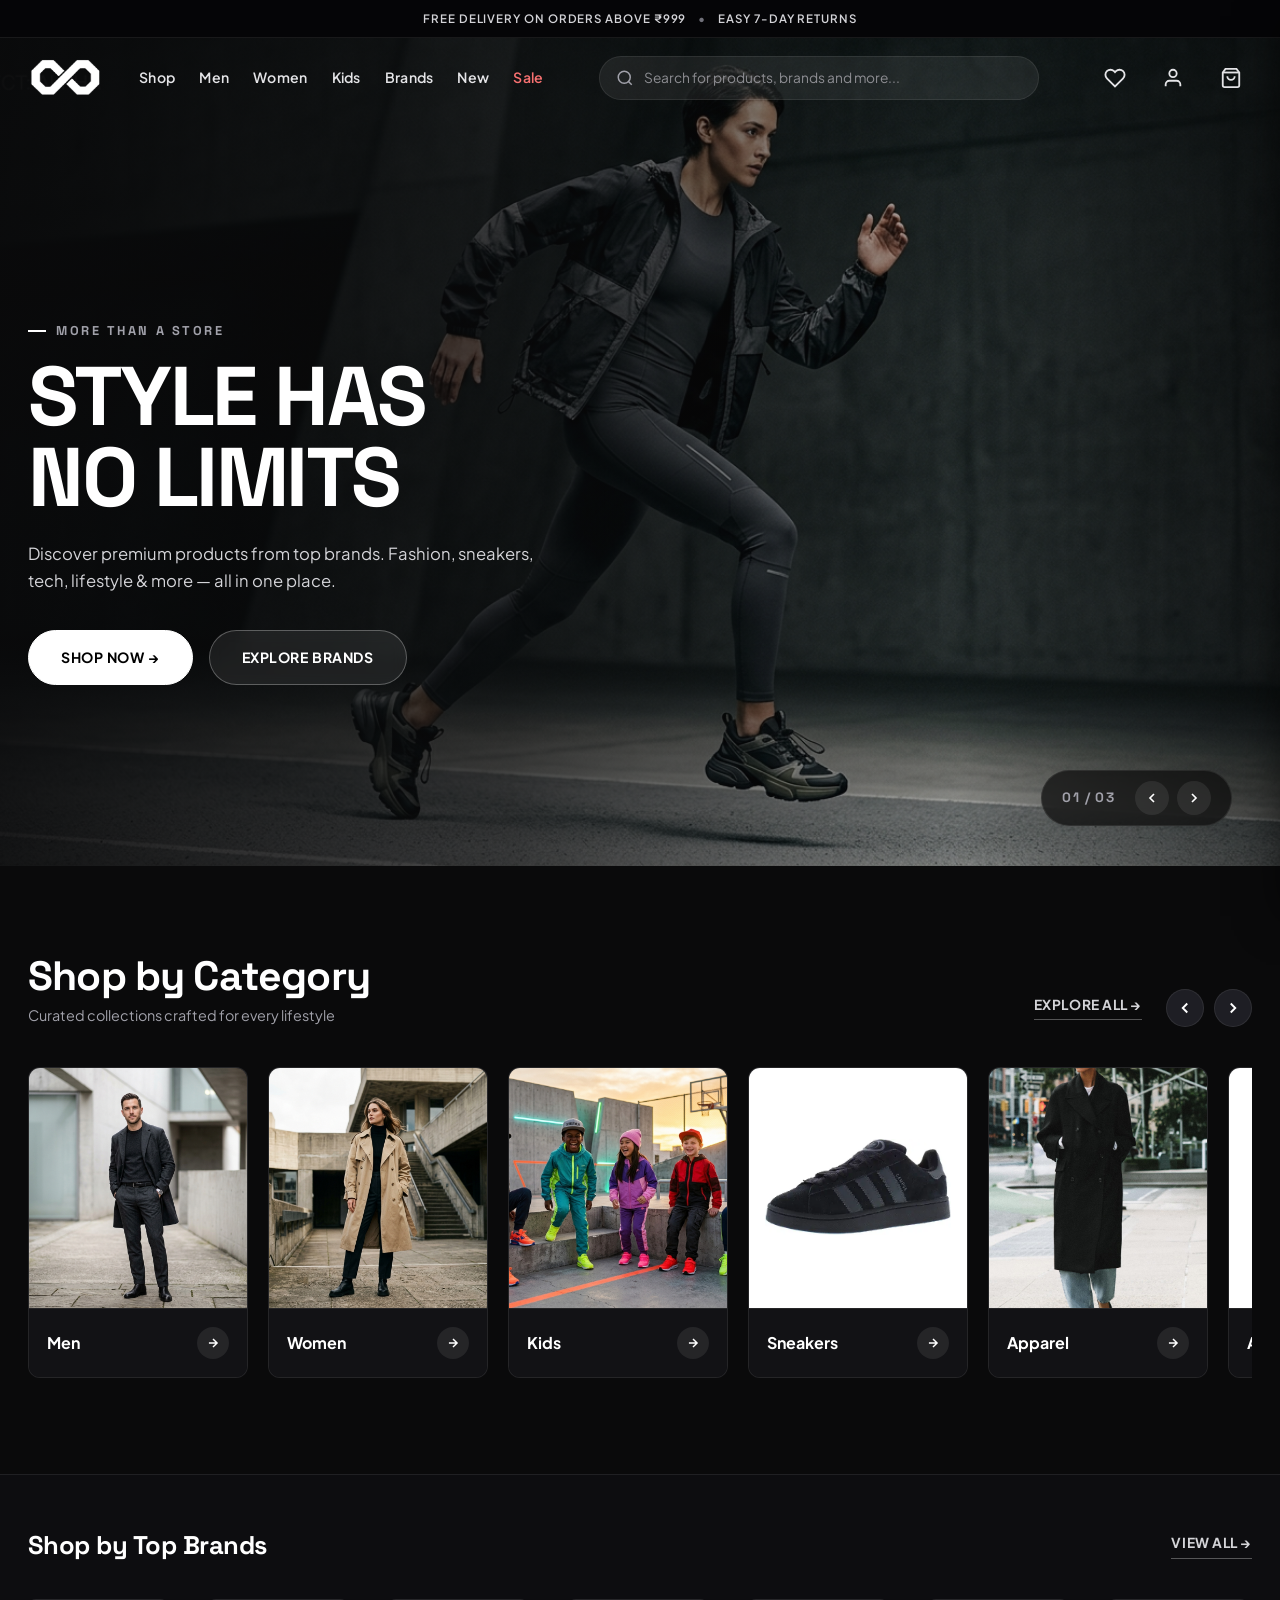
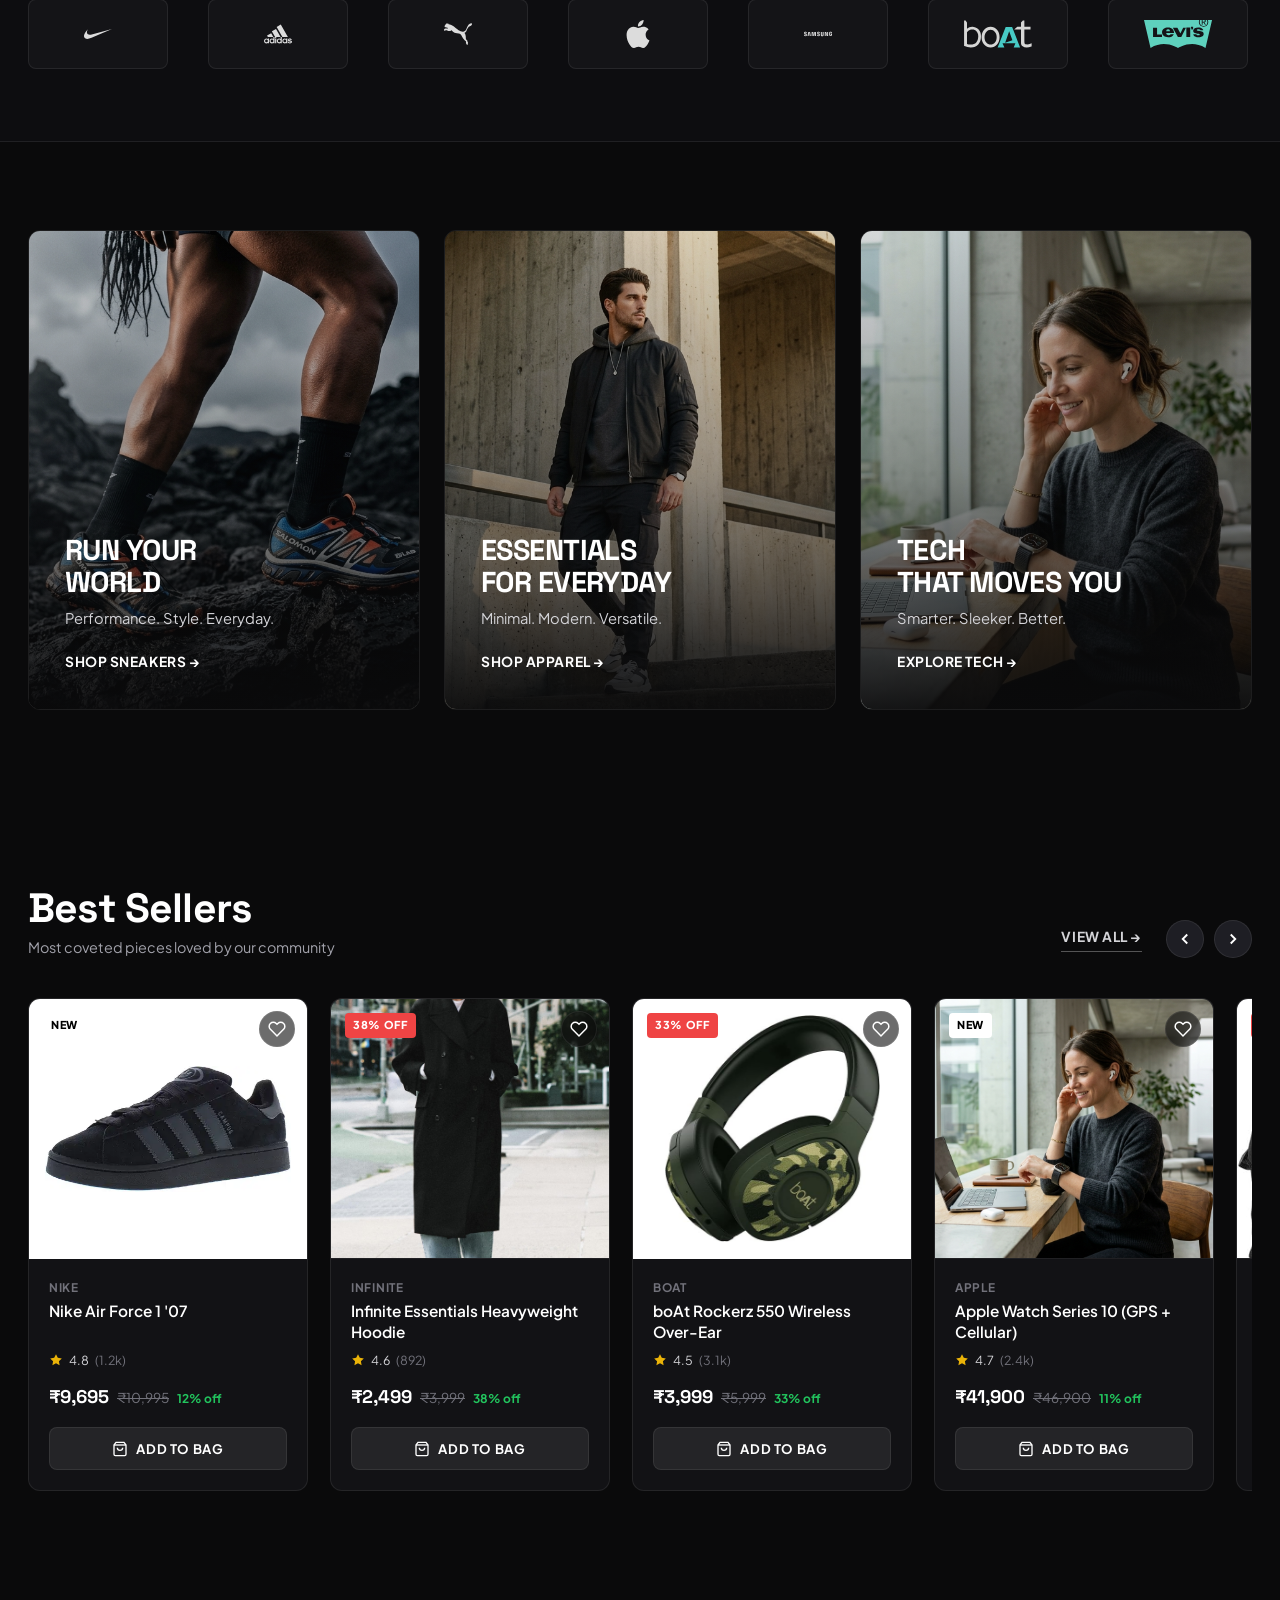
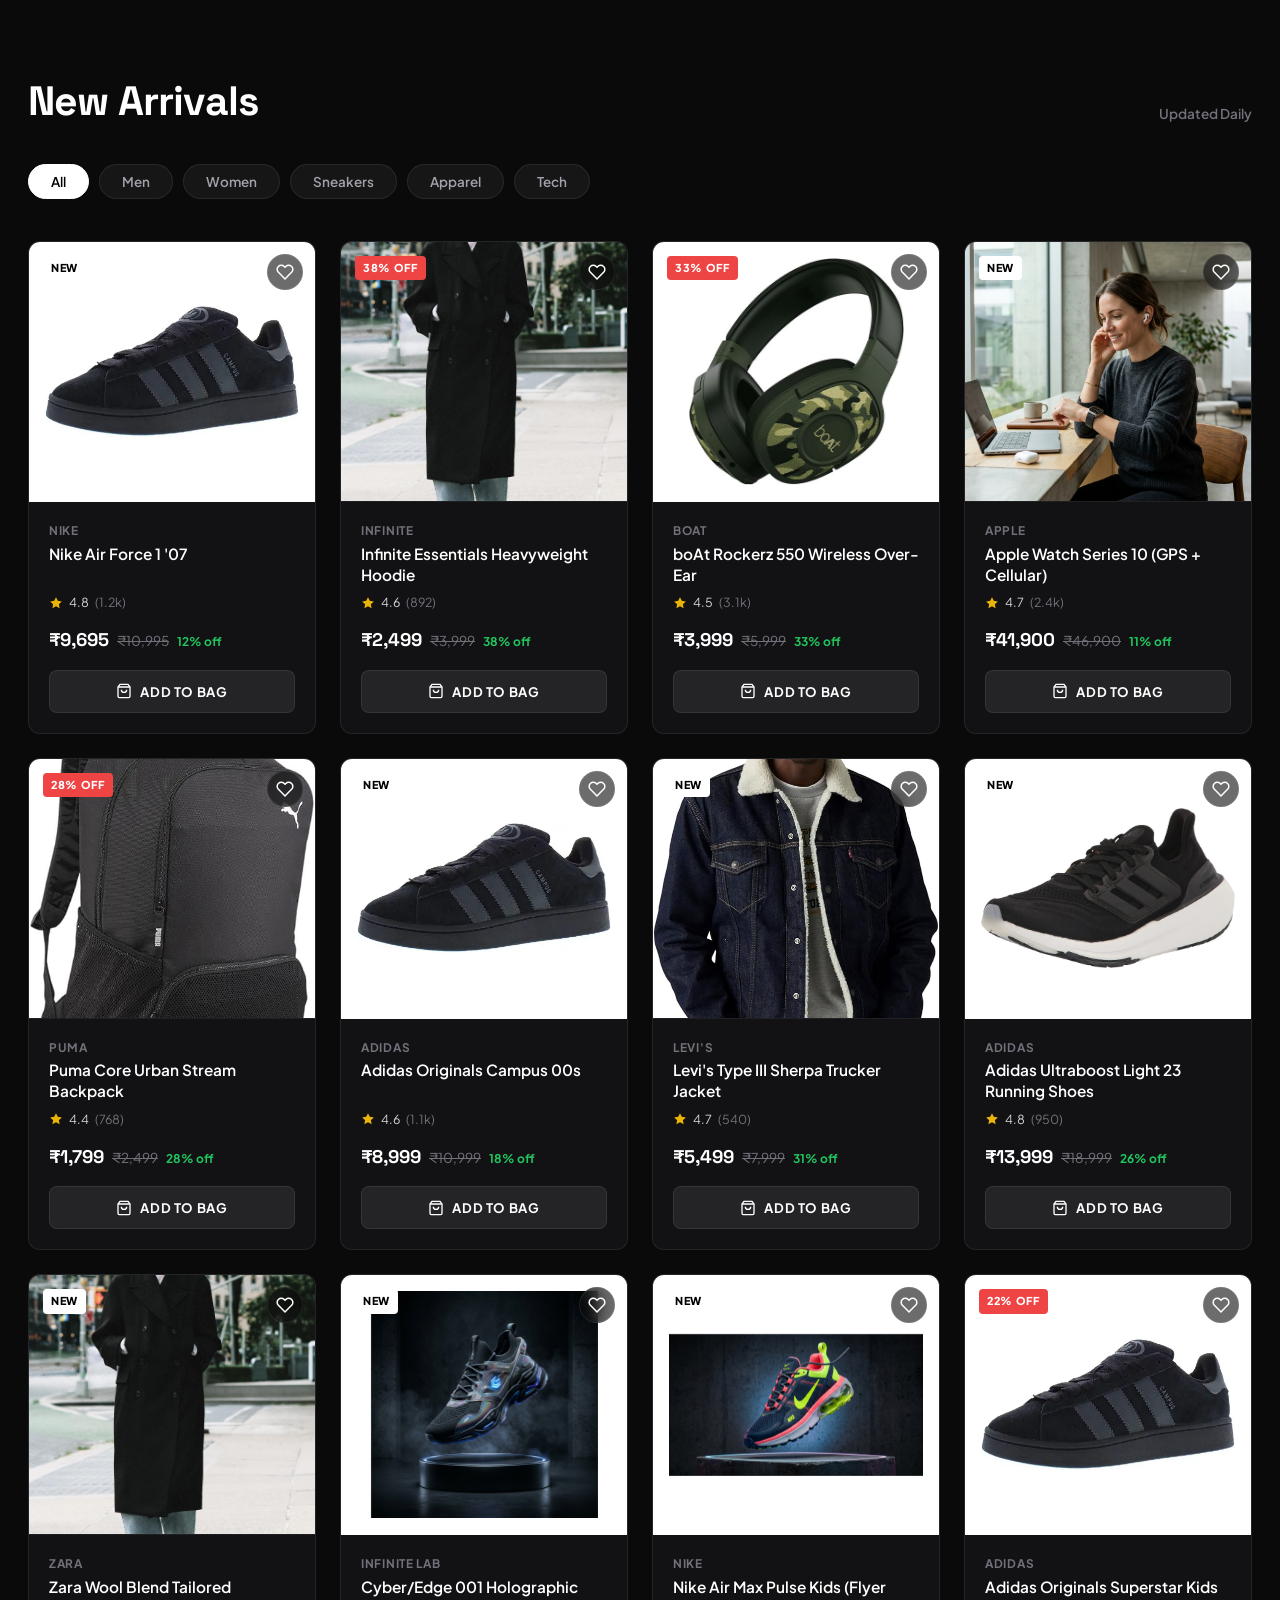
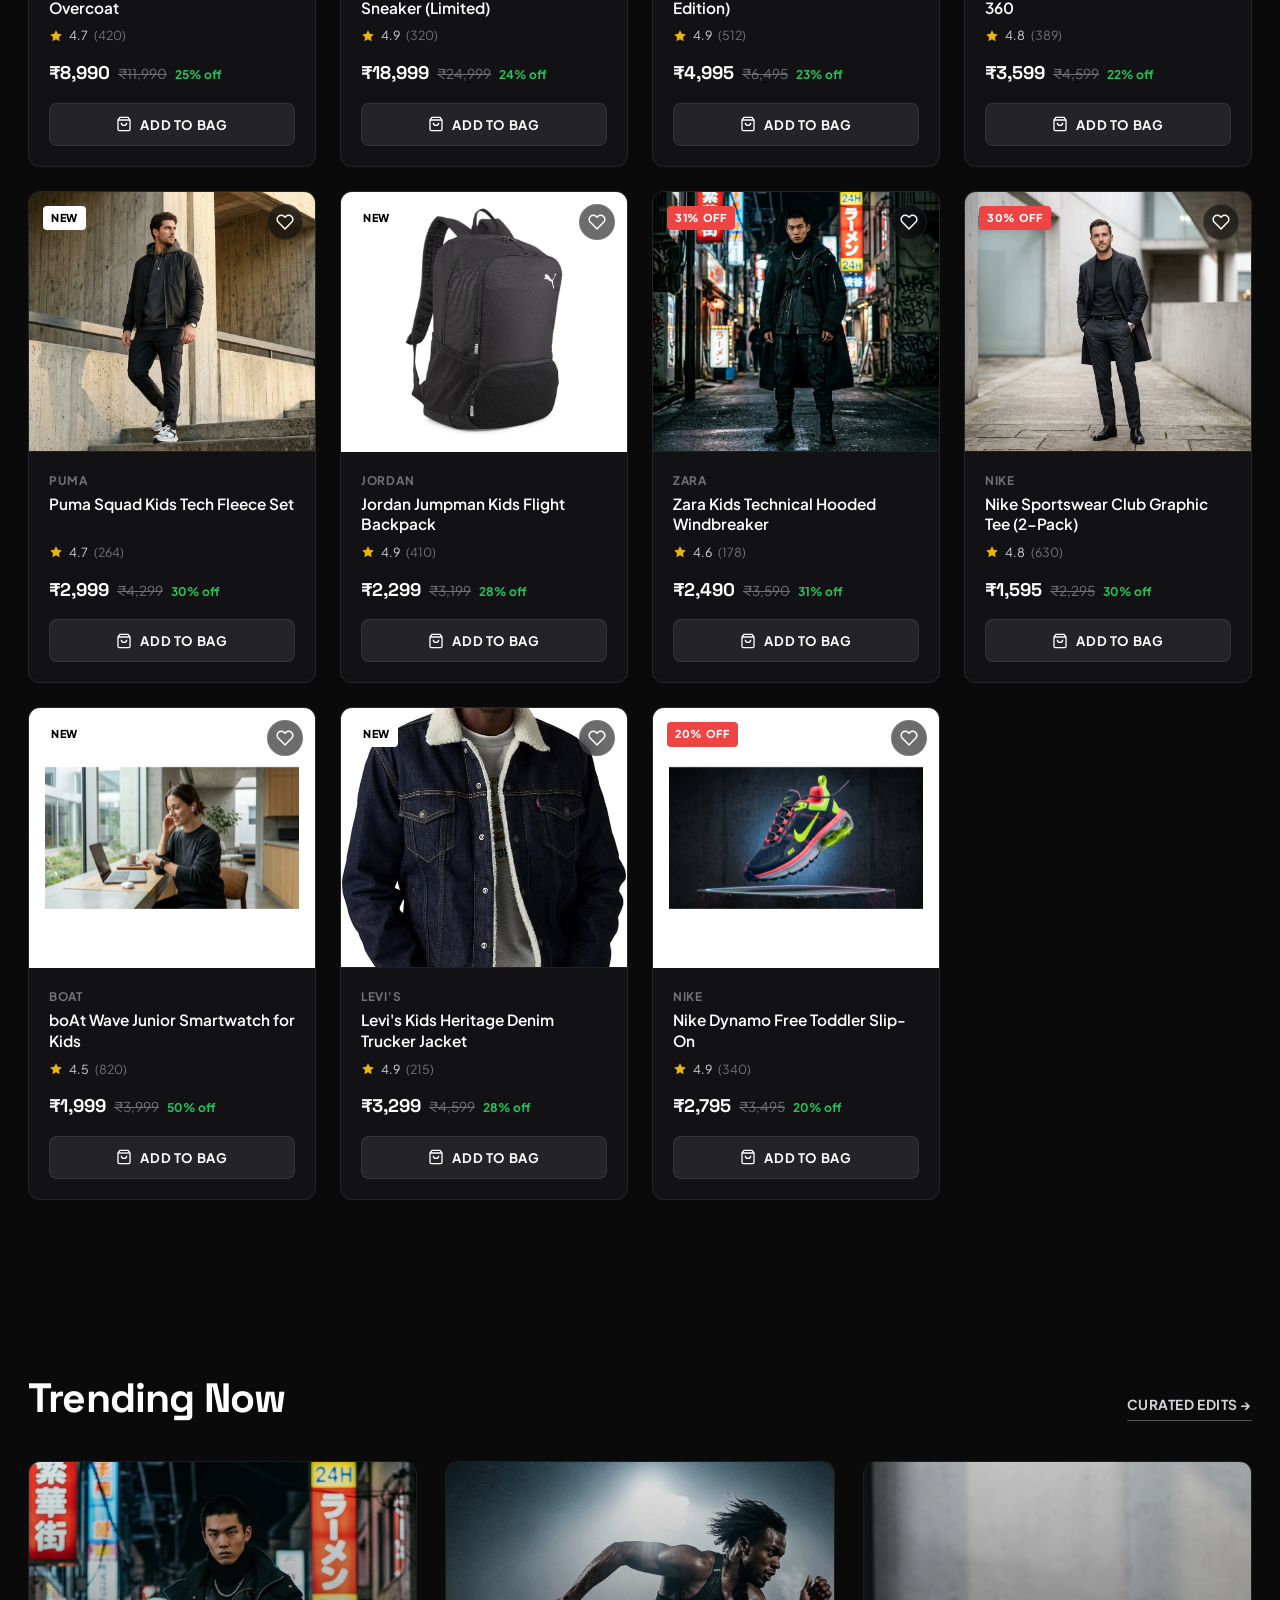
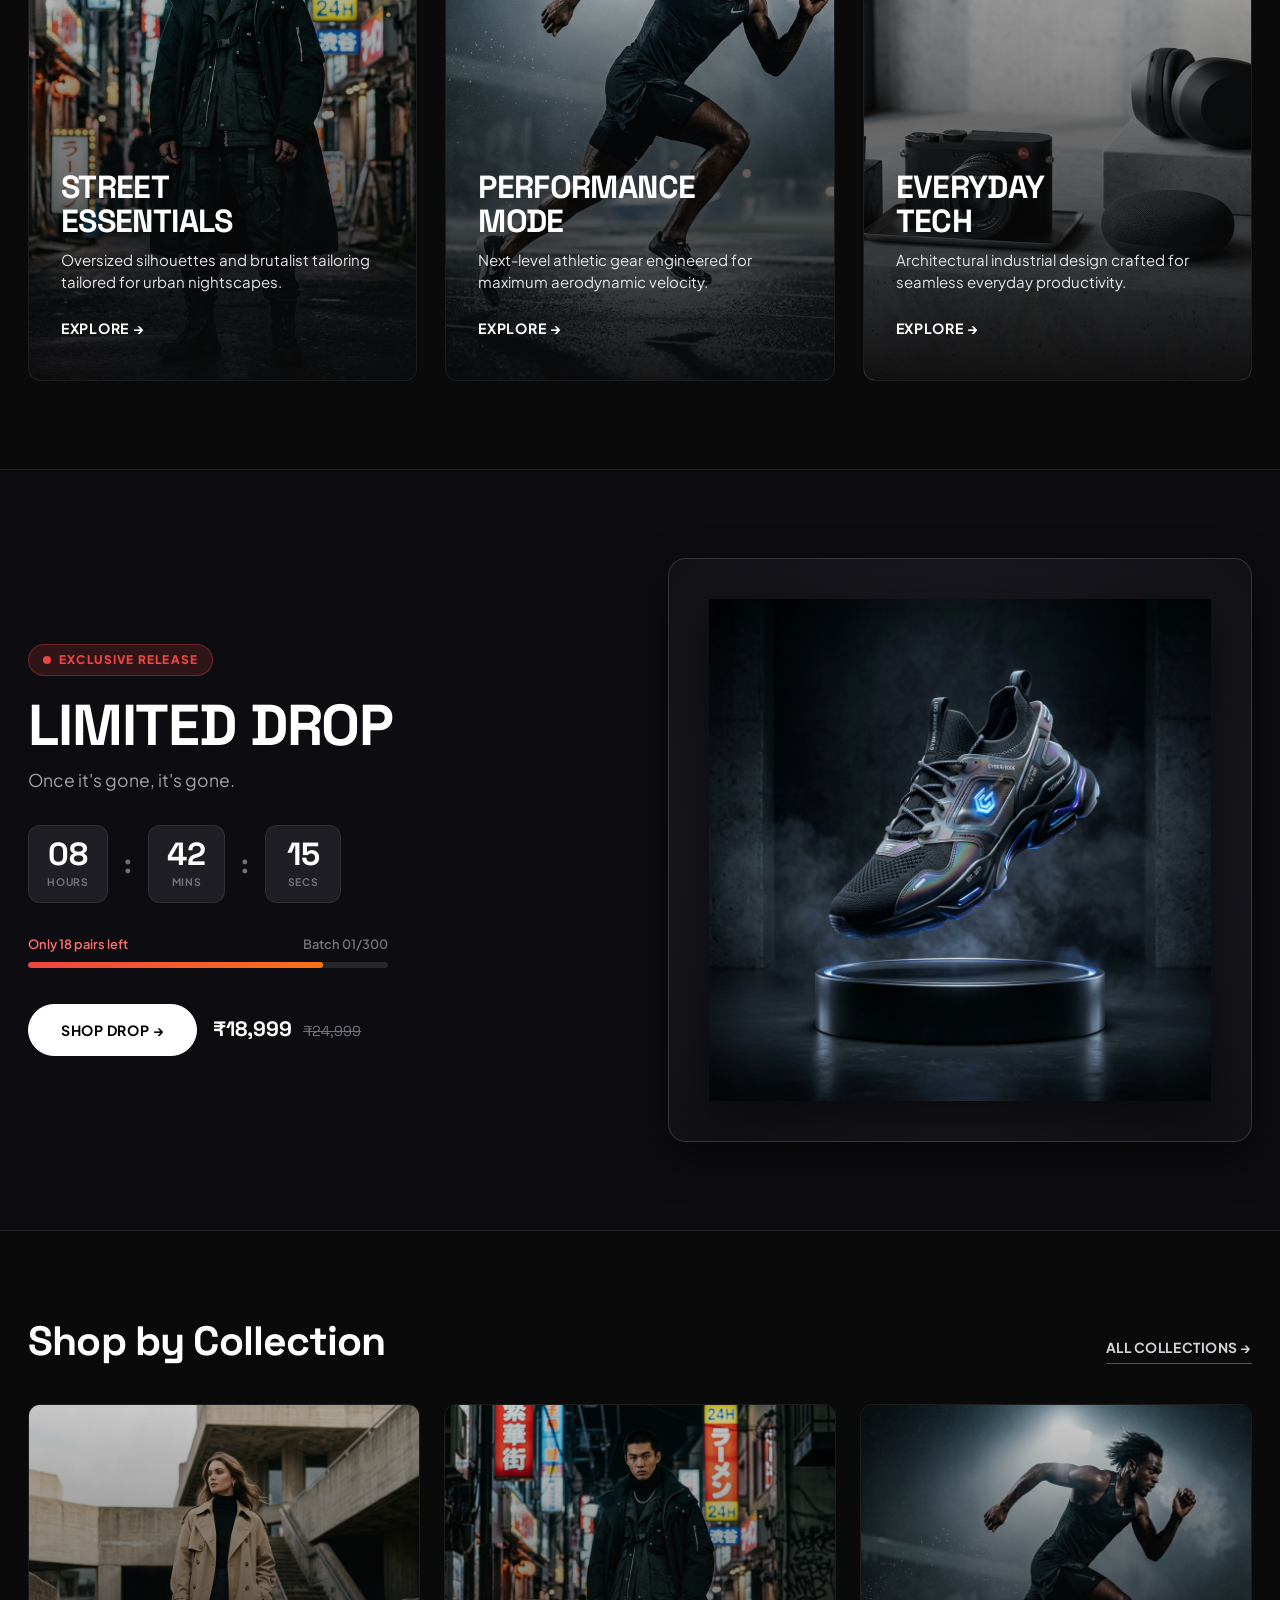
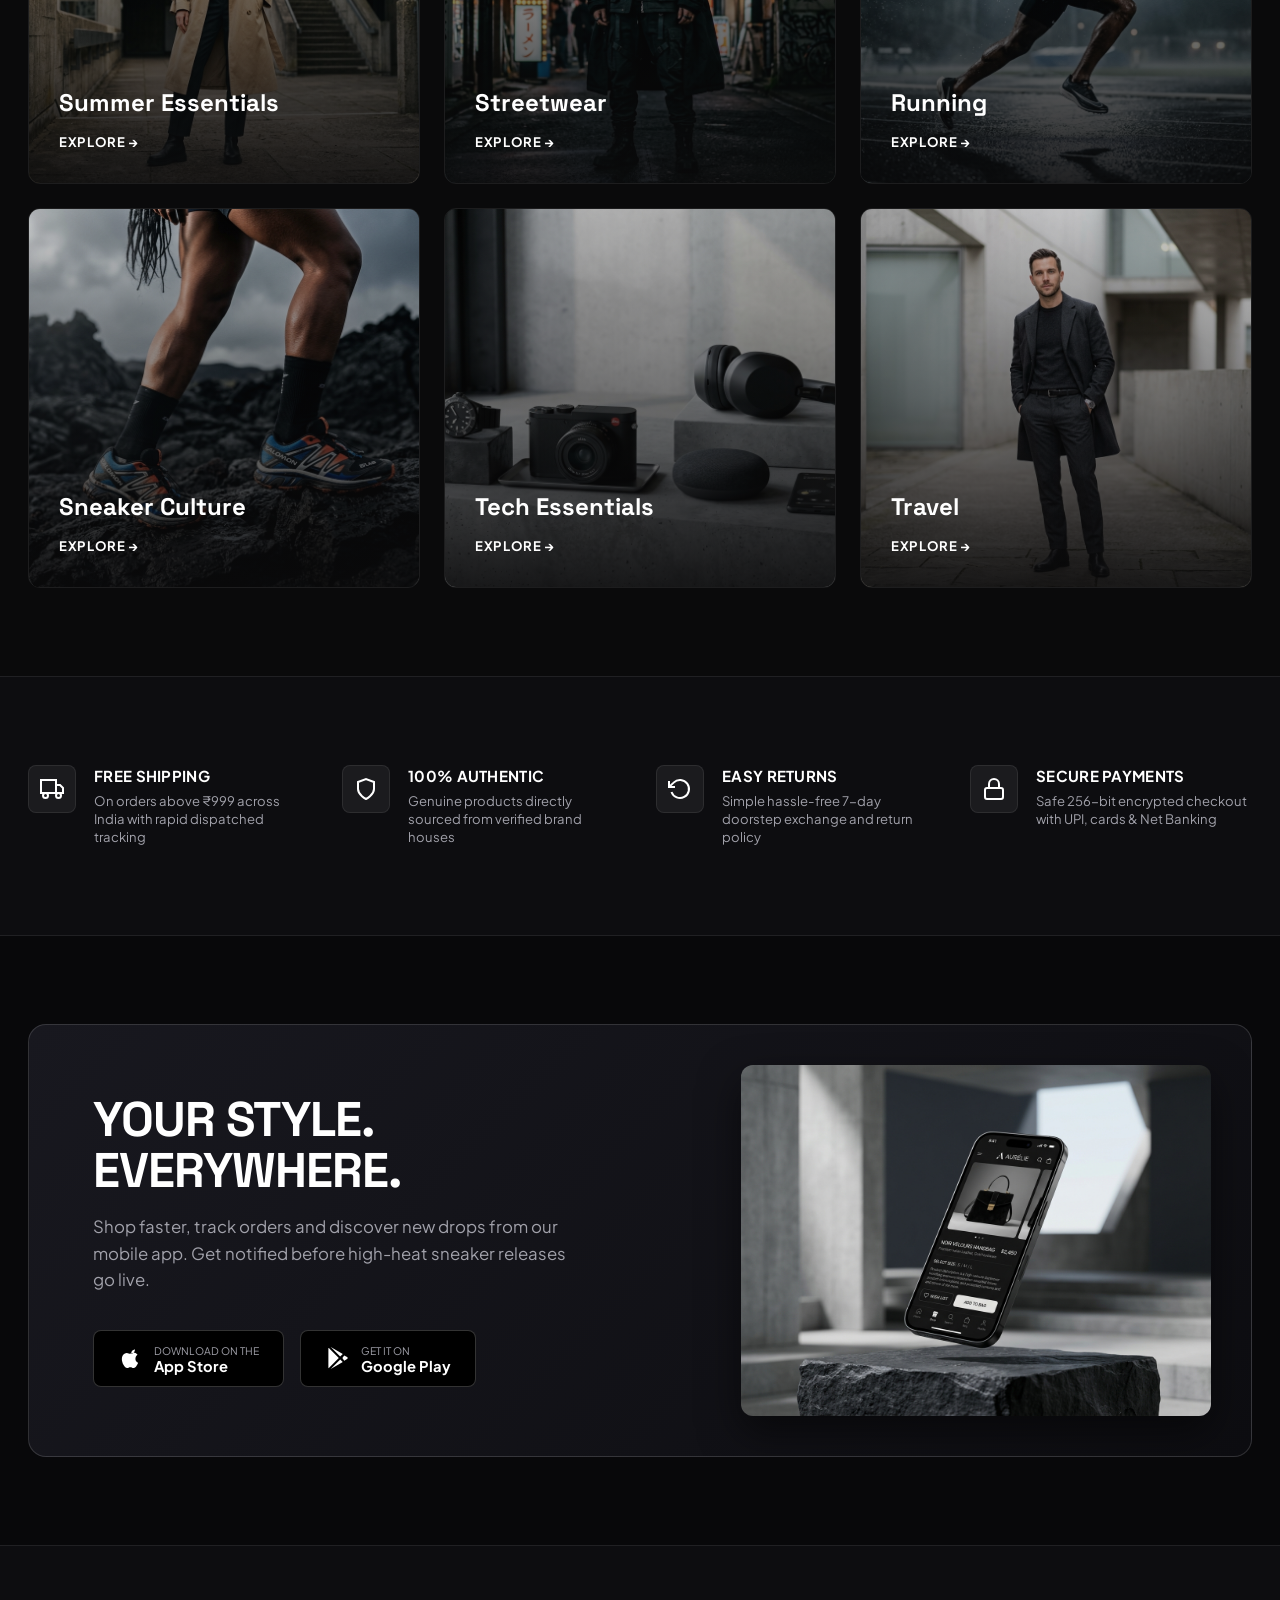
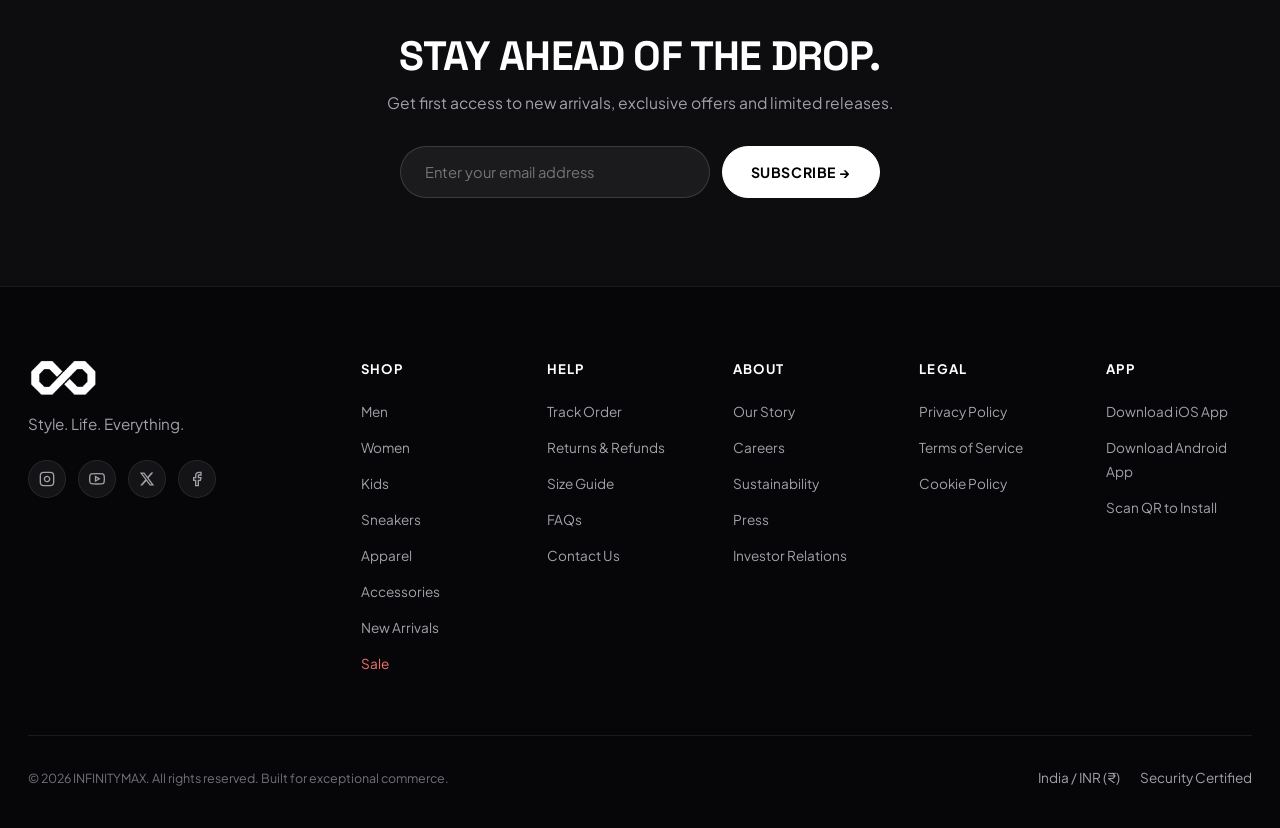
<file: index.html>
<!DOCTYPE html>
<html lang="en">
<head>
  <meta charset="UTF-8">
  <meta name="viewport" content="width=device-width, initial-scale=1.0">
  <title>INFINITYMAX — Style Has No Limits | Premium Multi-Brand Marketplace</title>
  <meta name="description" content="Discover premium footwear, designer apparel, wearable tech, and curated lifestyle drops from Nike, Adidas, Apple, Puma, and more at INFINITYMAX.">

  <!-- Favicon / Brand Identity -->
  <link rel="icon" type="image/png" href="assets/logo/logo.png">

  <!-- Google Fonts Preconnect & Inter / Plus Jakarta Sans / Space Grotesk -->
  <link rel="preconnect" href="https://fonts.googleapis.com">
  <link rel="preconnect" href="https://fonts.gstatic.com" crossorigin>
  <link href="https://fonts.googleapis.com/css2?family=Plus+Jakarta+Sans:ital,wght@0,300;0,400;0,500;0,600;0,700;0,800;1,400&family=Space+Grotesk:wght@500;700&display=swap" rel="stylesheet">

  <!-- Production Stylesheet -->
  <link rel="stylesheet" href="css/style.css">
</head>
<body>

  <!-- ======================================================================
       1. ANNOUNCEMENT BAR
       ====================================================================== -->
  <aside class="announcement-bar" role="complementary" aria-label="Announcement">
    <span>FREE DELIVERY ON ORDERS ABOVE ₹999</span>
    <span class="announcement-bullet">•</span>
    <span>EASY 7-DAY RETURNS</span>
  </aside>

  <!-- ======================================================================
       2. STICKY HEADER & NAVIGATION
       ====================================================================== -->
  <header class="site-header" id="siteHeader" role="banner">
    <div class="container header-inner">
      
      <!-- Left: Brand Logo & Desktop Navigation -->
      <div class="header-left">
        <a href="index.html" class="brand-logo" aria-label="INFINITYMAX Home">
          <img src="assets/logo/logo.png" alt="INFINITYMAX Logo">
        </a>

        <nav class="main-nav" role="navigation" aria-label="Primary Navigation">
          <a href="#categories" class="nav-link">Shop</a>
          <a href="#newarrivals" class="nav-link">Men</a>
          <a href="#newarrivals" class="nav-link">Women</a>
          <a href="kids.html" class="nav-link">Kids</a>
          <a href="#brands" class="nav-link">Brands</a>
          <a href="#newarrivals" class="nav-link">New</a>
          <a href="#limiteddrop" class="nav-link sale-link">Sale</a>
        </nav>
      </div>

      <!-- Center: Search Input with Auto-Suggestions -->
      <div class="header-search">
        <div class="search-input-wrap">
          <svg class="search-icon" viewBox="0 0 24 24" fill="none" stroke="currentColor" stroke-width="2">
            <circle cx="11" cy="11" r="8"/>
            <line x1="21" y1="21" x2="16.65" y2="16.65"/>
          </svg>
          <input 
            type="text" 
            id="headerSearchInput" 
            class="search-input" 
            placeholder="Search for products, brands and more..." 
            autocomplete="off"
            aria-label="Search catalog"
          >
          <button class="search-clear-btn" id="searchClearBtn" aria-label="Clear search">✕</button>
        </div>

        <!-- Search Dropdown Box -->
        <div class="search-dropdown" id="searchDropdown">
          <div id="searchResultsWrap">
            <div class="search-dropdown-section">
              <div class="dropdown-section-title">Trending Searches</div>
              <div class="search-tags">
                <button class="search-tag">Nike Air Force</button>
                <button class="search-tag">Adidas Campus</button>
                <button class="search-tag">Heavyweight Hoodie</button>
                <button class="search-tag">Apple Watch</button>
                <button class="search-tag">Overcoat</button>
              </div>
            </div>
            <div class="search-dropdown-section">
              <div class="dropdown-section-title">Popular Brands</div>
              <div class="search-tags">
                <button class="search-tag">Nike</button>
                <button class="search-tag">Adidas</button>
                <button class="search-tag">Apple</button>
                <button class="search-tag">Zara</button>
                <button class="search-tag">Puma</button>
              </div>
            </div>
          </div>
        </div>
      </div>

      <!-- Right: User Actions (Wishlist, Account, Cart) -->
      <div class="header-actions">
        <!-- Wishlist -->
        <a href="wishlist.html" class="header-action-btn" id="wishlistHeaderBtn" aria-label="View Wishlist">
          <svg viewBox="0 0 24 24" fill="none" stroke="currentColor" stroke-width="2">
            <path d="M20.84 4.61a5.5 5.5 0 0 0-7.78 0L12 5.67l-1.06-1.06a5.5 5.5 0 0 0-7.78 7.78l1.06 1.06L12 21.23l7.78-7.78 1.06-1.06a5.5 5.5 0 0 0 0-7.78z"/>
          </svg>
          <span class="badge-count wishlist-count-badge" style="display: none;">0</span>
        </a>

        <!-- Account -->
        <a href="account.html" class="header-action-btn" id="accountHeaderBtn" aria-label="User Account">
          <svg viewBox="0 0 24 24" fill="none" stroke="currentColor" stroke-width="2">
            <path d="M20 21v-2a4 4 0 0 0-4-4H8a4 4 0 0 0-4 4v2"/>
            <circle cx="12" cy="7" r="4"/>
          </svg>
        </a>

        <!-- Cart Bag -->
        <button class="header-action-btn open-cart-btn" id="cartHeaderBtn" aria-label="View Shopping Bag">
          <svg viewBox="0 0 24 24" fill="none" stroke="currentColor" stroke-width="2">
            <path d="M6 2L3 6v14a2 2 0 0 0 2 2h14a2 2 0 0 0 2-2V6l-3-4z"/>
            <line x1="3" y1="6" x2="21" y2="6"/>
            <path d="M16 10a4 4 0 0 1-8 0"/>
          </svg>
          <span class="badge-count cart-count-badge" style="display: none;">0</span>
        </button>

        <!-- Mobile Menu Hamburger Trigger -->
        <button class="header-action-btn mobile-menu-btn" id="mobileMenuBtn" aria-label="Open Navigation Menu">
          <svg viewBox="0 0 24 24" fill="none" stroke="currentColor" stroke-width="2">
            <line x1="3" y1="12" x2="21" y2="12"/>
            <line x1="3" y1="6" x2="21" y2="6"/>
            <line x1="3" y1="18" x2="21" y2="18"/>
          </svg>
        </button>
      </div>

    </div>
  </header>

  <!-- ======================================================================
       MOBILE NAVIGATION DRAWER
       ====================================================================== -->
  <div class="mobile-nav-backdrop" id="mobileNavBackdrop"></div>
  <nav class="mobile-nav-drawer" id="mobileNavDrawer" aria-label="Mobile Navigation">
    <div class="mobile-nav-header">
      <img src="assets/logo/logo.png" alt="INFINITYMAX" style="height: 32px;">
      <button class="modal-close-btn" id="mobileNavClose" aria-label="Close Mobile Menu" style="position: static;">
        <svg viewBox="0 0 24 24" fill="none" stroke="currentColor" stroke-width="2.5">
          <line x1="18" y1="6" x2="6" y2="18"/>
          <line x1="6" y1="6" x2="18" y2="18"/>
        </svg>
      </button>
    </div>

    <div class="mobile-nav-list">
      <a href="#categories" class="mobile-nav-link">Shop <span>→</span></a>
      <a href="#newarrivals" class="mobile-nav-link">Men <span>→</span></a>
      <a href="#newarrivals" class="mobile-nav-link">Women <span>→</span></a>
      <a href="kids.html" class="mobile-nav-link">Kids <span>→</span></a>
      <a href="#brands" class="mobile-nav-link">Brands <span>→</span></a>
      <a href="#newarrivals" class="mobile-nav-link">New Arrivals <span>→</span></a>
      <a href="#limiteddrop" class="mobile-nav-link" style="color: #f87171;">Sale <span>→</span></a>
    </div>

    <div class="mobile-nav-footer">
      <button class="mobile-nav-account-btn open-cart-btn">
        <svg viewBox="0 0 24 24" width="20" height="20" fill="none" stroke="currentColor" stroke-width="2">
          <path d="M6 2L3 6v14a2 2 0 0 0 2 2h14a2 2 0 0 0 2-2V6l-3-4z"/>
          <line x1="3" y1="6" x2="21" y2="6"/>
          <path d="M16 10a4 4 0 0 1-8 0"/>
        </svg>
        <span>Shopping Bag (<span class="cart-count-badge">0</span>)</span>
      </button>
    </div>
  </nav>

  <!-- ======================================================================
       MAIN CONTENT CONTAINER
       ====================================================================== -->
  <main id="mainContent">

    <!-- ====================================================================
         3. HERO SECTION (Cinematic Carousel)
         ==================================================================== -->
    <section class="hero-section" aria-label="Campaign Highlights">
      <!-- Background Slider Track -->
      <div class="hero-slider" id="heroSliderTrack"></div>

      <!-- Dynamic Hero Content -->
      <div class="container" style="position: relative; z-index: 10; width: 100%;">
        <div class="hero-content" id="heroContent">
          <!-- Populated by JavaScript -->
        </div>
      </div>

      <!-- Carousel Navigation Controls -->
      <div class="hero-controls" aria-label="Hero Carousel Controls">
        <span class="hero-counter" id="heroCounter">01 / 03</span>
        <div class="hero-nav-btns">
          <button class="hero-ctrl-btn" id="heroPrevBtn" aria-label="Previous Slide">
            <svg viewBox="0 0 24 24" fill="none" stroke="currentColor" stroke-width="2.5">
              <path d="M15 18l-6-6 6-6"/>
            </svg>
          </button>
          <button class="hero-ctrl-btn" id="heroNextBtn" aria-label="Next Slide">
            <svg viewBox="0 0 24 24" fill="none" stroke="currentColor" stroke-width="2.5">
              <path d="M9 18l6-6-6-6"/>
            </svg>
          </button>
        </div>
      </div>
    </section>

    <!-- ====================================================================
         4. SHOP BY CATEGORY
         ==================================================================== -->
    <section class="section-pad" id="categories" aria-labelledby="catHeading">
      <div class="container">
        <div class="section-header">
          <div>
            <h2 class="section-title" id="catHeading">Shop by Category</h2>
            <p style="font-size: 0.9rem; color: var(--text-secondary); margin-top: 6px;">Curated collections crafted for every lifestyle</p>
          </div>
          <div style="display: flex; align-items: center; gap: 24px;">
            <a href="#newarrivals" class="section-view-all">Explore All →</a>
            <div class="carousel-nav-arrows">
              <button class="carousel-arrow" id="categoryPrevBtn" aria-label="Previous categories">
                <svg viewBox="0 0 24 24" fill="none" stroke="currentColor" stroke-width="2.5"><path d="M15 18l-6-6 6-6"/></svg>
              </button>
              <button class="carousel-arrow" id="categoryNextBtn" aria-label="Next categories">
                <svg viewBox="0 0 24 24" fill="none" stroke="currentColor" stroke-width="2.5"><path d="M9 18l6-6-6-6"/></svg>
              </button>
            </div>
          </div>
        </div>

        <div class="category-carousel-wrap">
          <div class="category-track" id="categoryTrack" role="region" aria-label="Category Carousel">
            <!-- Dynamically populated -->
          </div>
        </div>
      </div>
    </section>

    <!-- ====================================================================
         5. TOP BRANDS
         ==================================================================== -->
    <section class="brands-section section-pad-sm" id="brands" aria-labelledby="brandsHeading">
      <div class="container">
        <div class="section-header" style="margin-bottom: 24px;">
          <h2 class="section-title" id="brandsHeading" style="font-size: 1.6rem;">Shop by Top Brands</h2>
          <a href="#bestsellers" class="section-view-all">View All →</a>
        </div>

        <div class="brands-carousel-container">
          <div class="brands-track" id="brandsTrack">
            <!-- Dynamically populated from SVG brand files -->
          </div>
        </div>
      </div>
    </section>

    <!-- ====================================================================
         6. PROMOTIONAL CAMPAIGNS (3-Column Editorial Grid)
         ==================================================================== -->
    <section class="section-pad" id="campaigns" aria-label="Featured Promotional Campaigns">
      <div class="container">
        <div class="campaigns-grid">
          
          <!-- Card 1 -->
          <article class="campaign-card">
            <img src="assets/banners/campaign_sneakers_editorial_1789480901823.jpg" class="campaign-bg-img" alt="Run Your World Trail Running Sneakers" loading="lazy">
            <div class="campaign-overlay"></div>
            <div class="campaign-content">
              <h3 class="campaign-title">RUN YOUR<br>WORLD</h3>
              <p class="campaign-desc">Performance. Style. Everyday.</p>
              <a href="#newarrivals" class="campaign-link">Shop Sneakers →</a>
            </div>
          </article>

          <!-- Card 2 -->
          <article class="campaign-card">
            <img src="assets/banners/campaign_apparel_editorial_1789480944172.jpg" class="campaign-bg-img" alt="Essentials For Everyday Minimal Streetwear" loading="lazy">
            <div class="campaign-overlay"></div>
            <div class="campaign-content">
              <h3 class="campaign-title">ESSENTIALS<br>FOR EVERYDAY</h3>
              <p class="campaign-desc">Minimal. Modern. Versatile.</p>
              <a href="#newarrivals" class="campaign-link">Shop Apparel →</a>
            </div>
          </article>

          <!-- Card 3 -->
          <article class="campaign-card">
            <img src="assets/banners/campaign_tech_editorial_1789480985992.jpg" class="campaign-bg-img" alt="Tech That Moves You Smart Devices" loading="lazy">
            <div class="campaign-overlay"></div>
            <div class="campaign-content">
              <h3 class="campaign-title">TECH<br>THAT MOVES YOU</h3>
              <p class="campaign-desc">Smarter. Sleeker. Better.</p>
              <a href="#bestsellers" class="campaign-link">Explore Tech →</a>
            </div>
          </article>

        </div>
      </div>
    </section>

    <!-- ====================================================================
         7. BEST SELLERS CAROUSEL
         ==================================================================== -->
    <section class="section-pad" id="bestsellers" aria-labelledby="bestSellersHeading">
      <div class="container">
        <div class="section-header">
          <div>
            <h2 class="section-title" id="bestSellersHeading">Best Sellers</h2>
            <p style="font-size: 0.9rem; color: var(--text-secondary); margin-top: 6px;">Most coveted pieces loved by our community</p>
          </div>
          <div style="display: flex; align-items: center; gap: 24px;">
            <a href="#newarrivals" class="section-view-all">View All →</a>
            <div class="carousel-nav-arrows">
              <button class="carousel-arrow" id="bestSellersPrev" aria-label="Previous best sellers">
                <svg viewBox="0 0 24 24" fill="none" stroke="currentColor" stroke-width="2.5"><path d="M15 18l-6-6 6-6"/></svg>
              </button>
              <button class="carousel-arrow" id="bestSellersNext" aria-label="Next best sellers">
                <svg viewBox="0 0 24 24" fill="none" stroke="currentColor" stroke-width="2.5"><path d="M9 18l6-6-6-6"/></svg>
              </button>
            </div>
          </div>
        </div>

        <div class="products-carousel-track" id="bestSellersTrack">
          <!-- Injected dynamically via script.js -->
        </div>
      </div>
    </section>

    <!-- ====================================================================
         8. NEW ARRIVALS & CATEGORY FILTERING
         ==================================================================== -->
    <section class="section-pad" id="newarrivals" aria-labelledby="newArrivalsHeading">
      <div class="container">
        <div class="section-header">
          <h2 class="section-title" id="newArrivalsHeading">New Arrivals</h2>
          <span style="font-size: 0.85rem; color: var(--text-tertiary); font-weight: 600;">Updated Daily</span>
        </div>

        <!-- Filter Tab Buttons -->
        <div class="filter-tabs-wrapper" role="tablist" aria-label="Filter New Arrivals">
          <button class="filter-tab active" data-filter="All" role="tab">All</button>
          <button class="filter-tab" data-filter="Men" role="tab">Men</button>
          <button class="filter-tab" data-filter="Women" role="tab">Women</button>
          <button class="filter-tab" data-filter="Sneakers" role="tab">Sneakers</button>
          <button class="filter-tab" data-filter="Apparel" role="tab">Apparel</button>
          <button class="filter-tab" data-filter="Tech" role="tab">Tech</button>
        </div>

        <!-- Filtered Dynamic Products Grid -->
        <div class="products-grid" id="newArrivalsGrid">
          <!-- Injected dynamically via script.js -->
        </div>
      </div>
    </section>

    <!-- ====================================================================
         9. TRENDING NOW (Editorial Cards)
         ==================================================================== -->
    <section class="section-pad" id="trending" aria-labelledby="trendingHeading">
      <div class="container">
        <div class="section-header">
          <h2 class="section-title" id="trendingHeading">Trending Now</h2>
          <a href="#campaigns" class="section-view-all">Curated Edits →</a>
        </div>

        <div class="trending-grid">
          
          <!-- Card 1 -->
          <article class="trending-card">
            <img src="assets/banners/trending_street_essentials_1789481025145.jpg" class="trending-bg" alt="Street Essentials Dark Tokyo Nightwear" loading="lazy">
            <div class="trending-overlay"></div>
            <div class="trending-content">
              <h3 class="trending-title">STREET<br>ESSENTIALS</h3>
              <p class="trending-desc">Oversized silhouettes and brutalist tailoring tailored for urban nightscapes.</p>
              <a href="#newarrivals" class="trending-link">Explore →</a>
            </div>
          </article>

          <!-- Card 2 -->
          <article class="trending-card">
            <img src="assets/banners/trending_performance_mode_1789481073156.jpg" class="trending-bg" alt="Performance Mode Athletic Aerodynamics" loading="lazy">
            <div class="trending-overlay"></div>
            <div class="trending-content">
              <h3 class="trending-title">PERFORMANCE<br>MODE</h3>
              <p class="trending-desc">Next-level athletic gear engineered for maximum aerodynamic velocity.</p>
              <a href="#bestsellers" class="trending-link">Explore →</a>
            </div>
          </article>

          <!-- Card 3 -->
          <article class="trending-card">
            <img src="assets/banners/trending_everyday_tech_1789481118773.jpg" class="trending-bg" alt="Everyday Tech Minimalist Gadgets" loading="lazy">
            <div class="trending-overlay"></div>
            <div class="trending-content">
              <h3 class="trending-title">EVERYDAY<br>TECH</h3>
              <p class="trending-desc">Architectural industrial design crafted for seamless everyday productivity.</p>
              <a href="#limiteddrop" class="trending-link">Explore →</a>
            </div>
          </article>

        </div>
      </div>
    </section>

    <!-- ====================================================================
         10. LIMITED DROP SECTION (Dark Promotional Showcase)
         ==================================================================== -->
    <section class="section-pad limited-drop-section" id="limiteddrop" aria-labelledby="dropHeading">
      <div class="container">
        <div class="limited-drop-wrap">
          
          <!-- Left: Copy & Countdown -->
          <div class="drop-info">
            <div class="drop-badge">
              <span class="pulse-dot"></span>
              <span>EXCLUSIVE RELEASE</span>
            </div>

            <h2 class="drop-title" id="dropHeading">LIMITED DROP</h2>
            <p class="drop-subtitle">Once it's gone, it's gone.</p>

            <!-- Countdown Timer -->
            <div class="countdown-box" aria-label="Drop countdown timer">
              <div class="countdown-unit">
                <span class="countdown-num" id="dropHours">08</span>
                <span class="countdown-label">Hours</span>
              </div>
              <span class="countdown-sep">:</span>
              <div class="countdown-unit">
                <span class="countdown-num" id="dropMins">42</span>
                <span class="countdown-label">Mins</span>
              </div>
              <span class="countdown-sep">:</span>
              <div class="countdown-unit">
                <span class="countdown-num" id="dropSecs">19</span>
                <span class="countdown-label">Secs</span>
              </div>
            </div>

            <!-- Limited Stock Indicator -->
            <div class="stock-indicator">
              <div class="stock-meta">
                <span style="color: #f87171;">Only 18 pairs left</span>
                <span style="color: var(--text-tertiary);">Batch 01/300</span>
              </div>
              <div class="stock-bar-outer">
                <div class="stock-bar-inner"></div>
              </div>
            </div>

            <div style="display: flex; gap: 16px; align-items: center; flex-wrap: wrap;">
              <button class="btn btn-primary" id="shopDropBtn">SHOP DROP →</button>
              <span style="font-family: var(--font-display); font-size: 1.3rem; font-weight: 800; color: #ffffff;">₹18,999 <span style="font-size: 0.9rem; color: var(--text-tertiary); text-decoration: line-through; font-weight: normal; margin-left: 6px;">₹24,999</span></span>
            </div>
          </div>

          <!-- Right: Product Presentation -->
          <div class="drop-img-box">
            <img src="assets/products/limited-drop.jpg" alt="Cyber/Edge 001 Holographic Sneaker Showcase" loading="lazy">
          </div>

        </div>
      </div>
    </section>

    <!-- ====================================================================
         11. SHOP BY COLLECTION
         ==================================================================== -->
    <section class="section-pad" id="collections" aria-labelledby="collectionsHeading">
      <div class="container">
        <div class="section-header">
          <h2 class="section-title" id="collectionsHeading">Shop by Collection</h2>
          <a href="#newarrivals" class="section-view-all">All Collections →</a>
        </div>

        <div class="collections-grid">
          
          <div class="collection-card">
            <img src="assets/banners/cat_women_1789481343031.jpg" class="collection-bg" alt="Summer Essentials" loading="lazy">
            <div class="collection-overlay"></div>
            <div class="collection-content">
              <h3 class="collection-name">Summer Essentials</h3>
              <a href="#newarrivals" class="collection-explore">Explore →</a>
            </div>
          </div>

          <div class="collection-card">
            <img src="assets/banners/trending_street_essentials_1789481025145.jpg" class="collection-bg" alt="Streetwear Collection" loading="lazy">
            <div class="collection-overlay"></div>
            <div class="collection-content">
              <h3 class="collection-name">Streetwear</h3>
              <a href="#newarrivals" class="collection-explore">Explore →</a>
            </div>
          </div>

          <div class="collection-card">
            <img src="assets/banners/trending_performance_mode_1789481073156.jpg" class="collection-bg" alt="Running Collection" loading="lazy">
            <div class="collection-overlay"></div>
            <div class="collection-content">
              <h3 class="collection-name">Running</h3>
              <a href="#bestsellers" class="collection-explore">Explore →</a>
            </div>
          </div>

          <div class="collection-card">
            <img src="assets/banners/campaign_sneakers_editorial_1789480901823.jpg" class="collection-bg" alt="Sneaker Culture Collection" loading="lazy">
            <div class="collection-overlay"></div>
            <div class="collection-content">
              <h3 class="collection-name">Sneaker Culture</h3>
              <a href="#bestsellers" class="collection-explore">Explore →</a>
            </div>
          </div>

          <div class="collection-card">
            <img src="assets/banners/trending_everyday_tech_1789481118773.jpg" class="collection-bg" alt="Tech Essentials Collection" loading="lazy">
            <div class="collection-overlay"></div>
            <div class="collection-content">
              <h3 class="collection-name">Tech Essentials</h3>
              <a href="#bestsellers" class="collection-explore">Explore →</a>
            </div>
          </div>

          <div class="collection-card">
            <img src="assets/banners/cat_men_1789481276968.jpg" class="collection-bg" alt="Travel Minimal Wardrobe" loading="lazy">
            <div class="collection-overlay"></div>
            <div class="collection-content">
              <h3 class="collection-name">Travel</h3>
              <a href="#newarrivals" class="collection-explore">Explore →</a>
            </div>
          </div>

        </div>
      </div>
    </section>

    <!-- ====================================================================
         12. WHY SHOP WITH US (Trust Features with Line SVGs)
         ==================================================================== -->
    <section class="trust-section section-pad" aria-label="Trust and Guarantees">
      <div class="container">
        <div class="trust-grid">
          
          <div class="trust-item">
            <div class="trust-icon-box">
              <svg viewBox="0 0 24 24" fill="none" stroke="currentColor" stroke-width="2">
                <rect x="1" y="3" width="15" height="13"/>
                <polygon points="16 8 20 8 23 11 23 16 16 16 16 8"/>
                <circle cx="5.5" cy="18.5" r="2.5"/>
                <circle cx="18.5" cy="18.5" r="2.5"/>
              </svg>
            </div>
            <div>
              <h3 class="trust-title">FREE SHIPPING</h3>
              <p class="trust-desc">On orders above ₹999 across India with rapid dispatched tracking</p>
            </div>
          </div>

          <div class="trust-item">
            <div class="trust-icon-box">
              <svg viewBox="0 0 24 24" fill="none" stroke="currentColor" stroke-width="2">
                <path d="M12 22s8-4 8-10V5l-8-3-8 3v7c0 6 8 10 8 10z"/>
              </svg>
            </div>
            <div>
              <h3 class="trust-title">100% AUTHENTIC</h3>
              <p class="trust-desc">Genuine products directly sourced from verified brand houses</p>
            </div>
          </div>

          <div class="trust-item">
            <div class="trust-icon-box">
              <svg viewBox="0 0 24 24" fill="none" stroke="currentColor" stroke-width="2">
                <polyline points="1 4 1 10 7 10"/>
                <path d="M3.51 15a9 9 0 1 0 2.13-9.36L1 10"/>
              </svg>
            </div>
            <div>
              <h3 class="trust-title">EASY RETURNS</h3>
              <p class="trust-desc">Simple hassle-free 7-day doorstep exchange and return policy</p>
            </div>
          </div>

          <div class="trust-item">
            <div class="trust-icon-box">
              <svg viewBox="0 0 24 24" fill="none" stroke="currentColor" stroke-width="2">
                <rect x="3" y="11" width="18" height="11" rx="2" ry="2"/>
                <path d="M7 11V7a5 5 0 0 1 10 0v4"/>
              </svg>
            </div>
            <div>
              <h3 class="trust-title">SECURE PAYMENTS</h3>
              <p class="trust-desc">Safe 256-bit encrypted checkout with UPI, cards & Net Banking</p>
            </div>
          </div>

        </div>
      </div>
    </section>

    <!-- ====================================================================
         13. APP PROMOTION
         ==================================================================== -->
    <section class="app-section section-pad" aria-labelledby="appPromoHeading">
      <div class="container">
        <div class="app-banner-card">
          
          <div class="app-content">
            <h2 class="app-headline" id="appPromoHeading">YOUR STYLE.<br>EVERYWHERE.</h2>
            <p class="app-desc">Shop faster, track orders and discover new drops from our mobile app. Get notified before high-heat sneaker releases go live.</p>

            <div class="app-buttons">
              <a href="#" class="store-badge-btn" aria-label="Download on the App Store">
                <svg viewBox="0 0 24 24" fill="currentColor">
                  <path d="M18.71 19.5c-.83 1.24-1.71 2.45-3.05 2.47-1.34.03-1.77-.79-3.29-.79-1.53 0-2 .77-3.27.82-1.31.05-2.3-1.32-3.14-2.53C4.25 17 2.94 12.45 4.7 9.39c.87-1.52 2.43-2.48 4.12-2.51 1.28-.02 2.5.87 3.29.87.78 0 2.26-1.07 3.81-.91.65.03 2.47.26 3.64 1.98-.09.06-2.17 1.28-2.15 3.81.03 3.02 2.65 4.03 2.68 4.04-.03.07-.42 1.44-1.38 2.83M15.97 6.37c.62-.75 1.04-1.8 0.92-2.85-.9.04-2 .6-2.65 1.35-.58.66-1.08 1.73-.95 2.76.99.08 2.05-.51 2.68-1.26z"/>
                </svg>
                <div>
                  <div class="store-text-sub">Download on the</div>
                  <div class="store-text-main">App Store</div>
                </div>
              </a>

              <a href="#" class="store-badge-btn" aria-label="Get it on Google Play">
                <svg viewBox="0 0 24 24" fill="currentColor">
                  <path d="M3.609 1.814L13.793 12 3.61 22.186a1.95 1.95 0 0 1-.22-.924V2.738c0-.337.078-.654.22-.924zM15.207 13.414l2.585 2.586-12.06 6.942 9.475-9.528zm2.585-5.414L15.207 10.586 5.732 1.058l12.06 6.942zm1.414 1.414l2.828 1.631c.96.554.96 1.458 0 2.012l-2.828 1.631-1.828-2.637 1.828-2.637z"/>
                </svg>
                <div>
                  <div class="store-text-sub">GET IT ON</div>
                  <div class="store-text-main">Google Play</div>
                </div>
              </a>
            </div>
          </div>

          <div class="app-mockup-wrap">
            <img src="assets/banners/app_mobile_mockup_1789481224522.jpg" alt="INFINITYMAX Mobile App Mockup on iPhone" loading="lazy">
          </div>

        </div>
      </div>
    </section>

    <!-- ====================================================================
         14. NEWSLETTER
         ==================================================================== -->
    <section class="newsletter-section section-pad" aria-labelledby="newsHeading">
      <div class="container">
        <div class="newsletter-content">
          <h2 class="newsletter-headline" id="newsHeading">STAY AHEAD OF THE DROP.</h2>
          <p class="newsletter-desc">Get first access to new arrivals, exclusive offers and limited releases.</p>

          <form class="newsletter-form" id="newsletterForm" novalidate>
            <input 
              type="email" 
              id="newsletterInput" 
              class="newsletter-input" 
              placeholder="Enter your email address"
              aria-label="Email address for drop updates"
              required
            >
            <button type="submit" class="btn btn-primary" style="padding-left: 28px; padding-right: 28px;">SUBSCRIBE →</button>
          </form>
          <div id="newsletterMsg" class="newsletter-msg" role="alert"></div>
        </div>
      </div>
    </section>

  </main>

  <!-- ======================================================================
       15. LARGE DARK FOOTER
       ====================================================================== -->
  <footer class="site-footer" role="contentinfo">
    <div class="container">
      
      <div class="footer-top">
        <!-- Col 1: Brand Info & Socials -->
        <div class="footer-brand-col">
          <a href="index.html" class="footer-logo">
            <img src="assets/logo/logo.png" alt="INFINITYMAX">
          </a>
          <p class="footer-tagline">Style. Life. Everything.</p>
          <div class="footer-social-links" aria-label="Social media channels">
            <a href="#" class="social-btn" aria-label="Instagram">
              <svg viewBox="0 0 24 24" fill="none" stroke="currentColor" stroke-width="2">
                <rect x="2" y="2" width="20" height="20" rx="5" ry="5"/>
                <path d="M16 11.37A4 4 0 1 1 12.63 8 4 4 0 0 1 16 11.37z"/>
                <line x1="17.5" y1="6.5" x2="17.51" y2="6.5"/>
              </svg>
            </a>
            <a href="#" class="social-btn" aria-label="YouTube">
              <svg viewBox="0 0 24 24" fill="none" stroke="currentColor" stroke-width="2">
                <path d="M22.54 6.42a2.78 2.78 0 0 0-1.94-2C18.88 4 12 4 12 4s-6.88 0-8.6.46a2.78 2.78 0 0 0-1.94 2A29 29 0 0 0 1 11.75a29 29 0 0 0 .46 5.33A2.78 2.78 0 0 0 3.4 19c1.72.46 8.6.46 8.6.46s6.88 0 8.6-.46a2.78 2.78 0 0 0 1.94-2 29 29 0 0 0 .46-5.25 29 29 0 0 0-.46-5.33z"/>
                <polygon points="9.75 15.02 15.5 11.75 9.75 8.48 9.75 15.02"/>
              </svg>
            </a>
            <a href="#" class="social-btn" aria-label="X Twitter">
              <svg viewBox="0 0 24 24" fill="currentColor">
                <path d="M18.244 2.25h3.308l-7.227 8.26 8.502 11.24H16.17l-5.214-6.817L4.99 21.75H1.68l7.73-8.835L1.254 2.25H8.08l4.713 6.231zm-1.161 17.52h1.833L7.084 4.126H5.117z"/>
              </svg>
            </a>
            <a href="#" class="social-btn" aria-label="Facebook">
              <svg viewBox="0 0 24 24" fill="none" stroke="currentColor" stroke-width="2">
                <path d="M18 2h-3a5 5 0 0 0-5 5v3H7v4h3v8h4v-8h3l1-4h-4V7a1 1 0 0 1 1-1h3z"/>
              </svg>
            </a>
          </div>
        </div>

        <!-- Col 2: SHOP -->
        <div>
          <h4 class="footer-col-title">SHOP</h4>
          <ul class="footer-nav-list">
            <li><a href="#newarrivals" class="footer-link">Men</a></li>
            <li><a href="#newarrivals" class="footer-link">Women</a></li>
            <li><a href="#categories" class="footer-link">Kids</a></li>
            <li><a href="#bestsellers" class="footer-link">Sneakers</a></li>
            <li><a href="#newarrivals" class="footer-link">Apparel</a></li>
            <li><a href="#categories" class="footer-link">Accessories</a></li>
            <li><a href="#newarrivals" class="footer-link">New Arrivals</a></li>
            <li><a href="#limiteddrop" class="footer-link" style="color: #f87171;">Sale</a></li>
          </ul>
        </div>

        <!-- Col 3: HELP -->
        <div>
          <h4 class="footer-col-title">HELP</h4>
          <ul class="footer-nav-list">
            <li><a href="#" class="footer-link">Track Order</a></li>
            <li><a href="#" class="footer-link">Returns & Refunds</a></li>
            <li><a href="#" class="footer-link">Size Guide</a></li>
            <li><a href="#" class="footer-link">FAQs</a></li>
            <li><a href="#" class="footer-link">Contact Us</a></li>
          </ul>
        </div>

        <!-- Col 4: ABOUT -->
        <div>
          <h4 class="footer-col-title">ABOUT</h4>
          <ul class="footer-nav-list">
            <li><a href="#" class="footer-link">Our Story</a></li>
            <li><a href="#" class="footer-link">Careers</a></li>
            <li><a href="#" class="footer-link">Sustainability</a></li>
            <li><a href="#" class="footer-link">Press</a></li>
            <li><a href="#" class="footer-link">Investor Relations</a></li>
          </ul>
        </div>

        <!-- Col 5: LEGAL -->
        <div>
          <h4 class="footer-col-title">LEGAL</h4>
          <ul class="footer-nav-list">
            <li><a href="#" class="footer-link">Privacy Policy</a></li>
            <li><a href="#" class="footer-link">Terms of Service</a></li>
            <li><a href="#" class="footer-link">Cookie Policy</a></li>
          </ul>
        </div>

        <!-- Col 6: APP -->
        <div>
          <h4 class="footer-col-title">APP</h4>
          <ul class="footer-nav-list">
            <li><a href="#" class="footer-link">Download iOS App</a></li>
            <li><a href="#" class="footer-link">Download Android App</a></li>
            <li><a href="#" class="footer-link">Scan QR to Install</a></li>
          </ul>
        </div>

      </div>

      <!-- Footer Bottom Bar -->
      <div class="footer-bottom">
        <div>© 2026 INFINITYMAX. All rights reserved. Built for exceptional commerce.</div>
        <div style="display: flex; gap: 20px;">
          <a href="#" class="footer-link">India / INR (₹)</a>
          <a href="#" class="footer-link">Security Certified</a>
        </div>
      </div>

    </div>
  </footer>

  <!-- ======================================================================
       SLIDE-OUT CART DRAWER
       ====================================================================== -->
  <div class="cart-drawer-backdrop" id="cartBackdrop"></div>
  <aside class="cart-drawer" id="cartDrawer" role="dialog" aria-label="Shopping Bag">
    <div class="cart-header">
      <div class="cart-header-title">
        <svg viewBox="0 0 24 24" width="22" height="22" fill="none" stroke="currentColor" stroke-width="2">
          <path d="M6 2L3 6v14a2 2 0 0 0 2 2h14a2 2 0 0 0 2-2V6l-3-4z"/><line x1="3" y1="6" x2="21" y2="6"/><path d="M16 10a4 4 0 0 1-8 0"/>
        </svg>
        <span>Your Bag</span>
      </div>
      <button class="modal-close-btn" id="cartCloseBtn" aria-label="Close Shopping Bag" style="position: static;">
        <svg viewBox="0 0 24 24" fill="none" stroke="currentColor" stroke-width="2.5">
          <line x1="18" y1="6" x2="6" y2="18"/>
          <line x1="6" y1="6" x2="18" y2="18"/>
        </svg>
      </button>
    </div>

    <!-- Scrollable Items List -->
    <div class="cart-items-container" id="cartItemsContainer">
      <!-- Populated via script.js -->
    </div>

    <!-- Summary & Checkout Footer -->
    <div class="cart-footer">
      <div class="cart-calc-row">
        <span>Subtotal</span>
        <span id="cartSubtotal">₹0</span>
      </div>
      <div class="cart-calc-row">
        <span>Estimated Delivery</span>
        <span style="color: var(--accent-green);">FREE</span>
      </div>
      <div class="cart-calc-row total">
        <span>Total</span>
        <span id="cartTotal">₹0</span>
      </div>
      <button class="btn btn-primary btn-checkout" onclick="proceedToCheckout()">
        PROCEED TO CHECKOUT
      </button>
    </div>
  </aside>

  <!-- ======================================================================
       QUICK VIEW MODAL
       ====================================================================== -->
  <div class="modal-backdrop" id="quickViewBackdrop" role="dialog" aria-modal="true" aria-label="Product Quick View">
    <div class="modal-content-wrap">
      <button class="modal-close-btn" id="quickViewClose" aria-label="Close dialog">
        <svg viewBox="0 0 24 24" fill="none" stroke="currentColor" stroke-width="2.5">
          <line x1="18" y1="6" x2="6" y2="18"/>
          <line x1="6" y1="6" x2="18" y2="18"/>
        </svg>
      </button>
      <div id="quickViewContent">
        <!-- Rendered dynamically -->
      </div>
    </div>
  </div>

  <!-- Back to top floating trigger -->
  <button class="back-to-top-btn" id="backToTopBtn" aria-label="Back to top">
    <svg viewBox="0 0 24 24" fill="none" stroke="currentColor" stroke-width="2.5">
      <path d="M18 15l-6-6-6 6"/>
    </svg>
  </button>

  <!-- Vanilla JavaScript Logic -->
  <script src="js/script.js"></script>
</body>
</html>
</file>
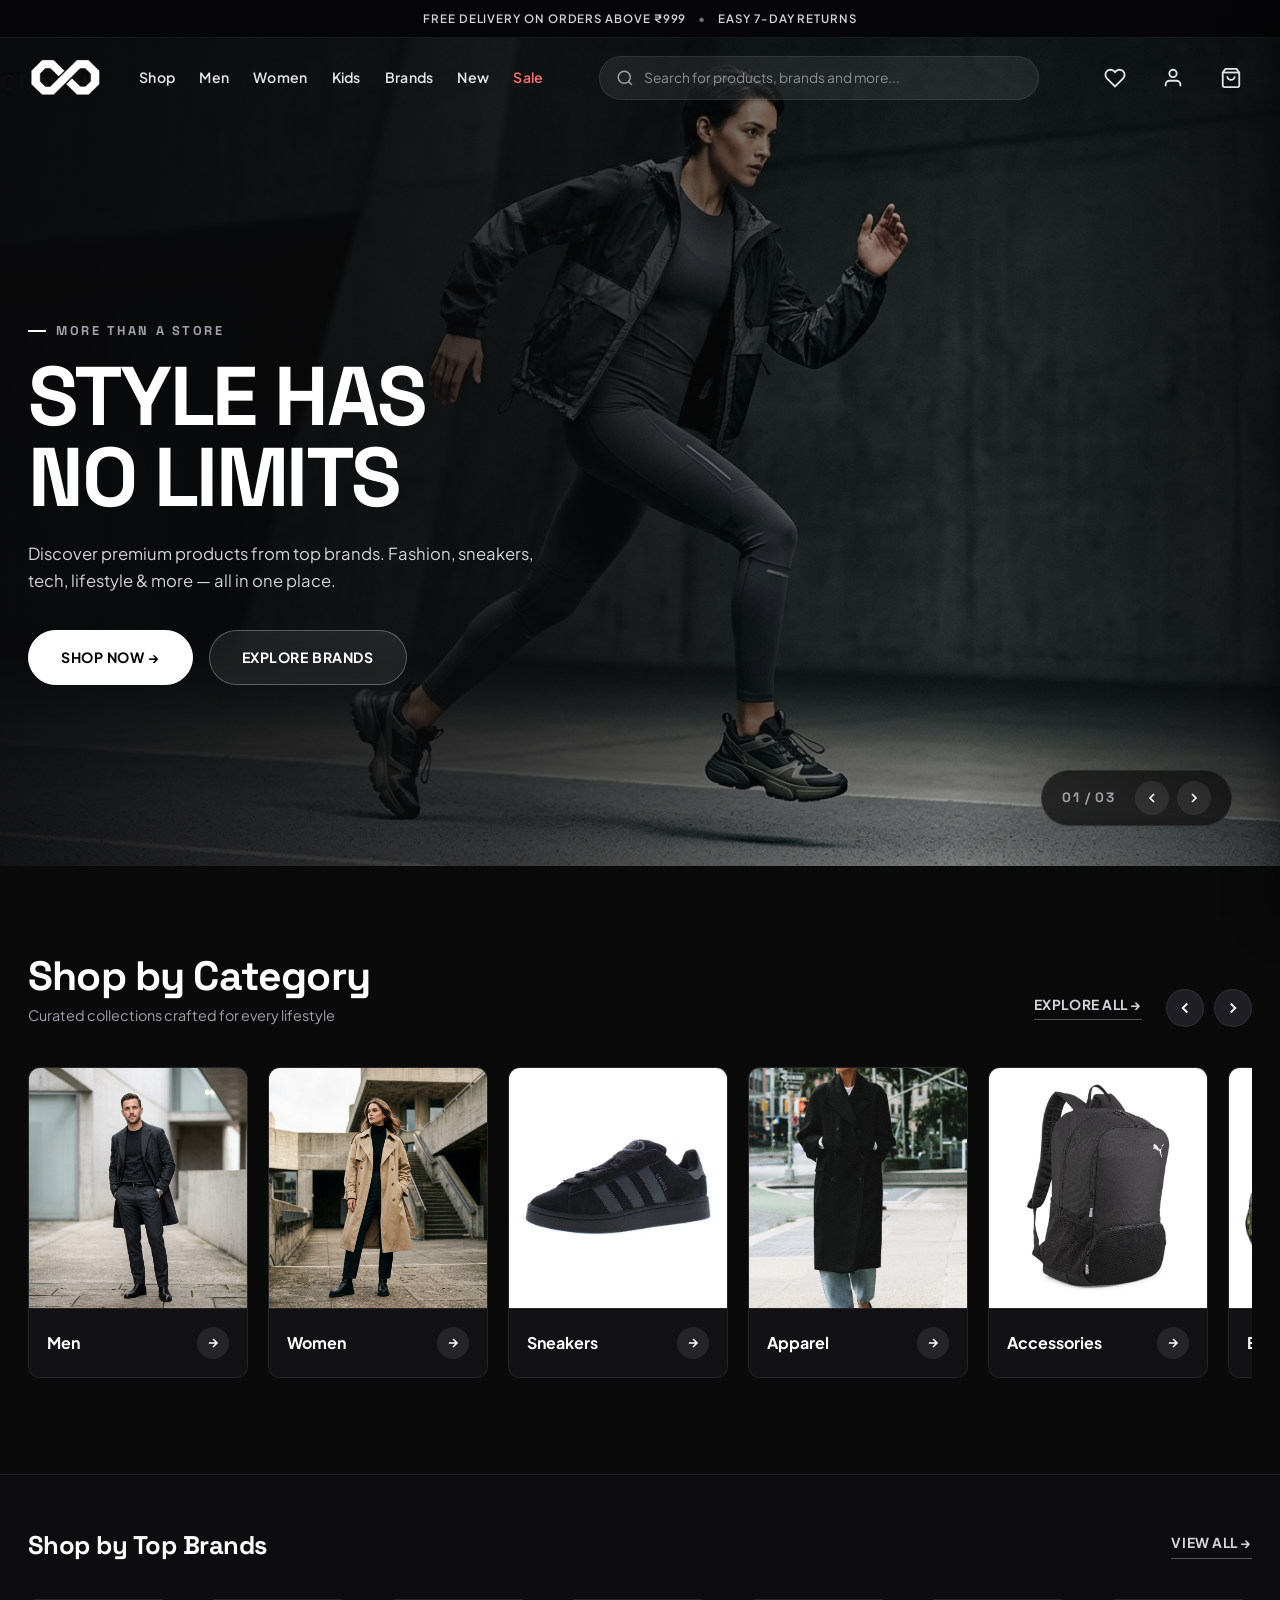
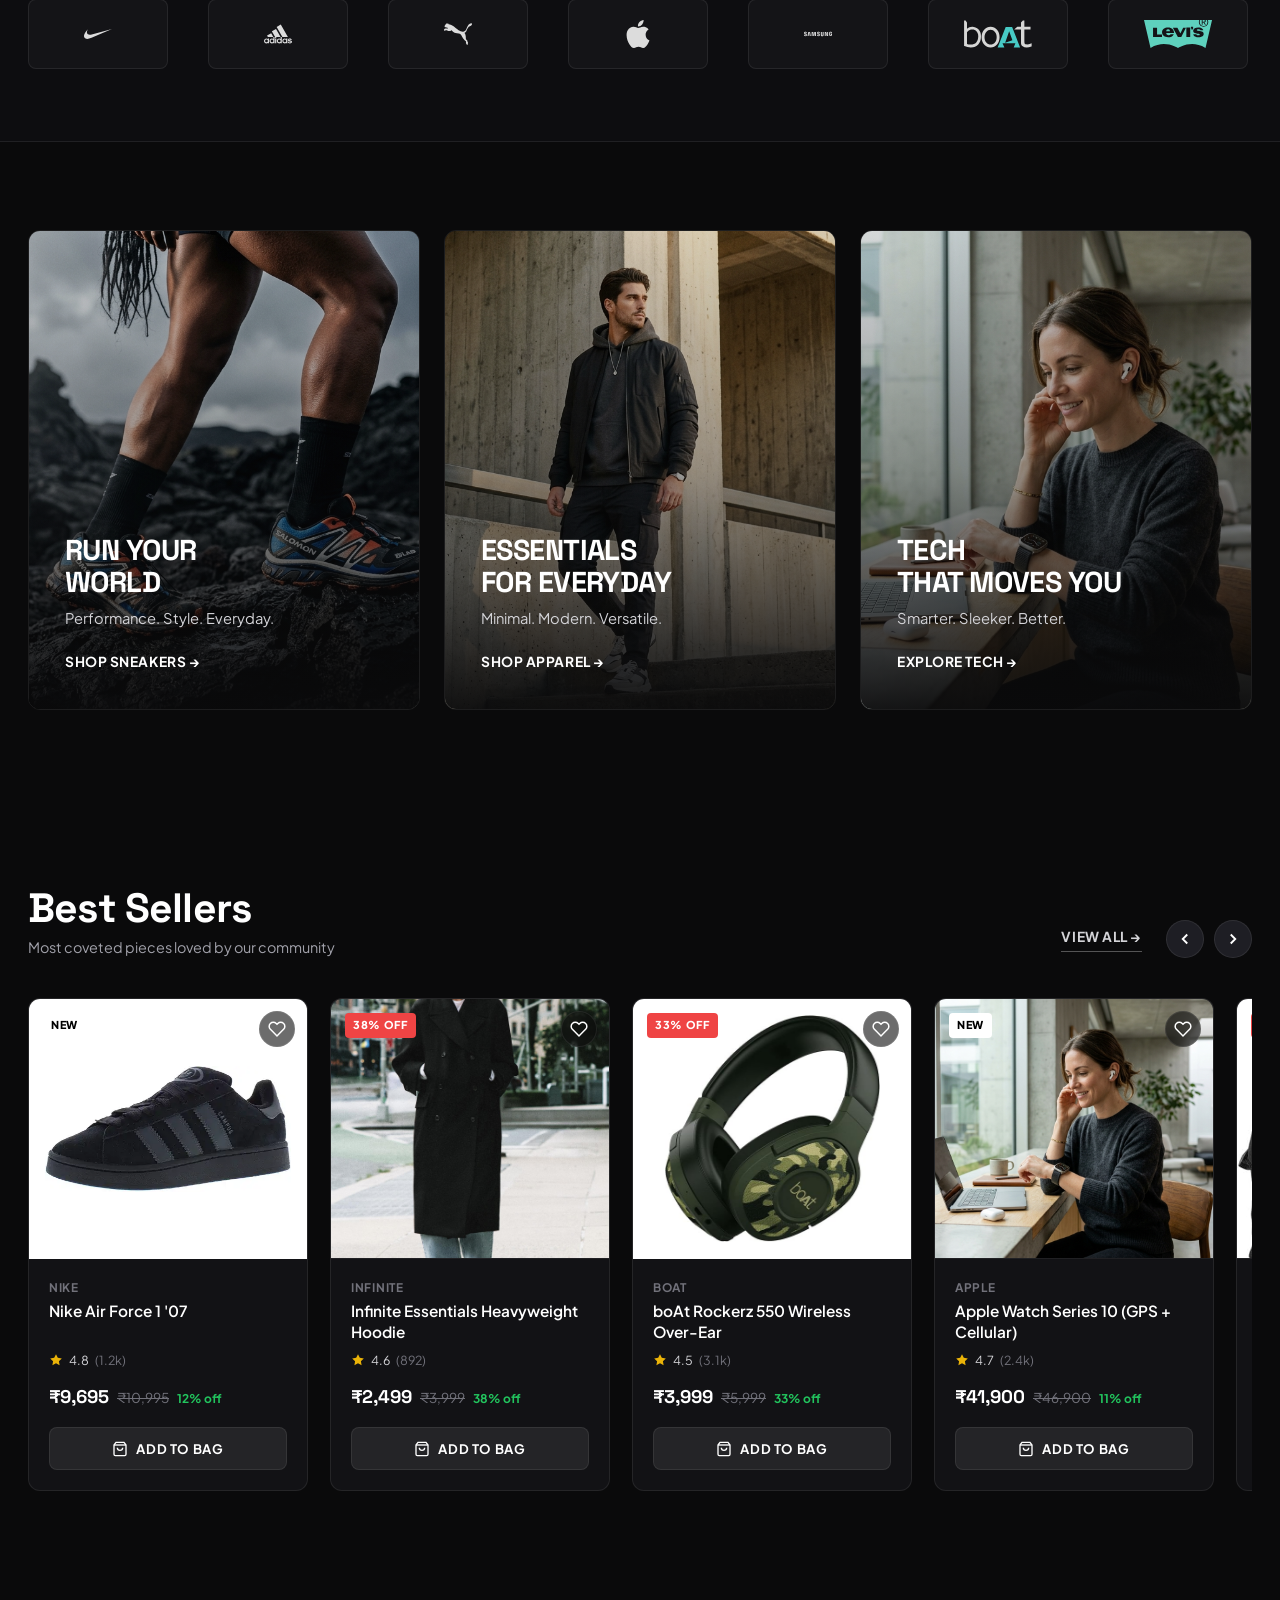
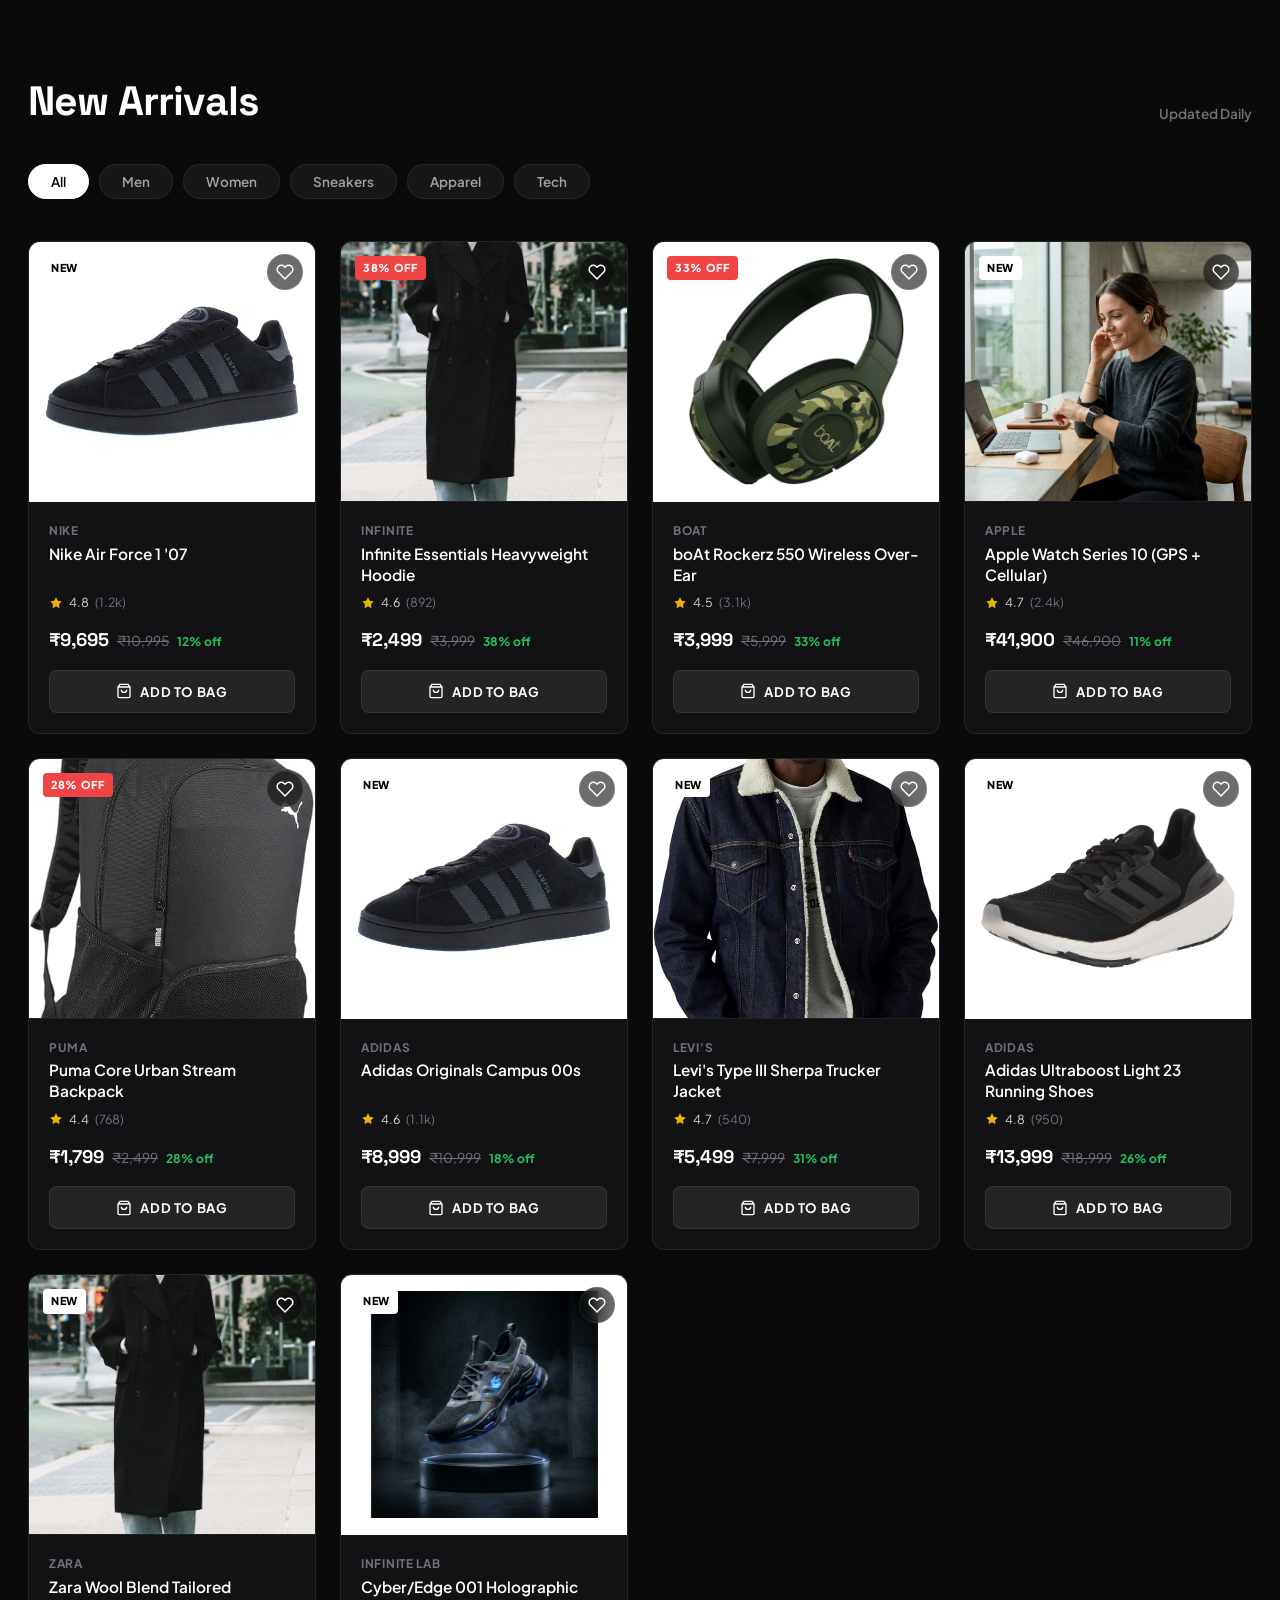
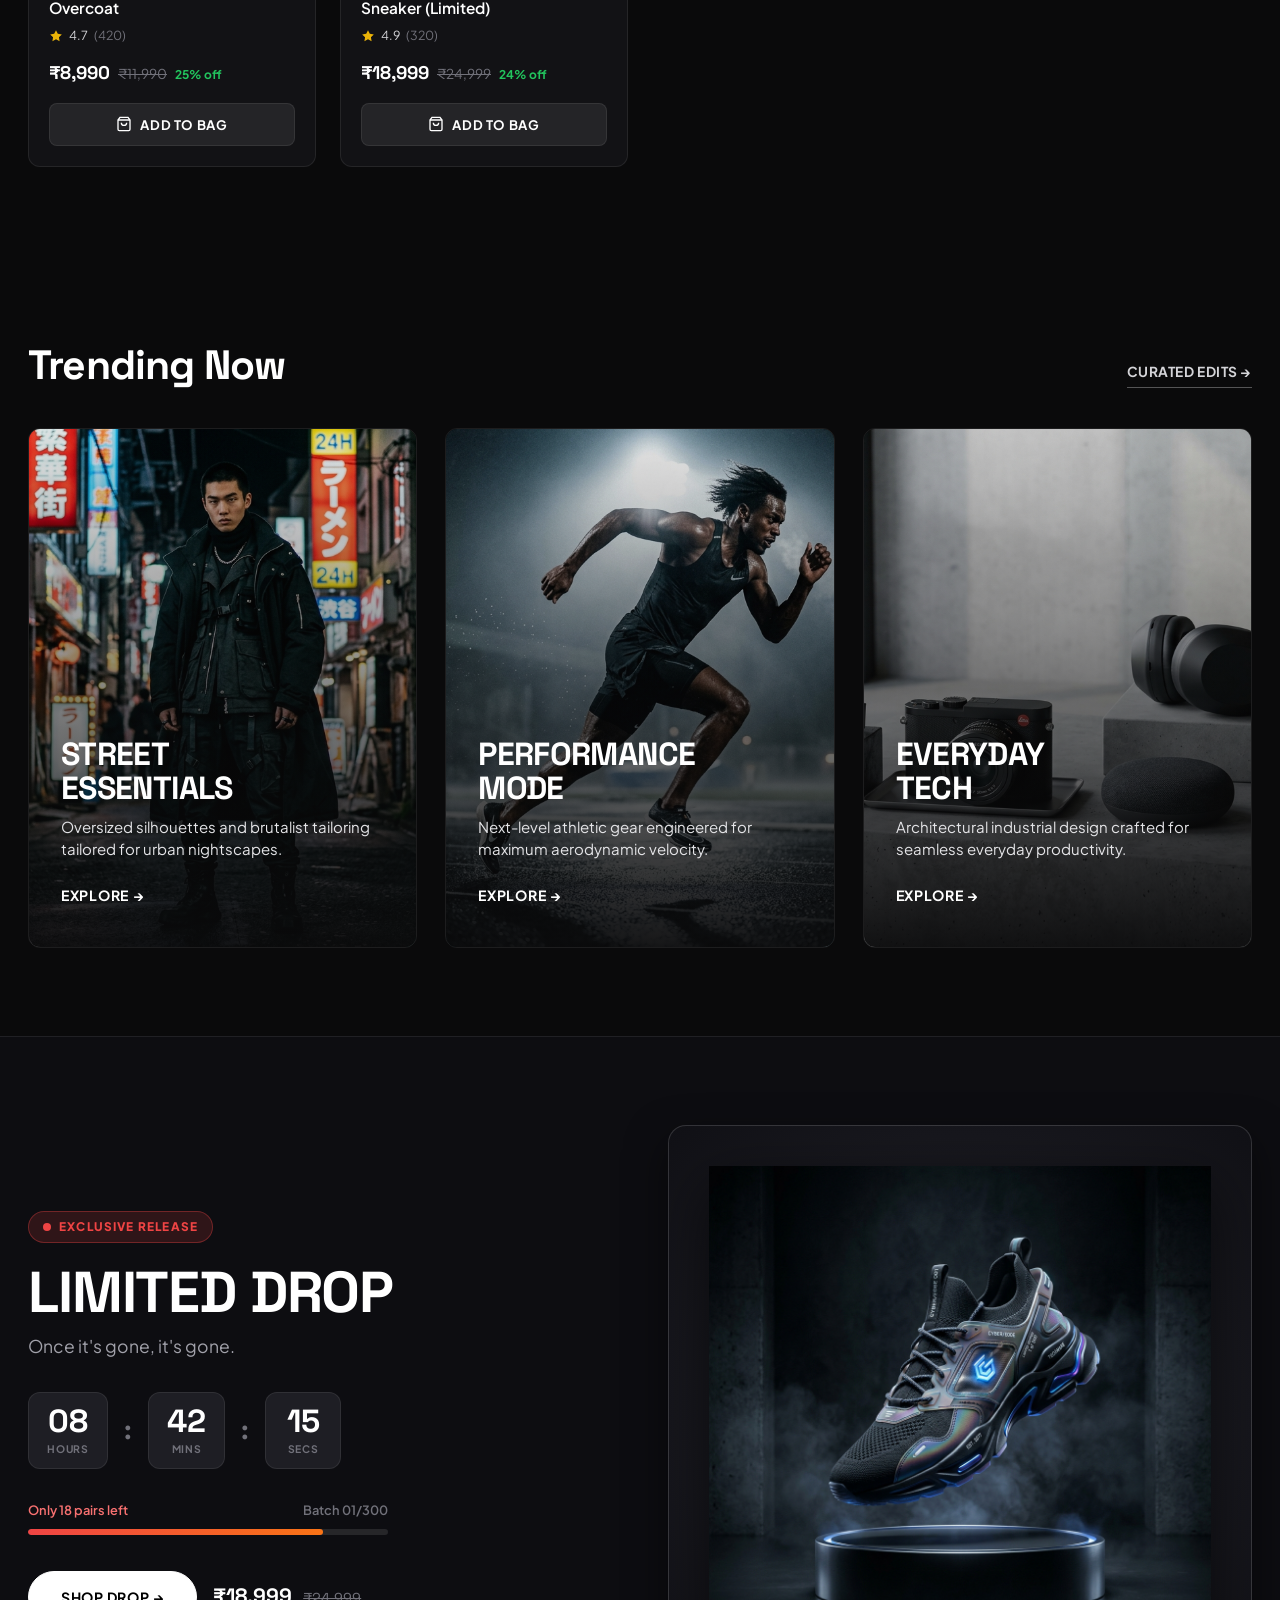
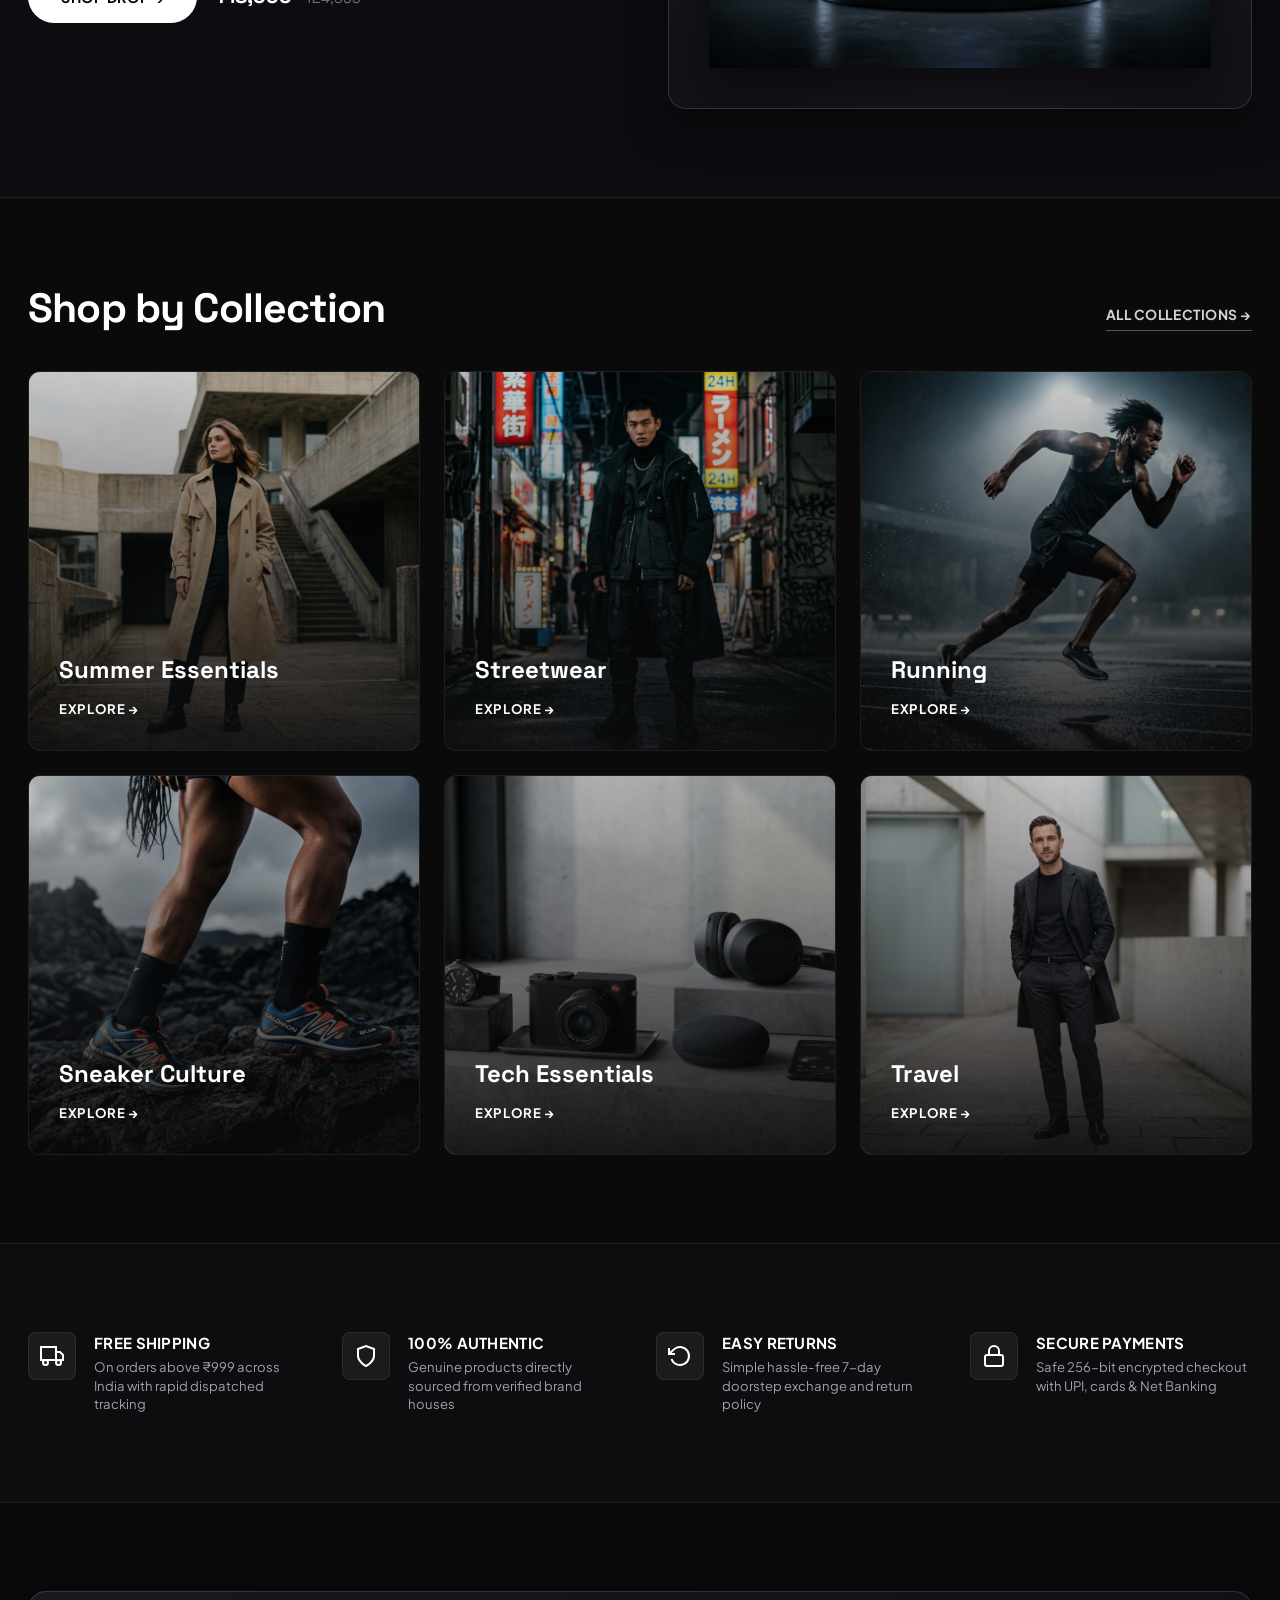
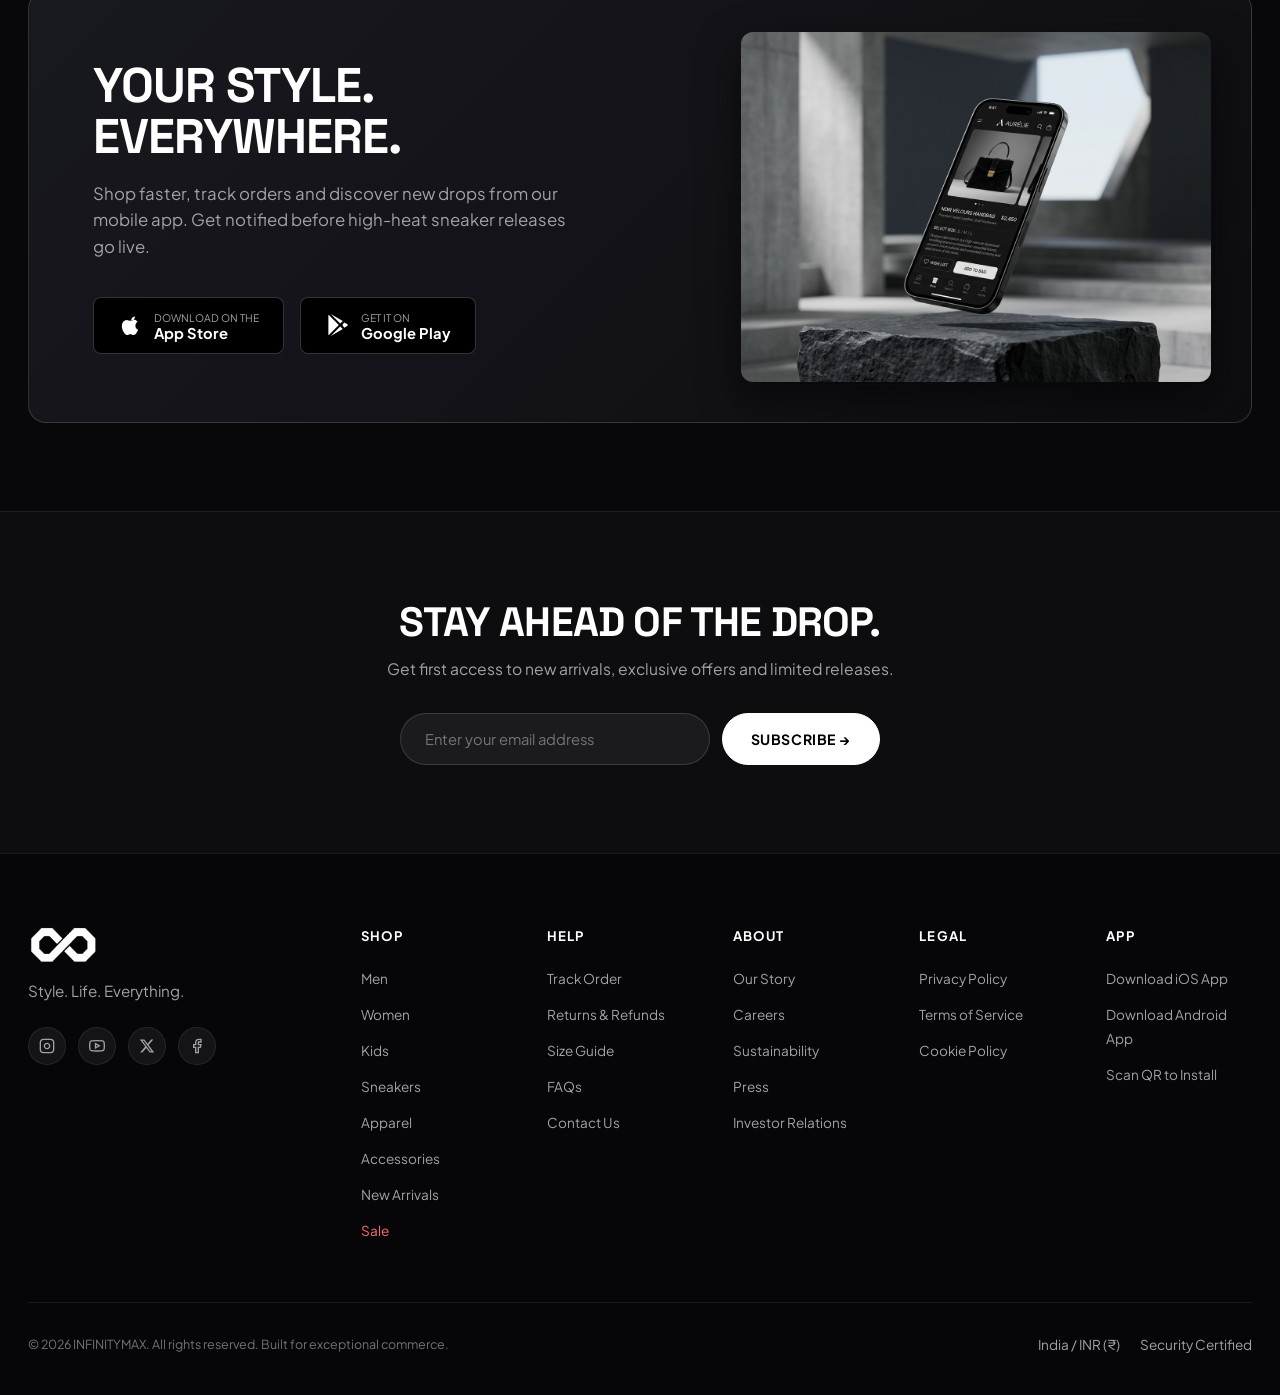
<file: infinitymax/index.html>
<!DOCTYPE html>
<html lang="en">
<head>
  <meta charset="UTF-8">
  <meta name="viewport" content="width=device-width, initial-scale=1.0">
  <title>INFINITYMAX — Style Has No Limits | Premium Multi-Brand Marketplace</title>
  <meta name="description" content="Discover premium footwear, designer apparel, wearable tech, and curated lifestyle drops from Nike, Adidas, Apple, Puma, and more at INFINITYMAX.">

  <!-- Favicon / Brand Identity -->
  <link rel="icon" type="image/png" href="assets/logo/logo.png">

  <!-- Google Fonts Preconnect & Inter / Plus Jakarta Sans / Space Grotesk -->
  <link rel="preconnect" href="https://fonts.googleapis.com">
  <link rel="preconnect" href="https://fonts.gstatic.com" crossorigin>
  <link href="https://fonts.googleapis.com/css2?family=Plus+Jakarta+Sans:ital,wght@0,300;0,400;0,500;0,600;0,700;0,800;1,400&family=Space+Grotesk:wght@500;700&display=swap" rel="stylesheet">

  <!-- Production Stylesheet -->
  <link rel="stylesheet" href="css/style.css">
</head>
<body>

  <!-- ======================================================================
       1. ANNOUNCEMENT BAR
       ====================================================================== -->
  <aside class="announcement-bar" role="complementary" aria-label="Announcement">
    <span>FREE DELIVERY ON ORDERS ABOVE ₹999</span>
    <span class="announcement-bullet">•</span>
    <span>EASY 7-DAY RETURNS</span>
  </aside>

  <!-- ======================================================================
       2. STICKY HEADER & NAVIGATION
       ====================================================================== -->
  <header class="site-header" id="siteHeader" role="banner">
    <div class="container header-inner">
      
      <!-- Left: Brand Logo & Desktop Navigation -->
      <div class="header-left">
        <a href="index.html" class="brand-logo" aria-label="INFINITYMAX Home">
          <img src="assets/logo/logo.png" alt="INFINITYMAX Logo">
        </a>

        <nav class="main-nav" role="navigation" aria-label="Primary Navigation">
          <a href="#categories" class="nav-link">Shop</a>
          <a href="#newarrivals" class="nav-link">Men</a>
          <a href="#newarrivals" class="nav-link">Women</a>
          <a href="#categories" class="nav-link">Kids</a>
          <a href="#brands" class="nav-link">Brands</a>
          <a href="#newarrivals" class="nav-link">New</a>
          <a href="#limiteddrop" class="nav-link sale-link">Sale</a>
        </nav>
      </div>

      <!-- Center: Search Input with Auto-Suggestions -->
      <div class="header-search">
        <div class="search-input-wrap">
          <svg class="search-icon" viewBox="0 0 24 24" fill="none" stroke="currentColor" stroke-width="2">
            <circle cx="11" cy="11" r="8"/>
            <line x1="21" y1="21" x2="16.65" y2="16.65"/>
          </svg>
          <input 
            type="text" 
            id="headerSearchInput" 
            class="search-input" 
            placeholder="Search for products, brands and more..." 
            autocomplete="off"
            aria-label="Search catalog"
          >
          <button class="search-clear-btn" id="searchClearBtn" aria-label="Clear search">✕</button>
        </div>

        <!-- Search Dropdown Box -->
        <div class="search-dropdown" id="searchDropdown">
          <div id="searchResultsWrap">
            <div class="search-dropdown-section">
              <div class="dropdown-section-title">Trending Searches</div>
              <div class="search-tags">
                <button class="search-tag">Nike Air Force</button>
                <button class="search-tag">Adidas Campus</button>
                <button class="search-tag">Heavyweight Hoodie</button>
                <button class="search-tag">Apple Watch</button>
                <button class="search-tag">Overcoat</button>
              </div>
            </div>
            <div class="search-dropdown-section">
              <div class="dropdown-section-title">Popular Brands</div>
              <div class="search-tags">
                <button class="search-tag">Nike</button>
                <button class="search-tag">Adidas</button>
                <button class="search-tag">Apple</button>
                <button class="search-tag">Zara</button>
                <button class="search-tag">Puma</button>
              </div>
            </div>
          </div>
        </div>
      </div>

      <!-- Right: User Actions (Wishlist, Account, Cart) -->
      <div class="header-actions">
        <!-- Wishlist -->
        <a href="wishlist.html" class="header-action-btn" id="wishlistHeaderBtn" aria-label="View Wishlist">
          <svg viewBox="0 0 24 24" fill="none" stroke="currentColor" stroke-width="2">
            <path d="M20.84 4.61a5.5 5.5 0 0 0-7.78 0L12 5.67l-1.06-1.06a5.5 5.5 0 0 0-7.78 7.78l1.06 1.06L12 21.23l7.78-7.78 1.06-1.06a5.5 5.5 0 0 0 0-7.78z"/>
          </svg>
          <span class="badge-count wishlist-count-badge" style="display: none;">0</span>
        </a>

        <!-- Account -->
        <a href="account.html" class="header-action-btn" id="accountHeaderBtn" aria-label="User Account">
          <svg viewBox="0 0 24 24" fill="none" stroke="currentColor" stroke-width="2">
            <path d="M20 21v-2a4 4 0 0 0-4-4H8a4 4 0 0 0-4 4v2"/>
            <circle cx="12" cy="7" r="4"/>
          </svg>
        </a>

        <!-- Cart Bag -->
        <button class="header-action-btn open-cart-btn" id="cartHeaderBtn" aria-label="View Shopping Bag">
          <svg viewBox="0 0 24 24" fill="none" stroke="currentColor" stroke-width="2">
            <path d="M6 2L3 6v14a2 2 0 0 0 2 2h14a2 2 0 0 0 2-2V6l-3-4z"/>
            <line x1="3" y1="6" x2="21" y2="6"/>
            <path d="M16 10a4 4 0 0 1-8 0"/>
          </svg>
          <span class="badge-count cart-count-badge" style="display: none;">0</span>
        </button>

        <!-- Mobile Menu Hamburger Trigger -->
        <button class="header-action-btn mobile-menu-btn" id="mobileMenuBtn" aria-label="Open Navigation Menu">
          <svg viewBox="0 0 24 24" fill="none" stroke="currentColor" stroke-width="2">
            <line x1="3" y1="12" x2="21" y2="12"/>
            <line x1="3" y1="6" x2="21" y2="6"/>
            <line x1="3" y1="18" x2="21" y2="18"/>
          </svg>
        </button>
      </div>

    </div>
  </header>

  <!-- ======================================================================
       MOBILE NAVIGATION DRAWER
       ====================================================================== -->
  <div class="mobile-nav-backdrop" id="mobileNavBackdrop"></div>
  <nav class="mobile-nav-drawer" id="mobileNavDrawer" aria-label="Mobile Navigation">
    <div class="mobile-nav-header">
      <img src="assets/logo/logo.png" alt="INFINITYMAX" style="height: 32px;">
      <button class="modal-close-btn" id="mobileNavClose" aria-label="Close Mobile Menu" style="position: static;">
        <svg viewBox="0 0 24 24" fill="none" stroke="currentColor" stroke-width="2.5">
          <line x1="18" y1="6" x2="6" y2="18"/>
          <line x1="6" y1="6" x2="18" y2="18"/>
        </svg>
      </button>
    </div>

    <div class="mobile-nav-list">
      <a href="#categories" class="mobile-nav-link">Shop <span>→</span></a>
      <a href="#newarrivals" class="mobile-nav-link">Men <span>→</span></a>
      <a href="#newarrivals" class="mobile-nav-link">Women <span>→</span></a>
      <a href="#categories" class="mobile-nav-link">Kids <span>→</span></a>
      <a href="#brands" class="mobile-nav-link">Brands <span>→</span></a>
      <a href="#newarrivals" class="mobile-nav-link">New Arrivals <span>→</span></a>
      <a href="#limiteddrop" class="mobile-nav-link" style="color: #f87171;">Sale <span>→</span></a>
    </div>

    <div class="mobile-nav-footer">
      <button class="mobile-nav-account-btn open-cart-btn">
        <svg viewBox="0 0 24 24" width="20" height="20" fill="none" stroke="currentColor" stroke-width="2">
          <path d="M6 2L3 6v14a2 2 0 0 0 2 2h14a2 2 0 0 0 2-2V6l-3-4z"/>
          <line x1="3" y1="6" x2="21" y2="6"/>
          <path d="M16 10a4 4 0 0 1-8 0"/>
        </svg>
        <span>Shopping Bag (<span class="cart-count-badge">0</span>)</span>
      </button>
    </div>
  </nav>

  <!-- ======================================================================
       MAIN CONTENT CONTAINER
       ====================================================================== -->
  <main id="mainContent">

    <!-- ====================================================================
         3. HERO SECTION (Cinematic Carousel)
         ==================================================================== -->
    <section class="hero-section" aria-label="Campaign Highlights">
      <!-- Background Slider Track -->
      <div class="hero-slider" id="heroSliderTrack"></div>

      <!-- Dynamic Hero Content -->
      <div class="container" style="position: relative; z-index: 10; width: 100%;">
        <div class="hero-content" id="heroContent">
          <!-- Populated by JavaScript -->
        </div>
      </div>

      <!-- Carousel Navigation Controls -->
      <div class="hero-controls" aria-label="Hero Carousel Controls">
        <span class="hero-counter" id="heroCounter">01 / 03</span>
        <div class="hero-nav-btns">
          <button class="hero-ctrl-btn" id="heroPrevBtn" aria-label="Previous Slide">
            <svg viewBox="0 0 24 24" fill="none" stroke="currentColor" stroke-width="2.5">
              <path d="M15 18l-6-6 6-6"/>
            </svg>
          </button>
          <button class="hero-ctrl-btn" id="heroNextBtn" aria-label="Next Slide">
            <svg viewBox="0 0 24 24" fill="none" stroke="currentColor" stroke-width="2.5">
              <path d="M9 18l6-6-6-6"/>
            </svg>
          </button>
        </div>
      </div>
    </section>

    <!-- ====================================================================
         4. SHOP BY CATEGORY
         ==================================================================== -->
    <section class="section-pad" id="categories" aria-labelledby="catHeading">
      <div class="container">
        <div class="section-header">
          <div>
            <h2 class="section-title" id="catHeading">Shop by Category</h2>
            <p style="font-size: 0.9rem; color: var(--text-secondary); margin-top: 6px;">Curated collections crafted for every lifestyle</p>
          </div>
          <div style="display: flex; align-items: center; gap: 24px;">
            <a href="#newarrivals" class="section-view-all">Explore All →</a>
            <div class="carousel-nav-arrows">
              <button class="carousel-arrow" id="categoryPrevBtn" aria-label="Previous categories">
                <svg viewBox="0 0 24 24" fill="none" stroke="currentColor" stroke-width="2.5"><path d="M15 18l-6-6 6-6"/></svg>
              </button>
              <button class="carousel-arrow" id="categoryNextBtn" aria-label="Next categories">
                <svg viewBox="0 0 24 24" fill="none" stroke="currentColor" stroke-width="2.5"><path d="M9 18l6-6-6-6"/></svg>
              </button>
            </div>
          </div>
        </div>

        <div class="category-carousel-wrap">
          <div class="category-track" id="categoryTrack" role="region" aria-label="Category Carousel">
            <!-- Dynamically populated -->
          </div>
        </div>
      </div>
    </section>

    <!-- ====================================================================
         5. TOP BRANDS
         ==================================================================== -->
    <section class="brands-section section-pad-sm" id="brands" aria-labelledby="brandsHeading">
      <div class="container">
        <div class="section-header" style="margin-bottom: 24px;">
          <h2 class="section-title" id="brandsHeading" style="font-size: 1.6rem;">Shop by Top Brands</h2>
          <a href="#bestsellers" class="section-view-all">View All →</a>
        </div>

        <div class="brands-carousel-container">
          <div class="brands-track" id="brandsTrack">
            <!-- Dynamically populated from SVG brand files -->
          </div>
        </div>
      </div>
    </section>

    <!-- ====================================================================
         6. PROMOTIONAL CAMPAIGNS (3-Column Editorial Grid)
         ==================================================================== -->
    <section class="section-pad" id="campaigns" aria-label="Featured Promotional Campaigns">
      <div class="container">
        <div class="campaigns-grid">
          
          <!-- Card 1 -->
          <article class="campaign-card">
            <img src="assets/banners/campaign_sneakers_editorial_1789480901823.jpg" class="campaign-bg-img" alt="Run Your World Trail Running Sneakers" loading="lazy">
            <div class="campaign-overlay"></div>
            <div class="campaign-content">
              <h3 class="campaign-title">RUN YOUR<br>WORLD</h3>
              <p class="campaign-desc">Performance. Style. Everyday.</p>
              <a href="#newarrivals" class="campaign-link">Shop Sneakers →</a>
            </div>
          </article>

          <!-- Card 2 -->
          <article class="campaign-card">
            <img src="assets/banners/campaign_apparel_editorial_1789480944172.jpg" class="campaign-bg-img" alt="Essentials For Everyday Minimal Streetwear" loading="lazy">
            <div class="campaign-overlay"></div>
            <div class="campaign-content">
              <h3 class="campaign-title">ESSENTIALS<br>FOR EVERYDAY</h3>
              <p class="campaign-desc">Minimal. Modern. Versatile.</p>
              <a href="#newarrivals" class="campaign-link">Shop Apparel →</a>
            </div>
          </article>

          <!-- Card 3 -->
          <article class="campaign-card">
            <img src="assets/banners/campaign_tech_editorial_1789480985992.jpg" class="campaign-bg-img" alt="Tech That Moves You Smart Devices" loading="lazy">
            <div class="campaign-overlay"></div>
            <div class="campaign-content">
              <h3 class="campaign-title">TECH<br>THAT MOVES YOU</h3>
              <p class="campaign-desc">Smarter. Sleeker. Better.</p>
              <a href="#bestsellers" class="campaign-link">Explore Tech →</a>
            </div>
          </article>

        </div>
      </div>
    </section>

    <!-- ====================================================================
         7. BEST SELLERS CAROUSEL
         ==================================================================== -->
    <section class="section-pad" id="bestsellers" aria-labelledby="bestSellersHeading">
      <div class="container">
        <div class="section-header">
          <div>
            <h2 class="section-title" id="bestSellersHeading">Best Sellers</h2>
            <p style="font-size: 0.9rem; color: var(--text-secondary); margin-top: 6px;">Most coveted pieces loved by our community</p>
          </div>
          <div style="display: flex; align-items: center; gap: 24px;">
            <a href="#newarrivals" class="section-view-all">View All →</a>
            <div class="carousel-nav-arrows">
              <button class="carousel-arrow" id="bestSellersPrev" aria-label="Previous best sellers">
                <svg viewBox="0 0 24 24" fill="none" stroke="currentColor" stroke-width="2.5"><path d="M15 18l-6-6 6-6"/></svg>
              </button>
              <button class="carousel-arrow" id="bestSellersNext" aria-label="Next best sellers">
                <svg viewBox="0 0 24 24" fill="none" stroke="currentColor" stroke-width="2.5"><path d="M9 18l6-6-6-6"/></svg>
              </button>
            </div>
          </div>
        </div>

        <div class="products-carousel-track" id="bestSellersTrack">
          <!-- Injected dynamically via script.js -->
        </div>
      </div>
    </section>

    <!-- ====================================================================
         8. NEW ARRIVALS & CATEGORY FILTERING
         ==================================================================== -->
    <section class="section-pad" id="newarrivals" aria-labelledby="newArrivalsHeading">
      <div class="container">
        <div class="section-header">
          <h2 class="section-title" id="newArrivalsHeading">New Arrivals</h2>
          <span style="font-size: 0.85rem; color: var(--text-tertiary); font-weight: 600;">Updated Daily</span>
        </div>

        <!-- Filter Tab Buttons -->
        <div class="filter-tabs-wrapper" role="tablist" aria-label="Filter New Arrivals">
          <button class="filter-tab active" data-filter="All" role="tab">All</button>
          <button class="filter-tab" data-filter="Men" role="tab">Men</button>
          <button class="filter-tab" data-filter="Women" role="tab">Women</button>
          <button class="filter-tab" data-filter="Sneakers" role="tab">Sneakers</button>
          <button class="filter-tab" data-filter="Apparel" role="tab">Apparel</button>
          <button class="filter-tab" data-filter="Tech" role="tab">Tech</button>
        </div>

        <!-- Filtered Dynamic Products Grid -->
        <div class="products-grid" id="newArrivalsGrid">
          <!-- Injected dynamically via script.js -->
        </div>
      </div>
    </section>

    <!-- ====================================================================
         9. TRENDING NOW (Editorial Cards)
         ==================================================================== -->
    <section class="section-pad" id="trending" aria-labelledby="trendingHeading">
      <div class="container">
        <div class="section-header">
          <h2 class="section-title" id="trendingHeading">Trending Now</h2>
          <a href="#campaigns" class="section-view-all">Curated Edits →</a>
        </div>

        <div class="trending-grid">
          
          <!-- Card 1 -->
          <article class="trending-card">
            <img src="assets/banners/trending_street_essentials_1789481025145.jpg" class="trending-bg" alt="Street Essentials Dark Tokyo Nightwear" loading="lazy">
            <div class="trending-overlay"></div>
            <div class="trending-content">
              <h3 class="trending-title">STREET<br>ESSENTIALS</h3>
              <p class="trending-desc">Oversized silhouettes and brutalist tailoring tailored for urban nightscapes.</p>
              <a href="#newarrivals" class="trending-link">Explore →</a>
            </div>
          </article>

          <!-- Card 2 -->
          <article class="trending-card">
            <img src="assets/banners/trending_performance_mode_1789481073156.jpg" class="trending-bg" alt="Performance Mode Athletic Aerodynamics" loading="lazy">
            <div class="trending-overlay"></div>
            <div class="trending-content">
              <h3 class="trending-title">PERFORMANCE<br>MODE</h3>
              <p class="trending-desc">Next-level athletic gear engineered for maximum aerodynamic velocity.</p>
              <a href="#bestsellers" class="trending-link">Explore →</a>
            </div>
          </article>

          <!-- Card 3 -->
          <article class="trending-card">
            <img src="assets/banners/trending_everyday_tech_1789481118773.jpg" class="trending-bg" alt="Everyday Tech Minimalist Gadgets" loading="lazy">
            <div class="trending-overlay"></div>
            <div class="trending-content">
              <h3 class="trending-title">EVERYDAY<br>TECH</h3>
              <p class="trending-desc">Architectural industrial design crafted for seamless everyday productivity.</p>
              <a href="#limiteddrop" class="trending-link">Explore →</a>
            </div>
          </article>

        </div>
      </div>
    </section>

    <!-- ====================================================================
         10. LIMITED DROP SECTION (Dark Promotional Showcase)
         ==================================================================== -->
    <section class="section-pad limited-drop-section" id="limiteddrop" aria-labelledby="dropHeading">
      <div class="container">
        <div class="limited-drop-wrap">
          
          <!-- Left: Copy & Countdown -->
          <div class="drop-info">
            <div class="drop-badge">
              <span class="pulse-dot"></span>
              <span>EXCLUSIVE RELEASE</span>
            </div>

            <h2 class="drop-title" id="dropHeading">LIMITED DROP</h2>
            <p class="drop-subtitle">Once it's gone, it's gone.</p>

            <!-- Countdown Timer -->
            <div class="countdown-box" aria-label="Drop countdown timer">
              <div class="countdown-unit">
                <span class="countdown-num" id="dropHours">08</span>
                <span class="countdown-label">Hours</span>
              </div>
              <span class="countdown-sep">:</span>
              <div class="countdown-unit">
                <span class="countdown-num" id="dropMins">42</span>
                <span class="countdown-label">Mins</span>
              </div>
              <span class="countdown-sep">:</span>
              <div class="countdown-unit">
                <span class="countdown-num" id="dropSecs">19</span>
                <span class="countdown-label">Secs</span>
              </div>
            </div>

            <!-- Limited Stock Indicator -->
            <div class="stock-indicator">
              <div class="stock-meta">
                <span style="color: #f87171;">Only 18 pairs left</span>
                <span style="color: var(--text-tertiary);">Batch 01/300</span>
              </div>
              <div class="stock-bar-outer">
                <div class="stock-bar-inner"></div>
              </div>
            </div>

            <div style="display: flex; gap: 16px; align-items: center; flex-wrap: wrap;">
              <button class="btn btn-primary" id="shopDropBtn">SHOP DROP →</button>
              <span style="font-family: var(--font-display); font-size: 1.3rem; font-weight: 800; color: #ffffff;">₹18,999 <span style="font-size: 0.9rem; color: var(--text-tertiary); text-decoration: line-through; font-weight: normal; margin-left: 6px;">₹24,999</span></span>
            </div>
          </div>

          <!-- Right: Product Presentation -->
          <div class="drop-img-box">
            <img src="assets/products/limited-drop.jpg" alt="Cyber/Edge 001 Holographic Sneaker Showcase" loading="lazy">
          </div>

        </div>
      </div>
    </section>

    <!-- ====================================================================
         11. SHOP BY COLLECTION
         ==================================================================== -->
    <section class="section-pad" id="collections" aria-labelledby="collectionsHeading">
      <div class="container">
        <div class="section-header">
          <h2 class="section-title" id="collectionsHeading">Shop by Collection</h2>
          <a href="#newarrivals" class="section-view-all">All Collections →</a>
        </div>

        <div class="collections-grid">
          
          <div class="collection-card">
            <img src="assets/banners/cat_women_1789481343031.jpg" class="collection-bg" alt="Summer Essentials" loading="lazy">
            <div class="collection-overlay"></div>
            <div class="collection-content">
              <h3 class="collection-name">Summer Essentials</h3>
              <a href="#newarrivals" class="collection-explore">Explore →</a>
            </div>
          </div>

          <div class="collection-card">
            <img src="assets/banners/trending_street_essentials_1789481025145.jpg" class="collection-bg" alt="Streetwear Collection" loading="lazy">
            <div class="collection-overlay"></div>
            <div class="collection-content">
              <h3 class="collection-name">Streetwear</h3>
              <a href="#newarrivals" class="collection-explore">Explore →</a>
            </div>
          </div>

          <div class="collection-card">
            <img src="assets/banners/trending_performance_mode_1789481073156.jpg" class="collection-bg" alt="Running Collection" loading="lazy">
            <div class="collection-overlay"></div>
            <div class="collection-content">
              <h3 class="collection-name">Running</h3>
              <a href="#bestsellers" class="collection-explore">Explore →</a>
            </div>
          </div>

          <div class="collection-card">
            <img src="assets/banners/campaign_sneakers_editorial_1789480901823.jpg" class="collection-bg" alt="Sneaker Culture Collection" loading="lazy">
            <div class="collection-overlay"></div>
            <div class="collection-content">
              <h3 class="collection-name">Sneaker Culture</h3>
              <a href="#bestsellers" class="collection-explore">Explore →</a>
            </div>
          </div>

          <div class="collection-card">
            <img src="assets/banners/trending_everyday_tech_1789481118773.jpg" class="collection-bg" alt="Tech Essentials Collection" loading="lazy">
            <div class="collection-overlay"></div>
            <div class="collection-content">
              <h3 class="collection-name">Tech Essentials</h3>
              <a href="#bestsellers" class="collection-explore">Explore →</a>
            </div>
          </div>

          <div class="collection-card">
            <img src="assets/banners/cat_men_1789481276968.jpg" class="collection-bg" alt="Travel Minimal Wardrobe" loading="lazy">
            <div class="collection-overlay"></div>
            <div class="collection-content">
              <h3 class="collection-name">Travel</h3>
              <a href="#newarrivals" class="collection-explore">Explore →</a>
            </div>
          </div>

        </div>
      </div>
    </section>

    <!-- ====================================================================
         12. WHY SHOP WITH US (Trust Features with Line SVGs)
         ==================================================================== -->
    <section class="trust-section section-pad" aria-label="Trust and Guarantees">
      <div class="container">
        <div class="trust-grid">
          
          <div class="trust-item">
            <div class="trust-icon-box">
              <svg viewBox="0 0 24 24" fill="none" stroke="currentColor" stroke-width="2">
                <rect x="1" y="3" width="15" height="13"/>
                <polygon points="16 8 20 8 23 11 23 16 16 16 16 8"/>
                <circle cx="5.5" cy="18.5" r="2.5"/>
                <circle cx="18.5" cy="18.5" r="2.5"/>
              </svg>
            </div>
            <div>
              <h3 class="trust-title">FREE SHIPPING</h3>
              <p class="trust-desc">On orders above ₹999 across India with rapid dispatched tracking</p>
            </div>
          </div>

          <div class="trust-item">
            <div class="trust-icon-box">
              <svg viewBox="0 0 24 24" fill="none" stroke="currentColor" stroke-width="2">
                <path d="M12 22s8-4 8-10V5l-8-3-8 3v7c0 6 8 10 8 10z"/>
              </svg>
            </div>
            <div>
              <h3 class="trust-title">100% AUTHENTIC</h3>
              <p class="trust-desc">Genuine products directly sourced from verified brand houses</p>
            </div>
          </div>

          <div class="trust-item">
            <div class="trust-icon-box">
              <svg viewBox="0 0 24 24" fill="none" stroke="currentColor" stroke-width="2">
                <polyline points="1 4 1 10 7 10"/>
                <path d="M3.51 15a9 9 0 1 0 2.13-9.36L1 10"/>
              </svg>
            </div>
            <div>
              <h3 class="trust-title">EASY RETURNS</h3>
              <p class="trust-desc">Simple hassle-free 7-day doorstep exchange and return policy</p>
            </div>
          </div>

          <div class="trust-item">
            <div class="trust-icon-box">
              <svg viewBox="0 0 24 24" fill="none" stroke="currentColor" stroke-width="2">
                <rect x="3" y="11" width="18" height="11" rx="2" ry="2"/>
                <path d="M7 11V7a5 5 0 0 1 10 0v4"/>
              </svg>
            </div>
            <div>
              <h3 class="trust-title">SECURE PAYMENTS</h3>
              <p class="trust-desc">Safe 256-bit encrypted checkout with UPI, cards & Net Banking</p>
            </div>
          </div>

        </div>
      </div>
    </section>

    <!-- ====================================================================
         13. APP PROMOTION
         ==================================================================== -->
    <section class="app-section section-pad" aria-labelledby="appPromoHeading">
      <div class="container">
        <div class="app-banner-card">
          
          <div class="app-content">
            <h2 class="app-headline" id="appPromoHeading">YOUR STYLE.<br>EVERYWHERE.</h2>
            <p class="app-desc">Shop faster, track orders and discover new drops from our mobile app. Get notified before high-heat sneaker releases go live.</p>

            <div class="app-buttons">
              <a href="#" class="store-badge-btn" aria-label="Download on the App Store">
                <svg viewBox="0 0 24 24" fill="currentColor">
                  <path d="M18.71 19.5c-.83 1.24-1.71 2.45-3.05 2.47-1.34.03-1.77-.79-3.29-.79-1.53 0-2 .77-3.27.82-1.31.05-2.3-1.32-3.14-2.53C4.25 17 2.94 12.45 4.7 9.39c.87-1.52 2.43-2.48 4.12-2.51 1.28-.02 2.5.87 3.29.87.78 0 2.26-1.07 3.81-.91.65.03 2.47.26 3.64 1.98-.09.06-2.17 1.28-2.15 3.81.03 3.02 2.65 4.03 2.68 4.04-.03.07-.42 1.44-1.38 2.83M15.97 6.37c.62-.75 1.04-1.8 0.92-2.85-.9.04-2 .6-2.65 1.35-.58.66-1.08 1.73-.95 2.76.99.08 2.05-.51 2.68-1.26z"/>
                </svg>
                <div>
                  <div class="store-text-sub">Download on the</div>
                  <div class="store-text-main">App Store</div>
                </div>
              </a>

              <a href="#" class="store-badge-btn" aria-label="Get it on Google Play">
                <svg viewBox="0 0 24 24" fill="currentColor">
                  <path d="M3.609 1.814L13.793 12 3.61 22.186a1.95 1.95 0 0 1-.22-.924V2.738c0-.337.078-.654.22-.924zM15.207 13.414l2.585 2.586-12.06 6.942 9.475-9.528zm2.585-5.414L15.207 10.586 5.732 1.058l12.06 6.942zm1.414 1.414l2.828 1.631c.96.554.96 1.458 0 2.012l-2.828 1.631-1.828-2.637 1.828-2.637z"/>
                </svg>
                <div>
                  <div class="store-text-sub">GET IT ON</div>
                  <div class="store-text-main">Google Play</div>
                </div>
              </a>
            </div>
          </div>

          <div class="app-mockup-wrap">
            <img src="assets/banners/app_mobile_mockup_1789481224522.jpg" alt="INFINITYMAX Mobile App Mockup on iPhone" loading="lazy">
          </div>

        </div>
      </div>
    </section>

    <!-- ====================================================================
         14. NEWSLETTER
         ==================================================================== -->
    <section class="newsletter-section section-pad" aria-labelledby="newsHeading">
      <div class="container">
        <div class="newsletter-content">
          <h2 class="newsletter-headline" id="newsHeading">STAY AHEAD OF THE DROP.</h2>
          <p class="newsletter-desc">Get first access to new arrivals, exclusive offers and limited releases.</p>

          <form class="newsletter-form" id="newsletterForm" novalidate>
            <input 
              type="email" 
              id="newsletterInput" 
              class="newsletter-input" 
              placeholder="Enter your email address"
              aria-label="Email address for drop updates"
              required
            >
            <button type="submit" class="btn btn-primary" style="padding-left: 28px; padding-right: 28px;">SUBSCRIBE →</button>
          </form>
          <div id="newsletterMsg" class="newsletter-msg" role="alert"></div>
        </div>
      </div>
    </section>

  </main>

  <!-- ======================================================================
       15. LARGE DARK FOOTER
       ====================================================================== -->
  <footer class="site-footer" role="contentinfo">
    <div class="container">
      
      <div class="footer-top">
        <!-- Col 1: Brand Info & Socials -->
        <div class="footer-brand-col">
          <a href="index.html" class="footer-logo">
            <img src="assets/logo/logo.png" alt="INFINITYMAX">
          </a>
          <p class="footer-tagline">Style. Life. Everything.</p>
          <div class="footer-social-links" aria-label="Social media channels">
            <a href="#" class="social-btn" aria-label="Instagram">
              <svg viewBox="0 0 24 24" fill="none" stroke="currentColor" stroke-width="2">
                <rect x="2" y="2" width="20" height="20" rx="5" ry="5"/>
                <path d="M16 11.37A4 4 0 1 1 12.63 8 4 4 0 0 1 16 11.37z"/>
                <line x1="17.5" y1="6.5" x2="17.51" y2="6.5"/>
              </svg>
            </a>
            <a href="#" class="social-btn" aria-label="YouTube">
              <svg viewBox="0 0 24 24" fill="none" stroke="currentColor" stroke-width="2">
                <path d="M22.54 6.42a2.78 2.78 0 0 0-1.94-2C18.88 4 12 4 12 4s-6.88 0-8.6.46a2.78 2.78 0 0 0-1.94 2A29 29 0 0 0 1 11.75a29 29 0 0 0 .46 5.33A2.78 2.78 0 0 0 3.4 19c1.72.46 8.6.46 8.6.46s6.88 0 8.6-.46a2.78 2.78 0 0 0 1.94-2 29 29 0 0 0 .46-5.25 29 29 0 0 0-.46-5.33z"/>
                <polygon points="9.75 15.02 15.5 11.75 9.75 8.48 9.75 15.02"/>
              </svg>
            </a>
            <a href="#" class="social-btn" aria-label="X Twitter">
              <svg viewBox="0 0 24 24" fill="currentColor">
                <path d="M18.244 2.25h3.308l-7.227 8.26 8.502 11.24H16.17l-5.214-6.817L4.99 21.75H1.68l7.73-8.835L1.254 2.25H8.08l4.713 6.231zm-1.161 17.52h1.833L7.084 4.126H5.117z"/>
              </svg>
            </a>
            <a href="#" class="social-btn" aria-label="Facebook">
              <svg viewBox="0 0 24 24" fill="none" stroke="currentColor" stroke-width="2">
                <path d="M18 2h-3a5 5 0 0 0-5 5v3H7v4h3v8h4v-8h3l1-4h-4V7a1 1 0 0 1 1-1h3z"/>
              </svg>
            </a>
          </div>
        </div>

        <!-- Col 2: SHOP -->
        <div>
          <h4 class="footer-col-title">SHOP</h4>
          <ul class="footer-nav-list">
            <li><a href="#newarrivals" class="footer-link">Men</a></li>
            <li><a href="#newarrivals" class="footer-link">Women</a></li>
            <li><a href="#categories" class="footer-link">Kids</a></li>
            <li><a href="#bestsellers" class="footer-link">Sneakers</a></li>
            <li><a href="#newarrivals" class="footer-link">Apparel</a></li>
            <li><a href="#categories" class="footer-link">Accessories</a></li>
            <li><a href="#newarrivals" class="footer-link">New Arrivals</a></li>
            <li><a href="#limiteddrop" class="footer-link" style="color: #f87171;">Sale</a></li>
          </ul>
        </div>

        <!-- Col 3: HELP -->
        <div>
          <h4 class="footer-col-title">HELP</h4>
          <ul class="footer-nav-list">
            <li><a href="#" class="footer-link">Track Order</a></li>
            <li><a href="#" class="footer-link">Returns & Refunds</a></li>
            <li><a href="#" class="footer-link">Size Guide</a></li>
            <li><a href="#" class="footer-link">FAQs</a></li>
            <li><a href="#" class="footer-link">Contact Us</a></li>
          </ul>
        </div>

        <!-- Col 4: ABOUT -->
        <div>
          <h4 class="footer-col-title">ABOUT</h4>
          <ul class="footer-nav-list">
            <li><a href="#" class="footer-link">Our Story</a></li>
            <li><a href="#" class="footer-link">Careers</a></li>
            <li><a href="#" class="footer-link">Sustainability</a></li>
            <li><a href="#" class="footer-link">Press</a></li>
            <li><a href="#" class="footer-link">Investor Relations</a></li>
          </ul>
        </div>

        <!-- Col 5: LEGAL -->
        <div>
          <h4 class="footer-col-title">LEGAL</h4>
          <ul class="footer-nav-list">
            <li><a href="#" class="footer-link">Privacy Policy</a></li>
            <li><a href="#" class="footer-link">Terms of Service</a></li>
            <li><a href="#" class="footer-link">Cookie Policy</a></li>
          </ul>
        </div>

        <!-- Col 6: APP -->
        <div>
          <h4 class="footer-col-title">APP</h4>
          <ul class="footer-nav-list">
            <li><a href="#" class="footer-link">Download iOS App</a></li>
            <li><a href="#" class="footer-link">Download Android App</a></li>
            <li><a href="#" class="footer-link">Scan QR to Install</a></li>
          </ul>
        </div>

      </div>

      <!-- Footer Bottom Bar -->
      <div class="footer-bottom">
        <div>© 2026 INFINITYMAX. All rights reserved. Built for exceptional commerce.</div>
        <div style="display: flex; gap: 20px;">
          <a href="#" class="footer-link">India / INR (₹)</a>
          <a href="#" class="footer-link">Security Certified</a>
        </div>
      </div>

    </div>
  </footer>

  <!-- ======================================================================
       SLIDE-OUT CART DRAWER
       ====================================================================== -->
  <div class="cart-drawer-backdrop" id="cartBackdrop"></div>
  <aside class="cart-drawer" id="cartDrawer" role="dialog" aria-label="Shopping Bag">
    <div class="cart-header">
      <div class="cart-header-title">
        <svg viewBox="0 0 24 24" width="22" height="22" fill="none" stroke="currentColor" stroke-width="2">
          <path d="M6 2L3 6v14a2 2 0 0 0 2 2h14a2 2 0 0 0 2-2V6l-3-4z"/><line x1="3" y1="6" x2="21" y2="6"/><path d="M16 10a4 4 0 0 1-8 0"/>
        </svg>
        <span>Your Bag</span>
      </div>
      <button class="modal-close-btn" id="cartCloseBtn" aria-label="Close Shopping Bag" style="position: static;">
        <svg viewBox="0 0 24 24" fill="none" stroke="currentColor" stroke-width="2.5">
          <line x1="18" y1="6" x2="6" y2="18"/>
          <line x1="6" y1="6" x2="18" y2="18"/>
        </svg>
      </button>
    </div>

    <!-- Scrollable Items List -->
    <div class="cart-items-container" id="cartItemsContainer">
      <!-- Populated via script.js -->
    </div>

    <!-- Summary & Checkout Footer -->
    <div class="cart-footer">
      <div class="cart-calc-row">
        <span>Subtotal</span>
        <span id="cartSubtotal">₹0</span>
      </div>
      <div class="cart-calc-row">
        <span>Estimated Delivery</span>
        <span style="color: var(--accent-green);">FREE</span>
      </div>
      <div class="cart-calc-row total">
        <span>Total</span>
        <span id="cartTotal">₹0</span>
      </div>
      <button class="btn btn-primary btn-checkout" onclick="proceedToCheckout()">
        PROCEED TO CHECKOUT
      </button>
    </div>
  </aside>

  <!-- ======================================================================
       QUICK VIEW MODAL
       ====================================================================== -->
  <div class="modal-backdrop" id="quickViewBackdrop" role="dialog" aria-modal="true" aria-label="Product Quick View">
    <div class="modal-content-wrap">
      <button class="modal-close-btn" id="quickViewClose" aria-label="Close dialog">
        <svg viewBox="0 0 24 24" fill="none" stroke="currentColor" stroke-width="2.5">
          <line x1="18" y1="6" x2="6" y2="18"/>
          <line x1="6" y1="6" x2="18" y2="18"/>
        </svg>
      </button>
      <div id="quickViewContent">
        <!-- Rendered dynamically -->
      </div>
    </div>
  </div>

  <!-- Back to top floating trigger -->
  <button class="back-to-top-btn" id="backToTopBtn" aria-label="Back to top">
    <svg viewBox="0 0 24 24" fill="none" stroke="currentColor" stroke-width="2.5">
      <path d="M18 15l-6-6-6 6"/>
    </svg>
  </button>

  <!-- Vanilla JavaScript Logic -->
  <script src="js/script.js"></script>
</body>
</html>
</file>
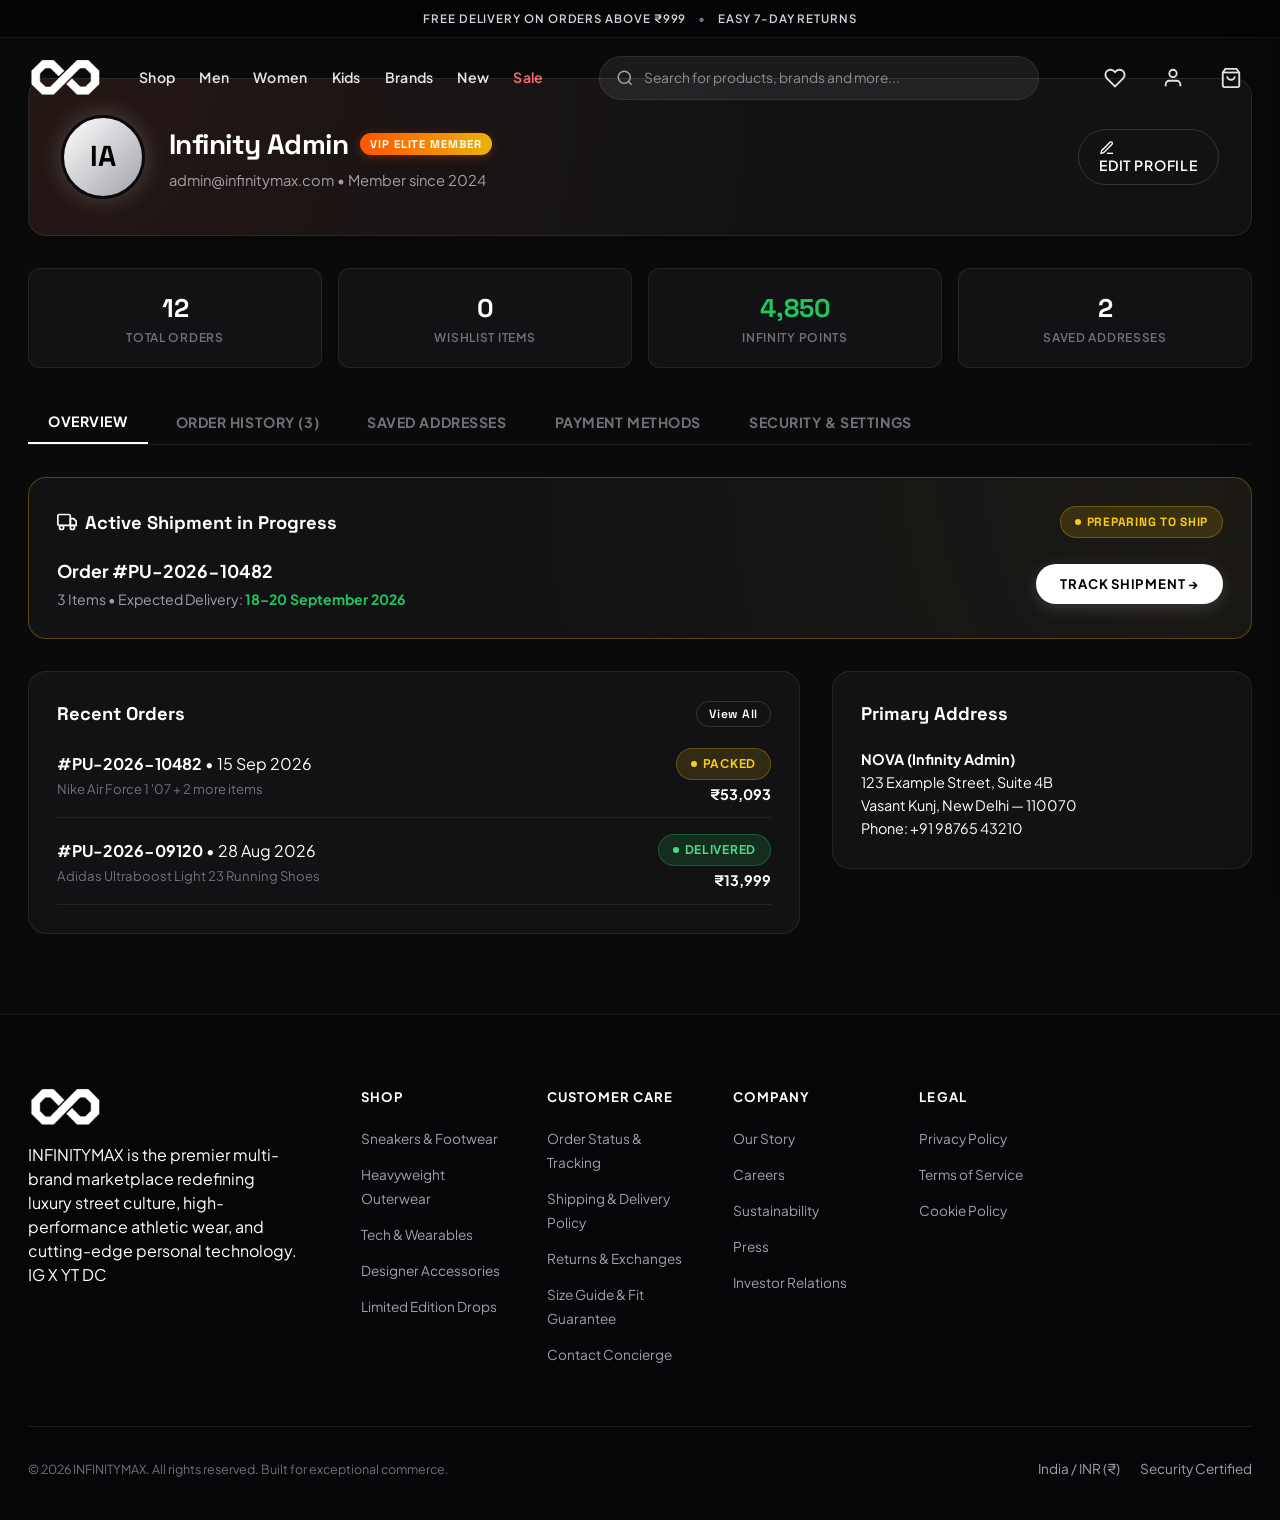
<file: account.html>
<!DOCTYPE html>
<html lang="en">
<head>
  <meta charset="UTF-8">
  <meta name="viewport" content="width=device-width, initial-scale=1.0">
  <title>Account Dashboard — INFINITYMAX</title>
  <meta name="description" content="Manage your orders, profile details, addresses, and payment options at INFINITYMAX.">

  <!-- Favicon / Brand Identity -->
  <link rel="icon" type="image/png" href="assets/logo/logo.png">

  <!-- Google Fonts Preconnect & Inter / Plus Jakarta Sans / Space Grotesk -->
  <link rel="preconnect" href="https://fonts.googleapis.com">
  <link rel="preconnect" href="https://fonts.gstatic.com" crossorigin>
  <link href="https://fonts.googleapis.com/css2?family=Plus+Jakarta+Sans:ital,wght@0,300;0,400;0,500;0,600;0,700;0,800;1,400&family=Space+Grotesk:wght@500;700&display=swap" rel="stylesheet">

  <!-- Production Stylesheet -->
  <link rel="stylesheet" href="css/style.css">
</head>
<body>

  <!-- ======================================================================
       1. ANNOUNCEMENT BAR
       ====================================================================== -->
  <aside class="announcement-bar" role="complementary" aria-label="Announcement">
    <span>FREE DELIVERY ON ORDERS ABOVE ₹999</span>
    <span class="announcement-bullet">•</span>
    <span>EASY 7-DAY RETURNS</span>
  </aside>

  <!-- ======================================================================
       2. STICKY HEADER & NAVIGATION
       ====================================================================== -->
  <header class="site-header" id="siteHeader" role="banner">
    <div class="container header-inner">
      
      <!-- Left: Brand Logo & Desktop Navigation -->
      <div class="header-left">
        <a href="index.html" class="brand-logo" aria-label="INFINITYMAX Home">
          <img src="assets/logo/logo.png" alt="INFINITYMAX Logo">
        </a>

        <nav class="main-nav" role="navigation" aria-label="Primary Navigation">
          <a href="index.html#categories" class="nav-link">Shop</a>
          <a href="index.html#newarrivals" class="nav-link">Men</a>
          <a href="index.html#newarrivals" class="nav-link">Women</a>
          <a href="kids.html" class="nav-link">Kids</a>
          <a href="index.html#brands" class="nav-link">Brands</a>
          <a href="index.html#newarrivals" class="nav-link">New</a>
          <a href="index.html#limiteddrop" class="nav-link sale-link">Sale</a>
        </nav>
      </div>

      <!-- Center: Search Input with Auto-Suggestions -->
      <div class="header-search">
        <div class="search-input-wrap">
          <svg class="search-icon" viewBox="0 0 24 24" fill="none" stroke="currentColor" stroke-width="2">
            <circle cx="11" cy="11" r="8"/>
            <line x1="21" y1="21" x2="16.65" y2="16.65"/>
          </svg>
          <input 
            type="text" 
            id="headerSearchInput" 
            class="search-input" 
            placeholder="Search for products, brands and more..." 
            autocomplete="off"
            aria-label="Search catalog"
          >
          <button class="search-clear-btn" id="searchClearBtn" aria-label="Clear search">✕</button>
        </div>

        <!-- Search Dropdown Box -->
        <div class="search-dropdown" id="searchDropdown">
          <div id="searchResultsWrap">
            <div class="search-dropdown-section">
              <div class="dropdown-section-title">Trending Searches</div>
              <div class="search-tags">
                <button class="search-tag">Nike Air Force</button>
                <button class="search-tag">Adidas Campus</button>
                <button class="search-tag">Heavyweight Hoodie</button>
                <button class="search-tag">Apple Watch</button>
                <button class="search-tag">Overcoat</button>
              </div>
            </div>
            <div class="search-dropdown-section">
              <div class="dropdown-section-title">Popular Brands</div>
              <div class="search-tags">
                <button class="search-tag">Nike</button>
                <button class="search-tag">Adidas</button>
                <button class="search-tag">Apple</button>
                <button class="search-tag">Zara</button>
                <button class="search-tag">Puma</button>
              </div>
            </div>
          </div>
        </div>
      </div>

      <!-- Right: User Actions (Wishlist, Account, Cart) -->
      <div class="header-actions">
        <!-- Wishlist -->
        <a href="wishlist.html" class="header-action-btn" id="wishlistHeaderBtn" aria-label="View Wishlist">
          <svg viewBox="0 0 24 24" fill="none" stroke="currentColor" stroke-width="2">
            <path d="M20.84 4.61a5.5 5.5 0 0 0-7.78 0L12 5.67l-1.06-1.06a5.5 5.5 0 0 0-7.78 7.78l1.06 1.06L12 21.23l7.78-7.78 1.06-1.06a5.5 5.5 0 0 0 0-7.78z"/>
          </svg>
          <span class="badge-count wishlist-count-badge" style="display: none;">0</span>
        </a>

        <!-- Account -->
        <a href="account.html" class="header-action-btn" id="accountHeaderBtn" aria-label="User Account">
          <svg viewBox="0 0 24 24" fill="none" stroke="currentColor" stroke-width="2">
            <path d="M20 21v-2a4 4 0 0 0-4-4H8a4 4 0 0 0-4 4v2"/>
            <circle cx="12" cy="7" r="4"/>
          </svg>
        </a>

        <!-- Cart Bag -->
        <button class="header-action-btn open-cart-btn" id="cartHeaderBtn" aria-label="View Shopping Bag">
          <svg viewBox="0 0 24 24" fill="none" stroke="currentColor" stroke-width="2">
            <path d="M6 2L3 6v14a2 2 0 0 0 2 2h14a2 2 0 0 0 2-2V6l-3-4z"/>
            <line x1="3" y1="6" x2="21" y2="6"/>
            <path d="M16 10a4 4 0 0 1-8 0"/>
          </svg>
          <span class="badge-count cart-count-badge" style="display: none;">0</span>
        </button>

        <!-- Mobile Menu Hamburger Trigger -->
        <button class="header-action-btn mobile-menu-btn" id="mobileMenuBtn" aria-label="Open Navigation Menu">
          <svg viewBox="0 0 24 24" fill="none" stroke="currentColor" stroke-width="2">
            <line x1="3" y1="12" x2="21" y2="12"/>
            <line x1="3" y1="6" x2="21" y2="6"/>
            <line x1="3" y1="18" x2="21" y2="18"/>
          </svg>
        </button>
      </div>

    </div>
  </header>

  <!-- ======================================================================
       MOBILE NAVIGATION DRAWER
       ====================================================================== -->
  <div class="mobile-nav-backdrop" id="mobileNavBackdrop"></div>
  <nav class="mobile-nav-drawer" id="mobileNavDrawer" aria-label="Mobile Navigation">
    <div class="mobile-nav-header">
      <img src="assets/logo/logo.png" alt="INFINITYMAX" style="height: 32px;">
      <button class="modal-close-btn" id="mobileNavClose" aria-label="Close Mobile Menu" style="position: static;">
        <svg viewBox="0 0 24 24" fill="none" stroke="currentColor" stroke-width="2.5">
          <line x1="18" y1="6" x2="6" y2="18"/>
          <line x1="6" y1="6" x2="18" y2="18"/>
        </svg>
      </button>
    </div>

    <div class="mobile-nav-list">
      <a href="index.html#categories" class="mobile-nav-link">Shop <span>→</span></a>
      <a href="index.html#newarrivals" class="mobile-nav-link">Men <span>→</span></a>
      <a href="index.html#newarrivals" class="mobile-nav-link">Women <span>→</span></a>
      <a href="kids.html" class="mobile-nav-link">Kids <span>→</span></a>
      <a href="index.html#brands" class="mobile-nav-link">Brands <span>→</span></a>
      <a href="wishlist.html" class="mobile-nav-link">My Wishlist <span>→</span></a>
      <a href="order.html" class="mobile-nav-link">My Orders <span>→</span></a>
      <a href="account.html" class="mobile-nav-link">My Account <span>→</span></a>
      <a href="index.html#limiteddrop" class="mobile-nav-link" style="color: #f87171;">Sale <span>→</span></a>
    </div>

    <div class="mobile-nav-footer">
      <button class="mobile-nav-account-btn open-cart-btn">
        <svg viewBox="0 0 24 24" width="20" height="20" fill="none" stroke="currentColor" stroke-width="2">
          <path d="M6 2L3 6v14a2 2 0 0 0 2 2h14a2 2 0 0 0 2-2V6l-3-4z"/>
          <line x1="3" y1="6" x2="21" y2="6"/>
          <path d="M16 10a4 4 0 0 1-8 0"/>
        </svg>
        <span>Shopping Bag (<span class="cart-count-badge">0</span>)</span>
      </button>
    </div>
  </nav>

  <!-- ======================================================================
       ACCOUNT APP MOUNT CONTAINER
       ====================================================================== -->
  <main id="accountAppContainer">
    <!-- Rendered dynamically via js/account.js -->
  </main>

  <!-- ======================================================================
       GLOBAL FOOTER
       ====================================================================== -->
  <footer class="site-footer" role="contentinfo">
    <div class="container">
      
      <!-- Footer Top Grid -->
      <div class="footer-top">
        
        <!-- Col 1: BRAND BIO -->
        <div class="footer-brand-col">
          <a href="index.html" class="brand-logo" style="margin-bottom: 16px;">
            <img src="assets/logo/logo.png" alt="INFINITYMAX Logo">
          </a>
          <p class="footer-brand-desc">
            INFINITYMAX is the premier multi-brand marketplace redefining luxury street culture, high-performance athletic wear, and cutting-edge personal technology.
          </p>
          <div class="social-links-group">
            <a href="#" class="social-link" aria-label="Instagram">IG</a>
            <a href="#" class="social-link" aria-label="X Twitter">X</a>
            <a href="#" class="social-link" aria-label="YouTube">YT</a>
            <a href="#" class="social-link" aria-label="Discord">DC</a>
          </div>
        </div>

        <!-- Col 2: SHOP -->
        <div>
          <h4 class="footer-col-title">SHOP</h4>
          <ul class="footer-nav-list">
            <li><a href="index.html#categories" class="footer-link">Sneakers & Footwear</a></li>
            <li><a href="index.html#newarrivals" class="footer-link">Heavyweight Outerwear</a></li>
            <li><a href="index.html#limiteddrop" class="footer-link">Tech & Wearables</a></li>
            <li><a href="index.html#brands" class="footer-link">Designer Accessories</a></li>
            <li><a href="index.html#limiteddrop" class="footer-link">Limited Edition Drops</a></li>
          </ul>
        </div>

        <!-- Col 3: CUSTOMER CARE -->
        <div>
          <h4 class="footer-col-title">CUSTOMER CARE</h4>
          <ul class="footer-nav-list">
            <li><a href="order.html" class="footer-link">Order Status & Tracking</a></li>
            <li><a href="order.html" class="footer-link">Shipping & Delivery Policy</a></li>
            <li><a href="order.html" class="footer-link">Returns & Exchanges</a></li>
            <li><a href="#" class="footer-link">Size Guide & Fit Guarantee</a></li>
            <li><a href="#" class="footer-link">Contact Concierge</a></li>
          </ul>
        </div>

        <!-- Col 4: ABOUT -->
        <div>
          <h4 class="footer-col-title">COMPANY</h4>
          <ul class="footer-nav-list">
            <li><a href="#" class="footer-link">Our Story</a></li>
            <li><a href="#" class="footer-link">Careers</a></li>
            <li><a href="#" class="footer-link">Sustainability</a></li>
            <li><a href="#" class="footer-link">Press</a></li>
            <li><a href="#" class="footer-link">Investor Relations</a></li>
          </ul>
        </div>

        <!-- Col 5: LEGAL -->
        <div>
          <h4 class="footer-col-title">LEGAL</h4>
          <ul class="footer-nav-list">
            <li><a href="#" class="footer-link">Privacy Policy</a></li>
            <li><a href="#" class="footer-link">Terms of Service</a></li>
            <li><a href="#" class="footer-link">Cookie Policy</a></li>
          </ul>
        </div>

      </div>

      <!-- Footer Bottom Bar -->
      <div class="footer-bottom">
        <div>© 2026 INFINITYMAX. All rights reserved. Built for exceptional commerce.</div>
        <div style="display: flex; gap: 20px;">
          <a href="#" class="footer-link">India / INR (₹)</a>
          <a href="#" class="footer-link">Security Certified</a>
        </div>
      </div>

    </div>
  </footer>

  <!-- ======================================================================
       SLIDE-OUT CART DRAWER
       ====================================================================== -->
  <div class="cart-drawer-backdrop" id="cartBackdrop"></div>
  <aside class="cart-drawer" id="cartDrawer" role="dialog" aria-label="Shopping Bag">
    <div class="cart-header">
      <div class="cart-header-title">
        <svg viewBox="0 0 24 24" width="22" height="22" fill="none" stroke="currentColor" stroke-width="2">
          <path d="M6 2L3 6v14a2 2 0 0 0 2 2h14a2 2 0 0 0 2-2V6l-3-4z"/><line x1="3" y1="6" x2="21" y2="6"/><path d="M16 10a4 4 0 0 1-8 0"/>
        </svg>
        <span>Your Bag</span>
      </div>
      <button class="modal-close-btn" id="cartCloseBtn" aria-label="Close Shopping Bag" style="position: static;">
        <svg viewBox="0 0 24 24" fill="none" stroke="currentColor" stroke-width="2.5">
          <line x1="18" y1="6" x2="6" y2="18"/>
          <line x1="6" y1="6" x2="18" y2="18"/>
        </svg>
      </button>
    </div>

    <div class="cart-items-container" id="cartItemsContainer">
      <!-- Populated via script.js -->
    </div>

    <div class="cart-footer">
      <div class="cart-calc-row">
        <span>Subtotal</span>
        <span id="cartSubtotal">₹0</span>
      </div>
      <div class="cart-calc-row">
        <span>Estimated Delivery</span>
        <span style="color: var(--accent-green);">FREE</span>
      </div>
      <div class="cart-calc-row total">
        <span>Total</span>
        <span id="cartTotal">₹0</span>
      </div>
      <button class="btn btn-primary btn-checkout" onclick="proceedToCheckout()">
        PROCEED TO CHECKOUT
      </button>
    </div>
  </aside>

  <!-- ======================================================================
       QUICK VIEW MODAL
       ====================================================================== -->
  <div class="modal-backdrop" id="quickViewBackdrop" role="dialog" aria-modal="true" aria-label="Product Quick View">
    <div class="modal-content-wrap">
      <button class="modal-close-btn" id="quickViewClose" aria-label="Close dialog">
        <svg viewBox="0 0 24 24" fill="none" stroke="currentColor" stroke-width="2.5">
          <line x1="18" y1="6" x2="6" y2="18"/>
          <line x1="6" y1="6" x2="18" y2="18"/>
        </svg>
      </button>
      <div id="quickViewContent">
        <!-- Rendered dynamically -->
      </div>
    </div>
  </div>

  <!-- Back to top floating trigger -->
  <button class="back-to-top-btn" id="backToTopBtn" aria-label="Back to top">
    <svg viewBox="0 0 24 24" fill="none" stroke="currentColor" stroke-width="2.5">
      <path d="M18 15l-6-6-6 6"/>
    </svg>
  </button>

  <!-- Toast Notification Container -->
  <div class="toast-container" id="toastContainer"></div>

  <!-- JavaScript Scripts -->
  <script src="js/script.js"></script>
  <script src="js/account.js"></script>
</body>
</html>
</file>
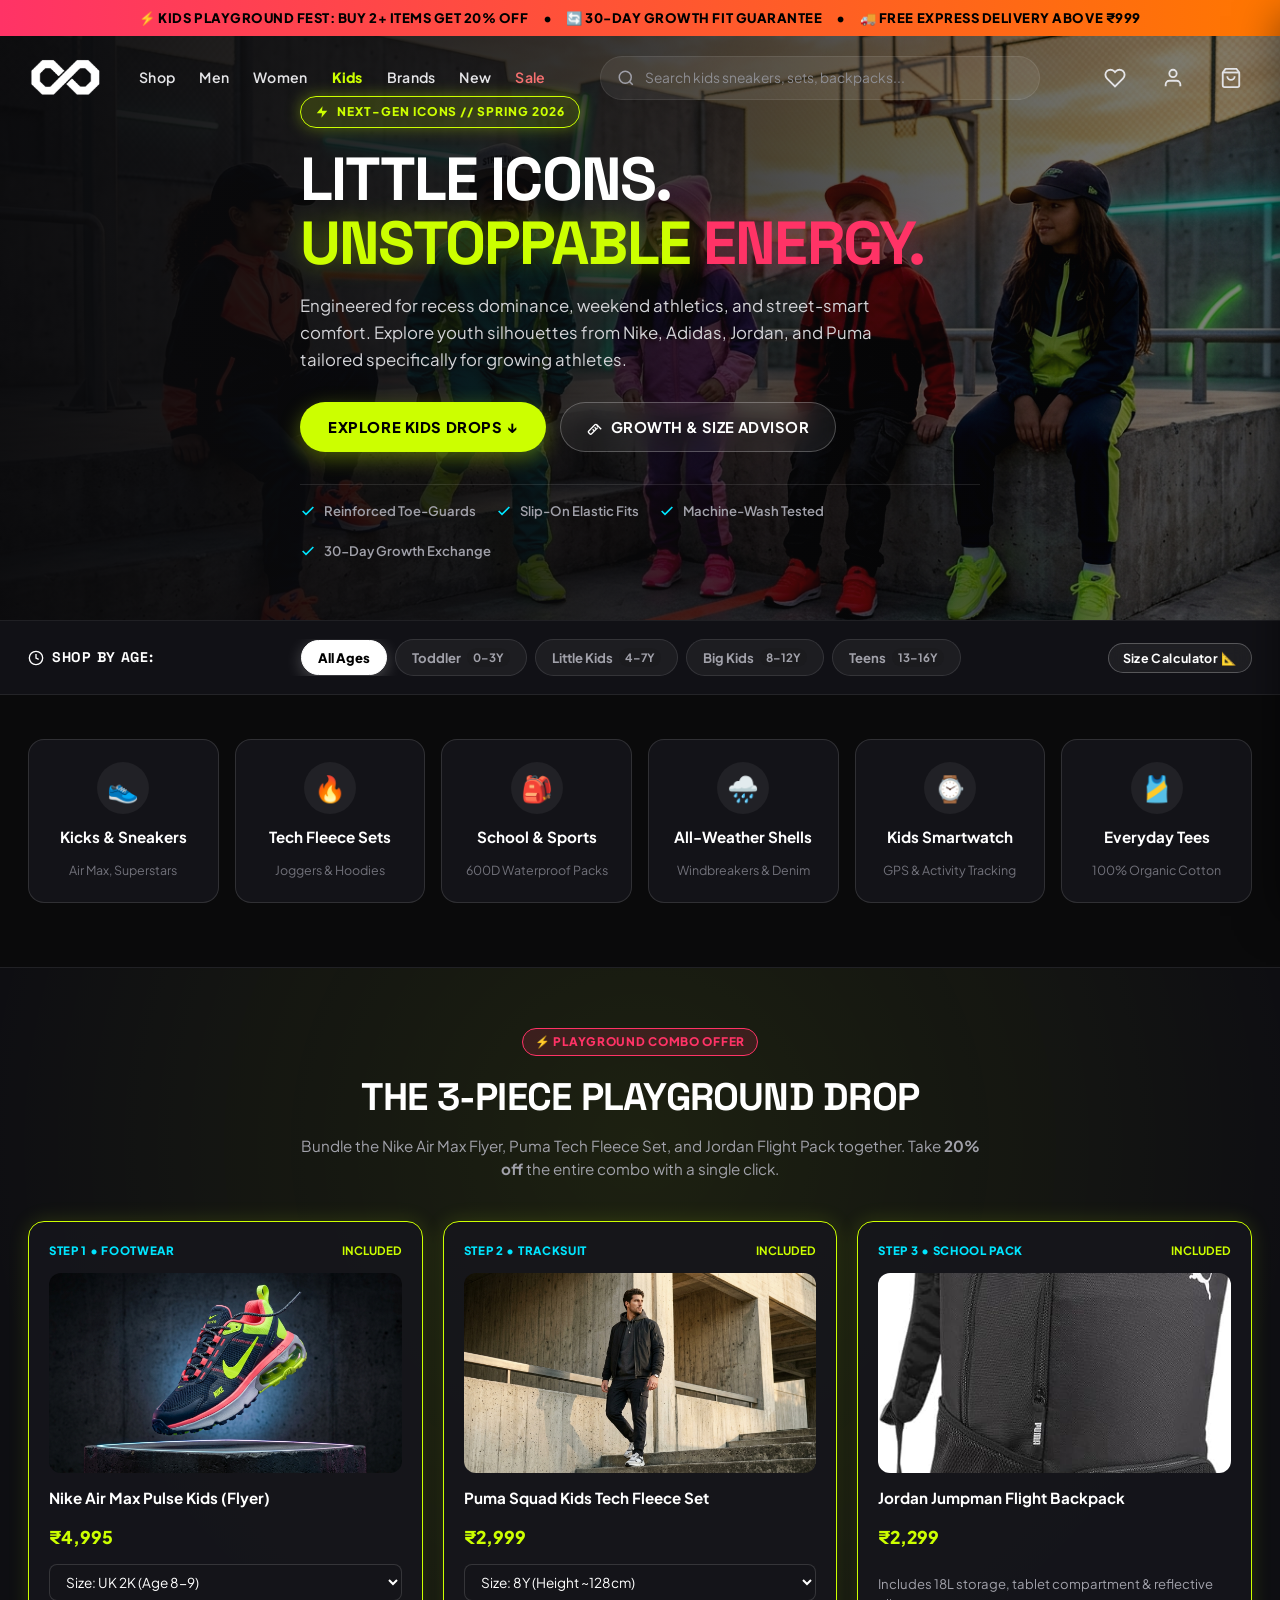
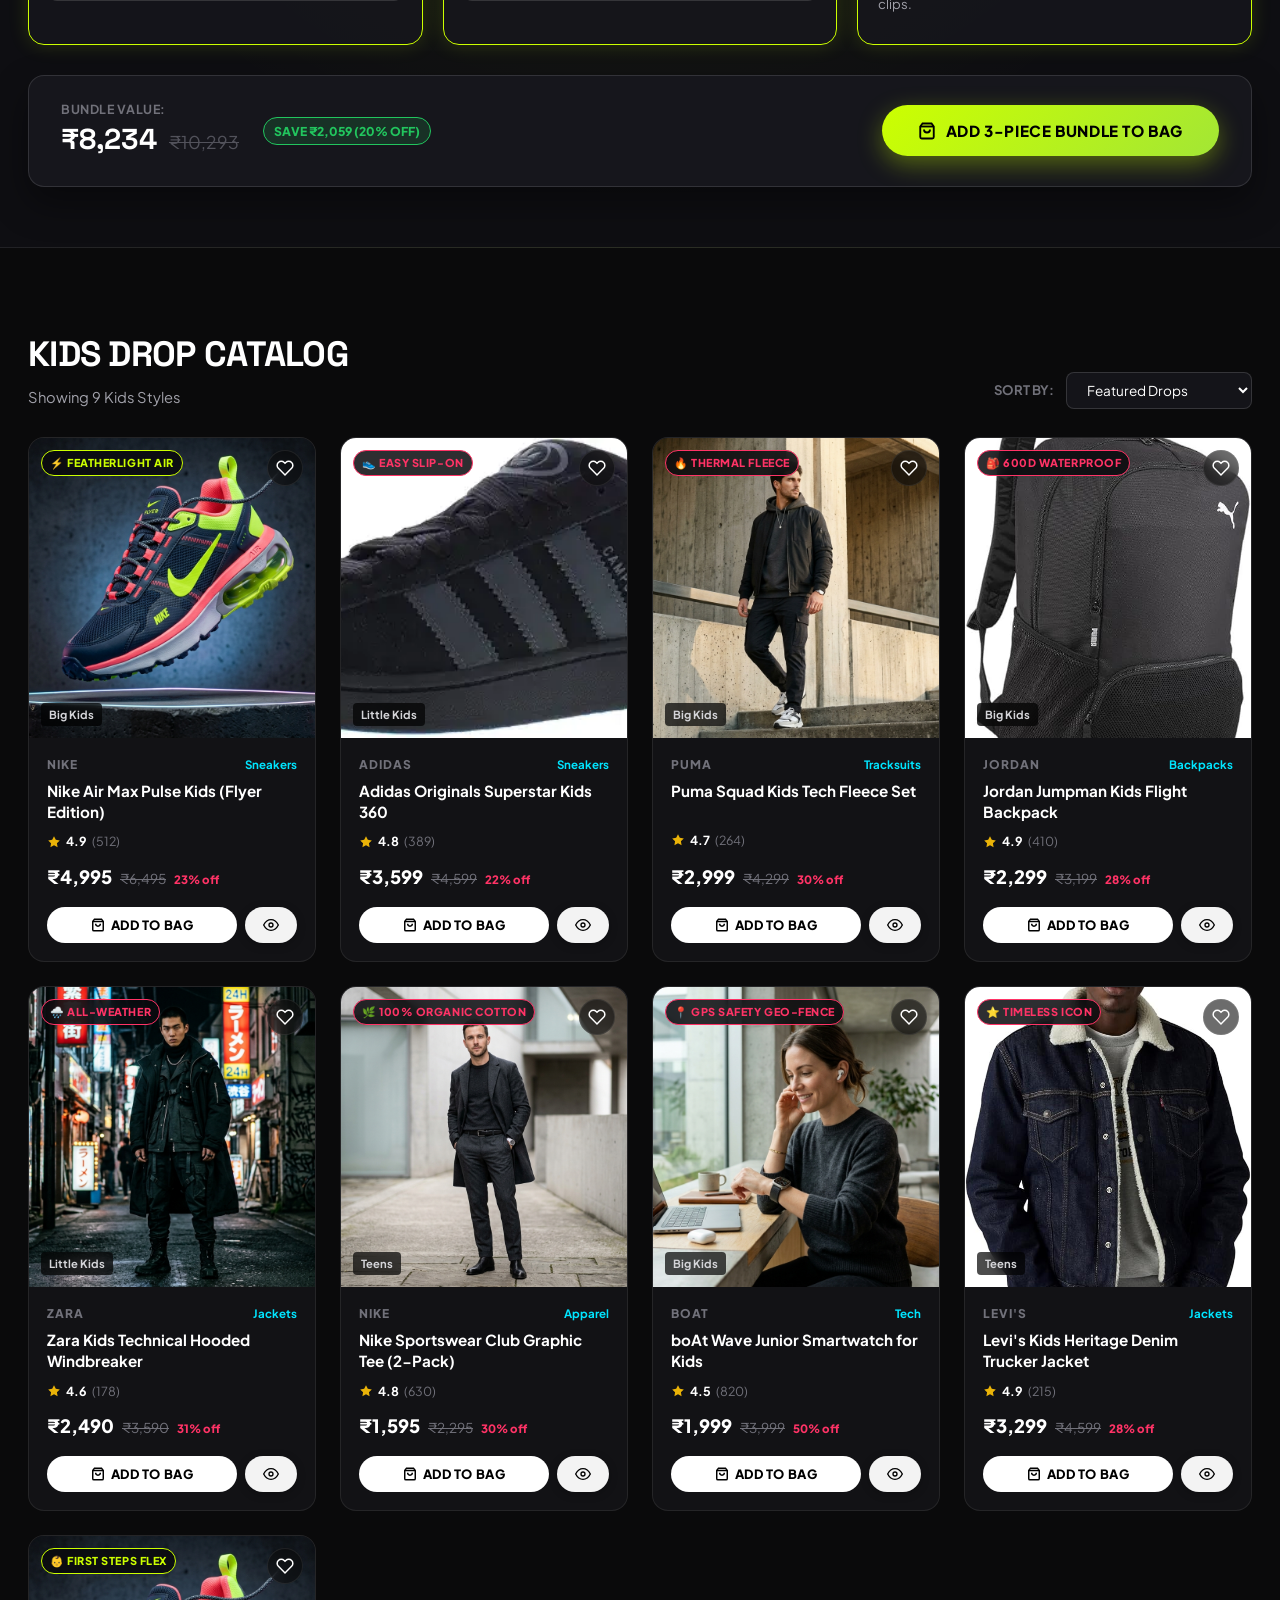
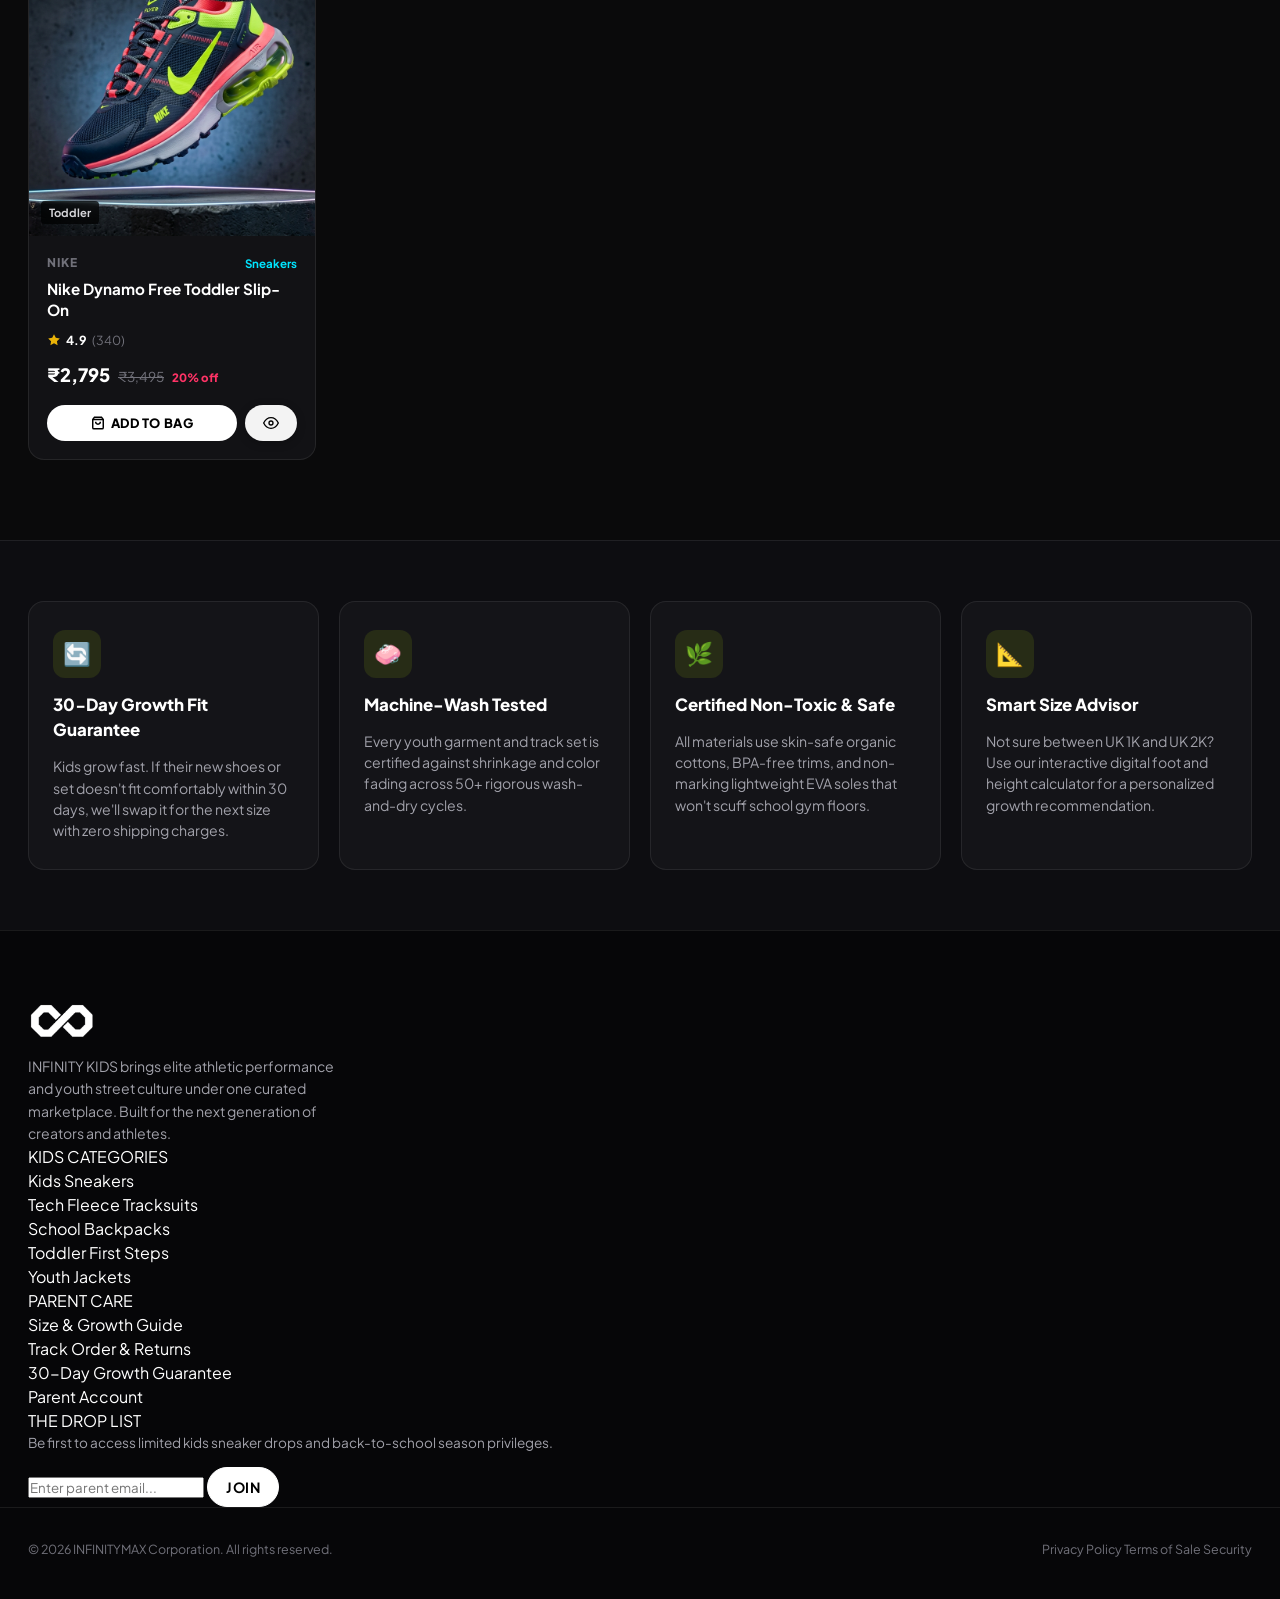
<file: kids.html>
<!DOCTYPE html>
<html lang="en">
<head>
  <meta charset="UTF-8">
  <meta name="viewport" content="width=device-width, initial-scale=1.0">
  <title>INFINITY KIDS — Future Athletes & Next-Gen Streetwear | INFINITYMAX</title>
  <meta name="description" content="Shop high-performance kids sneakers, tech fleece tracksuits, school backpacks, and all-weather jackets from Nike, Adidas, Jordan, Puma, and Zara at INFINITYMAX Kids.">

  <!-- Favicon / Brand Identity -->
  <link rel="icon" type="image/png" href="assets/logo/logo.png">

  <!-- Google Fonts Preconnect & Plus Jakarta Sans / Space Grotesk -->
  <link rel="preconnect" href="https://fonts.googleapis.com">
  <link rel="preconnect" href="https://fonts.gstatic.com" crossorigin>
  <link href="https://fonts.googleapis.com/css2?family=Plus+Jakarta+Sans:ital,wght@0,300;0,400;0,500;0,600;0,700;0,800;1,400&family=Space+Grotesk:wght@500;700;800&display=swap" rel="stylesheet">

  <!-- Production Stylesheets -->
  <link rel="stylesheet" href="css/style.css">
  <link rel="stylesheet" href="css/kids.css">
</head>
<body>

  <!-- ======================================================================
       1. KIDS DEDICATED ANNOUNCEMENT BAR
       ====================================================================== -->
  <aside class="kids-announcement" role="complementary" aria-label="Kids Festival Announcement">
    <span>⚡ KIDS PLAYGROUND FEST: BUY 2+ ITEMS GET 20% OFF</span>
    <span>•</span>
    <span>🔄 30-DAY GROWTH FIT GUARANTEE</span>
    <span>•</span>
    <span>🚚 FREE EXPRESS DELIVERY ABOVE ₹999</span>
  </aside>

  <!-- ======================================================================
       2. STICKY HEADER & NAVIGATION
       ====================================================================== -->
  <header class="site-header" id="siteHeader" role="banner">
    <div class="container header-inner">
      
      <!-- Left: Brand Logo & Desktop Navigation -->
      <div class="header-left">
        <a href="index.html" class="brand-logo" aria-label="INFINITYMAX Home">
          <img src="assets/logo/logo.png" alt="INFINITYMAX Logo">
        </a>

        <nav class="main-nav" role="navigation" aria-label="Primary Navigation">
          <a href="index.html#categories" class="nav-link">Shop</a>
          <a href="index.html#newarrivals" class="nav-link">Men</a>
          <a href="index.html#newarrivals" class="nav-link">Women</a>
          <a href="kids.html" class="nav-link active" style="color: var(--kids-volt); font-weight: 800;">Kids</a>
          <a href="index.html#brands" class="nav-link">Brands</a>
          <a href="index.html#newarrivals" class="nav-link">New</a>
          <a href="index.html#limiteddrop" class="nav-link sale-link">Sale</a>
        </nav>
      </div>

      <!-- Center: Search Input with Auto-Suggestions -->
      <div class="header-search">
        <div class="search-input-wrap">
          <svg class="search-icon" viewBox="0 0 24 24" fill="none" stroke="currentColor" stroke-width="2">
            <circle cx="11" cy="11" r="8"/>
            <line x1="21" y1="21" x2="16.65" y2="16.65"/>
          </svg>
          <input 
            type="text" 
            id="headerSearchInput" 
            class="search-input" 
            placeholder="Search kids sneakers, sets, backpacks..." 
            autocomplete="off"
            aria-label="Search kids catalog"
          >
          <button class="search-clear-btn" id="searchClearBtn" aria-label="Clear search">✕</button>
        </div>

        <!-- Search Dropdown Box -->
        <div class="search-dropdown" id="searchDropdown">
          <div id="searchResultsWrap">
            <div class="search-dropdown-section">
              <div class="dropdown-section-title">Trending in Kids</div>
              <div class="search-tags">
                <button class="search-tag">Kids Air Max</button>
                <button class="search-tag">Superstar 360</button>
                <button class="search-tag">Tech Fleece Set</button>
                <button class="search-tag">Jordan Backpack</button>
                <button class="search-tag">Kids Smartwatch</button>
              </div>
            </div>
            <div class="search-dropdown-section">
              <div class="dropdown-section-title">Popular Kids Brands</div>
              <div class="search-tags">
                <button class="search-tag">Nike</button>
                <button class="search-tag">Adidas</button>
                <button class="search-tag">Jordan</button>
                <button class="search-tag">Puma</button>
                <button class="search-tag">Zara</button>
              </div>
            </div>
          </div>
        </div>
      </div>

      <!-- Right: User Actions (Wishlist, Account, Cart) -->
      <div class="header-actions">
        <!-- Wishlist -->
        <a href="wishlist.html" class="header-action-btn" id="wishlistHeaderBtn" aria-label="View Saved Items">
          <svg viewBox="0 0 24 24" fill="none" stroke="currentColor" stroke-width="2">
            <path d="M20.84 4.61a5.5 5.5 0 0 0-7.78 0L12 5.67l-1.06-1.06a5.5 5.5 0 0 0-7.78 7.78l1.06 1.06L12 21.23l7.78-7.78 1.06-1.06a5.5 5.5 0 0 0 0-7.78z"/>
          </svg>
          <span class="badge-count wishlist-count-badge" style="display: none;">0</span>
        </a>

        <!-- Account -->
        <a href="account.html" class="header-action-btn" id="accountHeaderBtn" aria-label="User Account">
          <svg viewBox="0 0 24 24" fill="none" stroke="currentColor" stroke-width="2">
            <path d="M20 21v-2a4 4 0 0 0-4-4H8a4 4 0 0 0-4 4v2"/>
            <circle cx="12" cy="7" r="4"/>
          </svg>
        </a>

        <!-- Cart Bag -->
        <button class="header-action-btn open-cart-btn" id="cartHeaderBtn" aria-label="View Shopping Bag">
          <svg viewBox="0 0 24 24" fill="none" stroke="currentColor" stroke-width="2">
            <path d="M6 2L3 6v14a2 2 0 0 0 2 2h14a2 2 0 0 0 2-2V6l-3-4z"/>
            <line x1="3" y1="6" x2="21" y2="6"/>
            <path d="M16 10a4 4 0 0 1-8 0"/>
          </svg>
          <span class="badge-count cart-count-badge" style="display: none;">0</span>
        </button>

        <!-- Mobile Menu Trigger -->
        <button class="header-action-btn mobile-menu-btn" id="mobileMenuBtn" aria-label="Open Navigation Menu">
          <svg viewBox="0 0 24 24" fill="none" stroke="currentColor" stroke-width="2">
            <line x1="3" y1="12" x2="21" y2="12"/>
            <line x1="3" y1="6" x2="21" y2="6"/>
            <line x1="3" y1="18" x2="21" y2="18"/>
          </svg>
        </button>
      </div>

    </div>
  </header>

  <!-- ======================================================================
       MOBILE NAVIGATION DRAWER
       ====================================================================== -->
  <div class="mobile-nav-backdrop" id="mobileNavBackdrop"></div>
  <nav class="mobile-nav-drawer" id="mobileNavDrawer" aria-label="Mobile Navigation">
    <div class="mobile-nav-header">
      <img src="assets/logo/logo.png" alt="INFINITYMAX" style="height: 32px;">
      <button class="modal-close-btn" id="mobileNavClose" aria-label="Close Mobile Menu" style="position: static;">
        <svg viewBox="0 0 24 24" fill="none" stroke="currentColor" stroke-width="2.5">
          <line x1="18" y1="6" x2="6" y2="18"/>
          <line x1="6" y1="6" x2="18" y2="18"/>
        </svg>
      </button>
    </div>
    <div class="mobile-nav-body">
      <a href="index.html#categories" class="mobile-nav-link">Shop All</a>
      <a href="index.html#newarrivals" class="mobile-nav-link">Men</a>
      <a href="index.html#newarrivals" class="mobile-nav-link">Women</a>
      <a href="kids.html" class="mobile-nav-link active" style="color: var(--kids-volt); font-weight: 800;">Kids (Special Edition)</a>
      <a href="index.html#brands" class="mobile-nav-link">Brands</a>
      <a href="index.html#newarrivals" class="mobile-nav-link">New Arrivals</a>
      <a href="index.html#limiteddrop" class="mobile-nav-link" style="color: var(--accent-orange);">Limited Drop</a>
      <div class="mobile-nav-divider"></div>
      <a href="wishlist.html" class="mobile-nav-link">My Wishlist</a>
      <a href="account.html" class="mobile-nav-link">My Account</a>
      <a href="order.html" class="mobile-nav-link">Track Orders</a>
    </div>
  </nav>

  <!-- ======================================================================
       3. HIGH-ENERGY KIDS HERO SHOWCASE
       ====================================================================== -->
  <section class="kids-hero-section" aria-label="Kids Collection Hero">
    <div class="kids-hero-bg">
      <img src="assets/banners/hero_kids_editorial.jpg" alt="Young athletes wearing modern streetwear on urban court">
    </div>
    <div class="kids-hero-overlay"></div>
    <div class="container kids-hero-content">
      <span class="kids-hero-badge">
        <svg viewBox="0 0 24 24" width="14" height="14" fill="currentColor">
          <polygon points="13 2 3 14 12 14 11 22 21 10 12 10 13 2"/>
        </svg>
        NEXT-GEN ICONS // SPRING 2026
      </span>
      <h1 class="kids-hero-title">
        LITTLE ICONS.<br>
        <span class="highlight-volt">UNSTOPPABLE</span> <span class="highlight-coral">ENERGY.</span>
      </h1>
      <p class="kids-hero-desc">
        Engineered for recess dominance, weekend athletics, and street-smart comfort. Explore youth silhouettes from Nike, Adidas, Jordan, and Puma tailored specifically for growing athletes.
      </p>
      <div class="kids-hero-actions">
        <a href="#kidsCatalog" class="btn-kids-primary">
          EXPLORE KIDS DROPS ↓
        </a>
        <button class="btn-kids-outline open-size-advisor-btn">
          <svg viewBox="0 0 24 24" width="16" height="16" fill="none" stroke="currentColor" stroke-width="2">
            <path d="M21.3 15.3l-6.6-6.6a2 2 0 0 0-2.8 0L2.7 17.9a2 2 0 0 0 0 2.8l1.4 1.4a2 2 0 0 0 2.8 0l9.2-9.2"/>
            <path d="M14.5 9.5l2 2"/>
            <path d="M11.5 12.5l2 2"/>
            <path d="M8.5 15.5l2 2"/>
          </svg>
          GROWTH & SIZE ADVISOR
        </button>
      </div>

      <div class="kids-hero-features">
        <div class="kids-feature-pill">
          <svg viewBox="0 0 24 24" width="16" height="16" fill="none" stroke="currentColor" stroke-width="2.5">
            <polyline points="20 6 9 17 4 12"/>
          </svg>
          Reinforced Toe-Guards
        </div>
        <div class="kids-feature-pill">
          <svg viewBox="0 0 24 24" width="16" height="16" fill="none" stroke="currentColor" stroke-width="2.5">
            <polyline points="20 6 9 17 4 12"/>
          </svg>
          Slip-On Elastic Fits
        </div>
        <div class="kids-feature-pill">
          <svg viewBox="0 0 24 24" width="16" height="16" fill="none" stroke="currentColor" stroke-width="2.5">
            <polyline points="20 6 9 17 4 12"/>
          </svg>
          Machine-Wash Tested
        </div>
        <div class="kids-feature-pill">
          <svg viewBox="0 0 24 24" width="16" height="16" fill="none" stroke="currentColor" stroke-width="2.5">
            <polyline points="20 6 9 17 4 12"/>
          </svg>
          30-Day Growth Exchange
        </div>
      </div>
    </div>
  </section>

  <!-- ======================================================================
       4. INTERACTIVE AGE GROUP SWITCHER
       ====================================================================== -->
  <section class="kids-age-bar" aria-label="Filter by Child Age">
    <div class="container kids-age-inner">
      <div class="kids-age-label">
        <svg viewBox="0 0 24 24" width="16" height="16" fill="none" stroke="currentColor" stroke-width="2">
          <circle cx="12" cy="12" r="10"/>
          <path d="M12 6v6l4 2"/>
        </svg>
        <span>Shop by Age:</span>
      </div>

      <div class="kids-age-tabs">
        <button class="age-tab-btn active" data-age="All">
          All Ages
        </button>
        <button class="age-tab-btn" data-age="Toddler">
          Toddler <span class="age-tag">0–3Y</span>
        </button>
        <button class="age-tab-btn" data-age="Little Kids">
          Little Kids <span class="age-tag">4–7Y</span>
        </button>
        <button class="age-tab-btn" data-age="Big Kids">
          Big Kids <span class="age-tag">8–12Y</span>
        </button>
        <button class="age-tab-btn" data-age="Teens">
          Teens <span class="age-tag">13–16Y</span>
        </button>
      </div>

      <button class="btn-kids-outline open-size-advisor-btn" style="padding: 6px 14px; font-size: 0.78rem;">
        Size Calculator 📐
      </button>
    </div>
  </section>

  <!-- ======================================================================
       5. KIDS CATEGORY QUICK CHIPS
       ====================================================================== -->
  <section class="kids-categories-sec" aria-label="Kids Categories">
    <div class="container">
      <div class="kids-cat-cards-grid">
        <div class="kids-cat-card" data-cat="Sneakers">
          <div class="kids-cat-icon">👟</div>
          <span class="kids-cat-name">Kicks & Sneakers</span>
          <span class="kids-cat-count">Air Max, Superstars</span>
        </div>
        <div class="kids-cat-card" data-cat="Tracksuits">
          <div class="kids-cat-icon">🔥</div>
          <span class="kids-cat-name">Tech Fleece Sets</span>
          <span class="kids-cat-count">Joggers & Hoodies</span>
        </div>
        <div class="kids-cat-card" data-cat="Backpacks">
          <div class="kids-cat-icon">🎒</div>
          <span class="kids-cat-name">School & Sports</span>
          <span class="kids-cat-count">600D Waterproof Packs</span>
        </div>
        <div class="kids-cat-card" data-cat="Jackets">
          <div class="kids-cat-icon">🌧️</div>
          <span class="kids-cat-name">All-Weather Shells</span>
          <span class="kids-cat-count">Windbreakers & Denim</span>
        </div>
        <div class="kids-cat-card" data-cat="Tech">
          <div class="kids-cat-icon">⌚</div>
          <span class="kids-cat-name">Kids Smartwatch</span>
          <span class="kids-cat-count">GPS & Activity Tracking</span>
        </div>
        <div class="kids-cat-card" data-cat="Apparel">
          <div class="kids-cat-icon">🎽</div>
          <span class="kids-cat-name">Everyday Tees</span>
          <span class="kids-cat-count">100% Organic Cotton</span>
        </div>
      </div>
    </div>
  </section>

  <!-- ======================================================================
       6. PLAYGROUND 3-PIECE BUNDLE BUILDER
       ====================================================================== -->
  <section class="bundle-builder-sec" aria-label="Playground Complete Set Bundle">
    <div class="container">
      <div class="bundle-header">
        <span class="bundle-badge">⚡ PLAYGROUND COMBO OFFER</span>
        <h2 class="bundle-title">THE 3-PIECE PLAYGROUND DROP</h2>
        <p class="bundle-desc">
          Bundle the Nike Air Max Flyer, Puma Tech Fleece Set, and Jordan Flight Pack together. Take <strong>20% off</strong> the entire combo with a single click.
        </p>
      </div>

      <div class="bundle-builder-grid">
        <!-- Item 1: Sneaker -->
        <div class="bundle-slot-card selected">
          <div class="bundle-slot-header">
            <span class="bundle-step-tag">Step 1 • Footwear</span>
            <span style="font-size: 0.72rem; color: var(--kids-volt); font-weight: 700;">INCLUDED</span>
          </div>
          <div class="bundle-slot-img">
            <img src="assets/products/kids_airmax.jpg" alt="Nike Air Max Pulse Kids">
          </div>
          <div class="bundle-slot-name">Nike Air Max Pulse Kids (Flyer)</div>
          <div class="bundle-slot-price">₹4,995</div>
          <select class="bundle-size-select" id="bundleSneakerSize" aria-label="Select sneaker size">
            <option value="UK 1K">Size: UK 1K (Age 7-8)</option>
            <option value="UK 2K" selected>Size: UK 2K (Age 8-9)</option>
            <option value="UK 3K">Size: UK 3K (Age 9-10)</option>
            <option value="UK 4K">Size: UK 4K (Age 10-11)</option>
            <option value="UK 5K">Size: UK 5K (Age 11-13)</option>
          </select>
        </div>

        <!-- Item 2: Tech Fleece -->
        <div class="bundle-slot-card selected">
          <div class="bundle-slot-header">
            <span class="bundle-step-tag">Step 2 • Tracksuit</span>
            <span style="font-size: 0.72rem; color: var(--kids-volt); font-weight: 700;">INCLUDED</span>
          </div>
          <div class="bundle-slot-img">
            <img src="assets/banners/campaign_apparel_editorial_1789480944172.jpg" alt="Puma Squad Kids Tech Fleece Set">
          </div>
          <div class="bundle-slot-name">Puma Squad Kids Tech Fleece Set</div>
          <div class="bundle-slot-price">₹2,999</div>
          <select class="bundle-size-select" id="bundleApparelSize" aria-label="Select tracksuit size">
            <option value="6Y">Size: 6Y (Height ~116cm)</option>
            <option value="8Y" selected>Size: 8Y (Height ~128cm)</option>
            <option value="10Y">Size: 10Y (Height ~140cm)</option>
            <option value="12Y">Size: 12Y (Height ~152cm)</option>
          </select>
        </div>

        <!-- Item 3: Backpack -->
        <div class="bundle-slot-card selected">
          <div class="bundle-slot-header">
            <span class="bundle-step-tag">Step 3 • School Pack</span>
            <span style="font-size: 0.72rem; color: var(--kids-volt); font-weight: 700;">INCLUDED</span>
          </div>
          <div class="bundle-slot-img">
            <img src="assets/products/pumabackpack.jpg" alt="Jordan Jumpman Kids Flight Backpack">
          </div>
          <div class="bundle-slot-name">Jordan Jumpman Flight Backpack</div>
          <div class="bundle-slot-price">₹2,299</div>
          <div style="font-size: 0.82rem; color: #a1a1aa; padding: 10px 0;">
            Includes 18L storage, tablet compartment & reflective clips.
          </div>
        </div>
      </div>

      <!-- Bundle Summary Bar -->
      <div class="bundle-summary-bar">
        <div class="bundle-calc-info">
          <div class="bundle-total-box">
            <span class="bundle-label">Bundle Value:</span>
            <div class="bundle-pricing-row">
              <span class="bundle-final-price" id="bundleFinalPrice">₹8,234</span>
              <span class="bundle-orig-price" id="bundleOrigPrice">₹10,293</span>
            </div>
          </div>
          <span class="bundle-savings-tag" id="bundleSavings">SAVE ₹2,059 (20% OFF)</span>
        </div>

        <button class="btn-bundle-checkout" id="addBundleBtn">
          <svg viewBox="0 0 24 24" width="18" height="18" fill="none" stroke="currentColor" stroke-width="2.5">
            <path d="M6 2L3 6v14a2 2 0 0 0 2 2h14a2 2 0 0 0 2-2V6l-3-4z"/>
            <line x1="3" y1="6" x2="21" y2="6"/>
            <path d="M16 10a4 4 0 0 1-8 0"/>
          </svg>
          ADD 3-PIECE BUNDLE TO BAG
        </button>
      </div>

    </div>
  </section>

  <!-- ======================================================================
       7. KIDS CATALOG GRID & LIVE FILTERING
       ====================================================================== -->
  <section class="kids-catalog-sec" id="kidsCatalog" aria-label="Kids Catalog">
    <div class="container">
      <div class="kids-section-head">
        <div class="kids-title-group">
          <h2>KIDS DROP CATALOG</h2>
          <p id="kidsProductCount">Showing all kids styles</p>
        </div>

        <div style="display: flex; gap: 12px; align-items: center;">
          <label for="kidsSortSelect" style="font-size: 0.82rem; color: var(--text-tertiary); font-weight: 700;">SORT BY:</label>
          <select id="kidsSortSelect" class="bundle-size-select" style="width: auto; padding: 8px 16px;">
            <option value="featured">Featured Drops</option>
            <option value="rating">Top Customer Rated</option>
            <option value="price-low">Price: Low to High</option>
            <option value="price-high">Price: High to Low</option>
          </select>
        </div>
      </div>

      <!-- Dynamic Grid of Products -->
      <div class="new-arrivals-grid" id="kidsProductsGrid">
        <!-- Rendered by js/kids.js -->
      </div>
    </div>
  </section>

  <!-- ======================================================================
       8. PARENT CONFIDENCE & GUARANTEE SECTION
       ====================================================================== -->
  <section class="kids-trust-sec" aria-label="Parent Guarantees">
    <div class="container">
      <div class="kids-trust-grid">
        <div class="kids-trust-card">
          <div class="kids-trust-icon">🔄</div>
          <h3 class="kids-trust-title">30-Day Growth Fit Guarantee</h3>
          <p class="kids-trust-desc">
            Kids grow fast. If their new shoes or set doesn't fit comfortably within 30 days, we'll swap it for the next size with zero shipping charges.
          </p>
        </div>

        <div class="kids-trust-card">
          <div class="kids-trust-icon">🧼</div>
          <h3 class="kids-trust-title">Machine-Wash Tested</h3>
          <p class="kids-trust-desc">
            Every youth garment and track set is certified against shrinkage and color fading across 50+ rigorous wash-and-dry cycles.
          </p>
        </div>

        <div class="kids-trust-card">
          <div class="kids-trust-icon">🌿</div>
          <h3 class="kids-trust-title">Certified Non-Toxic & Safe</h3>
          <p class="kids-trust-desc">
            All materials use skin-safe organic cottons, BPA-free trims, and non-marking lightweight EVA soles that won't scuff school gym floors.
          </p>
        </div>

        <div class="kids-trust-card">
          <div class="kids-trust-icon">📐</div>
          <h3 class="kids-trust-title">Smart Size Advisor</h3>
          <p class="kids-trust-desc">
            Not sure between UK 1K and UK 2K? Use our interactive digital foot and height calculator for a personalized growth recommendation.
          </p>
        </div>
      </div>
    </div>
  </section>

  <!-- ======================================================================
       9. INTERACTIVE GROWTH & SIZE ADVISOR MODAL
       ====================================================================== -->
  <div class="size-modal-backdrop" id="sizeAdvisorModal" role="dialog" aria-modal="true" aria-label="Kids Size & Growth Advisor">
    <div class="size-modal-card">
      <button class="modal-close-btn" id="closeSizeAdvisorBtn" aria-label="Close Advisor" style="position: absolute; top: 20px; right: 20px;">
        <svg viewBox="0 0 24 24" fill="none" stroke="currentColor" stroke-width="2.5">
          <line x1="18" y1="6" x2="6" y2="18"/>
          <line x1="6" y1="6" x2="18" y2="18"/>
        </svg>
      </button>

      <h3 class="size-modal-title">GROWTH & SIZE ADVISOR 📐</h3>
      <p class="size-modal-subtitle">
        Enter your child's age, foot measurement, or height to get their exact size recommendation with a healthy room-to-grow allowance.
      </p>

      <div class="size-calc-form">
        <div class="size-calc-group">
          <label class="size-calc-label" for="advisorAgeInput">Child's Age (Years)</label>
          <input type="number" id="advisorAgeInput" class="size-calc-input" min="1" max="16" value="7">
        </div>

        <div class="size-calc-group">
          <label class="size-calc-label" for="advisorFootInput">Foot Length (Centimeters - heel to longest toe)</label>
          <input type="number" id="advisorFootInput" class="size-calc-input" step="0.5" min="10" max="26" value="18.5">
        </div>

        <div class="size-calc-group">
          <label class="size-calc-label" for="advisorHeightInput">Child's Height (Centimeters)</label>
          <input type="number" id="advisorHeightInput" class="size-calc-input" min="70" max="175" value="122">
        </div>

        <button class="btn-kids-primary" id="calcSizeBtn" style="width: 100%; margin-top: 8px;">
          CALCULATE RECOMMENDED SIZES
        </button>

        <div class="size-result-box" id="advisorResultBox" style="display: none;">
          <div>
            <div class="size-result-label">Recommended Apparel:</div>
            <div class="size-result-val" id="advisorResultApparel">8Y</div>
          </div>
          <div style="text-align: right;">
            <div class="size-result-label">Recommended Footwear:</div>
            <div class="size-result-val" id="advisorResultShoe">UK 1K</div>
          </div>
        </div>
      </div>
    </div>
  </div>

  <!-- ======================================================================
       10. GLOBAL SHARED CART DRAWER
       ====================================================================== -->
  <div class="cart-backdrop" id="cartBackdrop" aria-label="Close Shopping Bag"></div>
  <aside class="cart-drawer" id="cartDrawer" role="dialog" aria-modal="true" aria-label="Shopping Bag">
    <div class="cart-header">
      <div class="cart-header-title">
        <span>SHOPPING BAG</span>
        <span class="badge-count cart-count-badge" style="display: none;">0</span>
      </div>
      <button class="modal-close-btn" id="cartCloseBtn" aria-label="Close Bag">
        <svg viewBox="0 0 24 24" fill="none" stroke="currentColor" stroke-width="2.5">
          <line x1="18" y1="6" x2="6" y2="18"/>
          <line x1="6" y1="6" x2="18" y2="18"/>
        </svg>
      </button>
    </div>

    <div class="cart-items" id="cartItemsContainer">
      <!-- Injected dynamically via js/script.js -->
    </div>

    <div class="cart-footer">
      <div class="cart-calc-row">
        <span>Subtotal</span>
        <span id="cartSubtotal">₹0</span>
      </div>
      <div class="cart-calc-row">
        <span>Estimated Delivery</span>
        <span style="color: var(--accent-green);">FREE</span>
      </div>
      <div class="cart-calc-row total">
        <span>Total</span>
        <span id="cartTotal">₹0</span>
      </div>
      <button class="btn btn-primary btn-checkout" onclick="proceedToCheckout()">
        PROCEED TO CHECKOUT
      </button>
    </div>
  </aside>

  <!-- ======================================================================
       11. QUICK VIEW MODAL
       ====================================================================== -->
  <div class="modal-backdrop" id="quickViewBackdrop" role="dialog" aria-modal="true" aria-label="Product Quick View">
    <div class="modal-content-wrap">
      <button class="modal-close-btn" id="quickViewClose" aria-label="Close dialog">
        <svg viewBox="0 0 24 24" fill="none" stroke="currentColor" stroke-width="2.5">
          <line x1="18" y1="6" x2="6" y2="18"/>
          <line x1="6" y1="6" x2="18" y2="18"/>
        </svg>
      </button>
      <div id="quickViewContent">
        <!-- Rendered dynamically -->
      </div>
    </div>
  </div>

  <!-- Back to top trigger -->
  <button class="back-to-top-btn" id="backToTopBtn" aria-label="Back to top">
    <svg viewBox="0 0 24 24" fill="none" stroke="currentColor" stroke-width="2.5">
      <path d="M18 15l-6-6-6 6"/>
    </svg>
  </button>

  <!-- ======================================================================
       12. FOOTER
       ====================================================================== -->
  <footer class="site-footer" role="contentinfo">
    <div class="container footer-grid">
      <div class="footer-col">
        <img src="assets/logo/logo.png" alt="INFINITYMAX" style="height: 36px; margin-bottom: 16px;">
        <p style="font-size: 0.88rem; color: var(--text-secondary); line-height: 1.6; max-width: 320px;">
          INFINITY KIDS brings elite athletic performance and youth street culture under one curated marketplace. Built for the next generation of creators and athletes.
        </p>
      </div>

      <div class="footer-col">
        <div class="footer-heading">KIDS CATEGORIES</div>
        <ul class="footer-links">
          <li><a href="kids.html">Kids Sneakers</a></li>
          <li><a href="kids.html">Tech Fleece Tracksuits</a></li>
          <li><a href="kids.html">School Backpacks</a></li>
          <li><a href="kids.html">Toddler First Steps</a></li>
          <li><a href="kids.html">Youth Jackets</a></li>
        </ul>
      </div>

      <div class="footer-col">
        <div class="footer-heading">PARENT CARE</div>
        <ul class="footer-links">
          <li><a href="#" class="open-size-advisor-btn">Size & Growth Guide</a></li>
          <li><a href="order.html">Track Order & Returns</a></li>
          <li><a href="#">30-Day Growth Guarantee</a></li>
          <li><a href="account.html">Parent Account</a></li>
        </ul>
      </div>

      <div class="footer-col">
        <div class="footer-heading">THE DROP LIST</div>
        <p style="font-size: 0.85rem; color: var(--text-secondary); margin-bottom: 14px;">
          Be first to access limited kids sneaker drops and back-to-school season privileges.
        </p>
        <form class="footer-newsletter-form" id="newsletterForm">
          <input type="email" id="newsletterInput" placeholder="Enter parent email..." required>
          <button type="submit" class="btn btn-primary" style="padding: 10px 18px;">JOIN</button>
        </form>
        <div id="newsletterMsg" class="newsletter-msg"></div>
      </div>
    </div>

    <div class="container footer-bottom">
      <div>© 2026 INFINITYMAX Corporation. All rights reserved.</div>
      <div class="footer-bottom-links">
        <a href="#">Privacy Policy</a>
        <a href="#">Terms of Sale</a>
        <a href="#">Security</a>
      </div>
    </div>
  </footer>

  <!-- Scripts: Shared Base + Kids Dedicated Controller -->
  <script src="js/script.js"></script>
  <script src="js/kids.js"></script>
</body>
</html>
</file>
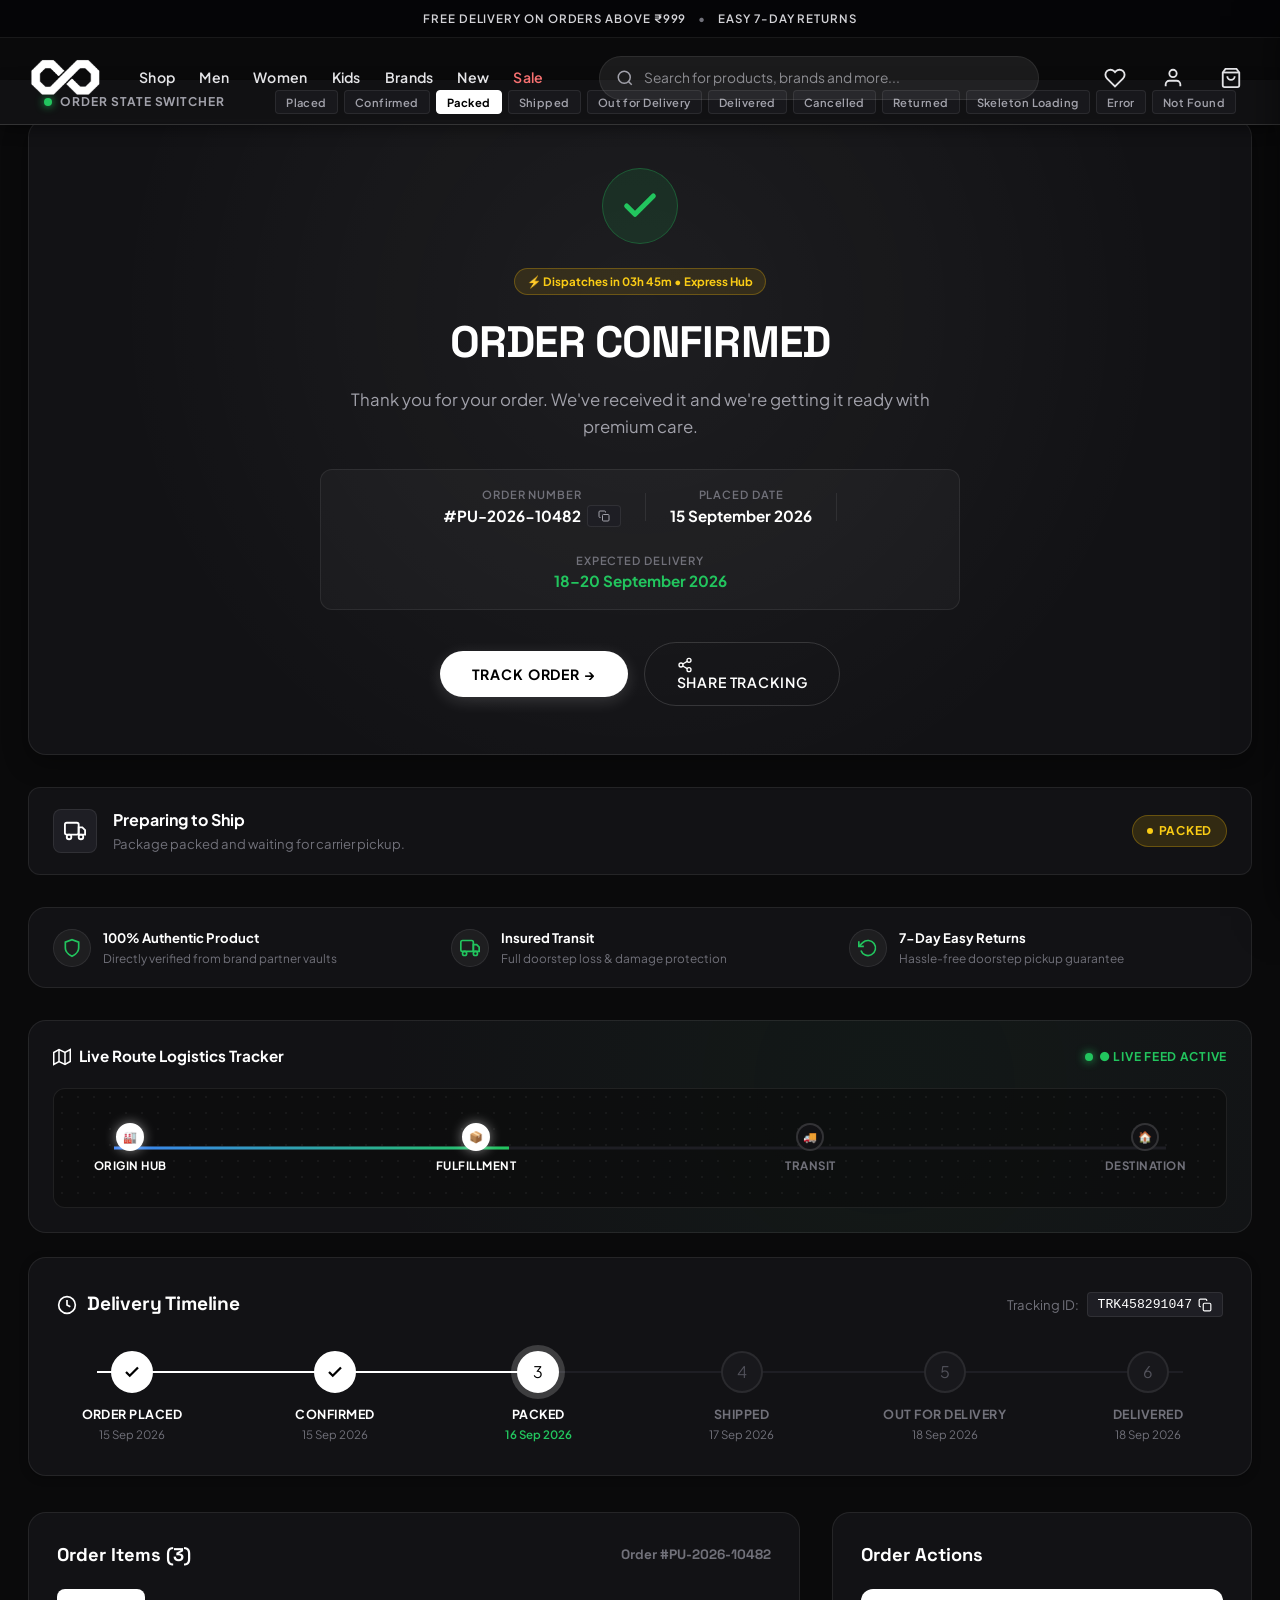
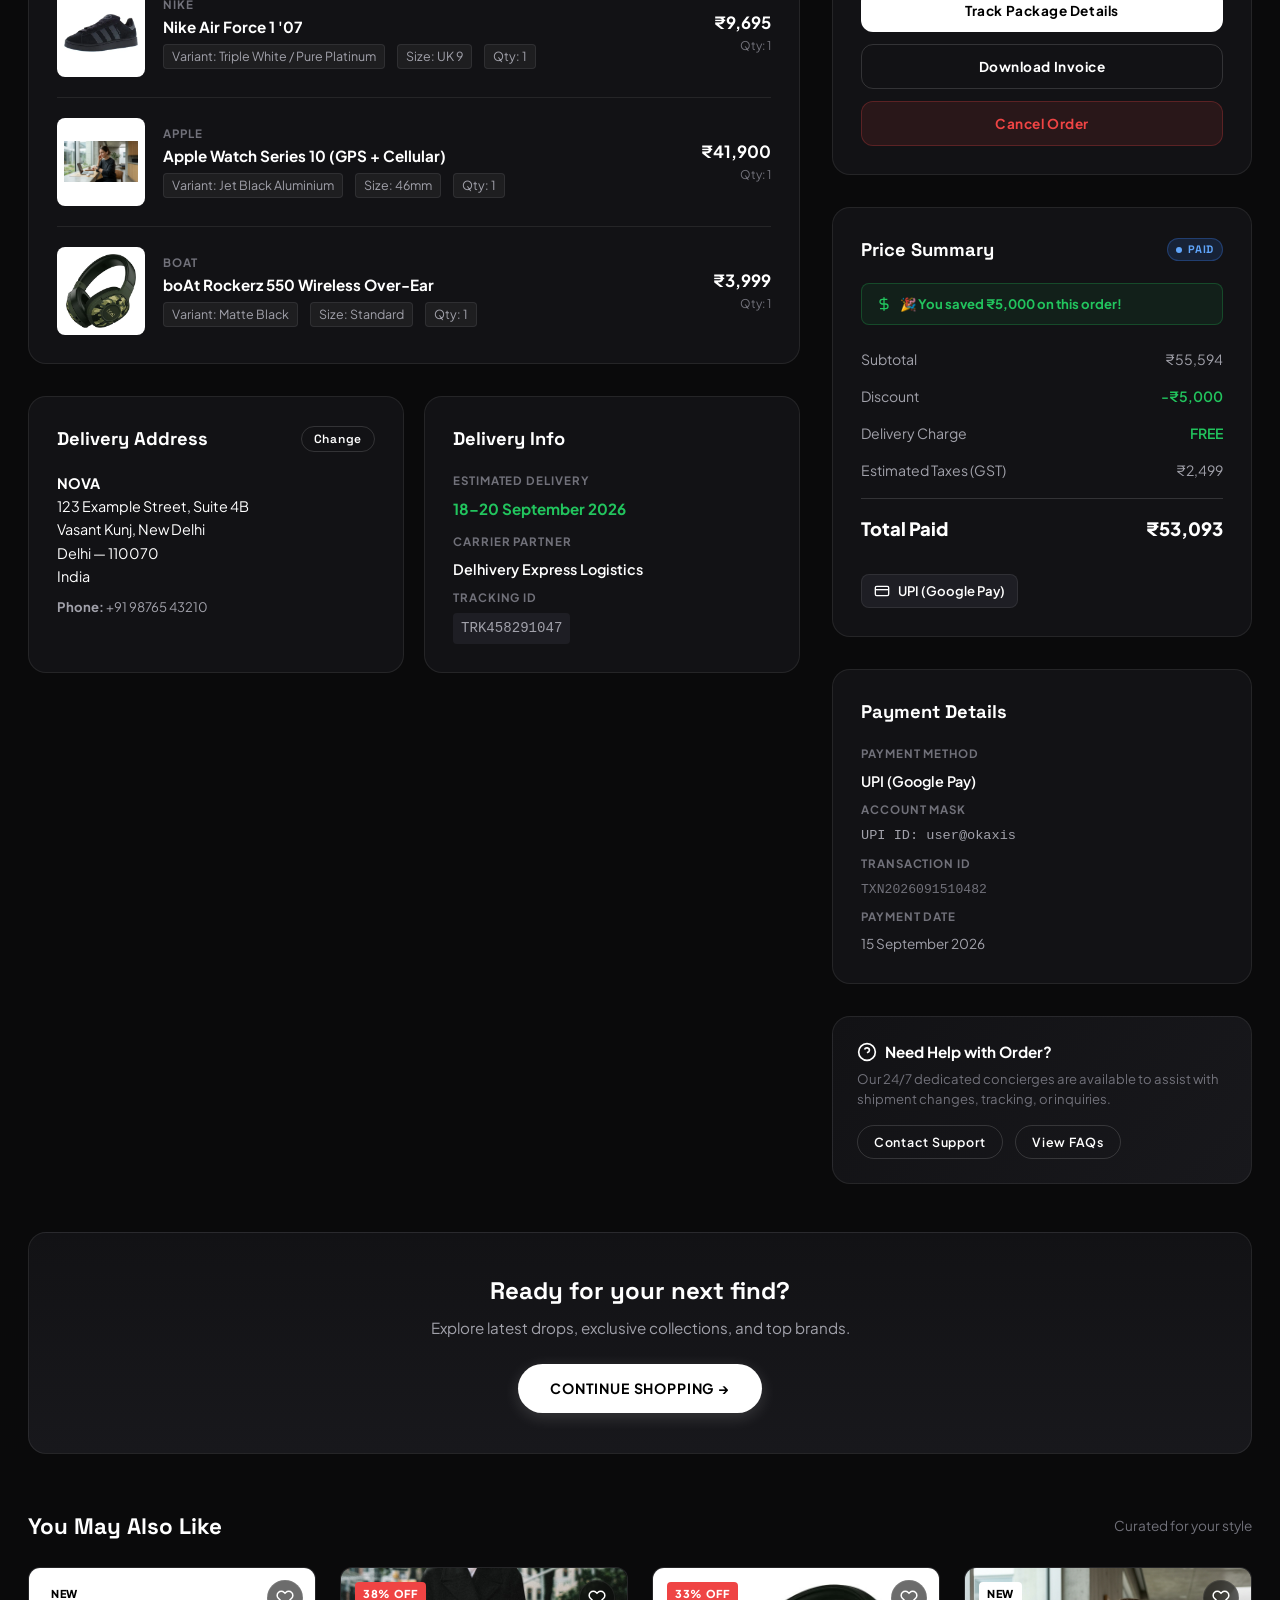
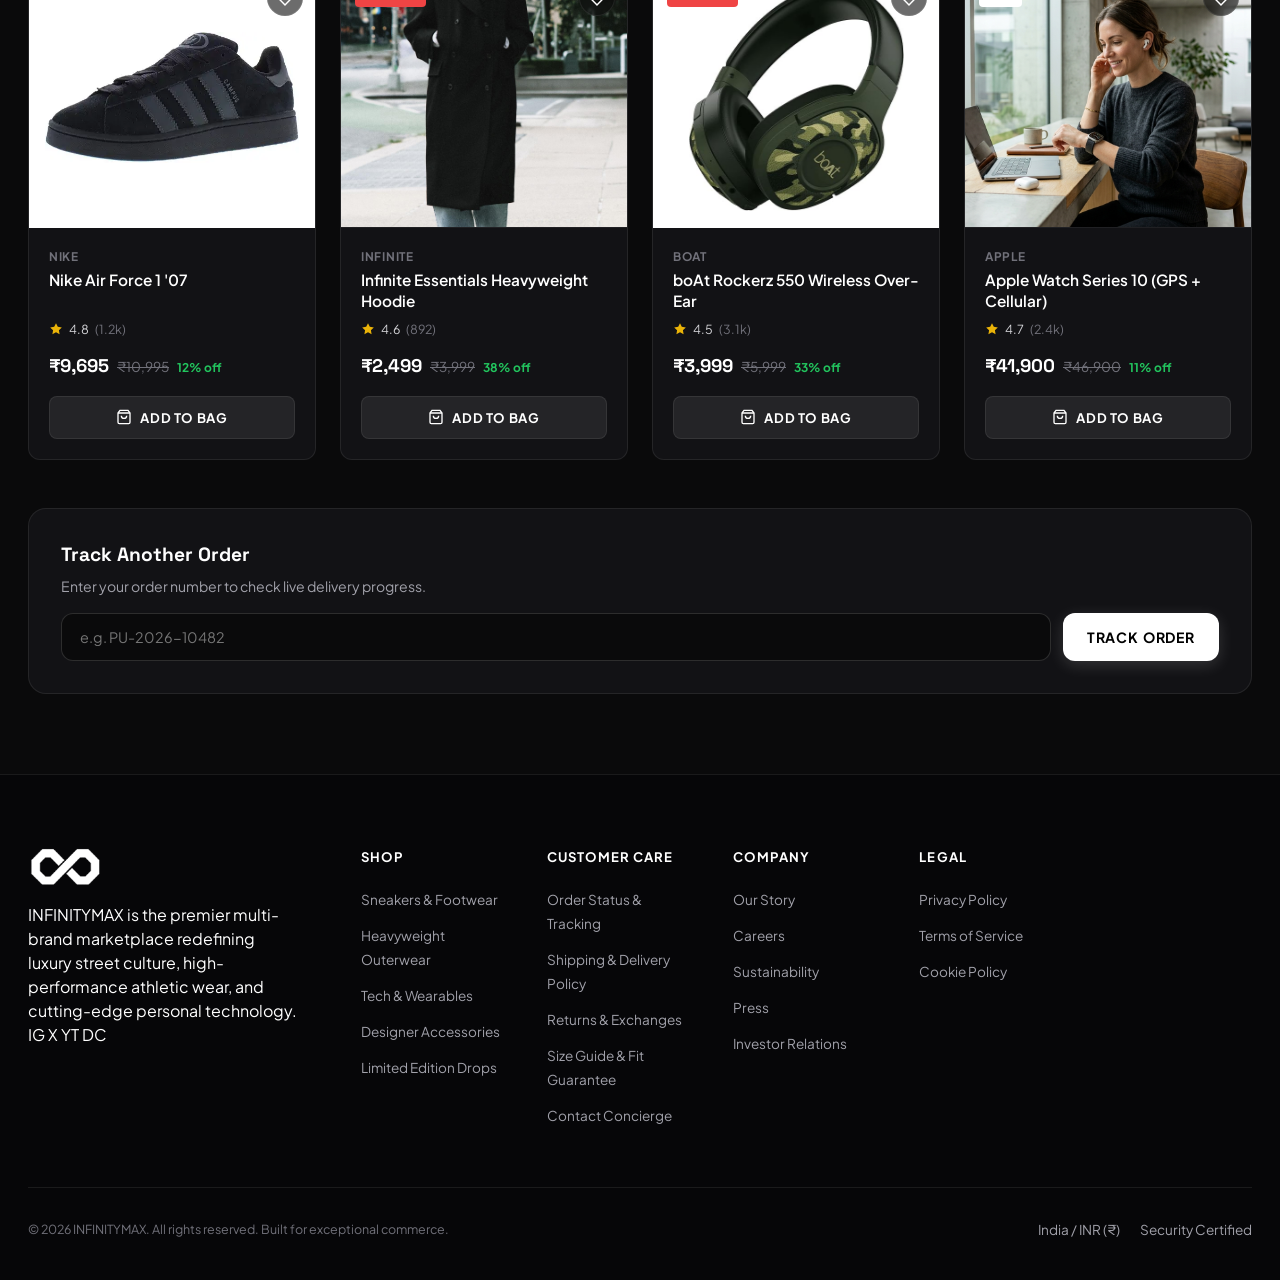
<file: order.html>
<!DOCTYPE html>
<html lang="en">
<head>
  <meta charset="UTF-8">
  <meta name="viewport" content="width=device-width, initial-scale=1.0">
  <title>Order Status & Tracking — INFINITYMAX</title>
  <meta name="description" content="Track your order status, live shipment timeline, items, delivery address, and payment confirmation at INFINITYMAX.">

  <!-- Favicon / Brand Identity -->
  <link rel="icon" type="image/png" href="assets/logo/logo.png">

  <!-- Google Fonts Preconnect & Inter / Plus Jakarta Sans / Space Grotesk -->
  <link rel="preconnect" href="https://fonts.googleapis.com">
  <link rel="preconnect" href="https://fonts.gstatic.com" crossorigin>
  <link href="https://fonts.googleapis.com/css2?family=Plus+Jakarta+Sans:ital,wght@0,300;0,400;0,500;0,600;0,700;0,800;1,400&family=Space+Grotesk:wght@500;700&display=swap" rel="stylesheet">

  <!-- Production Stylesheet -->
  <link rel="stylesheet" href="css/style.css">
</head>
<body>

  <!-- ======================================================================
       1. ANNOUNCEMENT BAR
       ====================================================================== -->
  <aside class="announcement-bar" role="complementary" aria-label="Announcement">
    <span>FREE DELIVERY ON ORDERS ABOVE ₹999</span>
    <span class="announcement-bullet">•</span>
    <span>EASY 7-DAY RETURNS</span>
  </aside>

  <!-- ======================================================================
       2. STICKY HEADER & NAVIGATION
       ====================================================================== -->
  <header class="site-header" id="siteHeader" role="banner">
    <div class="container header-inner">
      
      <!-- Left: Brand Logo & Desktop Navigation -->
      <div class="header-left">
        <a href="index.html" class="brand-logo" aria-label="INFINITYMAX Home">
          <img src="assets/logo/logo.png" alt="INFINITYMAX Logo">
        </a>

        <nav class="main-nav" role="navigation" aria-label="Primary Navigation">
          <a href="index.html#categories" class="nav-link">Shop</a>
          <a href="index.html#newarrivals" class="nav-link">Men</a>
          <a href="index.html#newarrivals" class="nav-link">Women</a>
          <a href="kids.html" class="nav-link">Kids</a>
          <a href="index.html#brands" class="nav-link">Brands</a>
          <a href="index.html#newarrivals" class="nav-link">New</a>
          <a href="index.html#limiteddrop" class="nav-link sale-link">Sale</a>
        </nav>
      </div>

      <!-- Center: Search Input with Auto-Suggestions -->
      <div class="header-search">
        <div class="search-input-wrap">
          <svg class="search-icon" viewBox="0 0 24 24" fill="none" stroke="currentColor" stroke-width="2">
            <circle cx="11" cy="11" r="8"/>
            <line x1="21" y1="21" x2="16.65" y2="16.65"/>
          </svg>
          <input 
            type="text" 
            id="headerSearchInput" 
            class="search-input" 
            placeholder="Search for products, brands and more..." 
            autocomplete="off"
            aria-label="Search catalog"
          >
          <button class="search-clear-btn" id="searchClearBtn" aria-label="Clear search">✕</button>
        </div>

        <!-- Search Dropdown Box -->
        <div class="search-dropdown" id="searchDropdown">
          <div id="searchResultsWrap">
            <div class="search-dropdown-section">
              <div class="dropdown-section-title">Trending Searches</div>
              <div class="search-tags">
                <button class="search-tag">Nike Air Force</button>
                <button class="search-tag">Adidas Campus</button>
                <button class="search-tag">Heavyweight Hoodie</button>
                <button class="search-tag">Apple Watch</button>
                <button class="search-tag">Overcoat</button>
              </div>
            </div>
            <div class="search-dropdown-section">
              <div class="dropdown-section-title">Popular Brands</div>
              <div class="search-tags">
                <button class="search-tag">Nike</button>
                <button class="search-tag">Adidas</button>
                <button class="search-tag">Apple</button>
                <button class="search-tag">Zara</button>
                <button class="search-tag">Puma</button>
              </div>
            </div>
          </div>
        </div>
      </div>

      <!-- Right: User Actions (Wishlist, Account, Cart) -->
      <div class="header-actions">
        <!-- Wishlist -->
        <button class="header-action-btn" id="wishlistHeaderBtn" aria-label="View Wishlist">
          <svg viewBox="0 0 24 24" fill="none" stroke="currentColor" stroke-width="2">
            <path d="M20.84 4.61a5.5 5.5 0 0 0-7.78 0L12 5.67l-1.06-1.06a5.5 5.5 0 0 0-7.78 7.78l1.06 1.06L12 21.23l7.78-7.78 1.06-1.06a5.5 5.5 0 0 0 0-7.78z"/>
          </svg>
          <span class="badge-count wishlist-count-badge" style="display: none;">0</span>
        </button>

        <!-- Account -->
        <button class="header-action-btn" id="accountHeaderBtn" aria-label="User Account">
          <svg viewBox="0 0 24 24" fill="none" stroke="currentColor" stroke-width="2">
            <path d="M20 21v-2a4 4 0 0 0-4-4H8a4 4 0 0 0-4 4v2"/>
            <circle cx="12" cy="7" r="4"/>
          </svg>
        </button>

        <!-- Cart Bag -->
        <button class="header-action-btn open-cart-btn" id="cartHeaderBtn" aria-label="View Shopping Bag">
          <svg viewBox="0 0 24 24" fill="none" stroke="currentColor" stroke-width="2">
            <path d="M6 2L3 6v14a2 2 0 0 0 2 2h14a2 2 0 0 0 2-2V6l-3-4z"/>
            <line x1="3" y1="6" x2="21" y2="6"/>
            <path d="M16 10a4 4 0 0 1-8 0"/>
          </svg>
          <span class="badge-count cart-count-badge" style="display: none;">0</span>
        </button>

        <!-- Mobile Menu Hamburger Trigger -->
        <button class="header-action-btn mobile-menu-btn" id="mobileMenuBtn" aria-label="Open Navigation Menu">
          <svg viewBox="0 0 24 24" fill="none" stroke="currentColor" stroke-width="2">
            <line x1="3" y1="12" x2="21" y2="12"/>
            <line x1="3" y1="6" x2="21" y2="6"/>
            <line x1="3" y1="18" x2="21" y2="18"/>
          </svg>
        </button>
      </div>

    </div>
  </header>

  <!-- ======================================================================
       MOBILE NAVIGATION DRAWER
       ====================================================================== -->
  <div class="mobile-nav-backdrop" id="mobileNavBackdrop"></div>
  <nav class="mobile-nav-drawer" id="mobileNavDrawer" aria-label="Mobile Navigation">
    <div class="mobile-nav-header">
      <img src="assets/logo/logo.png" alt="INFINITYMAX" style="height: 32px;">
      <button class="modal-close-btn" id="mobileNavClose" aria-label="Close Mobile Menu" style="position: static;">
        <svg viewBox="0 0 24 24" fill="none" stroke="currentColor" stroke-width="2.5">
          <line x1="18" y1="6" x2="6" y2="18"/>
          <line x1="6" y1="6" x2="18" y2="18"/>
        </svg>
      </button>
    </div>

    <div class="mobile-nav-list">
      <a href="index.html#categories" class="mobile-nav-link">Shop <span>→</span></a>
      <a href="index.html#newarrivals" class="mobile-nav-link">Men <span>→</span></a>
      <a href="index.html#newarrivals" class="mobile-nav-link">Women <span>→</span></a>
      <a href="kids.html" class="mobile-nav-link">Kids <span>→</span></a>
      <a href="index.html#brands" class="mobile-nav-link">Brands <span>→</span></a>
      <a href="index.html#newarrivals" class="mobile-nav-link">New Arrivals <span>→</span></a>
      <a href="index.html#limiteddrop" class="mobile-nav-link" style="color: #f87171;">Sale <span>→</span></a>
    </div>

    <div class="mobile-nav-footer">
      <button class="mobile-nav-account-btn open-cart-btn">
        <svg viewBox="0 0 24 24" width="20" height="20" fill="none" stroke="currentColor" stroke-width="2">
          <path d="M6 2L3 6v14a2 2 0 0 0 2 2h14a2 2 0 0 0 2-2V6l-3-4z"/>
          <line x1="3" y1="6" x2="21" y2="6"/>
          <path d="M16 10a4 4 0 0 1-8 0"/>
        </svg>
        <span>Shopping Bag (<span class="cart-count-badge">0</span>)</span>
      </button>
    </div>
  </nav>

  <!-- ======================================================================
       ORDER APP MOUNT CONTAINER
       ====================================================================== -->
  <main id="orderAppContainer">
    <!-- Rendered dynamically by js/order.js -->
  </main>

  <!-- ======================================================================
       GLOBAL FOOTER
       ====================================================================== -->
  <footer class="site-footer" role="contentinfo">
    <div class="container">
      
      <!-- Footer Top Grid -->
      <div class="footer-top">
        
        <!-- Col 1: BRAND BIO -->
        <div class="footer-brand-col">
          <a href="index.html" class="brand-logo" style="margin-bottom: 16px;">
            <img src="assets/logo/logo.png" alt="INFINITYMAX Logo">
          </a>
          <p class="footer-brand-desc">
            INFINITYMAX is the premier multi-brand marketplace redefining luxury street culture, high-performance athletic wear, and cutting-edge personal technology.
          </p>
          <div class="social-links-group">
            <a href="#" class="social-link" aria-label="Instagram">IG</a>
            <a href="#" class="social-link" aria-label="X Twitter">X</a>
            <a href="#" class="social-link" aria-label="YouTube">YT</a>
            <a href="#" class="social-link" aria-label="Discord">DC</a>
          </div>
        </div>

        <!-- Col 2: SHOP -->
        <div>
          <h4 class="footer-col-title">SHOP</h4>
          <ul class="footer-nav-list">
            <li><a href="index.html#categories" class="footer-link">Sneakers & Footwear</a></li>
            <li><a href="index.html#newarrivals" class="footer-link">Heavyweight Outerwear</a></li>
            <li><a href="index.html#limiteddrop" class="footer-link">Tech & Wearables</a></li>
            <li><a href="index.html#brands" class="footer-link">Designer Accessories</a></li>
            <li><a href="index.html#limiteddrop" class="footer-link">Limited Edition Drops</a></li>
          </ul>
        </div>

        <!-- Col 3: CUSTOMER CARE -->
        <div>
          <h4 class="footer-col-title">CUSTOMER CARE</h4>
          <ul class="footer-nav-list">
            <li><a href="order.html" class="footer-link">Order Status & Tracking</a></li>
            <li><a href="order.html" class="footer-link">Shipping & Delivery Policy</a></li>
            <li><a href="order.html" class="footer-link">Returns & Exchanges</a></li>
            <li><a href="#" class="footer-link">Size Guide & Fit Guarantee</a></li>
            <li><a href="#" class="footer-link">Contact Concierge</a></li>
          </ul>
        </div>

        <!-- Col 4: ABOUT -->
        <div>
          <h4 class="footer-col-title">COMPANY</h4>
          <ul class="footer-nav-list">
            <li><a href="#" class="footer-link">Our Story</a></li>
            <li><a href="#" class="footer-link">Careers</a></li>
            <li><a href="#" class="footer-link">Sustainability</a></li>
            <li><a href="#" class="footer-link">Press</a></li>
            <li><a href="#" class="footer-link">Investor Relations</a></li>
          </ul>
        </div>

        <!-- Col 5: LEGAL -->
        <div>
          <h4 class="footer-col-title">LEGAL</h4>
          <ul class="footer-nav-list">
            <li><a href="#" class="footer-link">Privacy Policy</a></li>
            <li><a href="#" class="footer-link">Terms of Service</a></li>
            <li><a href="#" class="footer-link">Cookie Policy</a></li>
          </ul>
        </div>

      </div>

      <!-- Footer Bottom Bar -->
      <div class="footer-bottom">
        <div>© 2026 INFINITYMAX. All rights reserved. Built for exceptional commerce.</div>
        <div style="display: flex; gap: 20px;">
          <a href="#" class="footer-link">India / INR (₹)</a>
          <a href="#" class="footer-link">Security Certified</a>
        </div>
      </div>

    </div>
  </footer>

  <!-- ======================================================================
       SLIDE-OUT CART DRAWER
       ====================================================================== -->
  <div class="cart-drawer-backdrop" id="cartBackdrop"></div>
  <aside class="cart-drawer" id="cartDrawer" role="dialog" aria-label="Shopping Bag">
    <div class="cart-header">
      <div class="cart-header-title">
        <svg viewBox="0 0 24 24" width="22" height="22" fill="none" stroke="currentColor" stroke-width="2">
          <path d="M6 2L3 6v14a2 2 0 0 0 2 2h14a2 2 0 0 0 2-2V6l-3-4z"/><line x1="3" y1="6" x2="21" y2="6"/><path d="M16 10a4 4 0 0 1-8 0"/>
        </svg>
        <span>Your Bag</span>
      </div>
      <button class="modal-close-btn" id="cartCloseBtn" aria-label="Close Shopping Bag" style="position: static;">
        <svg viewBox="0 0 24 24" fill="none" stroke="currentColor" stroke-width="2.5">
          <line x1="18" y1="6" x2="6" y2="18"/>
          <line x1="6" y1="6" x2="18" y2="18"/>
        </svg>
      </button>
    </div>

    <div class="cart-items-container" id="cartItemsContainer">
      <!-- Populated via script.js -->
    </div>

    <div class="cart-footer">
      <div class="cart-calc-row">
        <span>Subtotal</span>
        <span id="cartSubtotal">₹0</span>
      </div>
      <div class="cart-calc-row">
        <span>Estimated Delivery</span>
        <span style="color: var(--accent-green);">FREE</span>
      </div>
      <div class="cart-calc-row total">
        <span>Total</span>
        <span id="cartTotal">₹0</span>
      </div>
      <button class="btn btn-primary btn-checkout" onclick="proceedToCheckout()">
        PROCEED TO CHECKOUT
      </button>
    </div>
  </aside>

  <!-- ======================================================================
       QUICK VIEW MODAL
       ====================================================================== -->
  <div class="modal-backdrop" id="quickViewBackdrop" role="dialog" aria-modal="true" aria-label="Product Quick View">
    <div class="modal-content-wrap">
      <button class="modal-close-btn" id="quickViewClose" aria-label="Close dialog">
        <svg viewBox="0 0 24 24" fill="none" stroke="currentColor" stroke-width="2.5">
          <line x1="18" y1="6" x2="6" y2="18"/>
          <line x1="6" y1="6" x2="18" y2="18"/>
        </svg>
      </button>
      <div id="quickViewContent">
        <!-- Rendered dynamically -->
      </div>
    </div>
  </div>

  <!-- Back to top floating trigger -->
  <button class="back-to-top-btn" id="backToTopBtn" aria-label="Back to top">
    <svg viewBox="0 0 24 24" fill="none" stroke="currentColor" stroke-width="2.5">
      <path d="M18 15l-6-6-6 6"/>
    </svg>
  </button>

  <!-- Toast Notification Container -->
  <div class="toast-container" id="toastContainer"></div>

  <!-- JavaScript Scripts -->
  <script src="js/script.js"></script>
  <script src="js/order.js"></script>
</body>
</html>
</file>
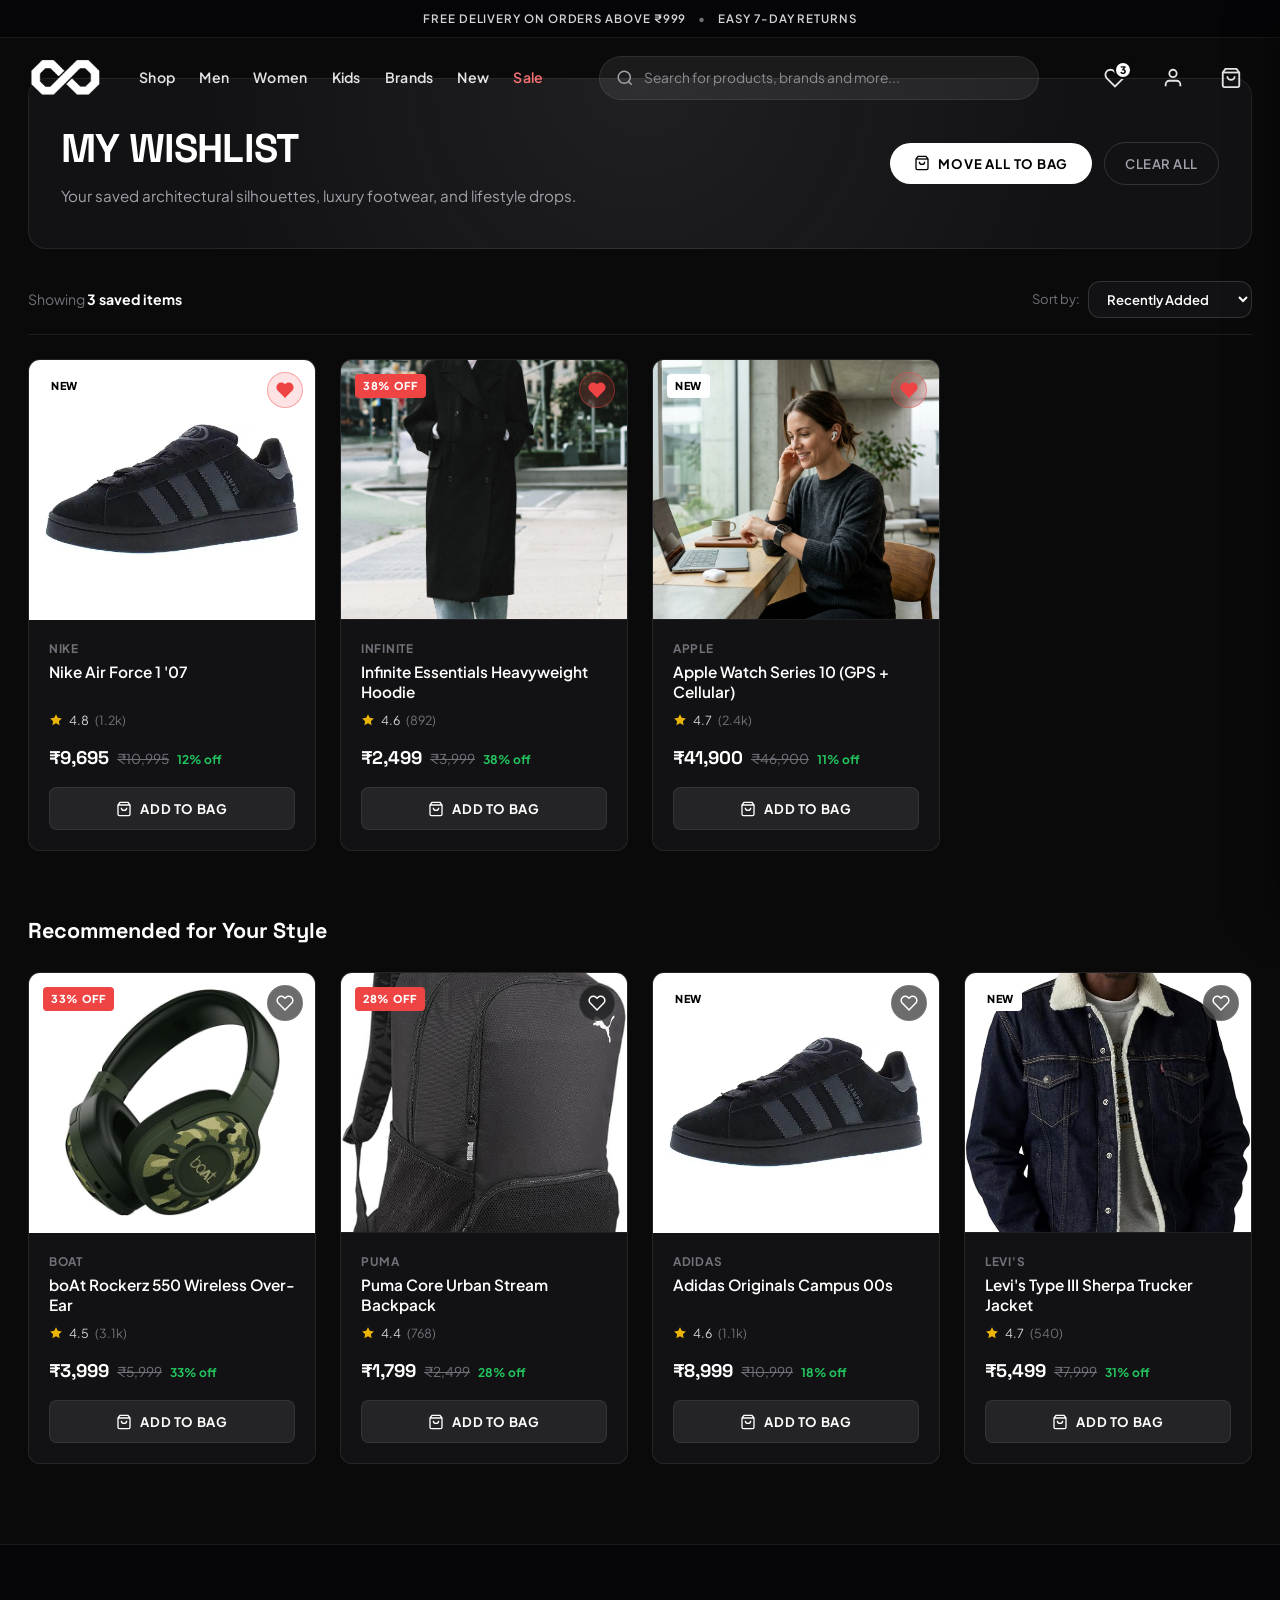
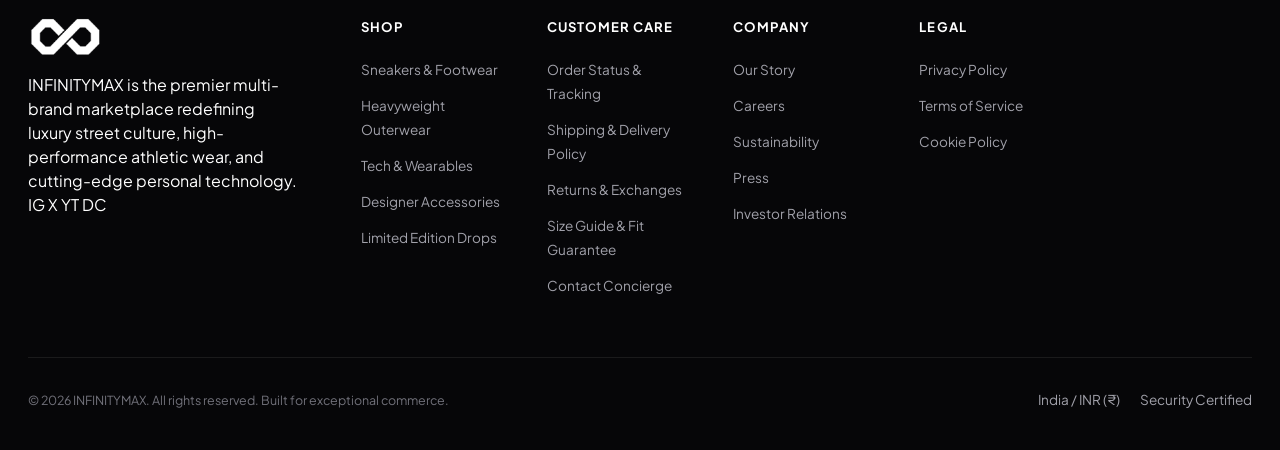
<file: wishlist.html>
<!DOCTYPE html>
<html lang="en">
<head>
  <meta charset="UTF-8">
  <meta name="viewport" content="width=device-width, initial-scale=1.0">
  <title>My Wishlist — INFINITYMAX</title>
  <meta name="description" content="View and manage your saved luxury apparel, sneakers, designer tech, and limited edition drops at INFINITYMAX.">

  <!-- Favicon / Brand Identity -->
  <link rel="icon" type="image/png" href="assets/logo/logo.png">

  <!-- Google Fonts Preconnect & Inter / Plus Jakarta Sans / Space Grotesk -->
  <link rel="preconnect" href="https://fonts.googleapis.com">
  <link rel="preconnect" href="https://fonts.gstatic.com" crossorigin>
  <link href="https://fonts.googleapis.com/css2?family=Plus+Jakarta+Sans:ital,wght@0,300;0,400;0,500;0,600;0,700;0,800;1,400&family=Space+Grotesk:wght@500;700&display=swap" rel="stylesheet">

  <!-- Production Stylesheet -->
  <link rel="stylesheet" href="css/style.css">
</head>
<body>

  <!-- ======================================================================
       1. ANNOUNCEMENT BAR
       ====================================================================== -->
  <aside class="announcement-bar" role="complementary" aria-label="Announcement">
    <span>FREE DELIVERY ON ORDERS ABOVE ₹999</span>
    <span class="announcement-bullet">•</span>
    <span>EASY 7-DAY RETURNS</span>
  </aside>

  <!-- ======================================================================
       2. STICKY HEADER & NAVIGATION
       ====================================================================== -->
  <header class="site-header" id="siteHeader" role="banner">
    <div class="container header-inner">
      
      <!-- Left: Brand Logo & Desktop Navigation -->
      <div class="header-left">
        <a href="index.html" class="brand-logo" aria-label="INFINITYMAX Home">
          <img src="assets/logo/logo.png" alt="INFINITYMAX Logo">
        </a>

        <nav class="main-nav" role="navigation" aria-label="Primary Navigation">
          <a href="index.html#categories" class="nav-link">Shop</a>
          <a href="index.html#newarrivals" class="nav-link">Men</a>
          <a href="index.html#newarrivals" class="nav-link">Women</a>
          <a href="kids.html" class="nav-link">Kids</a>
          <a href="index.html#brands" class="nav-link">Brands</a>
          <a href="index.html#newarrivals" class="nav-link">New</a>
          <a href="index.html#limiteddrop" class="nav-link sale-link">Sale</a>
        </nav>
      </div>

      <!-- Center: Search Input with Auto-Suggestions -->
      <div class="header-search">
        <div class="search-input-wrap">
          <svg class="search-icon" viewBox="0 0 24 24" fill="none" stroke="currentColor" stroke-width="2">
            <circle cx="11" cy="11" r="8"/>
            <line x1="21" y1="21" x2="16.65" y2="16.65"/>
          </svg>
          <input 
            type="text" 
            id="headerSearchInput" 
            class="search-input" 
            placeholder="Search for products, brands and more..." 
            autocomplete="off"
            aria-label="Search catalog"
          >
          <button class="search-clear-btn" id="searchClearBtn" aria-label="Clear search">✕</button>
        </div>

        <!-- Search Dropdown Box -->
        <div class="search-dropdown" id="searchDropdown">
          <div id="searchResultsWrap">
            <div class="search-dropdown-section">
              <div class="dropdown-section-title">Trending Searches</div>
              <div class="search-tags">
                <button class="search-tag">Nike Air Force</button>
                <button class="search-tag">Adidas Campus</button>
                <button class="search-tag">Heavyweight Hoodie</button>
                <button class="search-tag">Apple Watch</button>
                <button class="search-tag">Overcoat</button>
              </div>
            </div>
            <div class="search-dropdown-section">
              <div class="dropdown-section-title">Popular Brands</div>
              <div class="search-tags">
                <button class="search-tag">Nike</button>
                <button class="search-tag">Adidas</button>
                <button class="search-tag">Apple</button>
                <button class="search-tag">Zara</button>
                <button class="search-tag">Puma</button>
              </div>
            </div>
          </div>
        </div>
      </div>

      <!-- Right: User Actions (Wishlist, Account, Cart) -->
      <div class="header-actions">
        <!-- Wishlist -->
        <a href="wishlist.html" class="header-action-btn" id="wishlistHeaderBtn" aria-label="View Wishlist">
          <svg viewBox="0 0 24 24" fill="none" stroke="currentColor" stroke-width="2">
            <path d="M20.84 4.61a5.5 5.5 0 0 0-7.78 0L12 5.67l-1.06-1.06a5.5 5.5 0 0 0-7.78 7.78l1.06 1.06L12 21.23l7.78-7.78 1.06-1.06a5.5 5.5 0 0 0 0-7.78z"/>
          </svg>
          <span class="badge-count wishlist-count-badge" style="display: none;">0</span>
        </a>

        <!-- Account -->
        <a href="order.html" class="header-action-btn" id="accountHeaderBtn" aria-label="User Account">
          <svg viewBox="0 0 24 24" fill="none" stroke="currentColor" stroke-width="2">
            <path d="M20 21v-2a4 4 0 0 0-4-4H8a4 4 0 0 0-4 4v2"/>
            <circle cx="12" cy="7" r="4"/>
          </svg>
        </a>

        <!-- Cart Bag -->
        <button class="header-action-btn open-cart-btn" id="cartHeaderBtn" aria-label="View Shopping Bag">
          <svg viewBox="0 0 24 24" fill="none" stroke="currentColor" stroke-width="2">
            <path d="M6 2L3 6v14a2 2 0 0 0 2 2h14a2 2 0 0 0 2-2V6l-3-4z"/>
            <line x1="3" y1="6" x2="21" y2="6"/>
            <path d="M16 10a4 4 0 0 1-8 0"/>
          </svg>
          <span class="badge-count cart-count-badge" style="display: none;">0</span>
        </button>

        <!-- Mobile Menu Hamburger Trigger -->
        <button class="header-action-btn mobile-menu-btn" id="mobileMenuBtn" aria-label="Open Navigation Menu">
          <svg viewBox="0 0 24 24" fill="none" stroke="currentColor" stroke-width="2">
            <line x1="3" y1="12" x2="21" y2="12"/>
            <line x1="3" y1="6" x2="21" y2="6"/>
            <line x1="3" y1="18" x2="21" y2="18"/>
          </svg>
        </button>
      </div>

    </div>
  </header>

  <!-- ======================================================================
       MOBILE NAVIGATION DRAWER
       ====================================================================== -->
  <div class="mobile-nav-backdrop" id="mobileNavBackdrop"></div>
  <nav class="mobile-nav-drawer" id="mobileNavDrawer" aria-label="Mobile Navigation">
    <div class="mobile-nav-header">
      <img src="assets/logo/logo.png" alt="INFINITYMAX" style="height: 32px;">
      <button class="modal-close-btn" id="mobileNavClose" aria-label="Close Mobile Menu" style="position: static;">
        <svg viewBox="0 0 24 24" fill="none" stroke="currentColor" stroke-width="2.5">
          <line x1="18" y1="6" x2="6" y2="18"/>
          <line x1="6" y1="6" x2="18" y2="18"/>
        </svg>
      </button>
    </div>

    <div class="mobile-nav-list">
      <a href="index.html#categories" class="mobile-nav-link">Shop <span>→</span></a>
      <a href="index.html#newarrivals" class="mobile-nav-link">Men <span>→</span></a>
      <a href="index.html#newarrivals" class="mobile-nav-link">Women <span>→</span></a>
      <a href="kids.html" class="mobile-nav-link">Kids <span>→</span></a>
      <a href="index.html#brands" class="mobile-nav-link">Brands <span>→</span></a>
      <a href="wishlist.html" class="mobile-nav-link">My Wishlist <span>→</span></a>
      <a href="order.html" class="mobile-nav-link">My Orders <span>→</span></a>
      <a href="index.html#limiteddrop" class="mobile-nav-link" style="color: #f87171;">Sale <span>→</span></a>
    </div>

    <div class="mobile-nav-footer">
      <button class="mobile-nav-account-btn open-cart-btn">
        <svg viewBox="0 0 24 24" width="20" height="20" fill="none" stroke="currentColor" stroke-width="2">
          <path d="M6 2L3 6v14a2 2 0 0 0 2 2h14a2 2 0 0 0 2-2V6l-3-4z"/>
          <line x1="3" y1="6" x2="21" y2="6"/>
          <path d="M16 10a4 4 0 0 1-8 0"/>
        </svg>
        <span>Shopping Bag (<span class="cart-count-badge">0</span>)</span>
      </button>
    </div>
  </nav>

  <!-- ======================================================================
       WISHLIST APP MOUNT CONTAINER
       ====================================================================== -->
  <main id="wishlistAppContainer">
    <!-- Rendered dynamically via js/wishlist.js -->
  </main>

  <!-- ======================================================================
       GLOBAL FOOTER
       ====================================================================== -->
  <footer class="site-footer" role="contentinfo">
    <div class="container">
      
      <!-- Footer Top Grid -->
      <div class="footer-top">
        
        <!-- Col 1: BRAND BIO -->
        <div class="footer-brand-col">
          <a href="index.html" class="brand-logo" style="margin-bottom: 16px;">
            <img src="assets/logo/logo.png" alt="INFINITYMAX Logo">
          </a>
          <p class="footer-brand-desc">
            INFINITYMAX is the premier multi-brand marketplace redefining luxury street culture, high-performance athletic wear, and cutting-edge personal technology.
          </p>
          <div class="social-links-group">
            <a href="#" class="social-link" aria-label="Instagram">IG</a>
            <a href="#" class="social-link" aria-label="X Twitter">X</a>
            <a href="#" class="social-link" aria-label="YouTube">YT</a>
            <a href="#" class="social-link" aria-label="Discord">DC</a>
          </div>
        </div>

        <!-- Col 2: SHOP -->
        <div>
          <h4 class="footer-col-title">SHOP</h4>
          <ul class="footer-nav-list">
            <li><a href="index.html#categories" class="footer-link">Sneakers & Footwear</a></li>
            <li><a href="index.html#newarrivals" class="footer-link">Heavyweight Outerwear</a></li>
            <li><a href="index.html#limiteddrop" class="footer-link">Tech & Wearables</a></li>
            <li><a href="index.html#brands" class="footer-link">Designer Accessories</a></li>
            <li><a href="index.html#limiteddrop" class="footer-link">Limited Edition Drops</a></li>
          </ul>
        </div>

        <!-- Col 3: CUSTOMER CARE -->
        <div>
          <h4 class="footer-col-title">CUSTOMER CARE</h4>
          <ul class="footer-nav-list">
            <li><a href="order.html" class="footer-link">Order Status & Tracking</a></li>
            <li><a href="order.html" class="footer-link">Shipping & Delivery Policy</a></li>
            <li><a href="order.html" class="footer-link">Returns & Exchanges</a></li>
            <li><a href="#" class="footer-link">Size Guide & Fit Guarantee</a></li>
            <li><a href="#" class="footer-link">Contact Concierge</a></li>
          </ul>
        </div>

        <!-- Col 4: ABOUT -->
        <div>
          <h4 class="footer-col-title">COMPANY</h4>
          <ul class="footer-nav-list">
            <li><a href="#" class="footer-link">Our Story</a></li>
            <li><a href="#" class="footer-link">Careers</a></li>
            <li><a href="#" class="footer-link">Sustainability</a></li>
            <li><a href="#" class="footer-link">Press</a></li>
            <li><a href="#" class="footer-link">Investor Relations</a></li>
          </ul>
        </div>

        <!-- Col 5: LEGAL -->
        <div>
          <h4 class="footer-col-title">LEGAL</h4>
          <ul class="footer-nav-list">
            <li><a href="#" class="footer-link">Privacy Policy</a></li>
            <li><a href="#" class="footer-link">Terms of Service</a></li>
            <li><a href="#" class="footer-link">Cookie Policy</a></li>
          </ul>
        </div>

      </div>

      <!-- Footer Bottom Bar -->
      <div class="footer-bottom">
        <div>© 2026 INFINITYMAX. All rights reserved. Built for exceptional commerce.</div>
        <div style="display: flex; gap: 20px;">
          <a href="#" class="footer-link">India / INR (₹)</a>
          <a href="#" class="footer-link">Security Certified</a>
        </div>
      </div>

    </div>
  </footer>

  <!-- ======================================================================
       SLIDE-OUT CART DRAWER
       ====================================================================== -->
  <div class="cart-drawer-backdrop" id="cartBackdrop"></div>
  <aside class="cart-drawer" id="cartDrawer" role="dialog" aria-label="Shopping Bag">
    <div class="cart-header">
      <div class="cart-header-title">
        <svg viewBox="0 0 24 24" width="22" height="22" fill="none" stroke="currentColor" stroke-width="2">
          <path d="M6 2L3 6v14a2 2 0 0 0 2 2h14a2 2 0 0 0 2-2V6l-3-4z"/><line x1="3" y1="6" x2="21" y2="6"/><path d="M16 10a4 4 0 0 1-8 0"/>
        </svg>
        <span>Your Bag</span>
      </div>
      <button class="modal-close-btn" id="cartCloseBtn" aria-label="Close Shopping Bag" style="position: static;">
        <svg viewBox="0 0 24 24" fill="none" stroke="currentColor" stroke-width="2.5">
          <line x1="18" y1="6" x2="6" y2="18"/>
          <line x1="6" y1="6" x2="18" y2="18"/>
        </svg>
      </button>
    </div>

    <div class="cart-items-container" id="cartItemsContainer">
      <!-- Populated via script.js -->
    </div>

    <div class="cart-footer">
      <div class="cart-calc-row">
        <span>Subtotal</span>
        <span id="cartSubtotal">₹0</span>
      </div>
      <div class="cart-calc-row">
        <span>Estimated Delivery</span>
        <span style="color: var(--accent-green);">FREE</span>
      </div>
      <div class="cart-calc-row total">
        <span>Total</span>
        <span id="cartTotal">₹0</span>
      </div>
      <button class="btn btn-primary btn-checkout" onclick="proceedToCheckout()">
        PROCEED TO CHECKOUT
      </button>
    </div>
  </aside>

  <!-- ======================================================================
       QUICK VIEW MODAL
       ====================================================================== -->
  <div class="modal-backdrop" id="quickViewBackdrop" role="dialog" aria-modal="true" aria-label="Product Quick View">
    <div class="modal-content-wrap">
      <button class="modal-close-btn" id="quickViewClose" aria-label="Close dialog">
        <svg viewBox="0 0 24 24" fill="none" stroke="currentColor" stroke-width="2.5">
          <line x1="18" y1="6" x2="6" y2="18"/>
          <line x1="6" y1="6" x2="18" y2="18"/>
        </svg>
      </button>
      <div id="quickViewContent">
        <!-- Rendered dynamically -->
      </div>
    </div>
  </div>

  <!-- Back to top floating trigger -->
  <button class="back-to-top-btn" id="backToTopBtn" aria-label="Back to top">
    <svg viewBox="0 0 24 24" fill="none" stroke="currentColor" stroke-width="2.5">
      <path d="M18 15l-6-6-6 6"/>
    </svg>
  </button>

  <!-- Toast Notification Container -->
  <div class="toast-container" id="toastContainer"></div>

  <!-- JavaScript Scripts -->
  <script src="js/script.js"></script>
  <script src="js/wishlist.js"></script>
</body>
</html>
</file>
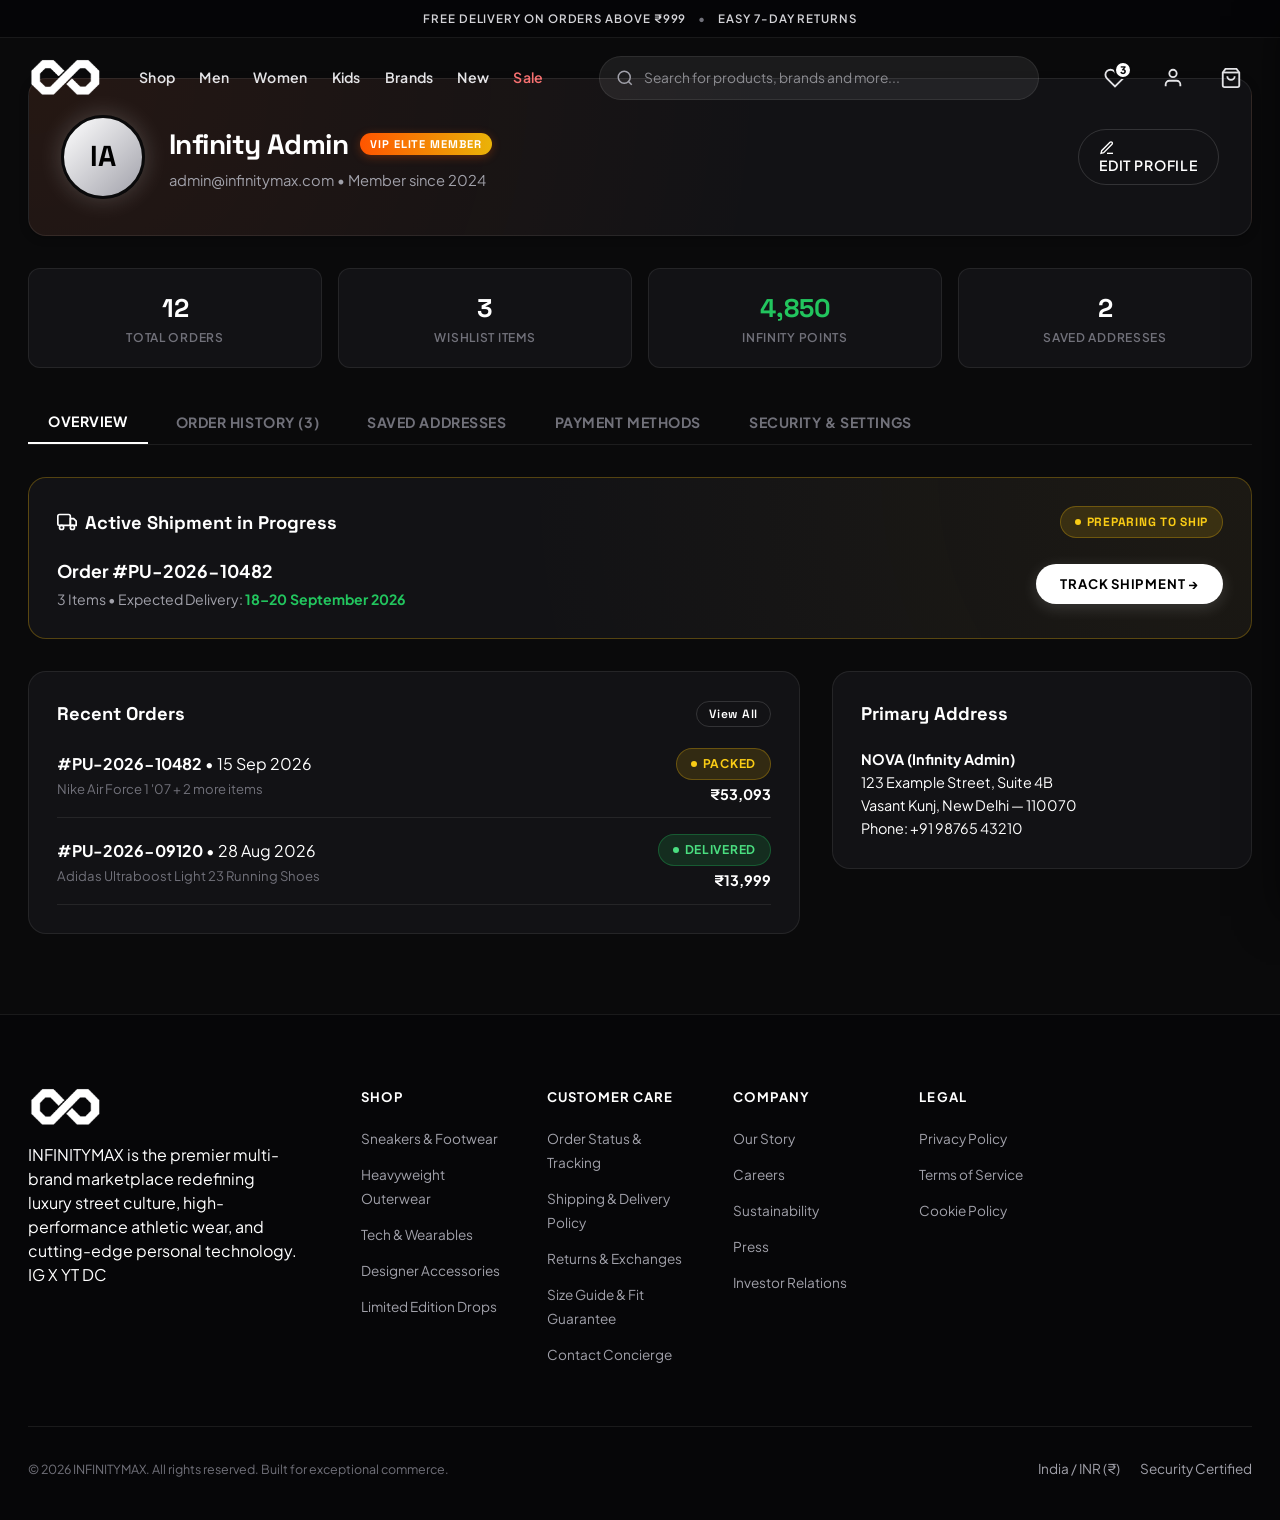
<file: infinitymax/account.html>
<!DOCTYPE html>
<html lang="en">
<head>
  <meta charset="UTF-8">
  <meta name="viewport" content="width=device-width, initial-scale=1.0">
  <title>Account Dashboard — INFINITYMAX</title>
  <meta name="description" content="Manage your orders, profile details, addresses, and payment options at INFINITYMAX.">

  <!-- Favicon / Brand Identity -->
  <link rel="icon" type="image/png" href="assets/logo/logo.png">

  <!-- Google Fonts Preconnect & Inter / Plus Jakarta Sans / Space Grotesk -->
  <link rel="preconnect" href="https://fonts.googleapis.com">
  <link rel="preconnect" href="https://fonts.gstatic.com" crossorigin>
  <link href="https://fonts.googleapis.com/css2?family=Plus+Jakarta+Sans:ital,wght@0,300;0,400;0,500;0,600;0,700;0,800;1,400&family=Space+Grotesk:wght@500;700&display=swap" rel="stylesheet">

  <!-- Production Stylesheet -->
  <link rel="stylesheet" href="css/style.css">
</head>
<body>

  <!-- ======================================================================
       1. ANNOUNCEMENT BAR
       ====================================================================== -->
  <aside class="announcement-bar" role="complementary" aria-label="Announcement">
    <span>FREE DELIVERY ON ORDERS ABOVE ₹999</span>
    <span class="announcement-bullet">•</span>
    <span>EASY 7-DAY RETURNS</span>
  </aside>

  <!-- ======================================================================
       2. STICKY HEADER & NAVIGATION
       ====================================================================== -->
  <header class="site-header" id="siteHeader" role="banner">
    <div class="container header-inner">
      
      <!-- Left: Brand Logo & Desktop Navigation -->
      <div class="header-left">
        <a href="index.html" class="brand-logo" aria-label="INFINITYMAX Home">
          <img src="assets/logo/logo.png" alt="INFINITYMAX Logo">
        </a>

        <nav class="main-nav" role="navigation" aria-label="Primary Navigation">
          <a href="index.html#categories" class="nav-link">Shop</a>
          <a href="index.html#newarrivals" class="nav-link">Men</a>
          <a href="index.html#newarrivals" class="nav-link">Women</a>
          <a href="index.html#categories" class="nav-link">Kids</a>
          <a href="index.html#brands" class="nav-link">Brands</a>
          <a href="index.html#newarrivals" class="nav-link">New</a>
          <a href="index.html#limiteddrop" class="nav-link sale-link">Sale</a>
        </nav>
      </div>

      <!-- Center: Search Input with Auto-Suggestions -->
      <div class="header-search">
        <div class="search-input-wrap">
          <svg class="search-icon" viewBox="0 0 24 24" fill="none" stroke="currentColor" stroke-width="2">
            <circle cx="11" cy="11" r="8"/>
            <line x1="21" y1="21" x2="16.65" y2="16.65"/>
          </svg>
          <input 
            type="text" 
            id="headerSearchInput" 
            class="search-input" 
            placeholder="Search for products, brands and more..." 
            autocomplete="off"
            aria-label="Search catalog"
          >
          <button class="search-clear-btn" id="searchClearBtn" aria-label="Clear search">✕</button>
        </div>

        <!-- Search Dropdown Box -->
        <div class="search-dropdown" id="searchDropdown">
          <div id="searchResultsWrap">
            <div class="search-dropdown-section">
              <div class="dropdown-section-title">Trending Searches</div>
              <div class="search-tags">
                <button class="search-tag">Nike Air Force</button>
                <button class="search-tag">Adidas Campus</button>
                <button class="search-tag">Heavyweight Hoodie</button>
                <button class="search-tag">Apple Watch</button>
                <button class="search-tag">Overcoat</button>
              </div>
            </div>
            <div class="search-dropdown-section">
              <div class="dropdown-section-title">Popular Brands</div>
              <div class="search-tags">
                <button class="search-tag">Nike</button>
                <button class="search-tag">Adidas</button>
                <button class="search-tag">Apple</button>
                <button class="search-tag">Zara</button>
                <button class="search-tag">Puma</button>
              </div>
            </div>
          </div>
        </div>
      </div>

      <!-- Right: User Actions (Wishlist, Account, Cart) -->
      <div class="header-actions">
        <!-- Wishlist -->
        <a href="wishlist.html" class="header-action-btn" id="wishlistHeaderBtn" aria-label="View Wishlist">
          <svg viewBox="0 0 24 24" fill="none" stroke="currentColor" stroke-width="2">
            <path d="M20.84 4.61a5.5 5.5 0 0 0-7.78 0L12 5.67l-1.06-1.06a5.5 5.5 0 0 0-7.78 7.78l1.06 1.06L12 21.23l7.78-7.78 1.06-1.06a5.5 5.5 0 0 0 0-7.78z"/>
          </svg>
          <span class="badge-count wishlist-count-badge" style="display: none;">0</span>
        </a>

        <!-- Account -->
        <a href="account.html" class="header-action-btn" id="accountHeaderBtn" aria-label="User Account">
          <svg viewBox="0 0 24 24" fill="none" stroke="currentColor" stroke-width="2">
            <path d="M20 21v-2a4 4 0 0 0-4-4H8a4 4 0 0 0-4 4v2"/>
            <circle cx="12" cy="7" r="4"/>
          </svg>
        </a>

        <!-- Cart Bag -->
        <button class="header-action-btn open-cart-btn" id="cartHeaderBtn" aria-label="View Shopping Bag">
          <svg viewBox="0 0 24 24" fill="none" stroke="currentColor" stroke-width="2">
            <path d="M6 2L3 6v14a2 2 0 0 0 2 2h14a2 2 0 0 0 2-2V6l-3-4z"/>
            <line x1="3" y1="6" x2="21" y2="6"/>
            <path d="M16 10a4 4 0 0 1-8 0"/>
          </svg>
          <span class="badge-count cart-count-badge" style="display: none;">0</span>
        </button>

        <!-- Mobile Menu Hamburger Trigger -->
        <button class="header-action-btn mobile-menu-btn" id="mobileMenuBtn" aria-label="Open Navigation Menu">
          <svg viewBox="0 0 24 24" fill="none" stroke="currentColor" stroke-width="2">
            <line x1="3" y1="12" x2="21" y2="12"/>
            <line x1="3" y1="6" x2="21" y2="6"/>
            <line x1="3" y1="18" x2="21" y2="18"/>
          </svg>
        </button>
      </div>

    </div>
  </header>

  <!-- ======================================================================
       MOBILE NAVIGATION DRAWER
       ====================================================================== -->
  <div class="mobile-nav-backdrop" id="mobileNavBackdrop"></div>
  <nav class="mobile-nav-drawer" id="mobileNavDrawer" aria-label="Mobile Navigation">
    <div class="mobile-nav-header">
      <img src="assets/logo/logo.png" alt="INFINITYMAX" style="height: 32px;">
      <button class="modal-close-btn" id="mobileNavClose" aria-label="Close Mobile Menu" style="position: static;">
        <svg viewBox="0 0 24 24" fill="none" stroke="currentColor" stroke-width="2.5">
          <line x1="18" y1="6" x2="6" y2="18"/>
          <line x1="6" y1="6" x2="18" y2="18"/>
        </svg>
      </button>
    </div>

    <div class="mobile-nav-list">
      <a href="index.html#categories" class="mobile-nav-link">Shop <span>→</span></a>
      <a href="index.html#newarrivals" class="mobile-nav-link">Men <span>→</span></a>
      <a href="index.html#newarrivals" class="mobile-nav-link">Women <span>→</span></a>
      <a href="index.html#categories" class="mobile-nav-link">Kids <span>→</span></a>
      <a href="index.html#brands" class="mobile-nav-link">Brands <span>→</span></a>
      <a href="wishlist.html" class="mobile-nav-link">My Wishlist <span>→</span></a>
      <a href="order.html" class="mobile-nav-link">My Orders <span>→</span></a>
      <a href="account.html" class="mobile-nav-link">My Account <span>→</span></a>
      <a href="index.html#limiteddrop" class="mobile-nav-link" style="color: #f87171;">Sale <span>→</span></a>
    </div>

    <div class="mobile-nav-footer">
      <button class="mobile-nav-account-btn open-cart-btn">
        <svg viewBox="0 0 24 24" width="20" height="20" fill="none" stroke="currentColor" stroke-width="2">
          <path d="M6 2L3 6v14a2 2 0 0 0 2 2h14a2 2 0 0 0 2-2V6l-3-4z"/>
          <line x1="3" y1="6" x2="21" y2="6"/>
          <path d="M16 10a4 4 0 0 1-8 0"/>
        </svg>
        <span>Shopping Bag (<span class="cart-count-badge">0</span>)</span>
      </button>
    </div>
  </nav>

  <!-- ======================================================================
       ACCOUNT APP MOUNT CONTAINER
       ====================================================================== -->
  <main id="accountAppContainer">
    <!-- Rendered dynamically via js/account.js -->
  </main>

  <!-- ======================================================================
       GLOBAL FOOTER
       ====================================================================== -->
  <footer class="site-footer" role="contentinfo">
    <div class="container">
      
      <!-- Footer Top Grid -->
      <div class="footer-top">
        
        <!-- Col 1: BRAND BIO -->
        <div class="footer-brand-col">
          <a href="index.html" class="brand-logo" style="margin-bottom: 16px;">
            <img src="assets/logo/logo.png" alt="INFINITYMAX Logo">
          </a>
          <p class="footer-brand-desc">
            INFINITYMAX is the premier multi-brand marketplace redefining luxury street culture, high-performance athletic wear, and cutting-edge personal technology.
          </p>
          <div class="social-links-group">
            <a href="#" class="social-link" aria-label="Instagram">IG</a>
            <a href="#" class="social-link" aria-label="X Twitter">X</a>
            <a href="#" class="social-link" aria-label="YouTube">YT</a>
            <a href="#" class="social-link" aria-label="Discord">DC</a>
          </div>
        </div>

        <!-- Col 2: SHOP -->
        <div>
          <h4 class="footer-col-title">SHOP</h4>
          <ul class="footer-nav-list">
            <li><a href="index.html#categories" class="footer-link">Sneakers & Footwear</a></li>
            <li><a href="index.html#newarrivals" class="footer-link">Heavyweight Outerwear</a></li>
            <li><a href="index.html#limiteddrop" class="footer-link">Tech & Wearables</a></li>
            <li><a href="index.html#brands" class="footer-link">Designer Accessories</a></li>
            <li><a href="index.html#limiteddrop" class="footer-link">Limited Edition Drops</a></li>
          </ul>
        </div>

        <!-- Col 3: CUSTOMER CARE -->
        <div>
          <h4 class="footer-col-title">CUSTOMER CARE</h4>
          <ul class="footer-nav-list">
            <li><a href="order.html" class="footer-link">Order Status & Tracking</a></li>
            <li><a href="order.html" class="footer-link">Shipping & Delivery Policy</a></li>
            <li><a href="order.html" class="footer-link">Returns & Exchanges</a></li>
            <li><a href="#" class="footer-link">Size Guide & Fit Guarantee</a></li>
            <li><a href="#" class="footer-link">Contact Concierge</a></li>
          </ul>
        </div>

        <!-- Col 4: ABOUT -->
        <div>
          <h4 class="footer-col-title">COMPANY</h4>
          <ul class="footer-nav-list">
            <li><a href="#" class="footer-link">Our Story</a></li>
            <li><a href="#" class="footer-link">Careers</a></li>
            <li><a href="#" class="footer-link">Sustainability</a></li>
            <li><a href="#" class="footer-link">Press</a></li>
            <li><a href="#" class="footer-link">Investor Relations</a></li>
          </ul>
        </div>

        <!-- Col 5: LEGAL -->
        <div>
          <h4 class="footer-col-title">LEGAL</h4>
          <ul class="footer-nav-list">
            <li><a href="#" class="footer-link">Privacy Policy</a></li>
            <li><a href="#" class="footer-link">Terms of Service</a></li>
            <li><a href="#" class="footer-link">Cookie Policy</a></li>
          </ul>
        </div>

      </div>

      <!-- Footer Bottom Bar -->
      <div class="footer-bottom">
        <div>© 2026 INFINITYMAX. All rights reserved. Built for exceptional commerce.</div>
        <div style="display: flex; gap: 20px;">
          <a href="#" class="footer-link">India / INR (₹)</a>
          <a href="#" class="footer-link">Security Certified</a>
        </div>
      </div>

    </div>
  </footer>

  <!-- ======================================================================
       SLIDE-OUT CART DRAWER
       ====================================================================== -->
  <div class="cart-drawer-backdrop" id="cartBackdrop"></div>
  <aside class="cart-drawer" id="cartDrawer" role="dialog" aria-label="Shopping Bag">
    <div class="cart-header">
      <div class="cart-header-title">
        <svg viewBox="0 0 24 24" width="22" height="22" fill="none" stroke="currentColor" stroke-width="2">
          <path d="M6 2L3 6v14a2 2 0 0 0 2 2h14a2 2 0 0 0 2-2V6l-3-4z"/><line x1="3" y1="6" x2="21" y2="6"/><path d="M16 10a4 4 0 0 1-8 0"/>
        </svg>
        <span>Your Bag</span>
      </div>
      <button class="modal-close-btn" id="cartCloseBtn" aria-label="Close Shopping Bag" style="position: static;">
        <svg viewBox="0 0 24 24" fill="none" stroke="currentColor" stroke-width="2.5">
          <line x1="18" y1="6" x2="6" y2="18"/>
          <line x1="6" y1="6" x2="18" y2="18"/>
        </svg>
      </button>
    </div>

    <div class="cart-items-container" id="cartItemsContainer">
      <!-- Populated via script.js -->
    </div>

    <div class="cart-footer">
      <div class="cart-calc-row">
        <span>Subtotal</span>
        <span id="cartSubtotal">₹0</span>
      </div>
      <div class="cart-calc-row">
        <span>Estimated Delivery</span>
        <span style="color: var(--accent-green);">FREE</span>
      </div>
      <div class="cart-calc-row total">
        <span>Total</span>
        <span id="cartTotal">₹0</span>
      </div>
      <button class="btn btn-primary btn-checkout" onclick="proceedToCheckout()">
        PROCEED TO CHECKOUT
      </button>
    </div>
  </aside>

  <!-- ======================================================================
       QUICK VIEW MODAL
       ====================================================================== -->
  <div class="modal-backdrop" id="quickViewBackdrop" role="dialog" aria-modal="true" aria-label="Product Quick View">
    <div class="modal-content-wrap">
      <button class="modal-close-btn" id="quickViewClose" aria-label="Close dialog">
        <svg viewBox="0 0 24 24" fill="none" stroke="currentColor" stroke-width="2.5">
          <line x1="18" y1="6" x2="6" y2="18"/>
          <line x1="6" y1="6" x2="18" y2="18"/>
        </svg>
      </button>
      <div id="quickViewContent">
        <!-- Rendered dynamically -->
      </div>
    </div>
  </div>

  <!-- Back to top floating trigger -->
  <button class="back-to-top-btn" id="backToTopBtn" aria-label="Back to top">
    <svg viewBox="0 0 24 24" fill="none" stroke="currentColor" stroke-width="2.5">
      <path d="M18 15l-6-6-6 6"/>
    </svg>
  </button>

  <!-- Toast Notification Container -->
  <div class="toast-container" id="toastContainer"></div>

  <!-- JavaScript Scripts -->
  <script src="js/script.js"></script>
  <script src="js/account.js"></script>
</body>
</html>
</file>
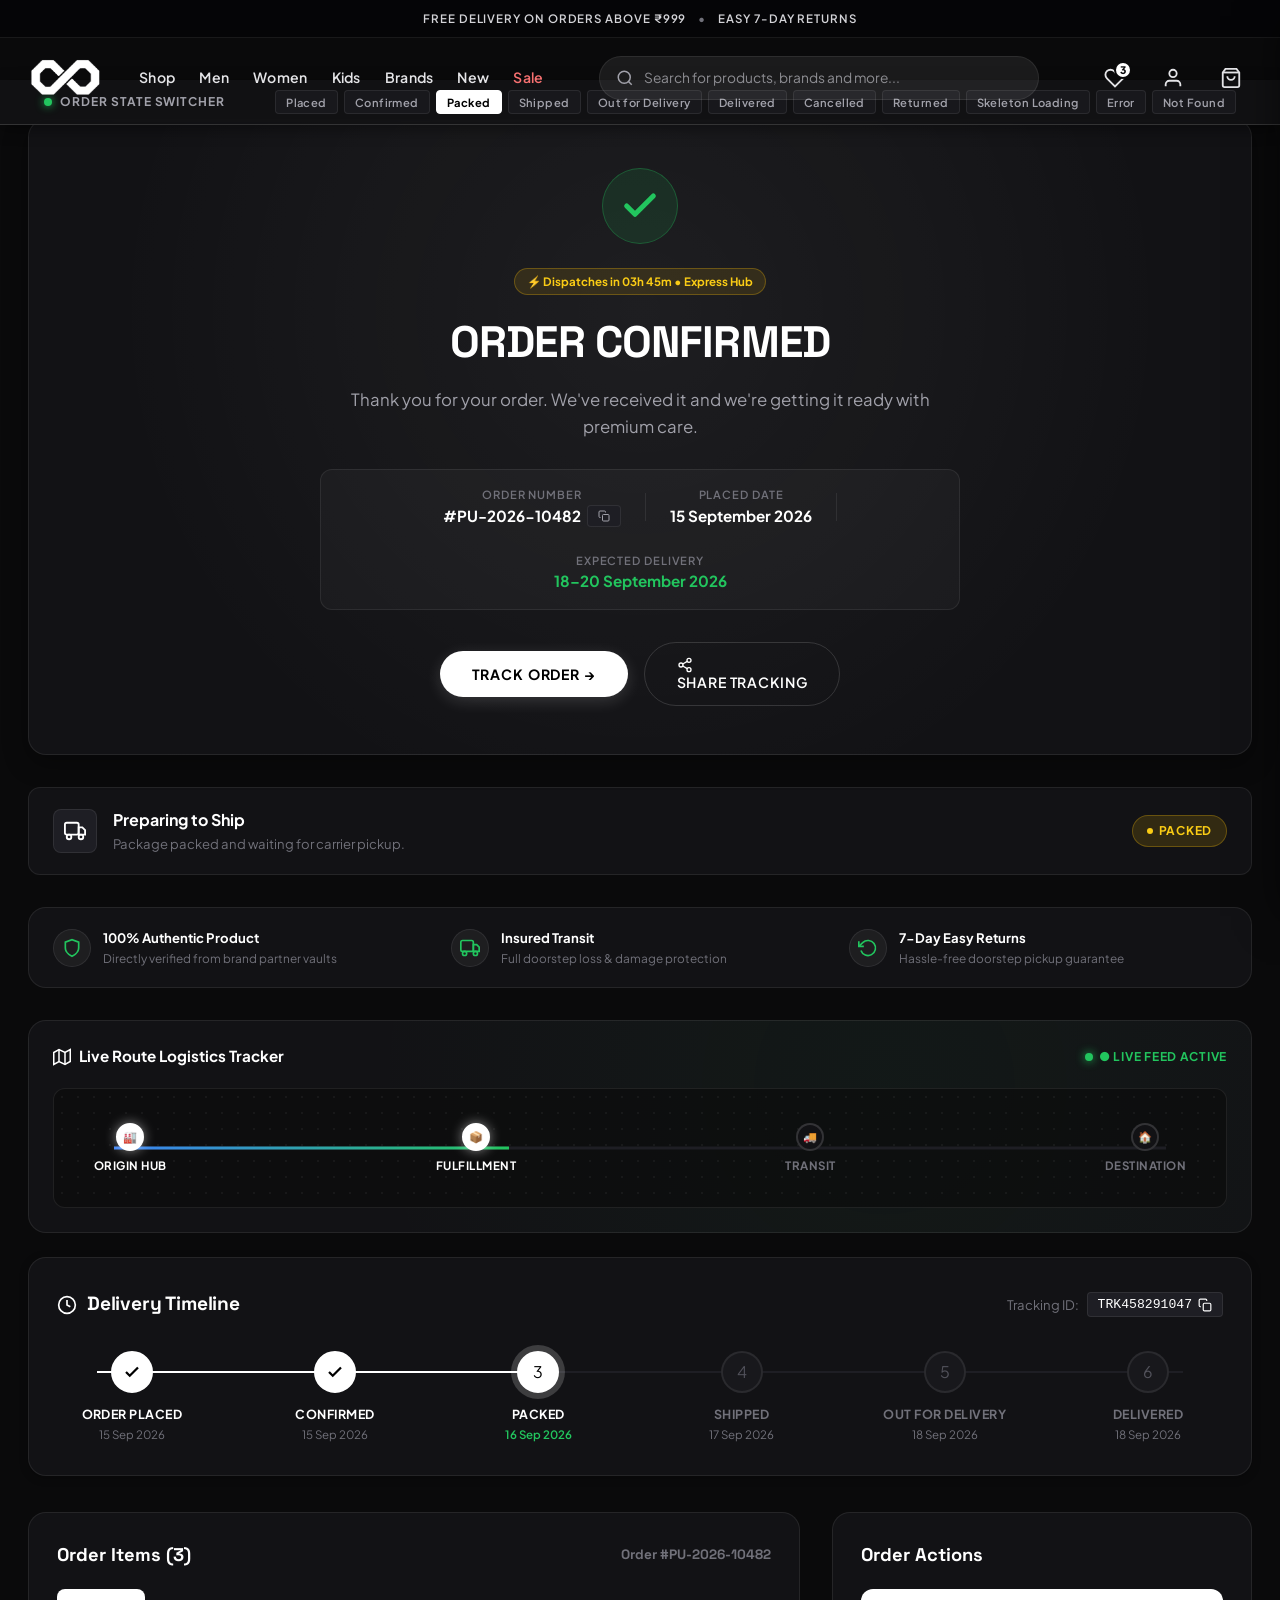
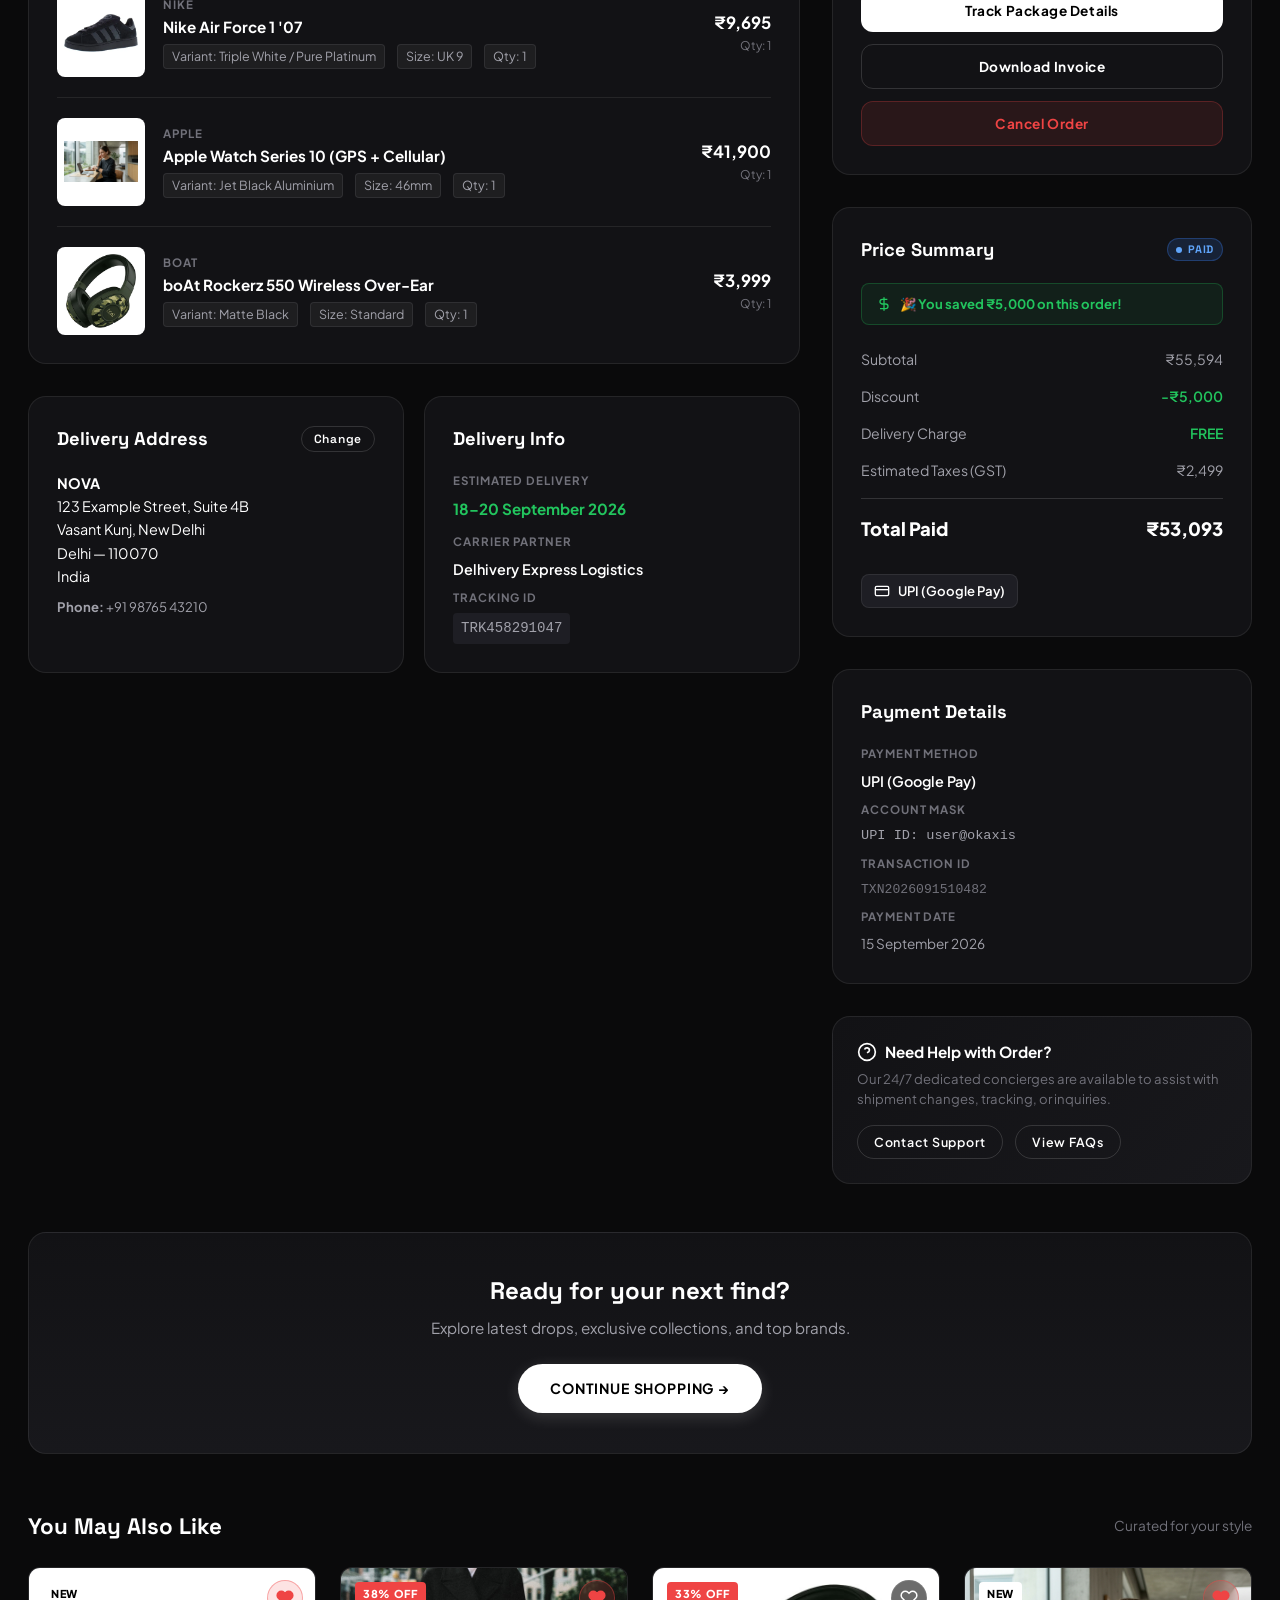
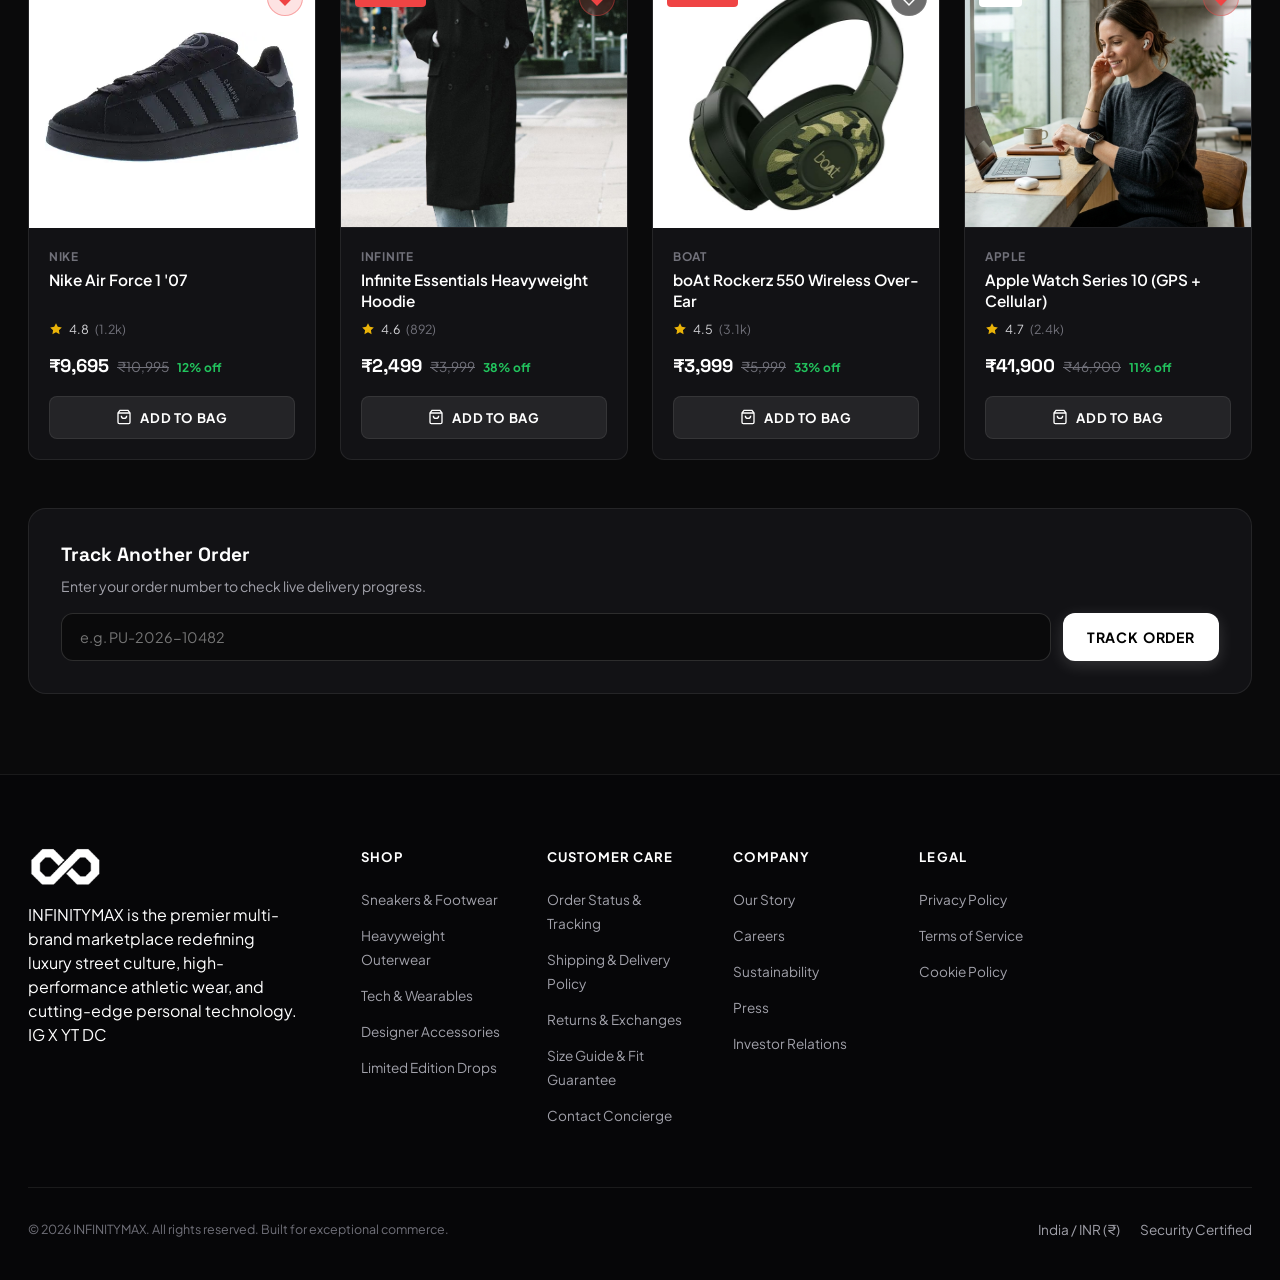
<file: infinitymax/order.html>
<!DOCTYPE html>
<html lang="en">
<head>
  <meta charset="UTF-8">
  <meta name="viewport" content="width=device-width, initial-scale=1.0">
  <title>Order Status & Tracking — INFINITYMAX</title>
  <meta name="description" content="Track your order status, live shipment timeline, items, delivery address, and payment confirmation at INFINITYMAX.">

  <!-- Favicon / Brand Identity -->
  <link rel="icon" type="image/png" href="assets/logo/logo.png">

  <!-- Google Fonts Preconnect & Inter / Plus Jakarta Sans / Space Grotesk -->
  <link rel="preconnect" href="https://fonts.googleapis.com">
  <link rel="preconnect" href="https://fonts.gstatic.com" crossorigin>
  <link href="https://fonts.googleapis.com/css2?family=Plus+Jakarta+Sans:ital,wght@0,300;0,400;0,500;0,600;0,700;0,800;1,400&family=Space+Grotesk:wght@500;700&display=swap" rel="stylesheet">

  <!-- Production Stylesheet -->
  <link rel="stylesheet" href="css/style.css">
</head>
<body>

  <!-- ======================================================================
       1. ANNOUNCEMENT BAR
       ====================================================================== -->
  <aside class="announcement-bar" role="complementary" aria-label="Announcement">
    <span>FREE DELIVERY ON ORDERS ABOVE ₹999</span>
    <span class="announcement-bullet">•</span>
    <span>EASY 7-DAY RETURNS</span>
  </aside>

  <!-- ======================================================================
       2. STICKY HEADER & NAVIGATION
       ====================================================================== -->
  <header class="site-header" id="siteHeader" role="banner">
    <div class="container header-inner">
      
      <!-- Left: Brand Logo & Desktop Navigation -->
      <div class="header-left">
        <a href="index.html" class="brand-logo" aria-label="INFINITYMAX Home">
          <img src="assets/logo/logo.png" alt="INFINITYMAX Logo">
        </a>

        <nav class="main-nav" role="navigation" aria-label="Primary Navigation">
          <a href="index.html#categories" class="nav-link">Shop</a>
          <a href="index.html#newarrivals" class="nav-link">Men</a>
          <a href="index.html#newarrivals" class="nav-link">Women</a>
          <a href="index.html#categories" class="nav-link">Kids</a>
          <a href="index.html#brands" class="nav-link">Brands</a>
          <a href="index.html#newarrivals" class="nav-link">New</a>
          <a href="index.html#limiteddrop" class="nav-link sale-link">Sale</a>
        </nav>
      </div>

      <!-- Center: Search Input with Auto-Suggestions -->
      <div class="header-search">
        <div class="search-input-wrap">
          <svg class="search-icon" viewBox="0 0 24 24" fill="none" stroke="currentColor" stroke-width="2">
            <circle cx="11" cy="11" r="8"/>
            <line x1="21" y1="21" x2="16.65" y2="16.65"/>
          </svg>
          <input 
            type="text" 
            id="headerSearchInput" 
            class="search-input" 
            placeholder="Search for products, brands and more..." 
            autocomplete="off"
            aria-label="Search catalog"
          >
          <button class="search-clear-btn" id="searchClearBtn" aria-label="Clear search">✕</button>
        </div>

        <!-- Search Dropdown Box -->
        <div class="search-dropdown" id="searchDropdown">
          <div id="searchResultsWrap">
            <div class="search-dropdown-section">
              <div class="dropdown-section-title">Trending Searches</div>
              <div class="search-tags">
                <button class="search-tag">Nike Air Force</button>
                <button class="search-tag">Adidas Campus</button>
                <button class="search-tag">Heavyweight Hoodie</button>
                <button class="search-tag">Apple Watch</button>
                <button class="search-tag">Overcoat</button>
              </div>
            </div>
            <div class="search-dropdown-section">
              <div class="dropdown-section-title">Popular Brands</div>
              <div class="search-tags">
                <button class="search-tag">Nike</button>
                <button class="search-tag">Adidas</button>
                <button class="search-tag">Apple</button>
                <button class="search-tag">Zara</button>
                <button class="search-tag">Puma</button>
              </div>
            </div>
          </div>
        </div>
      </div>

      <!-- Right: User Actions (Wishlist, Account, Cart) -->
      <div class="header-actions">
        <!-- Wishlist -->
        <button class="header-action-btn" id="wishlistHeaderBtn" aria-label="View Wishlist">
          <svg viewBox="0 0 24 24" fill="none" stroke="currentColor" stroke-width="2">
            <path d="M20.84 4.61a5.5 5.5 0 0 0-7.78 0L12 5.67l-1.06-1.06a5.5 5.5 0 0 0-7.78 7.78l1.06 1.06L12 21.23l7.78-7.78 1.06-1.06a5.5 5.5 0 0 0 0-7.78z"/>
          </svg>
          <span class="badge-count wishlist-count-badge" style="display: none;">0</span>
        </button>

        <!-- Account -->
        <button class="header-action-btn" id="accountHeaderBtn" aria-label="User Account">
          <svg viewBox="0 0 24 24" fill="none" stroke="currentColor" stroke-width="2">
            <path d="M20 21v-2a4 4 0 0 0-4-4H8a4 4 0 0 0-4 4v2"/>
            <circle cx="12" cy="7" r="4"/>
          </svg>
        </button>

        <!-- Cart Bag -->
        <button class="header-action-btn open-cart-btn" id="cartHeaderBtn" aria-label="View Shopping Bag">
          <svg viewBox="0 0 24 24" fill="none" stroke="currentColor" stroke-width="2">
            <path d="M6 2L3 6v14a2 2 0 0 0 2 2h14a2 2 0 0 0 2-2V6l-3-4z"/>
            <line x1="3" y1="6" x2="21" y2="6"/>
            <path d="M16 10a4 4 0 0 1-8 0"/>
          </svg>
          <span class="badge-count cart-count-badge" style="display: none;">0</span>
        </button>

        <!-- Mobile Menu Hamburger Trigger -->
        <button class="header-action-btn mobile-menu-btn" id="mobileMenuBtn" aria-label="Open Navigation Menu">
          <svg viewBox="0 0 24 24" fill="none" stroke="currentColor" stroke-width="2">
            <line x1="3" y1="12" x2="21" y2="12"/>
            <line x1="3" y1="6" x2="21" y2="6"/>
            <line x1="3" y1="18" x2="21" y2="18"/>
          </svg>
        </button>
      </div>

    </div>
  </header>

  <!-- ======================================================================
       MOBILE NAVIGATION DRAWER
       ====================================================================== -->
  <div class="mobile-nav-backdrop" id="mobileNavBackdrop"></div>
  <nav class="mobile-nav-drawer" id="mobileNavDrawer" aria-label="Mobile Navigation">
    <div class="mobile-nav-header">
      <img src="assets/logo/logo.png" alt="INFINITYMAX" style="height: 32px;">
      <button class="modal-close-btn" id="mobileNavClose" aria-label="Close Mobile Menu" style="position: static;">
        <svg viewBox="0 0 24 24" fill="none" stroke="currentColor" stroke-width="2.5">
          <line x1="18" y1="6" x2="6" y2="18"/>
          <line x1="6" y1="6" x2="18" y2="18"/>
        </svg>
      </button>
    </div>

    <div class="mobile-nav-list">
      <a href="index.html#categories" class="mobile-nav-link">Shop <span>→</span></a>
      <a href="index.html#newarrivals" class="mobile-nav-link">Men <span>→</span></a>
      <a href="index.html#newarrivals" class="mobile-nav-link">Women <span>→</span></a>
      <a href="index.html#categories" class="mobile-nav-link">Kids <span>→</span></a>
      <a href="index.html#brands" class="mobile-nav-link">Brands <span>→</span></a>
      <a href="index.html#newarrivals" class="mobile-nav-link">New Arrivals <span>→</span></a>
      <a href="index.html#limiteddrop" class="mobile-nav-link" style="color: #f87171;">Sale <span>→</span></a>
    </div>

    <div class="mobile-nav-footer">
      <button class="mobile-nav-account-btn open-cart-btn">
        <svg viewBox="0 0 24 24" width="20" height="20" fill="none" stroke="currentColor" stroke-width="2">
          <path d="M6 2L3 6v14a2 2 0 0 0 2 2h14a2 2 0 0 0 2-2V6l-3-4z"/>
          <line x1="3" y1="6" x2="21" y2="6"/>
          <path d="M16 10a4 4 0 0 1-8 0"/>
        </svg>
        <span>Shopping Bag (<span class="cart-count-badge">0</span>)</span>
      </button>
    </div>
  </nav>

  <!-- ======================================================================
       ORDER APP MOUNT CONTAINER
       ====================================================================== -->
  <main id="orderAppContainer">
    <!-- Rendered dynamically by js/order.js -->
  </main>

  <!-- ======================================================================
       GLOBAL FOOTER
       ====================================================================== -->
  <footer class="site-footer" role="contentinfo">
    <div class="container">
      
      <!-- Footer Top Grid -->
      <div class="footer-top">
        
        <!-- Col 1: BRAND BIO -->
        <div class="footer-brand-col">
          <a href="index.html" class="brand-logo" style="margin-bottom: 16px;">
            <img src="assets/logo/logo.png" alt="INFINITYMAX Logo">
          </a>
          <p class="footer-brand-desc">
            INFINITYMAX is the premier multi-brand marketplace redefining luxury street culture, high-performance athletic wear, and cutting-edge personal technology.
          </p>
          <div class="social-links-group">
            <a href="#" class="social-link" aria-label="Instagram">IG</a>
            <a href="#" class="social-link" aria-label="X Twitter">X</a>
            <a href="#" class="social-link" aria-label="YouTube">YT</a>
            <a href="#" class="social-link" aria-label="Discord">DC</a>
          </div>
        </div>

        <!-- Col 2: SHOP -->
        <div>
          <h4 class="footer-col-title">SHOP</h4>
          <ul class="footer-nav-list">
            <li><a href="index.html#categories" class="footer-link">Sneakers & Footwear</a></li>
            <li><a href="index.html#newarrivals" class="footer-link">Heavyweight Outerwear</a></li>
            <li><a href="index.html#limiteddrop" class="footer-link">Tech & Wearables</a></li>
            <li><a href="index.html#brands" class="footer-link">Designer Accessories</a></li>
            <li><a href="index.html#limiteddrop" class="footer-link">Limited Edition Drops</a></li>
          </ul>
        </div>

        <!-- Col 3: CUSTOMER CARE -->
        <div>
          <h4 class="footer-col-title">CUSTOMER CARE</h4>
          <ul class="footer-nav-list">
            <li><a href="order.html" class="footer-link">Order Status & Tracking</a></li>
            <li><a href="order.html" class="footer-link">Shipping & Delivery Policy</a></li>
            <li><a href="order.html" class="footer-link">Returns & Exchanges</a></li>
            <li><a href="#" class="footer-link">Size Guide & Fit Guarantee</a></li>
            <li><a href="#" class="footer-link">Contact Concierge</a></li>
          </ul>
        </div>

        <!-- Col 4: ABOUT -->
        <div>
          <h4 class="footer-col-title">COMPANY</h4>
          <ul class="footer-nav-list">
            <li><a href="#" class="footer-link">Our Story</a></li>
            <li><a href="#" class="footer-link">Careers</a></li>
            <li><a href="#" class="footer-link">Sustainability</a></li>
            <li><a href="#" class="footer-link">Press</a></li>
            <li><a href="#" class="footer-link">Investor Relations</a></li>
          </ul>
        </div>

        <!-- Col 5: LEGAL -->
        <div>
          <h4 class="footer-col-title">LEGAL</h4>
          <ul class="footer-nav-list">
            <li><a href="#" class="footer-link">Privacy Policy</a></li>
            <li><a href="#" class="footer-link">Terms of Service</a></li>
            <li><a href="#" class="footer-link">Cookie Policy</a></li>
          </ul>
        </div>

      </div>

      <!-- Footer Bottom Bar -->
      <div class="footer-bottom">
        <div>© 2026 INFINITYMAX. All rights reserved. Built for exceptional commerce.</div>
        <div style="display: flex; gap: 20px;">
          <a href="#" class="footer-link">India / INR (₹)</a>
          <a href="#" class="footer-link">Security Certified</a>
        </div>
      </div>

    </div>
  </footer>

  <!-- ======================================================================
       SLIDE-OUT CART DRAWER
       ====================================================================== -->
  <div class="cart-drawer-backdrop" id="cartBackdrop"></div>
  <aside class="cart-drawer" id="cartDrawer" role="dialog" aria-label="Shopping Bag">
    <div class="cart-header">
      <div class="cart-header-title">
        <svg viewBox="0 0 24 24" width="22" height="22" fill="none" stroke="currentColor" stroke-width="2">
          <path d="M6 2L3 6v14a2 2 0 0 0 2 2h14a2 2 0 0 0 2-2V6l-3-4z"/><line x1="3" y1="6" x2="21" y2="6"/><path d="M16 10a4 4 0 0 1-8 0"/>
        </svg>
        <span>Your Bag</span>
      </div>
      <button class="modal-close-btn" id="cartCloseBtn" aria-label="Close Shopping Bag" style="position: static;">
        <svg viewBox="0 0 24 24" fill="none" stroke="currentColor" stroke-width="2.5">
          <line x1="18" y1="6" x2="6" y2="18"/>
          <line x1="6" y1="6" x2="18" y2="18"/>
        </svg>
      </button>
    </div>

    <div class="cart-items-container" id="cartItemsContainer">
      <!-- Populated via script.js -->
    </div>

    <div class="cart-footer">
      <div class="cart-calc-row">
        <span>Subtotal</span>
        <span id="cartSubtotal">₹0</span>
      </div>
      <div class="cart-calc-row">
        <span>Estimated Delivery</span>
        <span style="color: var(--accent-green);">FREE</span>
      </div>
      <div class="cart-calc-row total">
        <span>Total</span>
        <span id="cartTotal">₹0</span>
      </div>
      <button class="btn btn-primary btn-checkout" onclick="proceedToCheckout()">
        PROCEED TO CHECKOUT
      </button>
    </div>
  </aside>

  <!-- ======================================================================
       QUICK VIEW MODAL
       ====================================================================== -->
  <div class="modal-backdrop" id="quickViewBackdrop" role="dialog" aria-modal="true" aria-label="Product Quick View">
    <div class="modal-content-wrap">
      <button class="modal-close-btn" id="quickViewClose" aria-label="Close dialog">
        <svg viewBox="0 0 24 24" fill="none" stroke="currentColor" stroke-width="2.5">
          <line x1="18" y1="6" x2="6" y2="18"/>
          <line x1="6" y1="6" x2="18" y2="18"/>
        </svg>
      </button>
      <div id="quickViewContent">
        <!-- Rendered dynamically -->
      </div>
    </div>
  </div>

  <!-- Back to top floating trigger -->
  <button class="back-to-top-btn" id="backToTopBtn" aria-label="Back to top">
    <svg viewBox="0 0 24 24" fill="none" stroke="currentColor" stroke-width="2.5">
      <path d="M18 15l-6-6-6 6"/>
    </svg>
  </button>

  <!-- Toast Notification Container -->
  <div class="toast-container" id="toastContainer"></div>

  <!-- JavaScript Scripts -->
  <script src="js/script.js"></script>
  <script src="js/order.js"></script>
</body>
</html>
</file>
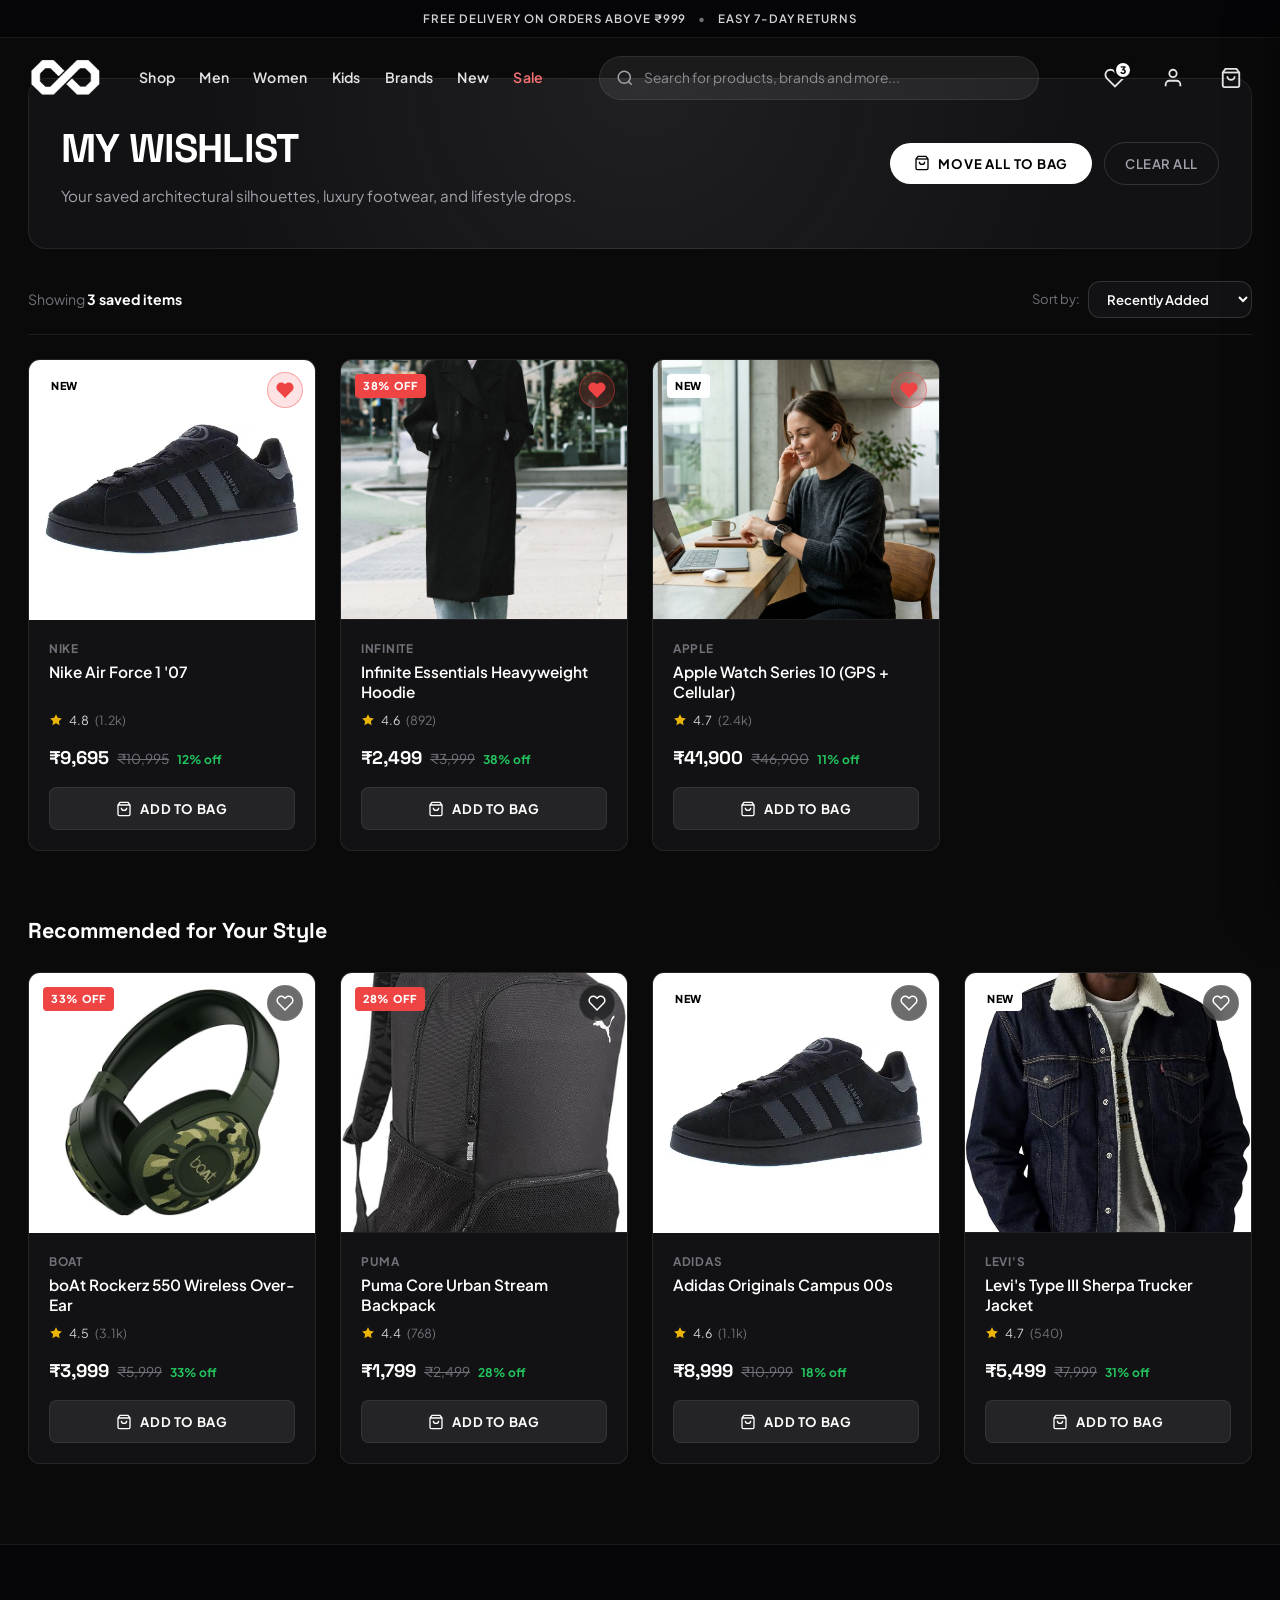
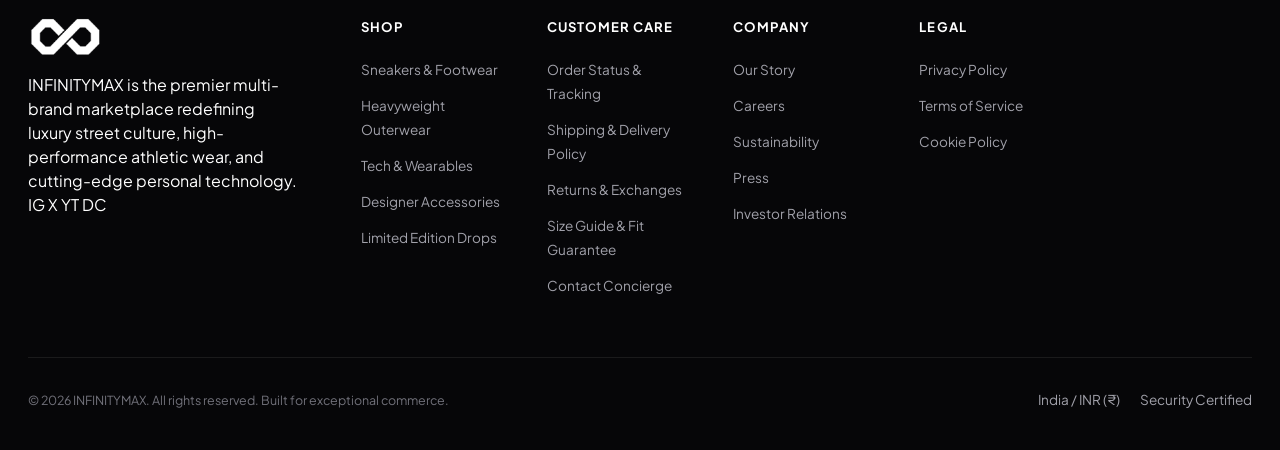
<file: infinitymax/wishlist.html>
<!DOCTYPE html>
<html lang="en">
<head>
  <meta charset="UTF-8">
  <meta name="viewport" content="width=device-width, initial-scale=1.0">
  <title>My Wishlist — INFINITYMAX</title>
  <meta name="description" content="View and manage your saved luxury apparel, sneakers, designer tech, and limited edition drops at INFINITYMAX.">

  <!-- Favicon / Brand Identity -->
  <link rel="icon" type="image/png" href="assets/logo/logo.png">

  <!-- Google Fonts Preconnect & Inter / Plus Jakarta Sans / Space Grotesk -->
  <link rel="preconnect" href="https://fonts.googleapis.com">
  <link rel="preconnect" href="https://fonts.gstatic.com" crossorigin>
  <link href="https://fonts.googleapis.com/css2?family=Plus+Jakarta+Sans:ital,wght@0,300;0,400;0,500;0,600;0,700;0,800;1,400&family=Space+Grotesk:wght@500;700&display=swap" rel="stylesheet">

  <!-- Production Stylesheet -->
  <link rel="stylesheet" href="css/style.css">
</head>
<body>

  <!-- ======================================================================
       1. ANNOUNCEMENT BAR
       ====================================================================== -->
  <aside class="announcement-bar" role="complementary" aria-label="Announcement">
    <span>FREE DELIVERY ON ORDERS ABOVE ₹999</span>
    <span class="announcement-bullet">•</span>
    <span>EASY 7-DAY RETURNS</span>
  </aside>

  <!-- ======================================================================
       2. STICKY HEADER & NAVIGATION
       ====================================================================== -->
  <header class="site-header" id="siteHeader" role="banner">
    <div class="container header-inner">
      
      <!-- Left: Brand Logo & Desktop Navigation -->
      <div class="header-left">
        <a href="index.html" class="brand-logo" aria-label="INFINITYMAX Home">
          <img src="assets/logo/logo.png" alt="INFINITYMAX Logo">
        </a>

        <nav class="main-nav" role="navigation" aria-label="Primary Navigation">
          <a href="index.html#categories" class="nav-link">Shop</a>
          <a href="index.html#newarrivals" class="nav-link">Men</a>
          <a href="index.html#newarrivals" class="nav-link">Women</a>
          <a href="index.html#categories" class="nav-link">Kids</a>
          <a href="index.html#brands" class="nav-link">Brands</a>
          <a href="index.html#newarrivals" class="nav-link">New</a>
          <a href="index.html#limiteddrop" class="nav-link sale-link">Sale</a>
        </nav>
      </div>

      <!-- Center: Search Input with Auto-Suggestions -->
      <div class="header-search">
        <div class="search-input-wrap">
          <svg class="search-icon" viewBox="0 0 24 24" fill="none" stroke="currentColor" stroke-width="2">
            <circle cx="11" cy="11" r="8"/>
            <line x1="21" y1="21" x2="16.65" y2="16.65"/>
          </svg>
          <input 
            type="text" 
            id="headerSearchInput" 
            class="search-input" 
            placeholder="Search for products, brands and more..." 
            autocomplete="off"
            aria-label="Search catalog"
          >
          <button class="search-clear-btn" id="searchClearBtn" aria-label="Clear search">✕</button>
        </div>

        <!-- Search Dropdown Box -->
        <div class="search-dropdown" id="searchDropdown">
          <div id="searchResultsWrap">
            <div class="search-dropdown-section">
              <div class="dropdown-section-title">Trending Searches</div>
              <div class="search-tags">
                <button class="search-tag">Nike Air Force</button>
                <button class="search-tag">Adidas Campus</button>
                <button class="search-tag">Heavyweight Hoodie</button>
                <button class="search-tag">Apple Watch</button>
                <button class="search-tag">Overcoat</button>
              </div>
            </div>
            <div class="search-dropdown-section">
              <div class="dropdown-section-title">Popular Brands</div>
              <div class="search-tags">
                <button class="search-tag">Nike</button>
                <button class="search-tag">Adidas</button>
                <button class="search-tag">Apple</button>
                <button class="search-tag">Zara</button>
                <button class="search-tag">Puma</button>
              </div>
            </div>
          </div>
        </div>
      </div>

      <!-- Right: User Actions (Wishlist, Account, Cart) -->
      <div class="header-actions">
        <!-- Wishlist -->
        <a href="wishlist.html" class="header-action-btn" id="wishlistHeaderBtn" aria-label="View Wishlist">
          <svg viewBox="0 0 24 24" fill="none" stroke="currentColor" stroke-width="2">
            <path d="M20.84 4.61a5.5 5.5 0 0 0-7.78 0L12 5.67l-1.06-1.06a5.5 5.5 0 0 0-7.78 7.78l1.06 1.06L12 21.23l7.78-7.78 1.06-1.06a5.5 5.5 0 0 0 0-7.78z"/>
          </svg>
          <span class="badge-count wishlist-count-badge" style="display: none;">0</span>
        </a>

        <!-- Account -->
        <a href="order.html" class="header-action-btn" id="accountHeaderBtn" aria-label="User Account">
          <svg viewBox="0 0 24 24" fill="none" stroke="currentColor" stroke-width="2">
            <path d="M20 21v-2a4 4 0 0 0-4-4H8a4 4 0 0 0-4 4v2"/>
            <circle cx="12" cy="7" r="4"/>
          </svg>
        </a>

        <!-- Cart Bag -->
        <button class="header-action-btn open-cart-btn" id="cartHeaderBtn" aria-label="View Shopping Bag">
          <svg viewBox="0 0 24 24" fill="none" stroke="currentColor" stroke-width="2">
            <path d="M6 2L3 6v14a2 2 0 0 0 2 2h14a2 2 0 0 0 2-2V6l-3-4z"/>
            <line x1="3" y1="6" x2="21" y2="6"/>
            <path d="M16 10a4 4 0 0 1-8 0"/>
          </svg>
          <span class="badge-count cart-count-badge" style="display: none;">0</span>
        </button>

        <!-- Mobile Menu Hamburger Trigger -->
        <button class="header-action-btn mobile-menu-btn" id="mobileMenuBtn" aria-label="Open Navigation Menu">
          <svg viewBox="0 0 24 24" fill="none" stroke="currentColor" stroke-width="2">
            <line x1="3" y1="12" x2="21" y2="12"/>
            <line x1="3" y1="6" x2="21" y2="6"/>
            <line x1="3" y1="18" x2="21" y2="18"/>
          </svg>
        </button>
      </div>

    </div>
  </header>

  <!-- ======================================================================
       MOBILE NAVIGATION DRAWER
       ====================================================================== -->
  <div class="mobile-nav-backdrop" id="mobileNavBackdrop"></div>
  <nav class="mobile-nav-drawer" id="mobileNavDrawer" aria-label="Mobile Navigation">
    <div class="mobile-nav-header">
      <img src="assets/logo/logo.png" alt="INFINITYMAX" style="height: 32px;">
      <button class="modal-close-btn" id="mobileNavClose" aria-label="Close Mobile Menu" style="position: static;">
        <svg viewBox="0 0 24 24" fill="none" stroke="currentColor" stroke-width="2.5">
          <line x1="18" y1="6" x2="6" y2="18"/>
          <line x1="6" y1="6" x2="18" y2="18"/>
        </svg>
      </button>
    </div>

    <div class="mobile-nav-list">
      <a href="index.html#categories" class="mobile-nav-link">Shop <span>→</span></a>
      <a href="index.html#newarrivals" class="mobile-nav-link">Men <span>→</span></a>
      <a href="index.html#newarrivals" class="mobile-nav-link">Women <span>→</span></a>
      <a href="index.html#categories" class="mobile-nav-link">Kids <span>→</span></a>
      <a href="index.html#brands" class="mobile-nav-link">Brands <span>→</span></a>
      <a href="wishlist.html" class="mobile-nav-link">My Wishlist <span>→</span></a>
      <a href="order.html" class="mobile-nav-link">My Orders <span>→</span></a>
      <a href="index.html#limiteddrop" class="mobile-nav-link" style="color: #f87171;">Sale <span>→</span></a>
    </div>

    <div class="mobile-nav-footer">
      <button class="mobile-nav-account-btn open-cart-btn">
        <svg viewBox="0 0 24 24" width="20" height="20" fill="none" stroke="currentColor" stroke-width="2">
          <path d="M6 2L3 6v14a2 2 0 0 0 2 2h14a2 2 0 0 0 2-2V6l-3-4z"/>
          <line x1="3" y1="6" x2="21" y2="6"/>
          <path d="M16 10a4 4 0 0 1-8 0"/>
        </svg>
        <span>Shopping Bag (<span class="cart-count-badge">0</span>)</span>
      </button>
    </div>
  </nav>

  <!-- ======================================================================
       WISHLIST APP MOUNT CONTAINER
       ====================================================================== -->
  <main id="wishlistAppContainer">
    <!-- Rendered dynamically via js/wishlist.js -->
  </main>

  <!-- ======================================================================
       GLOBAL FOOTER
       ====================================================================== -->
  <footer class="site-footer" role="contentinfo">
    <div class="container">
      
      <!-- Footer Top Grid -->
      <div class="footer-top">
        
        <!-- Col 1: BRAND BIO -->
        <div class="footer-brand-col">
          <a href="index.html" class="brand-logo" style="margin-bottom: 16px;">
            <img src="assets/logo/logo.png" alt="INFINITYMAX Logo">
          </a>
          <p class="footer-brand-desc">
            INFINITYMAX is the premier multi-brand marketplace redefining luxury street culture, high-performance athletic wear, and cutting-edge personal technology.
          </p>
          <div class="social-links-group">
            <a href="#" class="social-link" aria-label="Instagram">IG</a>
            <a href="#" class="social-link" aria-label="X Twitter">X</a>
            <a href="#" class="social-link" aria-label="YouTube">YT</a>
            <a href="#" class="social-link" aria-label="Discord">DC</a>
          </div>
        </div>

        <!-- Col 2: SHOP -->
        <div>
          <h4 class="footer-col-title">SHOP</h4>
          <ul class="footer-nav-list">
            <li><a href="index.html#categories" class="footer-link">Sneakers & Footwear</a></li>
            <li><a href="index.html#newarrivals" class="footer-link">Heavyweight Outerwear</a></li>
            <li><a href="index.html#limiteddrop" class="footer-link">Tech & Wearables</a></li>
            <li><a href="index.html#brands" class="footer-link">Designer Accessories</a></li>
            <li><a href="index.html#limiteddrop" class="footer-link">Limited Edition Drops</a></li>
          </ul>
        </div>

        <!-- Col 3: CUSTOMER CARE -->
        <div>
          <h4 class="footer-col-title">CUSTOMER CARE</h4>
          <ul class="footer-nav-list">
            <li><a href="order.html" class="footer-link">Order Status & Tracking</a></li>
            <li><a href="order.html" class="footer-link">Shipping & Delivery Policy</a></li>
            <li><a href="order.html" class="footer-link">Returns & Exchanges</a></li>
            <li><a href="#" class="footer-link">Size Guide & Fit Guarantee</a></li>
            <li><a href="#" class="footer-link">Contact Concierge</a></li>
          </ul>
        </div>

        <!-- Col 4: ABOUT -->
        <div>
          <h4 class="footer-col-title">COMPANY</h4>
          <ul class="footer-nav-list">
            <li><a href="#" class="footer-link">Our Story</a></li>
            <li><a href="#" class="footer-link">Careers</a></li>
            <li><a href="#" class="footer-link">Sustainability</a></li>
            <li><a href="#" class="footer-link">Press</a></li>
            <li><a href="#" class="footer-link">Investor Relations</a></li>
          </ul>
        </div>

        <!-- Col 5: LEGAL -->
        <div>
          <h4 class="footer-col-title">LEGAL</h4>
          <ul class="footer-nav-list">
            <li><a href="#" class="footer-link">Privacy Policy</a></li>
            <li><a href="#" class="footer-link">Terms of Service</a></li>
            <li><a href="#" class="footer-link">Cookie Policy</a></li>
          </ul>
        </div>

      </div>

      <!-- Footer Bottom Bar -->
      <div class="footer-bottom">
        <div>© 2026 INFINITYMAX. All rights reserved. Built for exceptional commerce.</div>
        <div style="display: flex; gap: 20px;">
          <a href="#" class="footer-link">India / INR (₹)</a>
          <a href="#" class="footer-link">Security Certified</a>
        </div>
      </div>

    </div>
  </footer>

  <!-- ======================================================================
       SLIDE-OUT CART DRAWER
       ====================================================================== -->
  <div class="cart-drawer-backdrop" id="cartBackdrop"></div>
  <aside class="cart-drawer" id="cartDrawer" role="dialog" aria-label="Shopping Bag">
    <div class="cart-header">
      <div class="cart-header-title">
        <svg viewBox="0 0 24 24" width="22" height="22" fill="none" stroke="currentColor" stroke-width="2">
          <path d="M6 2L3 6v14a2 2 0 0 0 2 2h14a2 2 0 0 0 2-2V6l-3-4z"/><line x1="3" y1="6" x2="21" y2="6"/><path d="M16 10a4 4 0 0 1-8 0"/>
        </svg>
        <span>Your Bag</span>
      </div>
      <button class="modal-close-btn" id="cartCloseBtn" aria-label="Close Shopping Bag" style="position: static;">
        <svg viewBox="0 0 24 24" fill="none" stroke="currentColor" stroke-width="2.5">
          <line x1="18" y1="6" x2="6" y2="18"/>
          <line x1="6" y1="6" x2="18" y2="18"/>
        </svg>
      </button>
    </div>

    <div class="cart-items-container" id="cartItemsContainer">
      <!-- Populated via script.js -->
    </div>

    <div class="cart-footer">
      <div class="cart-calc-row">
        <span>Subtotal</span>
        <span id="cartSubtotal">₹0</span>
      </div>
      <div class="cart-calc-row">
        <span>Estimated Delivery</span>
        <span style="color: var(--accent-green);">FREE</span>
      </div>
      <div class="cart-calc-row total">
        <span>Total</span>
        <span id="cartTotal">₹0</span>
      </div>
      <button class="btn btn-primary btn-checkout" onclick="proceedToCheckout()">
        PROCEED TO CHECKOUT
      </button>
    </div>
  </aside>

  <!-- ======================================================================
       QUICK VIEW MODAL
       ====================================================================== -->
  <div class="modal-backdrop" id="quickViewBackdrop" role="dialog" aria-modal="true" aria-label="Product Quick View">
    <div class="modal-content-wrap">
      <button class="modal-close-btn" id="quickViewClose" aria-label="Close dialog">
        <svg viewBox="0 0 24 24" fill="none" stroke="currentColor" stroke-width="2.5">
          <line x1="18" y1="6" x2="6" y2="18"/>
          <line x1="6" y1="6" x2="18" y2="18"/>
        </svg>
      </button>
      <div id="quickViewContent">
        <!-- Rendered dynamically -->
      </div>
    </div>
  </div>

  <!-- Back to top floating trigger -->
  <button class="back-to-top-btn" id="backToTopBtn" aria-label="Back to top">
    <svg viewBox="0 0 24 24" fill="none" stroke="currentColor" stroke-width="2.5">
      <path d="M18 15l-6-6-6 6"/>
    </svg>
  </button>

  <!-- Toast Notification Container -->
  <div class="toast-container" id="toastContainer"></div>

  <!-- JavaScript Scripts -->
  <script src="js/script.js"></script>
  <script src="js/wishlist.js"></script>
</body>
</html>
</file>
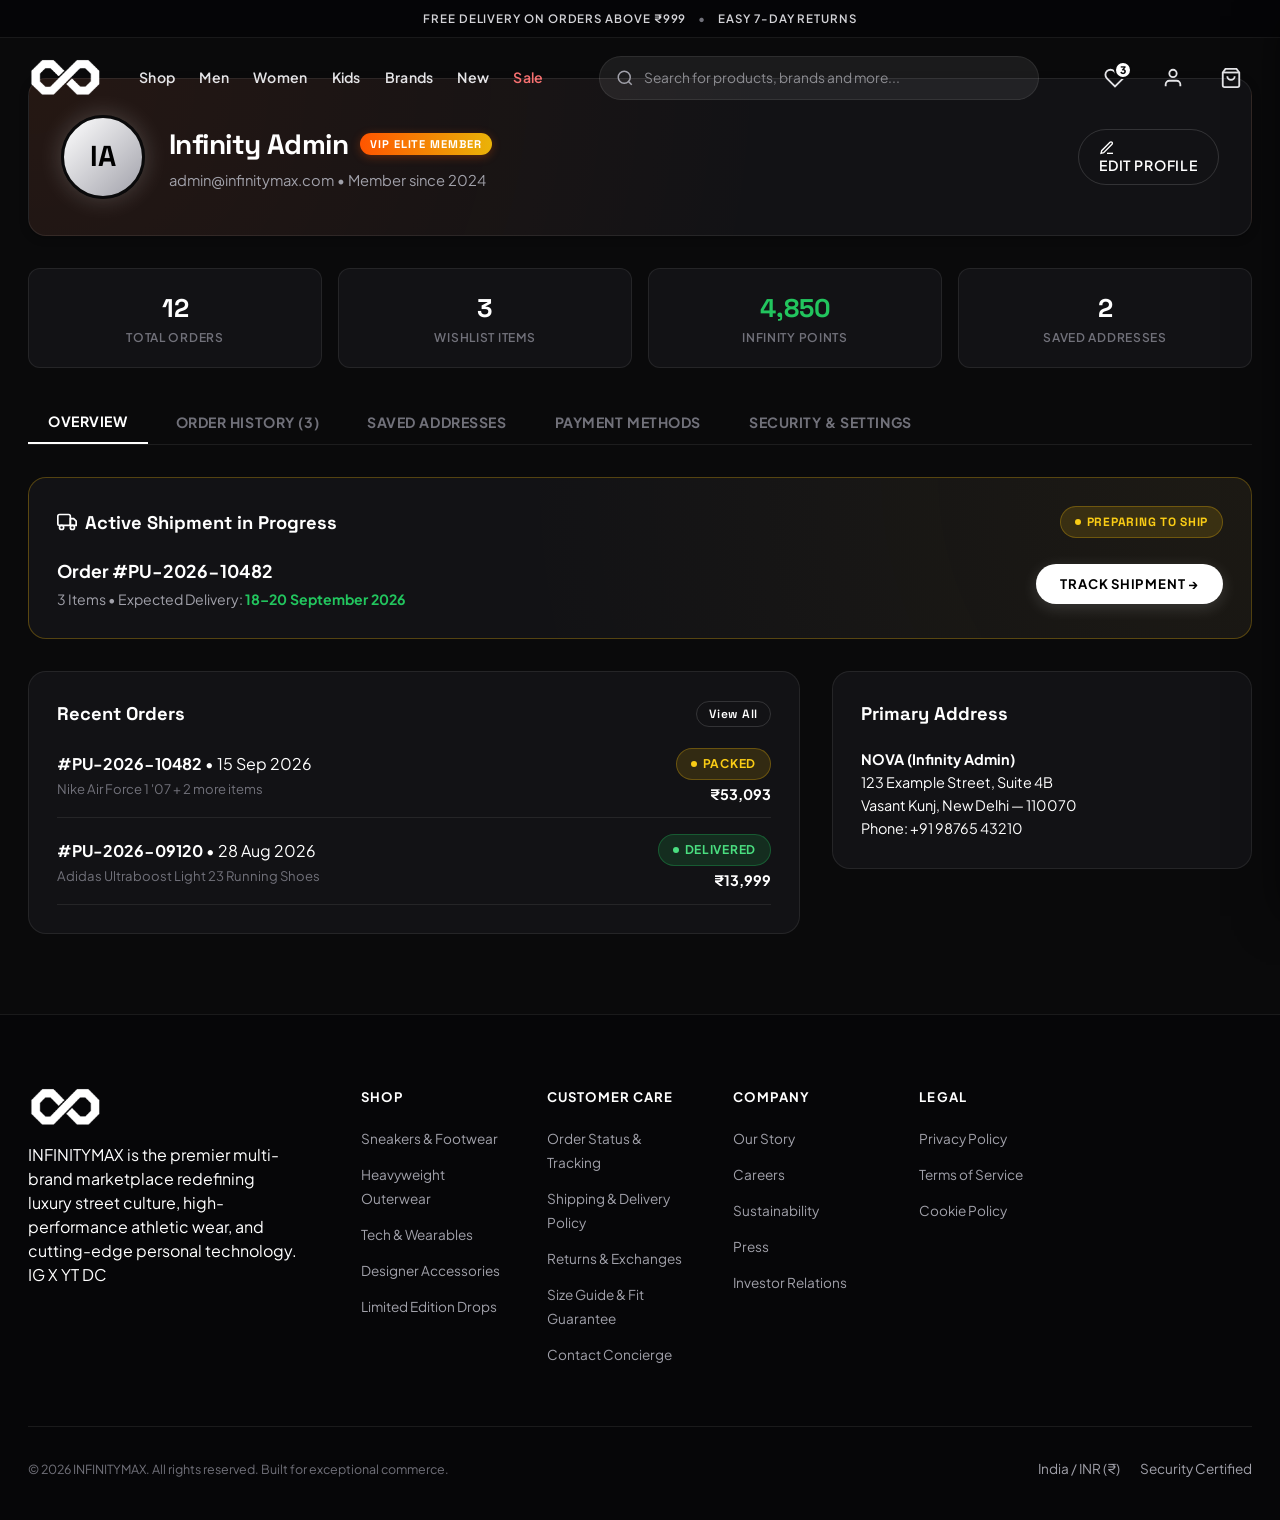
<file: pages/account.html>
<!DOCTYPE html>
<html lang="en">
<head>
  <meta charset="UTF-8">
  <meta http-equiv="refresh" content="0; url=../account.html">
  <title>Redirecting to Account Dashboard...</title>
</head>
<body>
  <script>window.location.href = "../account.html";</script>
</body>
</html>
</file>
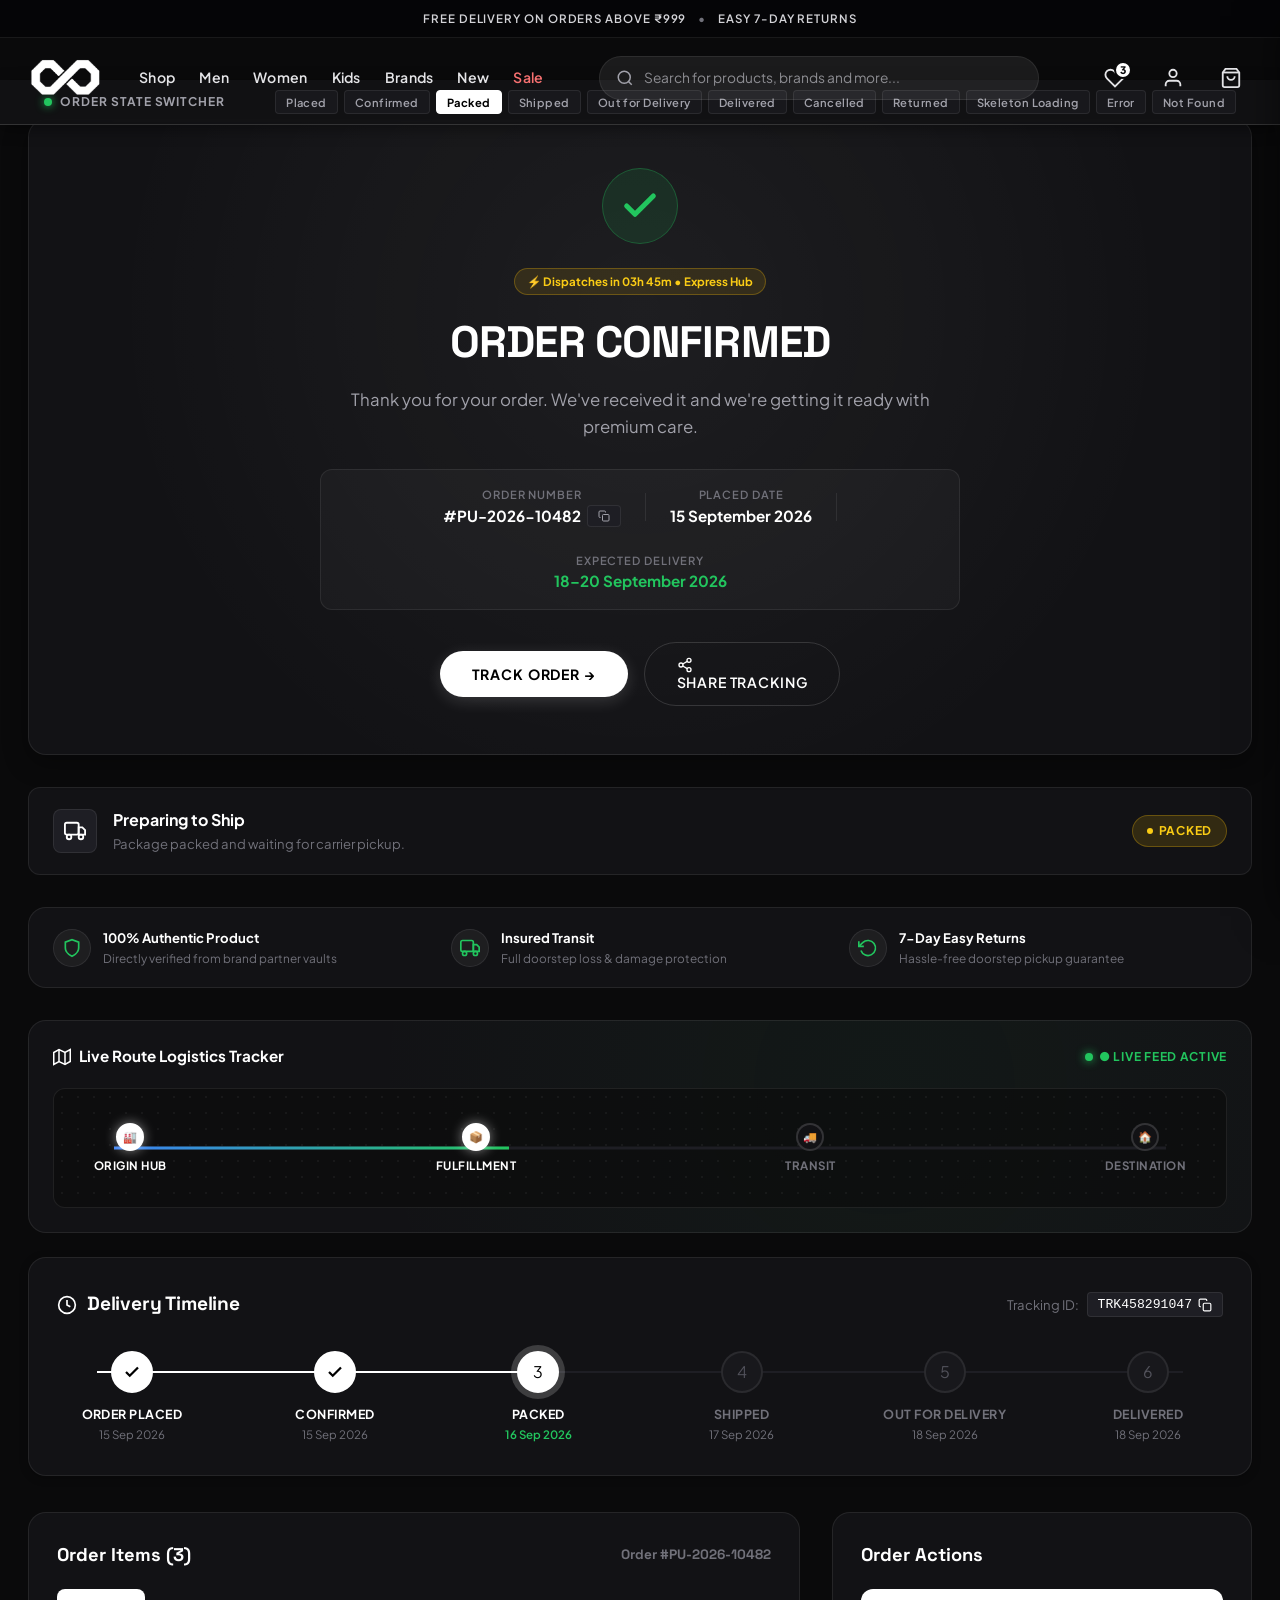
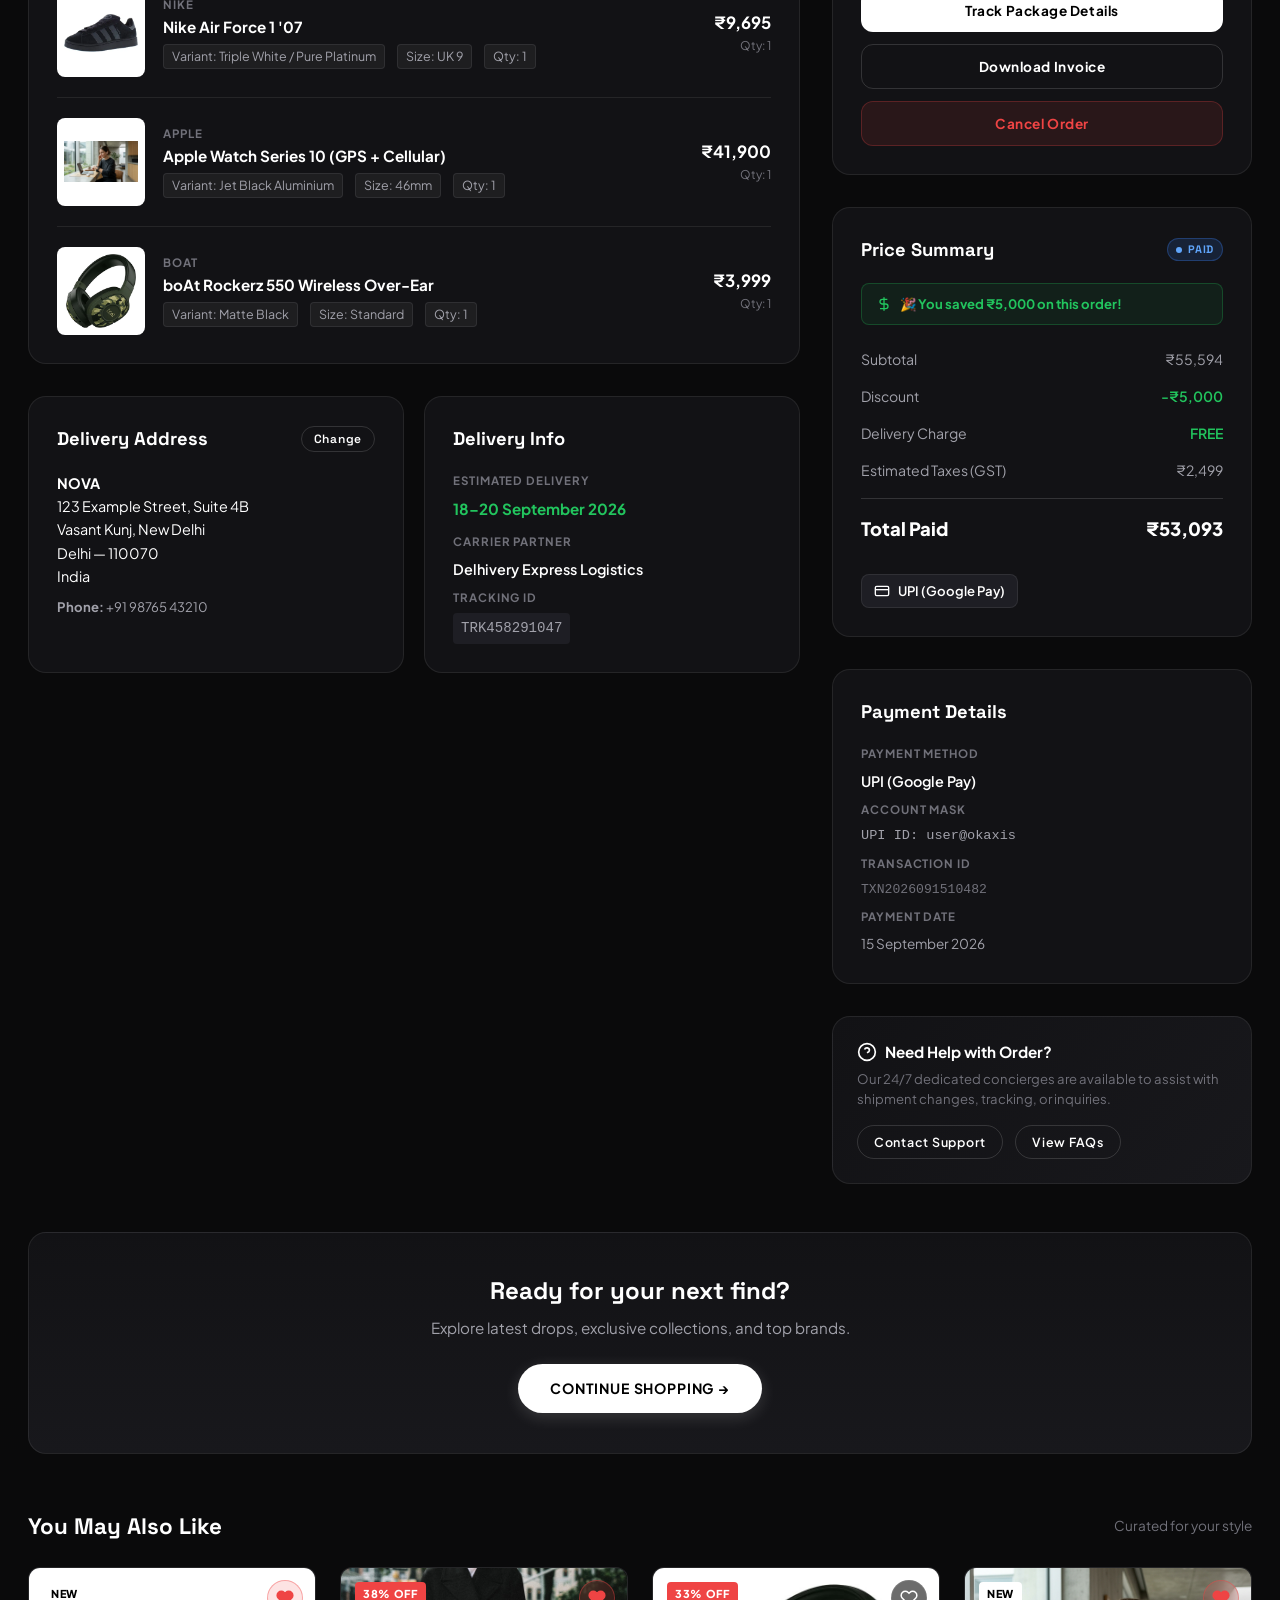
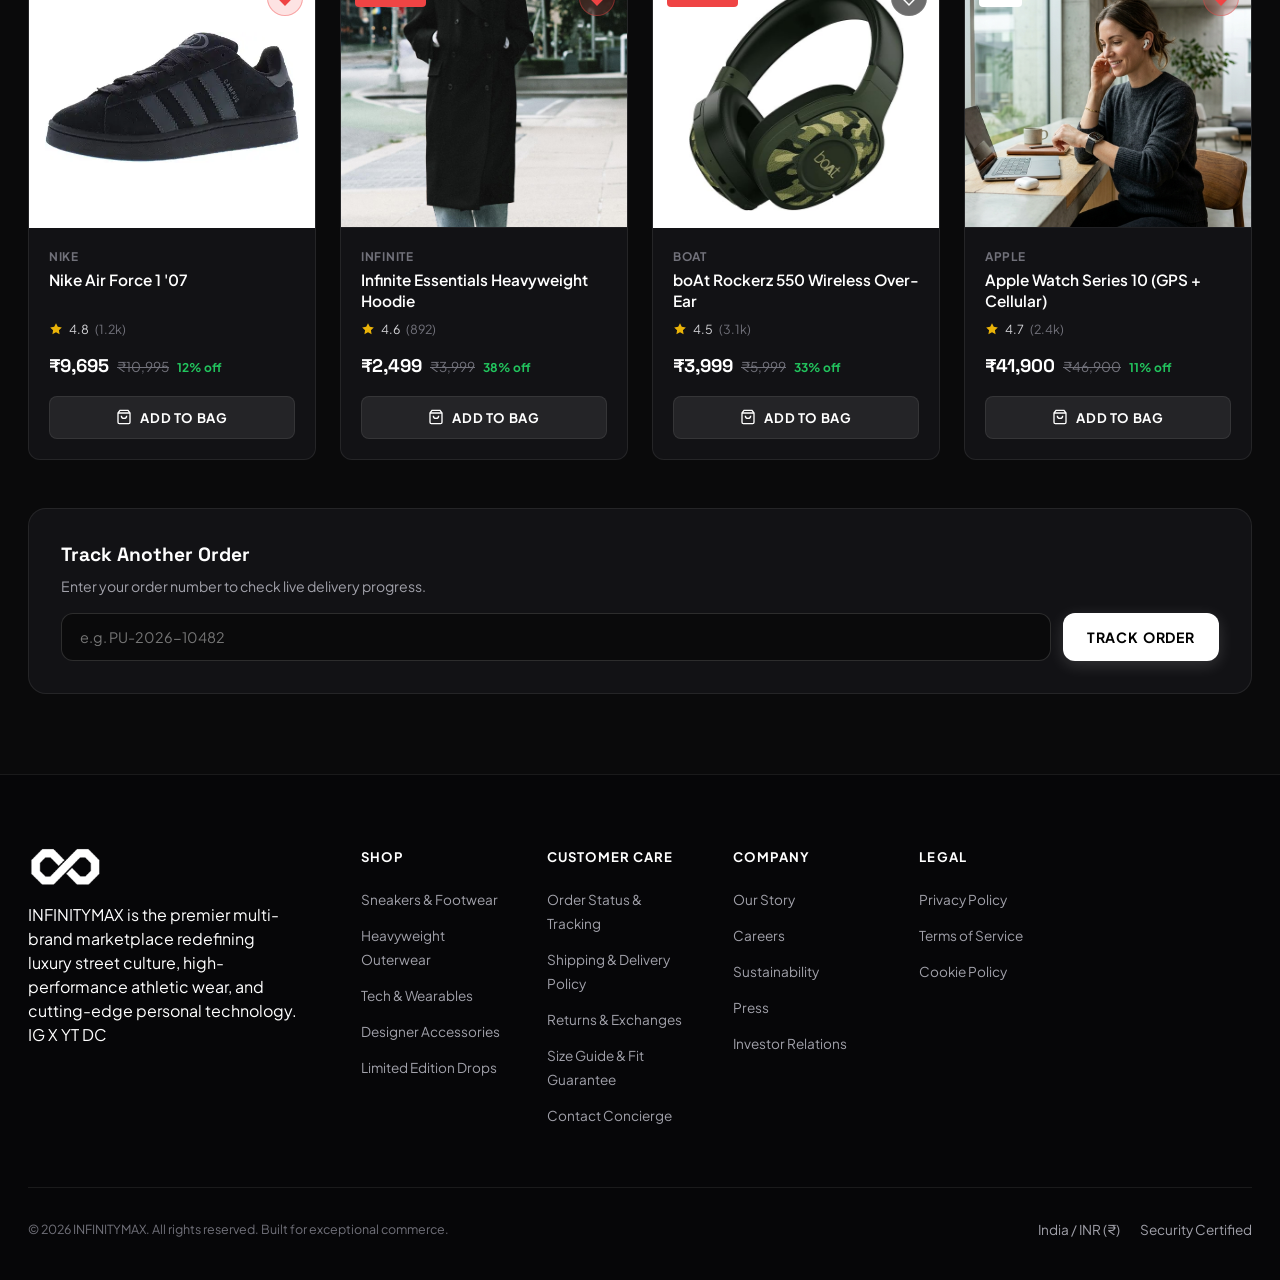
<file: pages/order.html>
<!DOCTYPE html>
<html lang="en">
<head>
  <meta charset="UTF-8">
  <meta http-equiv="refresh" content="0; url=../order.html">
  <title>Redirecting to Order Status...</title>
</head>
<body>
  <script>window.location.href = "../order.html";</script>
</body>
</html>
</file>
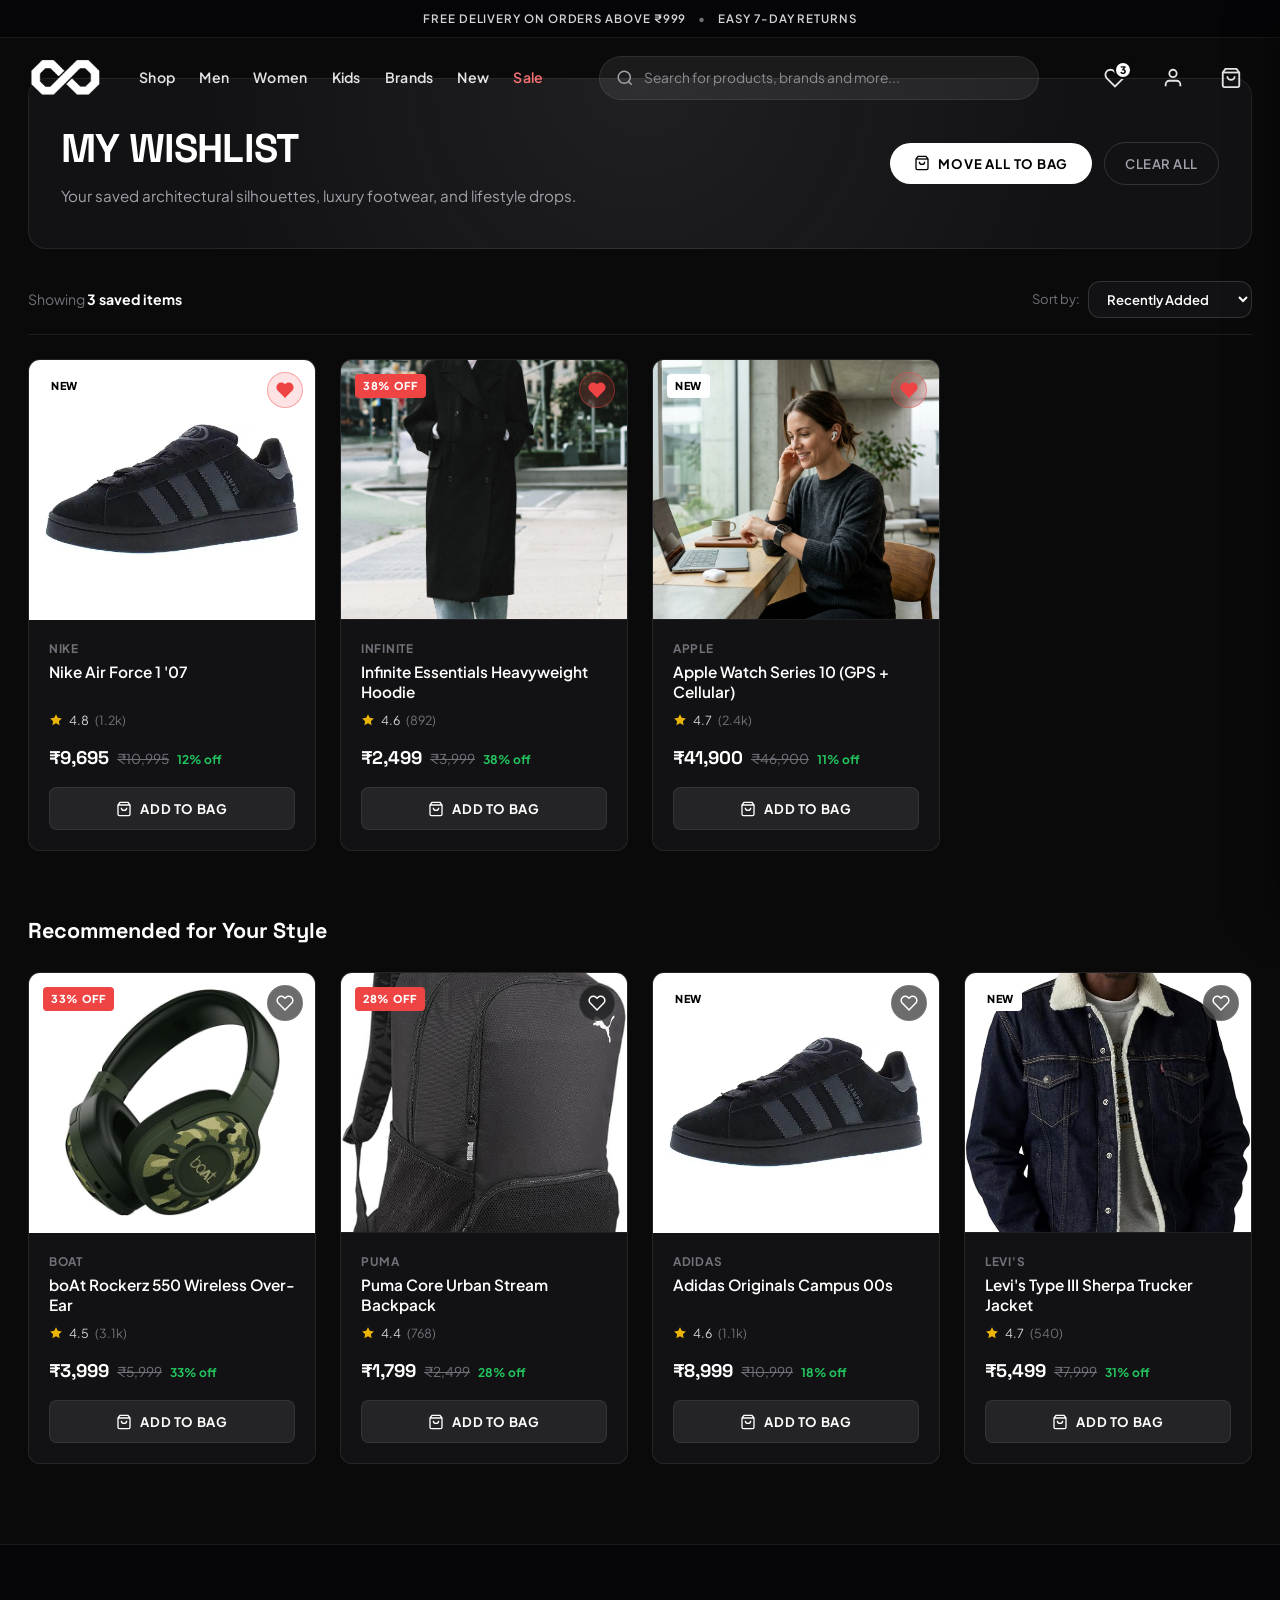
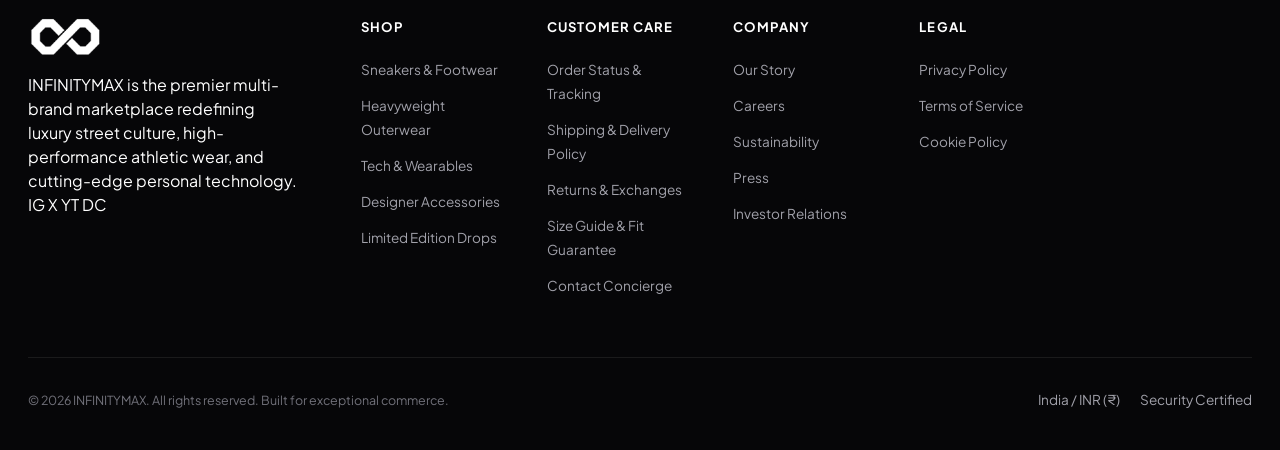
<file: pages/wishlist.html>
<!DOCTYPE html>
<html lang="en">
<head>
  <meta charset="UTF-8">
  <meta http-equiv="refresh" content="0; url=../wishlist.html">
  <title>Redirecting to Wishlist...</title>
</head>
<body>
  <script>window.location.href = "../wishlist.html";</script>
</body>
</html>
</file>
<file: css/style.css>
/* ==========================================================================
   INFINITYMAX - Premium E-Commerce Design System & Styles
   Nike + Apple + Adidas/Puma + Amazon/Myntra hybrid architecture
   ========================================================================== */

@import url('https://fonts.googleapis.com/css2?family=Plus+Jakarta+Sans:ital,wght@0,300;0,400;0,500;0,600;0,700;0,800;1,400&family=Space+Grotesk:wght@500;700&display=swap');

:root {
  /* Color Palette - Premium Editorial Monochromes & Warm Slate */
  --bg-primary: #0a0a0b;
  --bg-secondary: #121215;
  --bg-tertiary: #18181c;
  --bg-surface: #1e1e24;
  --bg-light: #f7f7f8;
  --bg-white: #ffffff;
  
  --text-primary: #ffffff;
  --text-secondary: #a1a1aa;
  --text-tertiary: #71717a;
  --text-dark: #09090b;
  --text-muted: #52525b;

  --border-light: rgba(255, 255, 255, 0.08);
  --border-subtle: rgba(255, 255, 255, 0.14);
  --border-dark: rgba(0, 0, 0, 0.08);

  --accent-primary: #ffffff;
  --accent-inverse: #000000;
  --accent-orange: #ff5500;
  --accent-red: #ef4444;
  --accent-green: #22c55e;
  --accent-gold: #eab308;

  /* Typography */
  --font-sans: 'Plus Jakarta Sans', -apple-system, BlinkMacSystemFont, 'Segoe UI', Roboto, sans-serif;
  --font-display: 'Space Grotesk', 'Plus Jakarta Sans', sans-serif;

  /* Elevations & Shadows */
  --shadow-sm: 0 2px 8px rgba(0, 0, 0, 0.25);
  --shadow-md: 0 8px 24px rgba(0, 0, 0, 0.35);
  --shadow-lg: 0 16px 40px rgba(0, 0, 0, 0.5);
  --shadow-glow: 0 0 30px rgba(255, 255, 255, 0.08);

  /* Layout & Transitions */
  --max-width: 1440px;
  --header-height: 80px;
  --announcement-height: 38px;
  --radius-xs: 4px;
  --radius-sm: 8px;
  --radius-md: 12px;
  --radius-lg: 18px;
  --radius-full: 9999px;

  --transition-fast: 180ms cubic-bezier(0.16, 1, 0.3, 1);
  --transition-smooth: 320ms cubic-bezier(0.16, 1, 0.3, 1);
  --transition-slow: 600ms cubic-bezier(0.16, 1, 0.3, 1);
}

/* Base Reset */
*, *::before, *::after {
  box-sizing: border-box;
  margin: 0;
  padding: 0;
}

html {
  font-family: var(--font-sans);
  background-color: var(--bg-primary);
  color: var(--text-primary);
  scroll-behavior: smooth;
  -webkit-font-smoothing: antialiased;
  -moz-osx-font-smoothing: grayscale;
}

body {
  min-height: 100vh;
  overflow-x: hidden;
  line-height: 1.5;
  background-color: var(--bg-primary);
}

body.modal-open,
body.cart-open,
body.menu-open {
  overflow: hidden;
}

img, svg {
  display: block;
  max-width: 100%;
}

a {
  color: inherit;
  text-decoration: none;
  transition: color var(--transition-fast);
}

button {
  cursor: pointer;
  font-family: inherit;
  border: none;
  background: none;
  color: inherit;
  outline: none;
}

input, select {
  font-family: inherit;
  color: inherit;
  outline: none;
}

ul, ol {
  list-style: none;
}

/* Container */
.container {
  width: 100%;
  max-width: var(--max-width);
  margin-left: auto;
  margin-right: auto;
  padding-left: 28px;
  padding-right: 28px;
}

@media (max-width: 768px) {
  .container {
    padding-left: 18px;
    padding-right: 18px;
  }
}

/* ==========================================================================
   1. ANNOUNCEMENT BAR
   ========================================================================== */
.announcement-bar {
  height: var(--announcement-height);
  background-color: #050507;
  border-bottom: 1px solid var(--border-light);
  display: flex;
  align-items: center;
  justify-content: center;
  position: relative;
  z-index: 60;
  font-size: 0.72rem;
  letter-spacing: 0.08em;
  font-weight: 600;
  color: #d4d4d8;
  text-transform: uppercase;
  padding: 0 16px;
  text-align: center;
}

.announcement-bullet {
  margin: 0 12px;
  color: #71717a;
}

/* ==========================================================================
   2. HEADER & NAVIGATION
   ========================================================================== */
.site-header {
  position: fixed;
  top: var(--announcement-height);
  left: 0;
  width: 100%;
  height: var(--header-height);
  z-index: 50;
  transition: background-color var(--transition-smooth), border-color var(--transition-smooth), backdrop-filter var(--transition-smooth), transform var(--transition-smooth);
  background-color: transparent;
  border-bottom: 1px solid transparent;
}

.site-header.scrolled {
  background-color: rgba(10, 10, 11, 0.94);
  backdrop-filter: blur(16px);
  -webkit-backdrop-filter: blur(16px);
  border-bottom: 1px solid var(--border-light);
  box-shadow: 0 4px 20px rgba(0, 0, 0, 0.4);
}

.header-inner {
  display: flex;
  align-items: center;
  justify-content: space-between;
  height: 100%;
  gap: 24px;
}

.header-left {
  display: flex;
  align-items: center;
  gap: 36px;
}

.brand-logo {
  display: flex;
  align-items: center;
  position: relative;
}

.brand-logo img {
  height: 40px;
  width: auto;
  object-fit: contain;
  filter: brightness(1.05);
}

.main-nav {
  display: flex;
  align-items: center;
  gap: 24px;
}

.nav-link {
  font-size: 0.88rem;
  font-weight: 600;
  color: #e4e4e7;
  letter-spacing: 0.02em;
  position: relative;
  padding: 8px 0;
  transition: color var(--transition-fast);
}

.nav-link::after {
  content: '';
  position: absolute;
  bottom: 0;
  left: 0;
  width: 0%;
  height: 2px;
  background-color: var(--accent-primary);
  transition: width var(--transition-fast);
}

.nav-link:hover {
  color: #ffffff;
}

.nav-link:hover::after {
  width: 100%;
}

.nav-link.sale-link {
  color: #f87171;
}

/* Header Center: Search Bar */
.header-search {
  flex: 1;
  max-width: 440px;
  position: relative;
}

.search-input-wrap {
  position: relative;
  display: flex;
  align-items: center;
  width: 100%;
  background-color: rgba(255, 255, 255, 0.07);
  border: 1px solid var(--border-light);
  border-radius: var(--radius-full);
  padding: 0 16px;
  height: 44px;
  transition: all var(--transition-fast);
}

.search-input-wrap:focus-within {
  background-color: rgba(255, 255, 255, 0.12);
  border-color: rgba(255, 255, 255, 0.35);
  box-shadow: 0 0 0 3px rgba(255, 255, 255, 0.08);
}

.search-icon {
  width: 18px;
  height: 18px;
  color: var(--text-secondary);
  flex-shrink: 0;
  margin-right: 10px;
}

.search-input {
  background: none;
  border: none;
  width: 100%;
  font-size: 0.86rem;
  color: #ffffff;
}

.search-input::placeholder {
  color: #8e8e93;
}

.search-clear-btn {
  display: none;
  color: var(--text-secondary);
  padding: 4px;
}

.search-clear-btn.active {
  display: block;
}

/* Search Dropdown / Suggestions */
.search-dropdown {
  position: absolute;
  top: calc(100% + 10px);
  left: 0;
  right: 0;
  background-color: #141418;
  border: 1px solid var(--border-subtle);
  border-radius: var(--radius-md);
  box-shadow: var(--shadow-lg);
  padding: 20px;
  z-index: 100;
  opacity: 0;
  pointer-events: none;
  transform: translateY(-8px);
  transition: all var(--transition-smooth);
}

.search-dropdown.open {
  opacity: 1;
  pointer-events: auto;
  transform: translateY(0);
}

.search-dropdown-section {
  margin-bottom: 18px;
}

.search-dropdown-section:last-child {
  margin-bottom: 0;
}

.dropdown-section-title {
  font-size: 0.72rem;
  font-weight: 700;
  text-transform: uppercase;
  letter-spacing: 0.08em;
  color: var(--text-tertiary);
  margin-bottom: 10px;
}

.search-tags {
  display: flex;
  flex-wrap: wrap;
  gap: 8px;
}

.search-tag {
  background-color: rgba(255, 255, 255, 0.06);
  border: 1px solid var(--border-light);
  padding: 6px 14px;
  border-radius: var(--radius-full);
  font-size: 0.78rem;
  color: #d4d4d8;
  transition: all var(--transition-fast);
}

.search-tag:hover {
  background-color: rgba(255, 255, 255, 0.15);
  color: #ffffff;
  border-color: rgba(255, 255, 255, 0.25);
}

.search-live-results {
  max-height: 280px;
  overflow-y: auto;
}

.search-result-item {
  display: flex;
  align-items: center;
  gap: 14px;
  padding: 10px;
  border-radius: var(--radius-sm);
  transition: background-color var(--transition-fast);
  cursor: pointer;
}

.search-result-item:hover {
  background-color: rgba(255, 255, 255, 0.08);
}

.search-result-thumb {
  width: 44px;
  height: 44px;
  border-radius: var(--radius-xs);
  background-color: #27272a;
  object-fit: contain;
  padding: 4px;
}

.search-result-info {
  flex: 1;
}

.search-result-name {
  font-size: 0.84rem;
  font-weight: 600;
  color: #f4f4f5;
}

.search-result-meta {
  font-size: 0.74rem;
  color: var(--text-tertiary);
  display: flex;
  gap: 8px;
}

/* Header Right: Actions */
.header-actions {
  display: flex;
  align-items: center;
  gap: 16px;
}

.header-action-btn {
  position: relative;
  display: flex;
  align-items: center;
  justify-content: center;
  width: 42px;
  height: 42px;
  border-radius: 50%;
  color: #e4e4e7;
  transition: all var(--transition-fast);
  background: transparent;
}

.header-action-btn:hover {
  color: #ffffff;
  background-color: rgba(255, 255, 255, 0.1);
}

.header-action-btn svg {
  width: 22px;
  height: 22px;
}

.badge-count {
  position: absolute;
  top: 4px;
  right: 4px;
  background-color: var(--accent-primary);
  color: var(--text-dark);
  font-size: 0.65rem;
  font-weight: 800;
  min-width: 18px;
  height: 18px;
  border-radius: var(--radius-full);
  display: flex;
  align-items: center;
  justify-content: center;
  padding: 0 4px;
  border: 2px solid var(--bg-primary);
  transition: transform var(--transition-fast);
}

.mobile-search-btn,
.mobile-menu-btn {
  display: none;
}

/* ==========================================================================
   MOBILE NAVIGATION DRAWER
   ========================================================================== */
.mobile-nav-backdrop {
  position: fixed;
  inset: 0;
  background-color: rgba(0, 0, 0, 0.7);
  backdrop-filter: blur(8px);
  z-index: 100;
  opacity: 0;
  pointer-events: none;
  transition: opacity var(--transition-smooth);
}

.mobile-nav-backdrop.active {
  opacity: 1;
  pointer-events: auto;
}

.mobile-nav-drawer {
  position: fixed;
  top: 0;
  right: 0;
  bottom: 0;
  width: 85%;
  max-width: 360px;
  background-color: var(--bg-secondary);
  border-left: 1px solid var(--border-light);
  z-index: 101;
  transform: translateX(100%);
  transition: transform var(--transition-smooth);
  display: flex;
  flex-direction: column;
  padding: 24px;
}

.mobile-nav-drawer.open {
  transform: translateX(0);
}

.mobile-nav-header {
  display: flex;
  align-items: center;
  justify-content: space-between;
  padding-bottom: 20px;
  border-bottom: 1px solid var(--border-light);
  margin-bottom: 24px;
}

.mobile-nav-list {
  display: flex;
  flex-direction: column;
  gap: 18px;
  flex: 1;
}

.mobile-nav-link {
  font-size: 1.2rem;
  font-weight: 700;
  color: #d4d4d8;
  display: flex;
  justify-content: space-between;
  align-items: center;
  transition: color var(--transition-fast);
}

.mobile-nav-link:hover,
.mobile-nav-link:active {
  color: #ffffff;
}

.mobile-nav-footer {
  border-top: 1px solid var(--border-light);
  padding-top: 20px;
  display: flex;
  flex-direction: column;
  gap: 12px;
}

.mobile-nav-account-btn {
  display: flex;
  align-items: center;
  gap: 12px;
  padding: 12px 16px;
  background-color: rgba(255, 255, 255, 0.05);
  border-radius: var(--radius-sm);
  font-size: 0.88rem;
  font-weight: 600;
}

/* ==========================================================================
   3. HERO SECTION (Cinematic Slider)
   ========================================================================== */
.hero-section {
  position: relative;
  min-height: 92vh;
  display: flex;
  align-items: center;
  overflow: hidden;
  padding-top: calc(var(--header-height) + var(--announcement-height));
  background-color: #08080a;
}

.hero-slider {
  position: absolute;
  inset: 0;
  width: 100%;
  height: 100%;
}

.hero-slide {
  position: absolute;
  inset: 0;
  opacity: 0;
  visibility: hidden;
  transition: opacity 800ms cubic-bezier(0.16, 1, 0.3, 1), transform 1200ms cubic-bezier(0.16, 1, 0.3, 1);
  transform: scale(1.04);
}

.hero-slide.active {
  opacity: 1;
  visibility: visible;
  transform: scale(1);
  z-index: 1;
}

.hero-slide-bg {
  position: absolute;
  inset: 0;
  width: 100%;
  height: 100%;
}

.hero-slide-bg img {
  width: 100%;
  height: 100%;
  object-fit: cover;
  object-position: center top;
}

.hero-overlay {
  position: absolute;
  inset: 0;
  background: linear-gradient(
    90deg,
    rgba(10, 10, 11, 0.92) 0%,
    rgba(10, 10, 11, 0.72) 40%,
    rgba(10, 10, 11, 0.3) 75%,
    rgba(10, 10, 11, 0.65) 100%
  );
}

.hero-content {
  position: relative;
  z-index: 10;
  max-width: 680px;
  padding-top: 40px;
  padding-bottom: 60px;
}

.hero-eyebrow {
  display: inline-block;
  font-family: var(--font-display);
  font-size: 0.8rem;
  letter-spacing: 0.2em;
  font-weight: 700;
  text-transform: uppercase;
  color: #a1a1aa;
  margin-bottom: 16px;
  position: relative;
  padding-left: 28px;
}

.hero-eyebrow::before {
  content: '';
  position: absolute;
  left: 0;
  top: 50%;
  width: 18px;
  height: 2px;
  background-color: var(--accent-primary);
}

.hero-headline {
  font-family: var(--font-display);
  font-size: clamp(2.8rem, 6.5vw, 5.2rem);
  font-weight: 800;
  line-height: 0.98;
  letter-spacing: -0.03em;
  text-transform: uppercase;
  color: #ffffff;
  margin-bottom: 22px;
}

.hero-description {
  font-size: clamp(1rem, 1.3vw, 1.15rem);
  color: #d4d4d8;
  line-height: 1.6;
  max-width: 520px;
  margin-bottom: 36px;
  font-weight: 400;
}

.hero-buttons {
  display: flex;
  align-items: center;
  gap: 16px;
  flex-wrap: wrap;
}

/* Button System */
.btn {
  display: inline-flex;
  align-items: center;
  justify-content: center;
  gap: 10px;
  padding: 16px 32px;
  font-size: 0.88rem;
  font-weight: 700;
  letter-spacing: 0.04em;
  text-transform: uppercase;
  border-radius: var(--radius-full);
  transition: all var(--transition-fast);
  white-space: nowrap;
}

.btn-primary {
  background-color: #ffffff;
  color: #000000;
  border: 1px solid #ffffff;
}

.btn-primary:hover {
  background-color: #e4e4e7;
  transform: translateY(-2px);
  box-shadow: 0 8px 24px rgba(255, 255, 255, 0.2);
}

.btn-outline {
  background-color: rgba(255, 255, 255, 0.08);
  color: #ffffff;
  border: 1px solid rgba(255, 255, 255, 0.28);
  backdrop-filter: blur(8px);
}

.btn-outline:hover {
  background-color: rgba(255, 255, 255, 0.18);
  border-color: #ffffff;
  transform: translateY(-2px);
}

.btn-sm {
  padding: 10px 20px;
  font-size: 0.78rem;
}

/* Hero Carousel Controls */
.hero-controls {
  position: absolute;
  bottom: 40px;
  right: 48px;
  z-index: 20;
  display: flex;
  align-items: center;
  gap: 20px;
  background-color: rgba(10, 10, 11, 0.7);
  padding: 10px 20px;
  border-radius: var(--radius-full);
  backdrop-filter: blur(12px);
  border: 1px solid var(--border-light);
}

.hero-counter {
  font-family: var(--font-display);
  font-size: 0.85rem;
  font-weight: 700;
  letter-spacing: 0.1em;
  color: #a1a1aa;
}

.hero-nav-btns {
  display: flex;
  gap: 8px;
}

.hero-ctrl-btn {
  width: 34px;
  height: 34px;
  border-radius: 50%;
  background-color: rgba(255, 255, 255, 0.08);
  display: flex;
  align-items: center;
  justify-content: center;
  color: #ffffff;
  transition: all var(--transition-fast);
}

.hero-ctrl-btn:hover {
  background-color: rgba(255, 255, 255, 0.25);
}

.hero-ctrl-btn svg {
  width: 16px;
  height: 16px;
}

/* ==========================================================================
   SECTION COMMON STYLES
   ========================================================================== */
.section-pad {
  padding-top: 88px;
  padding-bottom: 88px;
}

.section-pad-sm {
  padding-top: 56px;
  padding-bottom: 56px;
}

.section-header {
  display: flex;
  align-items: flex-end;
  justify-content: space-between;
  margin-bottom: 40px;
  gap: 20px;
}

.section-title {
  font-family: var(--font-display);
  font-size: clamp(1.8rem, 3.2vw, 2.6rem);
  font-weight: 700;
  letter-spacing: -0.02em;
  color: #ffffff;
  line-height: 1.1;
}

.section-view-all {
  display: inline-flex;
  align-items: center;
  gap: 8px;
  font-size: 0.86rem;
  font-weight: 700;
  letter-spacing: 0.04em;
  text-transform: uppercase;
  color: #d4d4d8;
  padding-bottom: 4px;
  border-bottom: 1px solid rgba(255, 255, 255, 0.3);
  transition: all var(--transition-fast);
  white-space: nowrap;
}

.section-view-all:hover {
  color: #ffffff;
  border-bottom-color: #ffffff;
  gap: 12px;
}

/* ==========================================================================
   4. SHOP BY CATEGORY
   ========================================================================== */
.category-carousel-wrap {
  position: relative;
}

.category-track {
  display: flex;
  gap: 20px;
  overflow-x: auto;
  scroll-snap-type: x mandatory;
  scrollbar-width: none;
  -webkit-overflow-scrolling: touch;
  padding-bottom: 8px;
}

.category-track::-webkit-scrollbar {
  display: none;
}

.category-card {
  flex: 0 0 220px;
  scroll-snap-align: start;
  background-color: var(--bg-secondary);
  border: 1px solid var(--border-light);
  border-radius: var(--radius-md);
  overflow: hidden;
  display: flex;
  flex-direction: column;
  position: relative;
  transition: all var(--transition-smooth);
}

.category-card:hover {
  transform: translateY(-6px);
  border-color: rgba(255, 255, 255, 0.25);
  box-shadow: var(--shadow-md);
}

.category-img-container {
  height: 240px;
  width: 100%;
  overflow: hidden;
  position: relative;
  display: flex;
  align-items: center;
  justify-content: center;
}

.category-img-container.is-lifestyle {
  background-color: #0d0d10;
  padding: 0;
}

.category-img-container.is-lifestyle img {
  width: 100%;
  height: 100%;
  max-width: none;
  max-height: none;
  object-fit: cover;
  object-position: center;
  transition: transform var(--transition-smooth);
}

.category-img-container.is-product {
  background-color: #ffffff;
  padding: 16px;
  border-bottom: 1px solid var(--border-light);
}

.category-img-container.is-product img {
  max-width: 100%;
  max-height: 100%;
  width: auto;
  height: auto;
  object-fit: contain;
  mix-blend-mode: multiply;
  transition: transform var(--transition-smooth);
}

.category-card:hover .category-img-container img {
  transform: scale(1.08);
}

.category-info {
  padding: 18px;
  display: flex;
  align-items: center;
  justify-content: space-between;
  border-top: 1px solid var(--border-light);
  background-color: var(--bg-secondary);
}

.category-name {
  font-size: 1rem;
  font-weight: 700;
  color: #ffffff;
}

.category-arrow-btn {
  width: 32px;
  height: 32px;
  border-radius: 50%;
  background-color: rgba(255, 255, 255, 0.08);
  display: flex;
  align-items: center;
  justify-content: center;
  color: #ffffff;
  transition: all var(--transition-fast);
}

.category-card:hover .category-arrow-btn {
  background-color: #ffffff;
  color: #000000;
  transform: translateX(3px);
}

.category-arrow-btn svg {
  width: 14px;
  height: 14px;
}

/* ==========================================================================
   5. TOP BRANDS CAROUSEL
   ========================================================================== */
.brands-section {
  border-top: 1px solid var(--border-light);
  border-bottom: 1px solid var(--border-light);
  background-color: #0d0d10;
}

.brands-carousel-container {
  position: relative;
  overflow: hidden;
}

.brands-track {
  display: flex;
  gap: 40px;
  align-items: center;
  overflow-x: auto;
  scrollbar-width: none;
  padding: 16px 0;
}

.brands-track::-webkit-scrollbar {
  display: none;
}

.brand-card {
  flex: 0 0 140px;
  height: 70px;
  display: flex;
  align-items: center;
  justify-content: center;
  background-color: rgba(255, 255, 255, 0.03);
  border: 1px solid var(--border-light);
  border-radius: var(--radius-sm);
  padding: 14px 20px;
  transition: all var(--transition-fast);
  cursor: pointer;
}

.brand-card:hover {
  background-color: rgba(255, 255, 255, 0.08);
  border-color: rgba(255, 255, 255, 0.3);
  transform: translateY(-2px);
}

.brand-card img {
  max-height: 28px;
  max-width: 100%;
  object-fit: contain;
  filter: brightness(0.75) invert(1);
  opacity: 0.85;
  transition: all var(--transition-fast);
}

.brand-card:hover img {
  filter: brightness(1) invert(1);
  opacity: 1;
}

/* ==========================================================================
   6. PROMOTIONAL CAMPAIGNS (3-Column Editorial Grid)
   ========================================================================== */
.campaigns-grid {
  display: grid;
  grid-template-columns: repeat(3, 1fr);
  gap: 24px;
}

.campaign-card {
  position: relative;
  height: 480px;
  border-radius: var(--radius-md);
  overflow: hidden;
  border: 1px solid var(--border-light);
  display: flex;
  flex-direction: column;
  justify-content: flex-end;
  padding: 36px;
  transition: transform var(--transition-smooth), border-color var(--transition-smooth);
}

.campaign-card:hover {
  transform: translateY(-6px);
  border-color: rgba(255, 255, 255, 0.35);
}

.campaign-bg-img {
  position: absolute;
  inset: 0;
  width: 100%;
  height: 100%;
  object-fit: cover;
  transition: transform 700ms cubic-bezier(0.16, 1, 0.3, 1);
  z-index: 0;
}

.campaign-card:hover .campaign-bg-img {
  transform: scale(1.05);
}

.campaign-overlay {
  position: absolute;
  inset: 0;
  background: linear-gradient(
    180deg,
    rgba(10, 10, 11, 0.15) 0%,
    rgba(10, 10, 11, 0.4) 50%,
    rgba(10, 10, 11, 0.95) 100%
  );
  z-index: 1;
}

.campaign-content {
  position: relative;
  z-index: 2;
}

.campaign-title {
  font-family: var(--font-display);
  font-size: 1.8rem;
  font-weight: 800;
  letter-spacing: -0.02em;
  color: #ffffff;
  line-height: 1.1;
  margin-bottom: 8px;
  text-transform: uppercase;
}

.campaign-desc {
  font-size: 0.92rem;
  color: #d4d4d8;
  margin-bottom: 20px;
}

.campaign-link {
  display: inline-flex;
  align-items: center;
  gap: 8px;
  font-size: 0.86rem;
  font-weight: 700;
  letter-spacing: 0.04em;
  text-transform: uppercase;
  color: #ffffff;
  transition: gap var(--transition-fast);
}

.campaign-card:hover .campaign-link {
  gap: 12px;
}

/* ==========================================================================
   7. BEST SELLERS & DYNAMIC PRODUCT CARDS SYSTEM
   ========================================================================== */
.carousel-nav-arrows {
  display: flex;
  gap: 10px;
}

.carousel-arrow {
  width: 38px;
  height: 38px;
  border-radius: 50%;
  background-color: var(--bg-surface);
  border: 1px solid var(--border-light);
  display: flex;
  align-items: center;
  justify-content: center;
  color: #ffffff;
  transition: all var(--transition-fast);
}

.carousel-arrow:hover {
  background-color: #ffffff;
  color: #000000;
}

.carousel-arrow svg {
  width: 18px;
  height: 18px;
}

.products-carousel-track {
  display: flex;
  gap: 22px;
  overflow-x: auto;
  scroll-snap-type: x mandatory;
  scrollbar-width: none;
  padding-bottom: 12px;
}

.products-carousel-track::-webkit-scrollbar {
  display: none;
}

/* Recommended Products & New Arrivals Grid */
.new-arrivals-grid {
  display: grid;
  grid-template-columns: repeat(4, 1fr);
  gap: 24px;
  width: 100%;
}

@media (max-width: 1100px) {
  .new-arrivals-grid {
    grid-template-columns: repeat(3, 1fr);
  }
}

@media (max-width: 840px) {
  .new-arrivals-grid {
    grid-template-columns: repeat(2, 1fr);
  }
}

@media (max-width: 520px) {
  .new-arrivals-grid {
    grid-template-columns: 1fr;
  }
}

.new-arrivals-grid .product-card {
  flex: 1 1 100%;
  width: 100%;
}

/* Modern Product Card */
.product-card {
  flex: 0 0 280px;
  scroll-snap-align: start;
  background-color: var(--bg-secondary);
  border: 1px solid var(--border-light);
  border-radius: var(--radius-md);
  overflow: hidden;
  display: flex;
  flex-direction: column;
  position: relative;
  transition: all var(--transition-smooth);
}

.product-card:hover {
  transform: translateY(-6px);
  border-color: rgba(255, 255, 255, 0.28);
  box-shadow: var(--shadow-md);
}

.product-image-box {
  height: 260px;
  width: 100%;
  position: relative;
  display: flex;
  align-items: center;
  justify-content: center;
  overflow: hidden;
  border-bottom: 1px solid var(--border-light);
}

/* Studio Product Shots (Sneakers, Tech, Bags, Accessories) */
.product-image-box.is-studio-product,
.product-image-box:not(.is-lifestyle-photo) {
  background-color: #ffffff;
  padding: 16px;
}

.product-image-box.is-studio-product img,
.product-image-box:not(.is-lifestyle-photo) img {
  max-width: 100%;
  max-height: 100%;
  width: auto;
  height: auto;
  object-fit: contain;
  mix-blend-mode: multiply;
  transition: transform var(--transition-smooth);
}

/* Lifestyle Editorial Photos (Apparel, Outdoor Campaigns, Watch Editorial) */
.product-image-box.is-lifestyle-photo {
  background-color: #0d0d10;
  padding: 0;
}

.product-image-box.is-lifestyle-photo img {
  width: 100%;
  height: 100%;
  max-width: none;
  max-height: none;
  object-fit: cover;
  object-position: center;
  mix-blend-mode: normal;
  transition: transform var(--transition-smooth);
}

.product-card:hover .product-image-box img {
  transform: scale(1.06);
}

.badge-tag {
  position: absolute;
  top: 14px;
  left: 14px;
  font-size: 0.68rem;
  font-weight: 800;
  letter-spacing: 0.06em;
  text-transform: uppercase;
  padding: 4px 8px;
  border-radius: var(--radius-xs);
  z-index: 2;
}

.badge-new {
  background-color: #ffffff;
  color: #000000;
}

.badge-discount {
  background-color: var(--accent-red);
  color: #ffffff;
}

.btn-wishlist-toggle {
  position: absolute;
  top: 12px;
  right: 12px;
  width: 36px;
  height: 36px;
  border-radius: 50%;
  background-color: rgba(10, 10, 11, 0.6);
  backdrop-filter: blur(8px);
  border: 1px solid var(--border-light);
  display: flex;
  align-items: center;
  justify-content: center;
  color: #ffffff;
  transition: all var(--transition-fast);
  z-index: 3;
}

.btn-wishlist-toggle:hover {
  background-color: #ffffff;
  color: #000000;
}

.btn-wishlist-toggle.active {
  color: var(--accent-red);
  background-color: rgba(239, 68, 68, 0.15);
  border-color: rgba(239, 68, 68, 0.4);
}

.btn-wishlist-toggle.active svg {
  fill: var(--accent-red);
}

.btn-wishlist-toggle svg {
  width: 18px;
  height: 18px;
}

/* Quick Action Hover Bar */
.quick-view-overlay {
  position: absolute;
  bottom: 0;
  left: 0;
  right: 0;
  padding: 12px;
  background: linear-gradient(0deg, rgba(10, 10, 11, 0.8) 0%, transparent 100%);
  opacity: 0;
  transform: translateY(8px);
  transition: all var(--transition-fast);
  display: flex;
  justify-content: center;
}

.product-card:hover .quick-view-overlay {
  opacity: 1;
  transform: translateY(0);
}

.btn-quick-view {
  background-color: rgba(255, 255, 255, 0.95);
  color: #000000;
  font-size: 0.76rem;
  font-weight: 700;
  letter-spacing: 0.05em;
  text-transform: uppercase;
  padding: 8px 18px;
  border-radius: var(--radius-full);
  box-shadow: var(--shadow-sm);
  transition: all var(--transition-fast);
}

.btn-quick-view:hover {
  background-color: #ffffff;
  transform: scale(1.03);
}

.product-info-box {
  padding: 20px;
  display: flex;
  flex-direction: column;
  flex: 1;
}

.product-brand {
  font-size: 0.74rem;
  font-weight: 700;
  text-transform: uppercase;
  letter-spacing: 0.06em;
  color: var(--text-tertiary);
  margin-bottom: 4px;
}

.product-title {
  font-size: 0.96rem;
  font-weight: 600;
  color: #ffffff;
  line-height: 1.35;
  margin-bottom: 8px;
  display: -webkit-box;
  -webkit-line-clamp: 2;
  -webkit-box-orient: vertical;
  overflow: hidden;
  height: 2.7em;
}

.product-rating {
  display: flex;
  align-items: center;
  gap: 6px;
  font-size: 0.78rem;
  color: #d4d4d8;
  margin-bottom: 14px;
}

.star-icon {
  width: 14px;
  height: 14px;
  fill: var(--accent-gold);
  color: var(--accent-gold);
}

.review-count {
  color: var(--text-tertiary);
}

.product-pricing-box {
  display: flex;
  align-items: baseline;
  gap: 8px;
  margin-bottom: 16px;
  margin-top: auto;
}

.current-price {
  font-family: var(--font-display);
  font-size: 1.15rem;
  font-weight: 700;
  color: #ffffff;
}

.original-price {
  font-size: 0.85rem;
  color: var(--text-tertiary);
  text-decoration: line-through;
}

.discount-tag {
  font-size: 0.75rem;
  font-weight: 700;
  color: var(--accent-green);
}

.btn-add-bag {
  width: 100%;
  background-color: rgba(255, 255, 255, 0.08);
  border: 1px solid var(--border-light);
  color: #ffffff;
  padding: 12px;
  font-size: 0.82rem;
  font-weight: 700;
  letter-spacing: 0.05em;
  text-transform: uppercase;
  border-radius: var(--radius-sm);
  display: flex;
  align-items: center;
  justify-content: center;
  gap: 8px;
  transition: all var(--transition-fast);
}

.btn-add-bag:hover {
  background-color: #ffffff;
  color: #000000;
  border-color: #ffffff;
}

.btn-add-bag svg {
  width: 16px;
  height: 16px;
}

/* ==========================================================================
   8. NEW ARRIVALS & FILTER TABS
   ========================================================================== */
.filter-tabs-wrapper {
  display: flex;
  align-items: center;
  gap: 10px;
  overflow-x: auto;
  scrollbar-width: none;
  margin-bottom: 36px;
  padding-bottom: 6px;
}

.filter-tabs-wrapper::-webkit-scrollbar {
  display: none;
}

.filter-tab {
  padding: 8px 22px;
  background-color: rgba(255, 255, 255, 0.05);
  border: 1px solid var(--border-light);
  border-radius: var(--radius-full);
  font-size: 0.84rem;
  font-weight: 600;
  color: #a1a1aa;
  transition: all var(--transition-fast);
  white-space: nowrap;
}

.filter-tab:hover {
  color: #ffffff;
  border-color: rgba(255, 255, 255, 0.25);
}

.filter-tab.active {
  background-color: #ffffff;
  color: #000000;
  border-color: #ffffff;
}

.products-grid {
  display: grid;
  grid-template-columns: repeat(auto-fill, minmax(260px, 1fr));
  gap: 24px;
}

/* ==========================================================================
   9. TRENDING NOW (Cinematic Editorial Grid)
   ========================================================================== */
.trending-grid {
  display: grid;
  grid-template-columns: repeat(3, 1fr);
  gap: 28px;
}

.trending-card {
  position: relative;
  height: 520px;
  border-radius: var(--radius-md);
  overflow: hidden;
  border: 1px solid var(--border-light);
  display: flex;
  flex-direction: column;
  justify-content: flex-end;
  padding: 40px 32px;
  transition: all var(--transition-smooth);
}

.trending-card:hover {
  transform: translateY(-8px);
  border-color: rgba(255, 255, 255, 0.35);
  box-shadow: var(--shadow-lg);
}

.trending-bg {
  position: absolute;
  inset: 0;
  width: 100%;
  height: 100%;
  object-fit: cover;
  transition: transform 800ms cubic-bezier(0.16, 1, 0.3, 1);
  z-index: 0;
}

.trending-card:hover .trending-bg {
  transform: scale(1.06);
}

.trending-overlay {
  position: absolute;
  inset: 0;
  background: linear-gradient(
    180deg,
    rgba(10, 10, 11, 0.1) 0%,
    rgba(10, 10, 11, 0.4) 40%,
    rgba(10, 10, 11, 0.95) 100%
  );
  z-index: 1;
}

.trending-content {
  position: relative;
  z-index: 2;
}

.trending-title {
  font-family: var(--font-display);
  font-size: 2rem;
  font-weight: 800;
  letter-spacing: -0.02em;
  color: #ffffff;
  line-height: 1.08;
  margin-bottom: 10px;
  text-transform: uppercase;
}

.trending-desc {
  font-size: 0.94rem;
  color: #e4e4e7;
  margin-bottom: 22px;
  line-height: 1.5;
}

.trending-link {
  display: inline-flex;
  align-items: center;
  gap: 8px;
  font-size: 0.88rem;
  font-weight: 700;
  letter-spacing: 0.05em;
  text-transform: uppercase;
  color: #ffffff;
  transition: gap var(--transition-fast);
}

.trending-card:hover .trending-link {
  gap: 12px;
}

/* ==========================================================================
   10. LIMITED DROP SECTION (Dark Promotional Showcase)
   ========================================================================== */
.limited-drop-section {
  background-color: #0d0d11;
  border-top: 1px solid var(--border-light);
  border-bottom: 1px solid var(--border-light);
  position: relative;
  overflow: hidden;
}

.limited-drop-wrap {
  display: grid;
  grid-template-columns: 1fr 1fr;
  gap: 56px;
  align-items: center;
}

.drop-badge {
  display: inline-flex;
  align-items: center;
  gap: 8px;
  padding: 6px 14px;
  background-color: rgba(239, 68, 68, 0.15);
  border: 1px solid rgba(239, 68, 68, 0.35);
  border-radius: var(--radius-full);
  font-size: 0.74rem;
  font-weight: 800;
  letter-spacing: 0.1em;
  text-transform: uppercase;
  color: var(--accent-red);
  margin-bottom: 20px;
}

.pulse-dot {
  width: 8px;
  height: 8px;
  border-radius: 50%;
  background-color: var(--accent-red);
  animation: pulse 1.6s infinite;
}

@keyframes pulse {
  0% { transform: scale(0.95); opacity: 0.8; }
  50% { transform: scale(1.3); opacity: 1; }
  100% { transform: scale(0.95); opacity: 0.8; }
}

.drop-title {
  font-family: var(--font-display);
  font-size: clamp(2.4rem, 4.5vw, 3.8rem);
  font-weight: 800;
  line-height: 1.02;
  letter-spacing: -0.02em;
  color: #ffffff;
  margin-bottom: 12px;
}

.drop-subtitle {
  font-size: 1.1rem;
  color: #a1a1aa;
  margin-bottom: 32px;
}

/* Countdown Timer */
.countdown-box {
  display: flex;
  align-items: center;
  gap: 16px;
  margin-bottom: 32px;
}

.countdown-unit {
  display: flex;
  flex-direction: column;
  align-items: center;
  background-color: var(--bg-surface);
  border: 1px solid var(--border-light);
  border-radius: var(--radius-md);
  padding: 12px 18px;
  min-width: 76px;
}

.countdown-num {
  font-family: var(--font-display);
  font-size: 2rem;
  font-weight: 800;
  color: #ffffff;
  line-height: 1;
}

.countdown-label {
  font-size: 0.65rem;
  font-weight: 700;
  letter-spacing: 0.08em;
  text-transform: uppercase;
  color: var(--text-tertiary);
  margin-top: 4px;
}

.countdown-sep {
  font-family: var(--font-display);
  font-size: 1.6rem;
  font-weight: 800;
  color: var(--text-tertiary);
}

/* Stock Indicator */
.stock-indicator {
  margin-bottom: 36px;
  max-width: 360px;
}

.stock-meta {
  display: flex;
  justify-content: space-between;
  font-size: 0.8rem;
  font-weight: 600;
  margin-bottom: 8px;
}

.stock-bar-outer {
  height: 6px;
  background-color: rgba(255, 255, 255, 0.1);
  border-radius: var(--radius-full);
  overflow: hidden;
}

.stock-bar-inner {
  height: 100%;
  width: 82%;
  background: linear-gradient(90deg, #ef4444 0%, #f97316 100%);
  border-radius: var(--radius-full);
}

.drop-img-box {
  position: relative;
  border-radius: var(--radius-lg);
  overflow: hidden;
  border: 1px solid var(--border-subtle);
  background: radial-gradient(circle at center, #24242c 0%, #111116 100%);
  display: flex;
  align-items: center;
  justify-content: center;
  padding: 40px;
  box-shadow: var(--shadow-lg);
}

.drop-img-box img {
  max-width: 100%;
  height: auto;
  object-fit: contain;
  filter: drop-shadow(0 20px 30px rgba(0, 0, 0, 0.6));
  transition: transform var(--transition-smooth);
}

.drop-img-box:hover img {
  transform: scale(1.04) rotate(-1deg);
}

/* ==========================================================================
   11. SHOP BY COLLECTION
   ========================================================================== */
.collections-grid {
  display: grid;
  grid-template-columns: repeat(3, 1fr);
  gap: 24px;
}

.collection-card {
  position: relative;
  height: 380px;
  border-radius: var(--radius-md);
  overflow: hidden;
  border: 1px solid var(--border-light);
  display: flex;
  flex-direction: column;
  justify-content: flex-end;
  padding: 30px;
  transition: all var(--transition-smooth);
}

.collection-card:hover {
  transform: translateY(-5px);
  border-color: rgba(255, 255, 255, 0.35);
}

.collection-bg {
  position: absolute;
  inset: 0;
  width: 100%;
  height: 100%;
  object-fit: cover;
  transition: transform 700ms cubic-bezier(0.16, 1, 0.3, 1);
  z-index: 0;
}

.collection-card:hover .collection-bg {
  transform: scale(1.06);
}

.collection-overlay {
  position: absolute;
  inset: 0;
  background: linear-gradient(
    180deg,
    rgba(10, 10, 11, 0.2) 0%,
    rgba(10, 10, 11, 0.5) 50%,
    rgba(10, 10, 11, 0.9) 100%
  );
  z-index: 1;
}

.collection-content {
  position: relative;
  z-index: 2;
}

.collection-name {
  font-family: var(--font-display);
  font-size: 1.5rem;
  font-weight: 800;
  color: #ffffff;
  margin-bottom: 8px;
}

.collection-explore {
  display: inline-flex;
  align-items: center;
  gap: 8px;
  font-size: 0.82rem;
  font-weight: 700;
  letter-spacing: 0.05em;
  text-transform: uppercase;
  color: #ffffff;
  transition: gap var(--transition-fast);
}

.collection-card:hover .collection-explore {
  gap: 12px;
}

/* ==========================================================================
   12. WHY SHOP WITH US (Trust Badges)
   ========================================================================== */
.trust-section {
  border-top: 1px solid var(--border-light);
  border-bottom: 1px solid var(--border-light);
  background-color: #0d0d10;
}

.trust-grid {
  display: grid;
  grid-template-columns: repeat(4, 1fr);
  gap: 32px;
}

.trust-item {
  display: flex;
  align-items: flex-start;
  gap: 18px;
}

.trust-icon-box {
  width: 48px;
  height: 48px;
  border-radius: var(--radius-sm);
  background-color: rgba(255, 255, 255, 0.06);
  border: 1px solid var(--border-light);
  display: flex;
  align-items: center;
  justify-content: center;
  color: #ffffff;
  flex-shrink: 0;
}

.trust-icon-box svg {
  width: 24px;
  height: 24px;
}

.trust-title {
  font-size: 0.94rem;
  font-weight: 700;
  color: #ffffff;
  letter-spacing: 0.02em;
  margin-bottom: 4px;
  text-transform: uppercase;
}

.trust-desc {
  font-size: 0.82rem;
  color: #a1a1aa;
  line-height: 1.4;
}

/* ==========================================================================
   13. APP PROMOTION
   ========================================================================== */
.app-section {
  background-color: #08080a;
}

.app-banner-card {
  border: 1px solid var(--border-subtle);
  border-radius: var(--radius-lg);
  background: linear-gradient(135deg, #18181f 0%, #0d0d11 100%);
  overflow: hidden;
  display: grid;
  grid-template-columns: 1.1fr 0.9fr;
  align-items: center;
}

.app-content {
  padding: 64px;
}

.app-headline {
  font-family: var(--font-display);
  font-size: clamp(2.2rem, 3.8vw, 3.4rem);
  font-weight: 800;
  line-height: 1.05;
  color: #ffffff;
  letter-spacing: -0.02em;
  margin-bottom: 18px;
}

.app-desc {
  font-size: 1.05rem;
  color: #a1a1aa;
  line-height: 1.6;
  margin-bottom: 36px;
  max-width: 480px;
}

.app-buttons {
  display: flex;
  gap: 16px;
  flex-wrap: wrap;
}

.store-badge-btn {
  display: inline-flex;
  align-items: center;
  gap: 12px;
  padding: 12px 24px;
  border-radius: var(--radius-sm);
  background-color: #000000;
  border: 1px solid rgba(255, 255, 255, 0.2);
  color: #ffffff;
  transition: all var(--transition-fast);
}

.store-badge-btn:hover {
  background-color: #1a1a1f;
  border-color: #ffffff;
  transform: translateY(-2px);
}

.store-badge-btn svg {
  width: 24px;
  height: 24px;
}

.store-text-sub {
  font-size: 0.65rem;
  text-transform: uppercase;
  color: #a1a1aa;
}

.store-text-main {
  font-size: 0.92rem;
  font-weight: 700;
  line-height: 1;
}

.app-mockup-wrap {
  height: 100%;
  display: flex;
  align-items: center;
  justify-content: center;
  padding: 40px;
}

.app-mockup-wrap img {
  max-height: 460px;
  width: auto;
  object-fit: contain;
  border-radius: var(--radius-md);
  box-shadow: var(--shadow-lg);
}

/* ==========================================================================
   14. NEWSLETTER
   ========================================================================== */
.newsletter-section {
  border-top: 1px solid var(--border-light);
  background-color: #0d0d10;
  text-align: center;
}

.newsletter-content {
  max-width: 600px;
  margin: 0 auto;
}

.newsletter-headline {
  font-family: var(--font-display);
  font-size: clamp(2rem, 3.2vw, 2.8rem);
  font-weight: 800;
  letter-spacing: -0.02em;
  color: #ffffff;
  line-height: 1.1;
  margin-bottom: 12px;
}

.newsletter-desc {
  font-size: 0.98rem;
  color: #a1a1aa;
  margin-bottom: 32px;
}

.newsletter-form {
  position: relative;
  display: flex;
  gap: 12px;
  max-width: 480px;
  margin: 0 auto;
}

.newsletter-input {
  flex: 1;
  background-color: rgba(255, 255, 255, 0.06);
  border: 1px solid var(--border-subtle);
  border-radius: var(--radius-full);
  padding: 16px 24px;
  font-size: 0.92rem;
  color: #ffffff;
  transition: all var(--transition-fast);
}

.newsletter-input:focus {
  background-color: rgba(255, 255, 255, 0.12);
  border-color: #ffffff;
}

.newsletter-msg {
  margin-top: 14px;
  font-size: 0.85rem;
  font-weight: 600;
  display: none;
}

.newsletter-msg.success {
  display: block;
  color: var(--accent-green);
}

.newsletter-msg.error {
  display: block;
  color: var(--accent-red);
}

/* ==========================================================================
   15. FOOTER
   ========================================================================== */
.site-footer {
  background-color: #060608;
  border-top: 1px solid var(--border-light);
  padding-top: 72px;
  padding-bottom: 40px;
}

.footer-top {
  display: grid;
  grid-template-columns: 2fr repeat(5, 1fr);
  gap: 40px;
  margin-bottom: 60px;
}

.footer-brand-col {
  padding-right: 20px;
}

.footer-logo img {
  height: 38px;
  width: auto;
  object-fit: contain;
  margin-bottom: 16px;
}

.footer-tagline {
  font-size: 0.95rem;
  color: #a1a1aa;
  margin-bottom: 24px;
}

.footer-social-links {
  display: flex;
  gap: 12px;
}

.social-btn {
  width: 38px;
  height: 38px;
  border-radius: 50%;
  background-color: rgba(255, 255, 255, 0.06);
  border: 1px solid var(--border-light);
  display: flex;
  align-items: center;
  justify-content: center;
  color: #a1a1aa;
  transition: all var(--transition-fast);
}

.social-btn:hover {
  background-color: #ffffff;
  color: #000000;
}

.social-btn svg {
  width: 16px;
  height: 16px;
}

.footer-col-title {
  font-size: 0.82rem;
  font-weight: 700;
  letter-spacing: 0.08em;
  text-transform: uppercase;
  color: #ffffff;
  margin-bottom: 20px;
}

.footer-nav-list {
  display: flex;
  flex-direction: column;
  gap: 12px;
}

.footer-link {
  font-size: 0.85rem;
  color: #a1a1aa;
  transition: color var(--transition-fast);
}

.footer-link:hover {
  color: #ffffff;
}

.footer-bottom {
  border-top: 1px solid var(--border-light);
  padding-top: 32px;
  display: flex;
  align-items: center;
  justify-content: space-between;
  font-size: 0.78rem;
  color: #71717a;
}

/* ==========================================================================
   SLIDE-OUT CART DRAWER
   ========================================================================== */
.cart-drawer-backdrop {
  position: fixed;
  inset: 0;
  background-color: rgba(0, 0, 0, 0.7);
  backdrop-filter: blur(8px);
  z-index: 120;
  opacity: 0;
  pointer-events: none;
  transition: opacity var(--transition-smooth);
}

.cart-drawer-backdrop.active {
  opacity: 1;
  pointer-events: auto;
}

.cart-drawer {
  position: fixed;
  top: 0;
  right: 0;
  bottom: 0;
  width: 100%;
  max-width: 440px;
  background-color: var(--bg-secondary);
  border-left: 1px solid var(--border-subtle);
  z-index: 121;
  transform: translateX(100%);
  transition: transform var(--transition-smooth);
  display: flex;
  flex-direction: column;
  box-shadow: var(--shadow-lg);
}

.cart-drawer.open {
  transform: translateX(0);
}

.cart-header {
  display: flex;
  align-items: center;
  justify-content: space-between;
  padding: 22px 24px;
  border-bottom: 1px solid var(--border-light);
}

.cart-header-title {
  font-family: var(--font-display);
  font-size: 1.25rem;
  font-weight: 700;
  color: #ffffff;
  display: flex;
  align-items: center;
  gap: 8px;
}

.cart-items-container {
  flex: 1;
  overflow-y: auto;
  padding: 24px;
  display: flex;
  flex-direction: column;
  gap: 18px;
}

.cart-empty-state {
  display: flex;
  flex-direction: column;
  align-items: center;
  justify-content: center;
  height: 100%;
  text-align: center;
  color: var(--text-tertiary);
}

.cart-empty-state svg {
  width: 54px;
  height: 54px;
  margin-bottom: 16px;
  color: var(--text-muted);
}

.cart-item {
  display: flex;
  gap: 16px;
  padding-bottom: 18px;
  border-bottom: 1px solid var(--border-light);
}

.cart-item-thumb {
  width: 78px;
  height: 78px;
  border-radius: var(--radius-sm);
  background-color: #1a1a1f;
  padding: 6px;
  display: flex;
  align-items: center;
  justify-content: center;
  flex-shrink: 0;
}

.cart-item-thumb img {
  max-width: 100%;
  max-height: 100%;
  object-fit: contain;
}

.cart-item-details {
  flex: 1;
  display: flex;
  flex-direction: column;
}

.cart-item-brand {
  font-size: 0.7rem;
  font-weight: 700;
  text-transform: uppercase;
  color: var(--text-tertiary);
}

.cart-item-name {
  font-size: 0.88rem;
  font-weight: 600;
  color: #ffffff;
  line-height: 1.3;
  margin-bottom: 6px;
}

.cart-item-price {
  font-family: var(--font-display);
  font-size: 0.95rem;
  font-weight: 700;
  color: #ffffff;
}

.cart-item-ctrls {
  display: flex;
  align-items: center;
  justify-content: space-between;
  margin-top: 10px;
}

.cart-qty-picker {
  display: flex;
  align-items: center;
  border: 1px solid var(--border-light);
  border-radius: var(--radius-xs);
  background-color: rgba(255, 255, 255, 0.04);
}

.qty-btn {
  width: 28px;
  height: 28px;
  display: flex;
  align-items: center;
  justify-content: center;
  font-size: 0.9rem;
  color: #ffffff;
  transition: background var(--transition-fast);
}

.qty-btn:hover {
  background-color: rgba(255, 255, 255, 0.15);
}

.qty-val {
  padding: 0 8px;
  font-size: 0.8rem;
  font-weight: 600;
}

.cart-remove-btn {
  font-size: 0.75rem;
  color: var(--text-tertiary);
  transition: color var(--transition-fast);
}

.cart-remove-btn:hover {
  color: var(--accent-red);
}

.cart-footer {
  padding: 24px;
  border-top: 1px solid var(--border-light);
  background-color: var(--bg-surface);
}

.cart-calc-row {
  display: flex;
  justify-content: space-between;
  font-size: 0.86rem;
  color: #a1a1aa;
  margin-bottom: 10px;
}

.cart-calc-row.total {
  font-size: 1.1rem;
  font-weight: 700;
  color: #ffffff;
  margin-top: 14px;
  padding-top: 14px;
  border-top: 1px solid var(--border-light);
}

.btn-checkout {
  width: 100%;
  margin-top: 18px;
}

/* ==========================================================================
   QUICK VIEW MODAL
   ========================================================================== */
.modal-backdrop {
  position: fixed;
  inset: 0;
  background-color: rgba(0, 0, 0, 0.8);
  backdrop-filter: blur(10px);
  z-index: 130;
  opacity: 0;
  pointer-events: none;
  transition: opacity var(--transition-smooth);
  display: flex;
  align-items: center;
  justify-content: center;
  padding: 20px;
}

.modal-backdrop.active {
  opacity: 1;
  pointer-events: auto;
}

.modal-content-wrap {
  width: 100%;
  max-width: 860px;
  background-color: var(--bg-secondary);
  border: 1px solid var(--border-subtle);
  border-radius: var(--radius-lg);
  overflow: hidden;
  box-shadow: var(--shadow-lg);
  position: relative;
  transform: scale(0.95);
  transition: transform var(--transition-smooth);
}

.modal-backdrop.active .modal-content-wrap {
  transform: scale(1);
}

.modal-close-btn {
  position: absolute;
  top: 18px;
  right: 18px;
  width: 38px;
  height: 38px;
  border-radius: 50%;
  background-color: rgba(255, 255, 255, 0.08);
  border: 1px solid var(--border-light);
  display: flex;
  align-items: center;
  justify-content: center;
  color: #ffffff;
  z-index: 10;
  transition: all var(--transition-fast);
}

.modal-close-btn:hover {
  background-color: #ffffff;
  color: #000000;
}

.modal-close-btn svg {
  width: 18px;
  height: 18px;
}

.quickview-grid {
  display: grid;
  grid-template-columns: 1fr 1fr;
}

.quickview-gallery {
  background-color: #1a1a20;
  padding: 40px;
  display: flex;
  align-items: center;
  justify-content: center;
}

.quickview-gallery img {
  max-height: 380px;
  max-width: 100%;
  object-fit: contain;
}

.quickview-details {
  padding: 40px;
  display: flex;
  flex-direction: column;
}

.qv-brand {
  font-size: 0.78rem;
  font-weight: 700;
  text-transform: uppercase;
  letter-spacing: 0.08em;
  color: var(--text-tertiary);
  margin-bottom: 6px;
}

.qv-title {
  font-family: var(--font-display);
  font-size: 1.6rem;
  font-weight: 700;
  color: #ffffff;
  line-height: 1.2;
  margin-bottom: 12px;
}

.qv-rating {
  display: flex;
  align-items: center;
  gap: 6px;
  font-size: 0.85rem;
  color: #d4d4d8;
  margin-bottom: 18px;
}

.qv-prices {
  display: flex;
  align-items: baseline;
  gap: 12px;
  margin-bottom: 24px;
}

.qv-price {
  font-family: var(--font-display);
  font-size: 1.6rem;
  font-weight: 800;
  color: #ffffff;
}

.qv-original {
  font-size: 1rem;
  color: var(--text-tertiary);
  text-decoration: line-through;
}

.qv-option-label {
  font-size: 0.78rem;
  font-weight: 700;
  text-transform: uppercase;
  letter-spacing: 0.06em;
  color: #a1a1aa;
  margin-bottom: 10px;
}

.qv-sizes-row {
  display: flex;
  gap: 8px;
  margin-bottom: 24px;
}

.size-pill {
  padding: 8px 14px;
  border: 1px solid var(--border-light);
  border-radius: var(--radius-xs);
  font-size: 0.8rem;
  font-weight: 600;
  color: #e4e4e7;
  cursor: pointer;
  transition: all var(--transition-fast);
}

.size-pill:hover {
  border-color: #ffffff;
}

.size-pill.selected {
  background-color: #ffffff;
  color: #000000;
  border-color: #ffffff;
}

.qv-action-btns {
  display: flex;
  gap: 12px;
  margin-top: auto;
}

/* ==========================================================================
   BACK TO TOP & TOAST SYSTEM
   ========================================================================== */
.back-to-top-btn {
  position: fixed;
  bottom: 28px;
  right: 28px;
  width: 44px;
  height: 44px;
  border-radius: 50%;
  background-color: var(--bg-surface);
  border: 1px solid var(--border-subtle);
  color: #ffffff;
  display: flex;
  align-items: center;
  justify-content: center;
  box-shadow: var(--shadow-md);
  z-index: 45;
  opacity: 0;
  pointer-events: none;
  transform: translateY(12px);
  transition: all var(--transition-smooth);
}

.back-to-top-btn.visible {
  opacity: 1;
  pointer-events: auto;
  transform: translateY(0);
}

.back-to-top-btn:hover {
  background-color: #ffffff;
  color: #000000;
}

.back-to-top-btn svg {
  width: 18px;
  height: 18px;
}

.toast-container {
  position: fixed;
  bottom: 30px;
  left: 50%;
  transform: translateX(-50%);
  z-index: 150;
  display: flex;
  flex-direction: column;
  gap: 10px;
  pointer-events: none;
}

.toast {
  background-color: #1a1a20;
  border: 1px solid var(--border-subtle);
  color: #ffffff;
  padding: 12px 24px;
  border-radius: var(--radius-full);
  box-shadow: var(--shadow-lg);
  font-size: 0.85rem;
  font-weight: 600;
  display: flex;
  align-items: center;
  gap: 10px;
  animation: toastFadeIn 250ms ease forwards;
}

@keyframes toastFadeIn {
  from { opacity: 0; transform: translateY(16px); }
  to { opacity: 1; transform: translateY(0); }
}

/* ==========================================================================
   RESPONSIVE DESIGN BREAKPOINTS
   ========================================================================== */
@media (max-width: 1200px) {
  .footer-top {
    grid-template-columns: 2fr repeat(3, 1fr);
  }
  .app-banner-card {
    grid-template-columns: 1fr;
  }
  .app-mockup-wrap {
    display: none;
  }
}

@media (max-width: 1024px) {
  .main-nav {
    display: none;
  }
  .header-search {
    max-width: 320px;
  }
  .campaigns-grid {
    grid-template-columns: repeat(2, 1fr);
  }
  .trending-grid {
    grid-template-columns: repeat(2, 1fr);
  }
  .collections-grid {
    grid-template-columns: repeat(2, 1fr);
  }
  .trust-grid {
    grid-template-columns: repeat(2, 1fr);
  }
  .limited-drop-wrap {
    grid-template-columns: 1fr;
    gap: 36px;
  }
}

@media (max-width: 768px) {
  :root {
    --header-height: 68px;
    --announcement-height: 32px;
  }

  .site-header {
    top: var(--announcement-height);
  }

  .header-search {
    display: none;
  }

  .mobile-search-btn,
  .mobile-menu-btn {
    display: flex;
  }

  .announcement-bar {
    font-size: 0.64rem;
  }

  .hero-section {
    min-height: 84vh;
  }

  .hero-headline {
    font-size: 2.5rem;
  }

  .hero-description {
    font-size: 0.95rem;
  }

  .hero-controls {
    bottom: 24px;
    right: 20px;
  }

  .campaigns-grid {
    display: flex;
    overflow-x: auto;
    scroll-snap-type: x mandatory;
    scrollbar-width: none;
    gap: 16px;
  }

  .campaigns-grid::-webkit-scrollbar {
    display: none;
  }

  .campaign-card {
    flex: 0 0 85%;
    scroll-snap-align: start;
    height: 420px;
  }

  .trending-grid {
    display: flex;
    overflow-x: auto;
    scroll-snap-type: x mandatory;
    scrollbar-width: none;
    gap: 16px;
  }

  .trending-grid::-webkit-scrollbar {
    display: none;
  }

  .trending-card {
    flex: 0 0 85%;
    scroll-snap-align: start;
    height: 440px;
  }

  .collections-grid {
    display: flex;
    overflow-x: auto;
    scroll-snap-type: x mandatory;
    scrollbar-width: none;
    gap: 16px;
  }

  .collections-grid::-webkit-scrollbar {
    display: none;
  }

  .collection-card {
    flex: 0 0 80%;
    scroll-snap-align: start;
    height: 320px;
  }

  .quickview-grid {
    grid-template-columns: 1fr;
  }

  .quickview-gallery {
    padding: 24px;
  }

  .quickview-gallery img {
    max-height: 240px;
  }

  .quickview-details {
    padding: 24px;
  }

  .footer-top {
    grid-template-columns: 1fr;
    gap: 32px;
  }

  .footer-bottom {
    flex-direction: column;
    gap: 14px;
    text-align: center;
  }
}

@media (prefers-reduced-motion: reduce) {
  *, *::before, *::after {
    animation-duration: 0.01ms !important;
    animation-iteration-count: 1 !important;
    transition-duration: 0.01ms !important;
    scroll-behavior: auto !important;
  }
}

/* ==========================================================================
   ORDER SUCCESS & ORDER TRACKING PAGE STYLES
   ========================================================================== */

/* 1. DEMO STATE SWITCHER TOOLBAR */
.demo-switcher-wrap {
  background: rgba(18, 18, 21, 0.95);
  backdrop-filter: blur(12px);
  -webkit-backdrop-filter: blur(12px);
  border-bottom: 1px solid var(--border-subtle);
  padding: 10px 16px;
  position: sticky;
  top: var(--header-height);
  z-index: 45;
  box-shadow: 0 4px 16px rgba(0, 0, 0, 0.4);
}

.demo-switcher-inner {
  display: flex;
  align-items: center;
  justify-content: space-between;
  gap: 12px;
  flex-wrap: wrap;
}

.demo-switcher-label {
  font-size: 0.75rem;
  font-weight: 700;
  letter-spacing: 0.08em;
  text-transform: uppercase;
  color: #a1a1aa;
  display: flex;
  align-items: center;
  gap: 8px;
}

.demo-switcher-label::before {
  content: '';
  display: inline-block;
  width: 8px;
  height: 8px;
  border-radius: 50%;
  background-color: var(--accent-green);
  box-shadow: 0 0 8px var(--accent-green);
}

.demo-btns-group {
  display: flex;
  align-items: center;
  gap: 6px;
  flex-wrap: wrap;
}

.demo-btn {
  padding: 4px 10px;
  border-radius: var(--radius-xs);
  font-size: 0.7rem;
  font-weight: 600;
  letter-spacing: 0.04em;
  background: var(--bg-tertiary);
  color: var(--text-secondary);
  border: 1px solid var(--border-light);
  transition: all var(--transition-fast);
}

.demo-btn:hover {
  background: var(--bg-surface);
  color: var(--text-primary);
  border-color: var(--border-subtle);
}

.demo-btn.active {
  background: #ffffff;
  color: #000000;
  border-color: #ffffff;
  font-weight: 700;
}

.demo-btn.demo-btn-cancelled.active {
  background: var(--accent-red);
  color: #ffffff;
  border-color: var(--accent-red);
}

.demo-btn.demo-btn-returned.active {
  background: var(--accent-orange);
  color: #ffffff;
  border-color: var(--accent-orange);
}

/* 2. ORDER PAGE MAIN LAYOUT */
.order-page-wrapper {
  padding-top: 36px;
  padding-bottom: 80px;
}

/* 3. ORDER SUCCESS HERO */
.order-success-hero {
  background: radial-gradient(circle at 50% 30%, rgba(255, 255, 255, 0.05) 0%, transparent 70%), var(--bg-secondary);
  border: 1px solid var(--border-light);
  border-radius: var(--radius-lg);
  padding: 48px 32px;
  text-align: center;
  margin-bottom: 32px;
  position: relative;
  overflow: hidden;
  box-shadow: var(--shadow-md);
}

.order-success-hero::after {
  content: '';
  position: absolute;
  top: 0;
  left: 0;
  right: 0;
  height: 2px;
  background: linear-gradient(90deg, transparent, rgba(255, 255, 255, 0.3), transparent);
}

.success-icon-wrap {
  width: 76px;
  height: 76px;
  margin: 0 auto 24px auto;
  border-radius: 50%;
  background: rgba(34, 197, 94, 0.12);
  border: 1.5px solid rgba(34, 197, 94, 0.3);
  display: flex;
  align-items: center;
  justify-content: center;
  color: var(--accent-green);
  animation: heroIconPop 500ms cubic-bezier(0.16, 1, 0.3, 1) forwards;
}

@keyframes heroIconPop {
  0% { transform: scale(0.6); opacity: 0; }
  70% { transform: scale(1.1); }
  100% { transform: scale(1); opacity: 1; }
}

.checkmark-svg {
  width: 40px;
  height: 40px;
  stroke-dasharray: 100;
  stroke-dashoffset: 100;
  animation: checkmarkDraw 700ms ease forwards 200ms;
}

@keyframes checkmarkDraw {
  to { stroke-dashoffset: 0; }
}

.hero-status-tag {
  display: inline-flex;
  align-items: center;
  gap: 6px;
  padding: 4px 14px;
  border-radius: var(--radius-full);
  background: rgba(255, 255, 255, 0.06);
  border: 1px solid var(--border-subtle);
  font-size: 0.72rem;
  font-weight: 700;
  letter-spacing: 0.12em;
  text-transform: uppercase;
  color: var(--text-secondary);
  margin-bottom: 16px;
}

.order-hero-title {
  font-family: var(--font-display);
  font-size: clamp(2rem, 4vw, 2.75rem);
  font-weight: 700;
  letter-spacing: -0.02em;
  color: var(--text-primary);
  margin-bottom: 12px;
}

.order-hero-subhead {
  font-size: 1.05rem;
  color: var(--text-secondary);
  max-width: 580px;
  margin: 0 auto 28px auto;
  line-height: 1.6;
}

.hero-order-meta {
  display: flex;
  align-items: center;
  justify-content: center;
  gap: 24px;
  flex-wrap: wrap;
  padding: 16px 24px;
  background: rgba(255, 255, 255, 0.03);
  border: 1px solid var(--border-light);
  border-radius: var(--radius-md);
  max-width: 640px;
  margin: 0 auto 32px auto;
}

.meta-item {
  display: flex;
  flex-direction: column;
  gap: 2px;
  text-align: center;
}

.meta-label {
  font-size: 0.7rem;
  font-weight: 600;
  letter-spacing: 0.08em;
  text-transform: uppercase;
  color: var(--text-tertiary);
}

.meta-value {
  font-size: 0.95rem;
  font-weight: 700;
  color: var(--text-primary);
}

.meta-divider {
  width: 1px;
  height: 28px;
  background: var(--border-light);
}

.hero-cta-group {
  display: flex;
  align-items: center;
  justify-content: center;
  gap: 16px;
  flex-wrap: wrap;
}

.btn-hero-primary {
  padding: 14px 32px;
  font-size: 0.88rem;
  font-weight: 700;
  letter-spacing: 0.06em;
  border-radius: var(--radius-full);
  background: var(--accent-primary);
  color: var(--accent-inverse);
  transition: all var(--transition-fast);
  display: inline-flex;
  align-items: center;
  gap: 8px;
  box-shadow: 0 4px 16px rgba(255, 255, 255, 0.15);
}

.btn-hero-primary:hover {
  transform: translateY(-2px);
  box-shadow: 0 8px 24px rgba(255, 255, 255, 0.25);
  background: #ffffff;
}

.btn-hero-secondary {
  padding: 14px 32px;
  font-size: 0.88rem;
  font-weight: 600;
  letter-spacing: 0.06em;
  border-radius: var(--radius-full);
  background: transparent;
  color: var(--text-primary);
  border: 1px solid var(--border-subtle);
  transition: all var(--transition-fast);
}

.btn-hero-secondary:hover {
  background: rgba(255, 255, 255, 0.08);
  border-color: #ffffff;
}

/* 4. COMPACT STATUS SUMMARY CARD */
.status-summary-card {
  background: var(--bg-secondary);
  border: 1px solid var(--border-light);
  border-radius: var(--radius-md);
  padding: 20px 24px;
  margin-bottom: 32px;
  display: flex;
  align-items: center;
  justify-content: space-between;
  gap: 20px;
  flex-wrap: wrap;
}

.summary-card-left {
  display: flex;
  align-items: center;
  gap: 16px;
}

.summary-card-icon {
  width: 44px;
  height: 44px;
  border-radius: var(--radius-sm);
  background: var(--bg-surface);
  border: 1px solid var(--border-light);
  display: flex;
  align-items: center;
  justify-content: center;
  color: var(--text-primary);
}

.summary-card-info h2 {
  font-size: 1rem;
  font-weight: 700;
  color: var(--text-primary);
  margin-bottom: 2px;
}

.summary-card-info p {
  font-size: 0.82rem;
  color: var(--text-tertiary);
}

.status-pill {
  padding: 6px 14px;
  border-radius: var(--radius-full);
  font-size: 0.75rem;
  font-weight: 700;
  letter-spacing: 0.06em;
  text-transform: uppercase;
  display: inline-flex;
  align-items: center;
  gap: 6px;
}

.status-pill::before {
  content: '';
  width: 6px;
  height: 6px;
  border-radius: 50%;
  background: currentColor;
}

.status-pill-placed { background: rgba(161, 161, 170, 0.15); color: #a1a1aa; border: 1px solid rgba(161, 161, 170, 0.3); }
.status-pill-confirmed { background: rgba(59, 130, 246, 0.15); color: #60a5fa; border: 1px solid rgba(59, 130, 246, 0.3); }
.status-pill-packed { background: rgba(234, 179, 8, 0.15); color: #facc15; border: 1px solid rgba(234, 179, 8, 0.3); }
.status-pill-shipped { background: rgba(168, 85, 247, 0.15); color: #c084fc; border: 1px solid rgba(168, 85, 247, 0.3); }
.status-pill-out_for_delivery { background: rgba(249, 115, 22, 0.15); color: #fb923c; border: 1px solid rgba(249, 115, 22, 0.3); }
.status-pill-delivered { background: rgba(34, 197, 94, 0.15); color: #4ade80; border: 1px solid rgba(34, 197, 94, 0.3); }
.status-pill-cancelled { background: rgba(239, 68, 68, 0.15); color: #f87171; border: 1px solid rgba(239, 68, 68, 0.3); }
.status-pill-returned { background: rgba(234, 88, 12, 0.15); color: #fb923c; border: 1px solid rgba(234, 88, 12, 0.3); }

/* 5. DESKTOP HORIZONTAL TIMELINE */
.timeline-card {
  background: var(--bg-secondary);
  border: 1px solid var(--border-light);
  border-radius: var(--radius-lg);
  padding: 32px 28px;
  margin-bottom: 36px;
  box-shadow: var(--shadow-sm);
}

.timeline-card-header {
  display: flex;
  align-items: center;
  justify-content: space-between;
  margin-bottom: 32px;
  gap: 16px;
  flex-wrap: wrap;
}

.timeline-title {
  font-family: var(--font-display);
  font-size: 1.2rem;
  font-weight: 700;
  letter-spacing: -0.01em;
  color: var(--text-primary);
  display: flex;
  align-items: center;
  gap: 10px;
}

.timeline-horizontal {
  display: flex;
  align-items: flex-start;
  justify-content: space-between;
  position: relative;
  padding: 0 10px;
}

.timeline-track-line {
  position: absolute;
  top: 20px;
  left: 40px;
  right: 40px;
  height: 2px;
  background: var(--bg-surface);
  z-index: 1;
}

.timeline-progress-fill {
  position: absolute;
  top: 0;
  left: 0;
  height: 100%;
  background: #ffffff;
  transition: width 600ms cubic-bezier(0.16, 1, 0.3, 1);
}

.timeline-step {
  position: relative;
  z-index: 2;
  display: flex;
  flex-direction: column;
  align-items: center;
  text-align: center;
  width: 130px;
}

.step-node {
  width: 42px;
  height: 42px;
  border-radius: 50%;
  background: var(--bg-primary);
  border: 2px solid var(--border-subtle);
  display: flex;
  align-items: center;
  justify-content: center;
  color: var(--text-tertiary);
  margin-bottom: 14px;
  transition: all var(--transition-smooth);
}

.timeline-step.completed .step-node {
  background: #ffffff;
  border-color: #ffffff;
  color: #000000;
}

.timeline-step.current .step-node {
  background: #ffffff;
  border-color: #ffffff;
  color: #000000;
  box-shadow: 0 0 0 6px rgba(255, 255, 255, 0.18);
  animation: pulseNode 2s infinite;
}

@keyframes pulseNode {
  0% { box-shadow: 0 0 0 0 rgba(255, 255, 255, 0.4); }
  70% { box-shadow: 0 0 0 10px rgba(255, 255, 255, 0); }
  100% { box-shadow: 0 0 0 0 rgba(255, 255, 255, 0); }
}

.timeline-step.upcoming .step-node {
  background: var(--bg-tertiary);
  border-color: var(--border-light);
  color: var(--text-muted);
}

.step-name {
  font-size: 0.78rem;
  font-weight: 700;
  letter-spacing: 0.04em;
  text-transform: uppercase;
  color: var(--text-tertiary);
  margin-bottom: 4px;
  line-height: 1.2;
}

.timeline-step.completed .step-name,
.timeline-step.current .step-name {
  color: var(--text-primary);
}

.step-date {
  font-size: 0.72rem;
  color: var(--text-tertiary);
}

.timeline-step.current .step-date {
  color: var(--accent-green);
  font-weight: 600;
}

/* 6. MOBILE VERTICAL TIMELINE */
.timeline-vertical {
  display: none;
  flex-direction: column;
  gap: 0;
  position: relative;
  padding-left: 28px;
}

.timeline-vertical::before {
  content: '';
  position: absolute;
  top: 14px;
  bottom: 14px;
  left: 10px;
  width: 2px;
  background: var(--border-light);
}

.v-step {
  position: relative;
  padding-bottom: 24px;
}

.v-step:last-child {
  padding-bottom: 0;
}

.v-node {
  position: absolute;
  left: -28px;
  top: 2px;
  width: 22px;
  height: 22px;
  border-radius: 50%;
  background: var(--bg-primary);
  border: 2px solid var(--border-subtle);
  display: flex;
  align-items: center;
  justify-content: center;
  font-size: 0.65rem;
  color: var(--text-tertiary);
  z-index: 2;
}

.v-step.completed .v-node {
  background: #ffffff;
  border-color: #ffffff;
  color: #000000;
}

.v-step.current .v-node {
  background: #ffffff;
  border-color: #ffffff;
  color: #000000;
  box-shadow: 0 0 0 4px rgba(255, 255, 255, 0.2);
}

.v-step.upcoming .v-node {
  background: var(--bg-tertiary);
  border-color: var(--border-light);
}

.v-step-title {
  font-size: 0.88rem;
  font-weight: 700;
  color: var(--text-primary);
  margin-bottom: 2px;
}

.v-step-meta {
  font-size: 0.78rem;
  color: var(--text-tertiary);
}

.v-step-desc {
  font-size: 0.8rem;
  color: var(--text-secondary);
  margin-top: 4px;
  line-height: 1.4;
}

/* 7. DETAILED TRACKING LOG VIEW */
.tracking-log-card {
  background: var(--bg-secondary);
  border: 1px solid var(--border-light);
  border-radius: var(--radius-lg);
  padding: 28px;
  margin-bottom: 32px;
}

.log-event-list {
  display: flex;
  flex-direction: column;
  gap: 20px;
  position: relative;
  padding-left: 24px;
}

.log-event-list::before {
  content: '';
  position: absolute;
  top: 10px;
  bottom: 10px;
  left: 7px;
  width: 2px;
  background: var(--border-light);
}

.log-event-item {
  position: relative;
}

.log-event-dot {
  position: absolute;
  left: -24px;
  top: 4px;
  width: 14px;
  height: 14px;
  border-radius: 50%;
  background: var(--bg-tertiary);
  border: 2px solid var(--border-subtle);
}

.log-event-item.active .log-event-dot {
  background: #ffffff;
  border-color: #ffffff;
  box-shadow: 0 0 8px rgba(255, 255, 255, 0.5);
}

.log-header-row {
  display: flex;
  align-items: center;
  justify-content: space-between;
  gap: 12px;
  margin-bottom: 4px;
}

.log-status-title {
  font-size: 0.9rem;
  font-weight: 700;
  color: var(--text-primary);
}

.log-timestamp {
  font-size: 0.75rem;
  color: var(--text-tertiary);
  font-weight: 500;
}

.log-location-text {
  font-size: 0.8rem;
  color: var(--accent-orange);
  font-weight: 600;
  margin-bottom: 4px;
}

.log-desc-text {
  font-size: 0.84rem;
  color: var(--text-secondary);
  line-height: 1.45;
}

/* 8. 2-COLUMN GRID LAYOUT */
.order-grid-layout {
  display: grid;
  grid-template-columns: 1fr 420px;
  gap: 32px;
  align-items: start;
}

.order-col-main {
  display: flex;
  flex-direction: column;
  gap: 32px;
}

.order-col-sidebar {
  display: flex;
  flex-direction: column;
  gap: 32px;
}

/* 9. ORDER ITEMS COMPACT CARD */
.order-card-box {
  background: var(--bg-secondary);
  border: 1px solid var(--border-light);
  border-radius: var(--radius-lg);
  padding: 28px;
}

.card-title-head {
  font-family: var(--font-display);
  font-size: 1.15rem;
  font-weight: 700;
  color: var(--text-primary);
  margin-bottom: 20px;
  display: flex;
  align-items: center;
  justify-content: space-between;
  gap: 12px;
}

.order-items-list {
  display: flex;
  flex-direction: column;
  gap: 20px;
}

.order-item-row {
  display: flex;
  align-items: center;
  gap: 18px;
  padding-bottom: 20px;
  border-bottom: 1px solid var(--border-light);
}

.order-item-row:last-child {
  padding-bottom: 0;
  border-bottom: none;
}

/* PRODUCT IMAGE CONTAINMENT RULE - PRESERVES NATURAL ASPECT RATIO */
.order-item-img-wrap {
  width: 88px;
  height: 88px;
  min-width: 88px;
  background: #ffffff;
  border: 1px solid var(--border-light);
  border-radius: var(--radius-sm);
  padding: 6px;
  display: flex;
  align-items: center;
  justify-content: center;
  overflow: hidden;
}

.order-item-img-wrap img {
  max-width: 100%;
  max-height: 100%;
  width: auto;
  height: auto;
  object-fit: contain;
  mix-blend-mode: multiply;
  transition: transform var(--transition-fast);
}

.order-item-img-wrap:hover img {
  transform: scale(1.05);
}

.order-item-details {
  flex: 1;
  min-width: 0;
}

.order-item-brand {
  font-size: 0.72rem;
  font-weight: 700;
  letter-spacing: 0.08em;
  text-transform: uppercase;
  color: var(--text-tertiary);
  margin-bottom: 2px;
}

.order-item-name {
  font-size: 0.95rem;
  font-weight: 700;
  color: var(--text-primary);
  white-space: nowrap;
  overflow: hidden;
  text-overflow: ellipsis;
  margin-bottom: 6px;
}

.order-item-specs {
  display: flex;
  align-items: center;
  gap: 12px;
  font-size: 0.78rem;
  color: var(--text-secondary);
  flex-wrap: wrap;
}

.spec-chip {
  background: rgba(255, 255, 255, 0.05);
  padding: 2px 8px;
  border-radius: var(--radius-xs);
  border: 1px solid var(--border-light);
}

.order-item-price-wrap {
  text-align: right;
  min-width: 90px;
}

.order-item-price {
  font-size: 1.05rem;
  font-weight: 700;
  color: var(--text-primary);
}

.order-item-qty {
  font-size: 0.75rem;
  color: var(--text-tertiary);
  margin-top: 2px;
}

/* 10. CARDS: ADDRESS, PAYMENT, DELIVERY INFO */
.info-row-grid {
  display: grid;
  grid-template-columns: repeat(auto-fit, minmax(260px, 1fr));
  gap: 20px;
}

.card-label-small {
  font-size: 0.72rem;
  font-weight: 700;
  letter-spacing: 0.08em;
  text-transform: uppercase;
  color: var(--text-tertiary);
  margin-bottom: 6px;
}

.card-text-body {
  font-size: 0.9rem;
  color: var(--text-primary);
  line-height: 1.6;
}

.address-locked-badge {
  display: inline-flex;
  align-items: center;
  gap: 6px;
  font-size: 0.72rem;
  font-weight: 600;
  color: var(--accent-orange);
  background: rgba(255, 85, 0, 0.1);
  padding: 4px 10px;
  border-radius: var(--radius-xs);
  border: 1px solid rgba(255, 85, 0, 0.2);
  margin-top: 8px;
}

/* 11. PRICE SUMMARY BOX */
.summary-line-item {
  display: flex;
  align-items: center;
  justify-content: space-between;
  padding: 8px 0;
  font-size: 0.88rem;
  color: var(--text-secondary);
}

.summary-line-item.total-line {
  padding-top: 16px;
  margin-top: 8px;
  border-top: 1px solid var(--border-subtle);
  font-size: 1.15rem;
  font-weight: 800;
  color: var(--text-primary);
}

.discount-text {
  color: var(--accent-green);
  font-weight: 600;
}

.payment-method-pill {
  display: inline-flex;
  align-items: center;
  gap: 8px;
  padding: 6px 12px;
  border-radius: var(--radius-sm);
  background: var(--bg-surface);
  border: 1px solid var(--border-light);
  font-size: 0.82rem;
  font-weight: 600;
  color: var(--text-primary);
  margin-top: 12px;
}

/* 12. ORDER ACTIONS */
.action-buttons-stack {
  display: flex;
  flex-direction: column;
  gap: 12px;
}

.btn-action {
  width: 100%;
  padding: 13px;
  border-radius: var(--radius-md);
  font-size: 0.85rem;
  font-weight: 700;
  letter-spacing: 0.04em;
  display: flex;
  align-items: center;
  justify-content: center;
  gap: 8px;
  transition: all var(--transition-fast);
}

.btn-action-primary {
  background: #ffffff;
  color: #000000;
}

.btn-action-primary:hover {
  background: #e4e4e7;
  transform: translateY(-1px);
}

.btn-action-outline {
  background: transparent;
  color: var(--text-primary);
  border: 1px solid var(--border-subtle);
}

.btn-action-outline:hover {
  background: rgba(255, 255, 255, 0.08);
  border-color: #ffffff;
}

.btn-action-danger {
  background: rgba(239, 68, 68, 0.1);
  color: var(--accent-red);
  border: 1px solid rgba(239, 68, 68, 0.25);
}

.btn-action-danger:hover {
  background: rgba(239, 68, 68, 0.2);
  border-color: var(--accent-red);
}

/* 13. NEED HELP SECTION */
.support-card {
  background: linear-gradient(135deg, var(--bg-secondary) 0%, var(--bg-tertiary) 100%);
  border: 1px solid var(--border-light);
  border-radius: var(--radius-lg);
  padding: 24px;
}

.support-head {
  font-size: 0.95rem;
  font-weight: 700;
  color: var(--text-primary);
  margin-bottom: 6px;
  display: flex;
  align-items: center;
  gap: 8px;
}

.support-sub {
  font-size: 0.82rem;
  color: var(--text-tertiary);
  margin-bottom: 16px;
  line-height: 1.5;
}

.support-links-group {
  display: flex;
  gap: 12px;
  flex-wrap: wrap;
}

/* 14. MOBILE ACCORDIONS */
.order-accordion-item {
  border: 1px solid var(--border-light);
  border-radius: var(--radius-md);
  background: var(--bg-secondary);
  overflow: hidden;
  margin-bottom: 14px;
}

.accordion-trigger {
  width: 100%;
  padding: 16px 20px;
  display: flex;
  align-items: center;
  justify-content: space-between;
  font-size: 0.95rem;
  font-weight: 700;
  color: var(--text-primary);
  background: none;
  border: none;
  text-align: left;
}

.accordion-chevron {
  width: 18px;
  height: 18px;
  transition: transform var(--transition-fast);
  color: var(--text-tertiary);
}

.order-accordion-item.expanded .accordion-chevron {
  transform: rotate(180deg);
  color: var(--text-primary);
}

.accordion-panel {
  padding: 0 20px 20px 20px;
  display: none;
  border-top: 1px solid var(--border-light);
  padding-top: 16px;
}

.order-accordion-item.expanded .accordion-panel {
  display: block;
}

/* 15. CANCELLED & RETURNED BANNERS */
.special-state-banner {
  border-radius: var(--radius-lg);
  padding: 28px;
  margin-bottom: 32px;
  border: 1px solid transparent;
}

.banner-cancelled {
  background: rgba(239, 68, 68, 0.08);
  border-color: rgba(239, 68, 68, 0.3);
}

.banner-returned {
  background: rgba(234, 88, 12, 0.08);
  border-color: rgba(234, 88, 12, 0.3);
}

.banner-title {
  font-family: var(--font-display);
  font-size: 1.4rem;
  font-weight: 700;
  margin-bottom: 8px;
  display: flex;
  align-items: center;
  gap: 10px;
}

.banner-cancelled .banner-title { color: var(--accent-red); }
.banner-returned .banner-title { color: var(--accent-orange); }

.banner-desc {
  font-size: 0.92rem;
  color: var(--text-secondary);
  margin-bottom: 20px;
  line-height: 1.6;
}

.refund-info-box {
  background: rgba(0, 0, 0, 0.3);
  border-radius: var(--radius-md);
  padding: 16px 20px;
  border: 1px solid var(--border-light);
  display: flex;
  align-items: center;
  justify-content: space-between;
  gap: 16px;
  flex-wrap: wrap;
}

/* 16. LOADING SKELETON ANIMATION */
.skeleton-box {
  background: linear-gradient(90deg, var(--bg-secondary) 25%, var(--bg-surface) 50%, var(--bg-secondary) 75%);
  background-size: 200% 100%;
  animation: skeletonShimmer 1.5s infinite;
  border-radius: var(--radius-xs);
}

@keyframes skeletonShimmer {
  0% { background-position: 200% 0; }
  100% { background-position: -200% 0; }
}

.skeleton-hero {
  height: 280px;
  border-radius: var(--radius-lg);
  margin-bottom: 32px;
}

.skeleton-line {
  height: 20px;
  margin-bottom: 12px;
  border-radius: 4px;
}

/* 17. ERROR & EMPTY STATES */
.empty-state-card {
  background: var(--bg-secondary);
  border: 1px solid var(--border-light);
  border-radius: var(--radius-lg);
  padding: 60px 24px;
  text-align: center;
  max-width: 560px;
  margin: 40px auto;
}

.empty-state-icon {
  width: 64px;
  height: 64px;
  margin: 0 auto 20px auto;
  border-radius: 50%;
  background: rgba(255, 255, 255, 0.05);
  display: flex;
  align-items: center;
  justify-content: center;
  color: var(--text-tertiary);
}

.empty-state-title {
  font-family: var(--font-display);
  font-size: 1.5rem;
  font-weight: 700;
  color: var(--text-primary);
  margin-bottom: 10px;
}

.empty-state-desc {
  font-size: 0.95rem;
  color: var(--text-secondary);
  margin-bottom: 24px;
  line-height: 1.6;
}

/* 18. TRACK ANOTHER ORDER SEARCH CARD */
.order-search-section {
  background: var(--bg-secondary);
  border: 1px solid var(--border-light);
  border-radius: var(--radius-lg);
  padding: 32px;
  margin-top: 48px;
}

.search-form-row {
  display: flex;
  gap: 12px;
  margin-top: 16px;
  flex-wrap: wrap;
}

.search-input-field {
  flex: 1;
  min-width: 240px;
  background: var(--bg-primary);
  border: 1px solid var(--border-subtle);
  border-radius: var(--radius-md);
  padding: 14px 18px;
  font-size: 0.9rem;
  color: var(--text-primary);
  transition: border-color var(--transition-fast);
}

.search-input-field:focus {
  border-color: #ffffff;
}

/* 18.5 VISUAL LOGISTICS ROUTE MAP GRAPHIC */
.route-map-card {
  background: radial-gradient(circle at 70% 30%, rgba(34, 197, 94, 0.04) 0%, transparent 60%), var(--bg-secondary);
  border: 1px solid var(--border-light);
  border-radius: var(--radius-lg);
  padding: 24px;
  margin-bottom: 24px;
  position: relative;
  overflow: hidden;
}

.map-header-row {
  display: flex;
  align-items: center;
  justify-content: space-between;
  margin-bottom: 20px;
}

.map-header-title {
  font-size: 0.95rem;
  font-weight: 700;
  color: var(--text-primary);
  display: flex;
  align-items: center;
  gap: 8px;
}

.map-live-pulse {
  display: flex;
  align-items: center;
  gap: 6px;
  font-size: 0.75rem;
  font-weight: 700;
  color: var(--accent-green);
  text-transform: uppercase;
  letter-spacing: 0.06em;
}

.map-live-pulse::before {
  content: '';
  width: 8px;
  height: 8px;
  border-radius: 50%;
  background: var(--accent-green);
  box-shadow: 0 0 10px var(--accent-green);
  animation: pulseDot 1.5s infinite;
}

@keyframes pulseDot {
  0% { transform: scale(0.9); opacity: 0.7; }
  50% { transform: scale(1.3); opacity: 1; }
  100% { transform: scale(0.9); opacity: 0.7; }
}

.map-graphic-wrap {
  position: relative;
  height: 120px;
  background: rgba(10, 10, 11, 0.6);
  border: 1px solid var(--border-light);
  border-radius: var(--radius-md);
  display: flex;
  align-items: center;
  justify-content: space-between;
  padding: 0 40px;
  overflow: hidden;
}

.map-bg-grid {
  position: absolute;
  inset: 0;
  background-image: radial-gradient(rgba(255, 255, 255, 0.08) 1px, transparent 1px);
  background-size: 16px 16px;
  opacity: 0.6;
}

.map-route-line-back {
  position: absolute;
  left: 60px;
  right: 60px;
  top: 50%;
  height: 3px;
  background: var(--bg-surface);
  transform: translateY(-50%);
  z-index: 1;
}

.map-route-line-progress {
  position: absolute;
  left: 60px;
  top: 50%;
  height: 3px;
  background: linear-gradient(90deg, #3b82f6, #22c55e);
  transform: translateY(-50%);
  z-index: 2;
  transition: width 600ms cubic-bezier(0.16, 1, 0.3, 1);
}

.map-node-point {
  position: relative;
  z-index: 3;
  display: flex;
  flex-direction: column;
  align-items: center;
  gap: 6px;
}

.map-node-dot {
  width: 28px;
  height: 28px;
  border-radius: 50%;
  background: var(--bg-secondary);
  border: 2px solid var(--border-subtle);
  display: flex;
  align-items: center;
  justify-content: center;
  color: var(--text-tertiary);
  font-size: 0.7rem;
}

.map-node-point.active .map-node-dot {
  background: #ffffff;
  border-color: #ffffff;
  color: #000000;
  box-shadow: 0 0 12px rgba(255, 255, 255, 0.5);
}

.map-node-label {
  font-size: 0.72rem;
  font-weight: 700;
  color: var(--text-tertiary);
  text-transform: uppercase;
  letter-spacing: 0.04em;
}

.map-node-point.active .map-node-label {
  color: var(--text-primary);
}

.copy-trk-btn {
  display: inline-flex;
  align-items: center;
  gap: 6px;
  background: var(--bg-surface);
  border: 1px solid var(--border-light);
  color: var(--text-primary);
  padding: 4px 10px;
  border-radius: var(--radius-xs);
  font-family: monospace;
  font-size: 0.82rem;
  cursor: pointer;
  transition: all var(--transition-fast);
}

.copy-trk-btn:hover {
  background: var(--bg-tertiary);
  border-color: #ffffff;
}

/* 18.8 TRUST GUARANTEE SEAL & REFINEMENT STYLES */
.trust-seal-card {
  background: var(--bg-secondary);
  border: 1px solid var(--border-light);
  border-radius: var(--radius-lg);
  padding: 20px 24px;
  margin-bottom: 32px;
}

.seal-grid {
  display: grid;
  grid-template-columns: repeat(3, 1fr);
  gap: 20px;
}

.seal-item {
  display: flex;
  align-items: center;
  gap: 12px;
}

.seal-icon-box {
  width: 38px;
  height: 38px;
  min-width: 38px;
  border-radius: 50%;
  background: rgba(255, 255, 255, 0.05);
  border: 1px solid var(--border-light);
  display: flex;
  align-items: center;
  justify-content: center;
  color: var(--accent-green);
}

.seal-title {
  font-size: 0.82rem;
  font-weight: 700;
  color: var(--text-primary);
  margin-bottom: 2px;
}

.seal-sub {
  font-size: 0.74rem;
  color: var(--text-tertiary);
}

.dispatch-ticker-pill {
  display: inline-flex;
  align-items: center;
  gap: 6px;
  padding: 4px 12px;
  border-radius: var(--radius-full);
  background: rgba(234, 179, 8, 0.12);
  border: 1px solid rgba(234, 179, 8, 0.3);
  font-size: 0.72rem;
  font-weight: 700;
  color: #facc15;
  margin-bottom: 14px;
}

.btn-utility-sm {
  display: inline-flex;
  align-items: center;
  gap: 6px;
  padding: 4px 10px;
  border-radius: var(--radius-xs);
  background: var(--bg-surface);
  border: 1px solid var(--border-light);
  font-size: 0.75rem;
  font-weight: 600;
  color: var(--text-secondary);
  cursor: pointer;
  transition: all var(--transition-fast);
}

.btn-utility-sm:hover {
  background: rgba(255, 255, 255, 0.1);
  color: var(--text-primary);
  border-color: #ffffff;
}

.savings-highlight-box {
  background: rgba(34, 197, 94, 0.08);
  border: 1px solid rgba(34, 197, 94, 0.25);
  border-radius: var(--radius-sm);
  padding: 10px 14px;
  font-size: 0.82rem;
  font-weight: 700;
  color: var(--accent-green);
  display: flex;
  align-items: center;
  gap: 8px;
  margin-bottom: 16px;
}

@media (max-width: 768px) {
  .seal-grid {
    grid-template-columns: 1fr;
    gap: 16px;
  }
}

/* 19. PRINTABLE INVOICE STYLING */
@media print {
  body * {
    visibility: hidden;
  }
  .invoice-printable-area, .invoice-printable-area * {
    visibility: visible;
  }
  .invoice-printable-area {
    position: absolute;
    left: 0;
    top: 0;
    width: 100%;
    color: #000000 !important;
    background: #ffffff !important;
    padding: 40px;
  }
}

/* ==========================================================================
   WISHLIST PAGE STYLES
   ========================================================================== */
.wishlist-page-wrapper {
  padding-top: 40px;
  padding-bottom: 80px;
}

.wishlist-header-banner {
  background: radial-gradient(circle at 50% 0%, rgba(255, 255, 255, 0.06) 0%, transparent 70%), var(--bg-secondary);
  border: 1px solid var(--border-light);
  border-radius: var(--radius-lg);
  padding: 40px 32px;
  margin-bottom: 32px;
  display: flex;
  align-items: center;
  justify-content: space-between;
  gap: 20px;
  flex-wrap: wrap;
}

.wishlist-title-wrap h1 {
  font-family: var(--font-display);
  font-size: clamp(1.8rem, 3.5vw, 2.5rem);
  font-weight: 800;
  letter-spacing: -0.02em;
  color: var(--text-primary);
  margin-bottom: 6px;
  display: flex;
  align-items: center;
  gap: 12px;
}

.wishlist-title-wrap p {
  font-size: 0.95rem;
  color: var(--text-secondary);
}

.wishlist-batch-actions {
  display: flex;
  align-items: center;
  gap: 12px;
  flex-wrap: wrap;
}

.btn-batch-primary {
  padding: 12px 24px;
  border-radius: var(--radius-full);
  font-size: 0.82rem;
  font-weight: 700;
  letter-spacing: 0.06em;
  background: #ffffff;
  color: #000000;
  display: inline-flex;
  align-items: center;
  gap: 8px;
  transition: all var(--transition-fast);
}

.btn-batch-primary:hover {
  transform: translateY(-2px);
  box-shadow: 0 4px 16px rgba(255, 255, 255, 0.2);
}

.btn-batch-secondary {
  padding: 12px 20px;
  border-radius: var(--radius-full);
  font-size: 0.82rem;
  font-weight: 600;
  letter-spacing: 0.04em;
  background: transparent;
  color: var(--text-secondary);
  border: 1px solid var(--border-subtle);
  transition: all var(--transition-fast);
}

.btn-batch-secondary:hover {
  background: rgba(255, 255, 255, 0.08);
  color: var(--text-primary);
  border-color: #ffffff;
}

.wishlist-sort-bar {
  display: flex;
  align-items: center;
  justify-content: space-between;
  margin-bottom: 24px;
  padding-bottom: 16px;
  border-bottom: 1px solid var(--border-light);
  gap: 16px;
  flex-wrap: wrap;
}

.wishlist-sort-select {
  background: var(--bg-secondary);
  border: 1px solid var(--border-subtle);
  border-radius: var(--radius-md);
  padding: 8px 14px;
  font-size: 0.82rem;
  font-weight: 600;
  color: var(--text-primary);
  cursor: pointer;
  outline: none;
}

.wishlist-empty-box {
  background: var(--bg-secondary);
  border: 1px solid var(--border-light);
  border-radius: var(--radius-lg);
  padding: 72px 24px;
  text-align: center;
  max-width: 560px;
  margin: 40px auto;
}

.wishlist-empty-icon {
  width: 72px;
  height: 72px;
  margin: 0 auto 24px auto;
  border-radius: 50%;
  background: rgba(255, 255, 255, 0.04);
  border: 1px solid var(--border-light);
  display: flex;
  align-items: center;
  justify-content: center;
  color: var(--text-tertiary);
}

/* ==========================================================================
   ACCOUNT PAGE STYLES
   ========================================================================== */
.account-page-wrapper {
  padding-top: 40px;
  padding-bottom: 80px;
}

.account-profile-card {
  background: radial-gradient(circle at 0% 0%, rgba(255, 85, 0, 0.08) 0%, transparent 60%), var(--bg-secondary);
  border: 1px solid var(--border-light);
  border-radius: var(--radius-lg);
  padding: 36px 32px;
  margin-bottom: 32px;
  display: flex;
  align-items: center;
  justify-content: space-between;
  gap: 24px;
  flex-wrap: wrap;
  box-shadow: var(--shadow-sm);
}

.account-profile-left {
  display: flex;
  align-items: center;
  gap: 24px;
}

.account-avatar-ring {
  width: 84px;
  height: 84px;
  min-width: 84px;
  border-radius: 50%;
  background: linear-gradient(135deg, #ffffff 0%, #a1a1aa 100%);
  color: #000000;
  display: flex;
  align-items: center;
  justify-content: center;
  font-family: var(--font-display);
  font-size: 1.8rem;
  font-weight: 800;
  box-shadow: 0 0 24px rgba(255, 255, 255, 0.2);
  border: 3px solid var(--bg-primary);
}

.account-user-meta h1 {
  font-family: var(--font-display);
  font-size: 1.75rem;
  font-weight: 800;
  letter-spacing: -0.02em;
  color: var(--text-primary);
  margin-bottom: 4px;
  display: flex;
  align-items: center;
  gap: 12px;
}

.vip-badge-pill {
  font-size: 0.7rem;
  font-weight: 800;
  letter-spacing: 0.08em;
  text-transform: uppercase;
  padding: 3px 10px;
  border-radius: var(--radius-full);
  background: linear-gradient(90deg, #ff5500, #eab308);
  color: #ffffff;
  box-shadow: 0 2px 10px rgba(255, 85, 0, 0.3);
}

.account-user-email {
  font-size: 0.92rem;
  color: var(--text-secondary);
}

.account-stats-row {
  display: grid;
  grid-template-columns: repeat(4, 1fr);
  gap: 16px;
  margin-bottom: 32px;
}

.account-stat-card {
  background: var(--bg-secondary);
  border: 1px solid var(--border-light);
  border-radius: var(--radius-md);
  padding: 20px;
  text-align: center;
  transition: all var(--transition-fast);
}

.account-stat-card:hover {
  border-color: rgba(255, 255, 255, 0.25);
  transform: translateY(-2px);
}

.stat-value {
  font-family: var(--font-display);
  font-size: 1.6rem;
  font-weight: 800;
  color: var(--text-primary);
  margin-bottom: 2px;
}

.stat-label {
  font-size: 0.75rem;
  font-weight: 600;
  letter-spacing: 0.06em;
  text-transform: uppercase;
  color: var(--text-tertiary);
}

.account-nav-tabs {
  display: flex;
  align-items: center;
  gap: 8px;
  border-bottom: 1px solid var(--border-light);
  margin-bottom: 32px;
  overflow-x: auto;
  scrollbar-width: none;
}

.account-nav-tabs::-webkit-scrollbar {
  display: none;
}

.account-tab-btn {
  padding: 12px 20px;
  font-size: 0.88rem;
  font-weight: 700;
  letter-spacing: 0.04em;
  color: var(--text-tertiary);
  border-bottom: 2px solid transparent;
  background: none;
  border: none;
  cursor: pointer;
  white-space: nowrap;
  transition: all var(--transition-fast);
}

.account-tab-btn:hover {
  color: var(--text-primary);
}

.account-tab-btn.active {
  color: var(--text-primary);
  border-bottom: 2px solid #ffffff;
}

.history-order-item {
  background: var(--bg-secondary);
  border: 1px solid var(--border-light);
  border-radius: var(--radius-md);
  padding: 24px;
  margin-bottom: 20px;
}

.history-order-header {
  display: flex;
  align-items: center;
  justify-content: space-between;
  margin-bottom: 16px;
  padding-bottom: 14px;
  border-bottom: 1px solid var(--border-light);
  flex-wrap: wrap;
  gap: 12px;
}

/* 20. RESPONSIVE BREAKPOINTS */
@media (max-width: 1024px) {
  .order-grid-layout {
    grid-template-columns: 1fr;
  }
  .hero-order-meta {
    flex-direction: column;
    gap: 12px;
  }
  .meta-divider {
    display: none;
  }
}

@media (max-width: 768px) {
  .timeline-horizontal {
    display: none;
  }
  .timeline-vertical {
    display: flex;
  }
  .order-success-hero {
    padding: 32px 18px;
  }
  .hero-cta-group {
    flex-direction: column;
    width: 100%;
  }
  .btn-hero-primary, .btn-hero-secondary {
    width: 100%;
    justify-content: center;
  }
  .status-summary-card {
    flex-direction: column;
    align-items: flex-start;
  }
  .search-form-row {
    flex-direction: column;
  }
  .wishlist-header-banner {
    flex-direction: column;
    align-items: flex-start;
  }
  .wishlist-batch-actions {
    width: 100%;
  }
  .btn-batch-primary, .btn-batch-secondary {
    flex: 1;
    justify-content: center;
  }
  .account-stats-row {
    grid-template-columns: repeat(2, 1fr);
  }
}

@media (max-width: 480px) {
  .order-item-row {
    flex-direction: column;
    align-items: flex-start;
  }
  .order-item-price-wrap {
    text-align: left;
    margin-top: 6px;
  }
}
</file>
<file: infinitymax/css/style.css>
/* ==========================================================================
   INFINITYMAX - Premium E-Commerce Design System & Styles
   Nike + Apple + Adidas/Puma + Amazon/Myntra hybrid architecture
   ========================================================================== */

@import url('https://fonts.googleapis.com/css2?family=Plus+Jakarta+Sans:ital,wght@0,300;0,400;0,500;0,600;0,700;0,800;1,400&family=Space+Grotesk:wght@500;700&display=swap');

:root {
  /* Color Palette - Premium Editorial Monochromes & Warm Slate */
  --bg-primary: #0a0a0b;
  --bg-secondary: #121215;
  --bg-tertiary: #18181c;
  --bg-surface: #1e1e24;
  --bg-light: #f7f7f8;
  --bg-white: #ffffff;
  
  --text-primary: #ffffff;
  --text-secondary: #a1a1aa;
  --text-tertiary: #71717a;
  --text-dark: #09090b;
  --text-muted: #52525b;

  --border-light: rgba(255, 255, 255, 0.08);
  --border-subtle: rgba(255, 255, 255, 0.14);
  --border-dark: rgba(0, 0, 0, 0.08);

  --accent-primary: #ffffff;
  --accent-inverse: #000000;
  --accent-orange: #ff5500;
  --accent-red: #ef4444;
  --accent-green: #22c55e;
  --accent-gold: #eab308;

  /* Typography */
  --font-sans: 'Plus Jakarta Sans', -apple-system, BlinkMacSystemFont, 'Segoe UI', Roboto, sans-serif;
  --font-display: 'Space Grotesk', 'Plus Jakarta Sans', sans-serif;

  /* Elevations & Shadows */
  --shadow-sm: 0 2px 8px rgba(0, 0, 0, 0.25);
  --shadow-md: 0 8px 24px rgba(0, 0, 0, 0.35);
  --shadow-lg: 0 16px 40px rgba(0, 0, 0, 0.5);
  --shadow-glow: 0 0 30px rgba(255, 255, 255, 0.08);

  /* Layout & Transitions */
  --max-width: 1440px;
  --header-height: 80px;
  --announcement-height: 38px;
  --radius-xs: 4px;
  --radius-sm: 8px;
  --radius-md: 12px;
  --radius-lg: 18px;
  --radius-full: 9999px;

  --transition-fast: 180ms cubic-bezier(0.16, 1, 0.3, 1);
  --transition-smooth: 320ms cubic-bezier(0.16, 1, 0.3, 1);
  --transition-slow: 600ms cubic-bezier(0.16, 1, 0.3, 1);
}

/* Base Reset */
*, *::before, *::after {
  box-sizing: border-box;
  margin: 0;
  padding: 0;
}

html {
  font-family: var(--font-sans);
  background-color: var(--bg-primary);
  color: var(--text-primary);
  scroll-behavior: smooth;
  -webkit-font-smoothing: antialiased;
  -moz-osx-font-smoothing: grayscale;
}

body {
  min-height: 100vh;
  overflow-x: hidden;
  line-height: 1.5;
  background-color: var(--bg-primary);
}

body.modal-open,
body.cart-open,
body.menu-open {
  overflow: hidden;
}

img, svg {
  display: block;
  max-width: 100%;
}

a {
  color: inherit;
  text-decoration: none;
  transition: color var(--transition-fast);
}

button {
  cursor: pointer;
  font-family: inherit;
  border: none;
  background: none;
  color: inherit;
  outline: none;
}

input, select {
  font-family: inherit;
  color: inherit;
  outline: none;
}

ul, ol {
  list-style: none;
}

/* Container */
.container {
  width: 100%;
  max-width: var(--max-width);
  margin-left: auto;
  margin-right: auto;
  padding-left: 28px;
  padding-right: 28px;
}

@media (max-width: 768px) {
  .container {
    padding-left: 18px;
    padding-right: 18px;
  }
}

/* ==========================================================================
   1. ANNOUNCEMENT BAR
   ========================================================================== */
.announcement-bar {
  height: var(--announcement-height);
  background-color: #050507;
  border-bottom: 1px solid var(--border-light);
  display: flex;
  align-items: center;
  justify-content: center;
  position: relative;
  z-index: 60;
  font-size: 0.72rem;
  letter-spacing: 0.08em;
  font-weight: 600;
  color: #d4d4d8;
  text-transform: uppercase;
  padding: 0 16px;
  text-align: center;
}

.announcement-bullet {
  margin: 0 12px;
  color: #71717a;
}

/* ==========================================================================
   2. HEADER & NAVIGATION
   ========================================================================== */
.site-header {
  position: fixed;
  top: var(--announcement-height);
  left: 0;
  width: 100%;
  height: var(--header-height);
  z-index: 50;
  transition: background-color var(--transition-smooth), border-color var(--transition-smooth), backdrop-filter var(--transition-smooth), transform var(--transition-smooth);
  background-color: transparent;
  border-bottom: 1px solid transparent;
}

.site-header.scrolled {
  background-color: rgba(10, 10, 11, 0.94);
  backdrop-filter: blur(16px);
  -webkit-backdrop-filter: blur(16px);
  border-bottom: 1px solid var(--border-light);
  box-shadow: 0 4px 20px rgba(0, 0, 0, 0.4);
}

.header-inner {
  display: flex;
  align-items: center;
  justify-content: space-between;
  height: 100%;
  gap: 24px;
}

.header-left {
  display: flex;
  align-items: center;
  gap: 36px;
}

.brand-logo {
  display: flex;
  align-items: center;
  position: relative;
}

.brand-logo img {
  height: 40px;
  width: auto;
  object-fit: contain;
  filter: brightness(1.05);
}

.main-nav {
  display: flex;
  align-items: center;
  gap: 24px;
}

.nav-link {
  font-size: 0.88rem;
  font-weight: 600;
  color: #e4e4e7;
  letter-spacing: 0.02em;
  position: relative;
  padding: 8px 0;
  transition: color var(--transition-fast);
}

.nav-link::after {
  content: '';
  position: absolute;
  bottom: 0;
  left: 0;
  width: 0%;
  height: 2px;
  background-color: var(--accent-primary);
  transition: width var(--transition-fast);
}

.nav-link:hover {
  color: #ffffff;
}

.nav-link:hover::after {
  width: 100%;
}

.nav-link.sale-link {
  color: #f87171;
}

/* Header Center: Search Bar */
.header-search {
  flex: 1;
  max-width: 440px;
  position: relative;
}

.search-input-wrap {
  position: relative;
  display: flex;
  align-items: center;
  width: 100%;
  background-color: rgba(255, 255, 255, 0.07);
  border: 1px solid var(--border-light);
  border-radius: var(--radius-full);
  padding: 0 16px;
  height: 44px;
  transition: all var(--transition-fast);
}

.search-input-wrap:focus-within {
  background-color: rgba(255, 255, 255, 0.12);
  border-color: rgba(255, 255, 255, 0.35);
  box-shadow: 0 0 0 3px rgba(255, 255, 255, 0.08);
}

.search-icon {
  width: 18px;
  height: 18px;
  color: var(--text-secondary);
  flex-shrink: 0;
  margin-right: 10px;
}

.search-input {
  background: none;
  border: none;
  width: 100%;
  font-size: 0.86rem;
  color: #ffffff;
}

.search-input::placeholder {
  color: #8e8e93;
}

.search-clear-btn {
  display: none;
  color: var(--text-secondary);
  padding: 4px;
}

.search-clear-btn.active {
  display: block;
}

/* Search Dropdown / Suggestions */
.search-dropdown {
  position: absolute;
  top: calc(100% + 10px);
  left: 0;
  right: 0;
  background-color: #141418;
  border: 1px solid var(--border-subtle);
  border-radius: var(--radius-md);
  box-shadow: var(--shadow-lg);
  padding: 20px;
  z-index: 100;
  opacity: 0;
  pointer-events: none;
  transform: translateY(-8px);
  transition: all var(--transition-smooth);
}

.search-dropdown.open {
  opacity: 1;
  pointer-events: auto;
  transform: translateY(0);
}

.search-dropdown-section {
  margin-bottom: 18px;
}

.search-dropdown-section:last-child {
  margin-bottom: 0;
}

.dropdown-section-title {
  font-size: 0.72rem;
  font-weight: 700;
  text-transform: uppercase;
  letter-spacing: 0.08em;
  color: var(--text-tertiary);
  margin-bottom: 10px;
}

.search-tags {
  display: flex;
  flex-wrap: wrap;
  gap: 8px;
}

.search-tag {
  background-color: rgba(255, 255, 255, 0.06);
  border: 1px solid var(--border-light);
  padding: 6px 14px;
  border-radius: var(--radius-full);
  font-size: 0.78rem;
  color: #d4d4d8;
  transition: all var(--transition-fast);
}

.search-tag:hover {
  background-color: rgba(255, 255, 255, 0.15);
  color: #ffffff;
  border-color: rgba(255, 255, 255, 0.25);
}

.search-live-results {
  max-height: 280px;
  overflow-y: auto;
}

.search-result-item {
  display: flex;
  align-items: center;
  gap: 14px;
  padding: 10px;
  border-radius: var(--radius-sm);
  transition: background-color var(--transition-fast);
  cursor: pointer;
}

.search-result-item:hover {
  background-color: rgba(255, 255, 255, 0.08);
}

.search-result-thumb {
  width: 44px;
  height: 44px;
  border-radius: var(--radius-xs);
  background-color: #27272a;
  object-fit: contain;
  padding: 4px;
}

.search-result-info {
  flex: 1;
}

.search-result-name {
  font-size: 0.84rem;
  font-weight: 600;
  color: #f4f4f5;
}

.search-result-meta {
  font-size: 0.74rem;
  color: var(--text-tertiary);
  display: flex;
  gap: 8px;
}

/* Header Right: Actions */
.header-actions {
  display: flex;
  align-items: center;
  gap: 16px;
}

.header-action-btn {
  position: relative;
  display: flex;
  align-items: center;
  justify-content: center;
  width: 42px;
  height: 42px;
  border-radius: 50%;
  color: #e4e4e7;
  transition: all var(--transition-fast);
  background: transparent;
}

.header-action-btn:hover {
  color: #ffffff;
  background-color: rgba(255, 255, 255, 0.1);
}

.header-action-btn svg {
  width: 22px;
  height: 22px;
}

.badge-count {
  position: absolute;
  top: 4px;
  right: 4px;
  background-color: var(--accent-primary);
  color: var(--text-dark);
  font-size: 0.65rem;
  font-weight: 800;
  min-width: 18px;
  height: 18px;
  border-radius: var(--radius-full);
  display: flex;
  align-items: center;
  justify-content: center;
  padding: 0 4px;
  border: 2px solid var(--bg-primary);
  transition: transform var(--transition-fast);
}

.mobile-search-btn,
.mobile-menu-btn {
  display: none;
}

/* ==========================================================================
   MOBILE NAVIGATION DRAWER
   ========================================================================== */
.mobile-nav-backdrop {
  position: fixed;
  inset: 0;
  background-color: rgba(0, 0, 0, 0.7);
  backdrop-filter: blur(8px);
  z-index: 100;
  opacity: 0;
  pointer-events: none;
  transition: opacity var(--transition-smooth);
}

.mobile-nav-backdrop.active {
  opacity: 1;
  pointer-events: auto;
}

.mobile-nav-drawer {
  position: fixed;
  top: 0;
  right: 0;
  bottom: 0;
  width: 85%;
  max-width: 360px;
  background-color: var(--bg-secondary);
  border-left: 1px solid var(--border-light);
  z-index: 101;
  transform: translateX(100%);
  transition: transform var(--transition-smooth);
  display: flex;
  flex-direction: column;
  padding: 24px;
}

.mobile-nav-drawer.open {
  transform: translateX(0);
}

.mobile-nav-header {
  display: flex;
  align-items: center;
  justify-content: space-between;
  padding-bottom: 20px;
  border-bottom: 1px solid var(--border-light);
  margin-bottom: 24px;
}

.mobile-nav-list {
  display: flex;
  flex-direction: column;
  gap: 18px;
  flex: 1;
}

.mobile-nav-link {
  font-size: 1.2rem;
  font-weight: 700;
  color: #d4d4d8;
  display: flex;
  justify-content: space-between;
  align-items: center;
  transition: color var(--transition-fast);
}

.mobile-nav-link:hover,
.mobile-nav-link:active {
  color: #ffffff;
}

.mobile-nav-footer {
  border-top: 1px solid var(--border-light);
  padding-top: 20px;
  display: flex;
  flex-direction: column;
  gap: 12px;
}

.mobile-nav-account-btn {
  display: flex;
  align-items: center;
  gap: 12px;
  padding: 12px 16px;
  background-color: rgba(255, 255, 255, 0.05);
  border-radius: var(--radius-sm);
  font-size: 0.88rem;
  font-weight: 600;
}

/* ==========================================================================
   3. HERO SECTION (Cinematic Slider)
   ========================================================================== */
.hero-section {
  position: relative;
  min-height: 92vh;
  display: flex;
  align-items: center;
  overflow: hidden;
  padding-top: calc(var(--header-height) + var(--announcement-height));
  background-color: #08080a;
}

.hero-slider {
  position: absolute;
  inset: 0;
  width: 100%;
  height: 100%;
}

.hero-slide {
  position: absolute;
  inset: 0;
  opacity: 0;
  visibility: hidden;
  transition: opacity 800ms cubic-bezier(0.16, 1, 0.3, 1), transform 1200ms cubic-bezier(0.16, 1, 0.3, 1);
  transform: scale(1.04);
}

.hero-slide.active {
  opacity: 1;
  visibility: visible;
  transform: scale(1);
  z-index: 1;
}

.hero-slide-bg {
  position: absolute;
  inset: 0;
  width: 100%;
  height: 100%;
}

.hero-slide-bg img {
  width: 100%;
  height: 100%;
  object-fit: cover;
  object-position: center top;
}

.hero-overlay {
  position: absolute;
  inset: 0;
  background: linear-gradient(
    90deg,
    rgba(10, 10, 11, 0.92) 0%,
    rgba(10, 10, 11, 0.72) 40%,
    rgba(10, 10, 11, 0.3) 75%,
    rgba(10, 10, 11, 0.65) 100%
  );
}

.hero-content {
  position: relative;
  z-index: 10;
  max-width: 680px;
  padding-top: 40px;
  padding-bottom: 60px;
}

.hero-eyebrow {
  display: inline-block;
  font-family: var(--font-display);
  font-size: 0.8rem;
  letter-spacing: 0.2em;
  font-weight: 700;
  text-transform: uppercase;
  color: #a1a1aa;
  margin-bottom: 16px;
  position: relative;
  padding-left: 28px;
}

.hero-eyebrow::before {
  content: '';
  position: absolute;
  left: 0;
  top: 50%;
  width: 18px;
  height: 2px;
  background-color: var(--accent-primary);
}

.hero-headline {
  font-family: var(--font-display);
  font-size: clamp(2.8rem, 6.5vw, 5.2rem);
  font-weight: 800;
  line-height: 0.98;
  letter-spacing: -0.03em;
  text-transform: uppercase;
  color: #ffffff;
  margin-bottom: 22px;
}

.hero-description {
  font-size: clamp(1rem, 1.3vw, 1.15rem);
  color: #d4d4d8;
  line-height: 1.6;
  max-width: 520px;
  margin-bottom: 36px;
  font-weight: 400;
}

.hero-buttons {
  display: flex;
  align-items: center;
  gap: 16px;
  flex-wrap: wrap;
}

/* Button System */
.btn {
  display: inline-flex;
  align-items: center;
  justify-content: center;
  gap: 10px;
  padding: 16px 32px;
  font-size: 0.88rem;
  font-weight: 700;
  letter-spacing: 0.04em;
  text-transform: uppercase;
  border-radius: var(--radius-full);
  transition: all var(--transition-fast);
  white-space: nowrap;
}

.btn-primary {
  background-color: #ffffff;
  color: #000000;
  border: 1px solid #ffffff;
}

.btn-primary:hover {
  background-color: #e4e4e7;
  transform: translateY(-2px);
  box-shadow: 0 8px 24px rgba(255, 255, 255, 0.2);
}

.btn-outline {
  background-color: rgba(255, 255, 255, 0.08);
  color: #ffffff;
  border: 1px solid rgba(255, 255, 255, 0.28);
  backdrop-filter: blur(8px);
}

.btn-outline:hover {
  background-color: rgba(255, 255, 255, 0.18);
  border-color: #ffffff;
  transform: translateY(-2px);
}

.btn-sm {
  padding: 10px 20px;
  font-size: 0.78rem;
}

/* Hero Carousel Controls */
.hero-controls {
  position: absolute;
  bottom: 40px;
  right: 48px;
  z-index: 20;
  display: flex;
  align-items: center;
  gap: 20px;
  background-color: rgba(10, 10, 11, 0.7);
  padding: 10px 20px;
  border-radius: var(--radius-full);
  backdrop-filter: blur(12px);
  border: 1px solid var(--border-light);
}

.hero-counter {
  font-family: var(--font-display);
  font-size: 0.85rem;
  font-weight: 700;
  letter-spacing: 0.1em;
  color: #a1a1aa;
}

.hero-nav-btns {
  display: flex;
  gap: 8px;
}

.hero-ctrl-btn {
  width: 34px;
  height: 34px;
  border-radius: 50%;
  background-color: rgba(255, 255, 255, 0.08);
  display: flex;
  align-items: center;
  justify-content: center;
  color: #ffffff;
  transition: all var(--transition-fast);
}

.hero-ctrl-btn:hover {
  background-color: rgba(255, 255, 255, 0.25);
}

.hero-ctrl-btn svg {
  width: 16px;
  height: 16px;
}

/* ==========================================================================
   SECTION COMMON STYLES
   ========================================================================== */
.section-pad {
  padding-top: 88px;
  padding-bottom: 88px;
}

.section-pad-sm {
  padding-top: 56px;
  padding-bottom: 56px;
}

.section-header {
  display: flex;
  align-items: flex-end;
  justify-content: space-between;
  margin-bottom: 40px;
  gap: 20px;
}

.section-title {
  font-family: var(--font-display);
  font-size: clamp(1.8rem, 3.2vw, 2.6rem);
  font-weight: 700;
  letter-spacing: -0.02em;
  color: #ffffff;
  line-height: 1.1;
}

.section-view-all {
  display: inline-flex;
  align-items: center;
  gap: 8px;
  font-size: 0.86rem;
  font-weight: 700;
  letter-spacing: 0.04em;
  text-transform: uppercase;
  color: #d4d4d8;
  padding-bottom: 4px;
  border-bottom: 1px solid rgba(255, 255, 255, 0.3);
  transition: all var(--transition-fast);
  white-space: nowrap;
}

.section-view-all:hover {
  color: #ffffff;
  border-bottom-color: #ffffff;
  gap: 12px;
}

/* ==========================================================================
   4. SHOP BY CATEGORY
   ========================================================================== */
.category-carousel-wrap {
  position: relative;
}

.category-track {
  display: flex;
  gap: 20px;
  overflow-x: auto;
  scroll-snap-type: x mandatory;
  scrollbar-width: none;
  -webkit-overflow-scrolling: touch;
  padding-bottom: 8px;
}

.category-track::-webkit-scrollbar {
  display: none;
}

.category-card {
  flex: 0 0 220px;
  scroll-snap-align: start;
  background-color: var(--bg-secondary);
  border: 1px solid var(--border-light);
  border-radius: var(--radius-md);
  overflow: hidden;
  display: flex;
  flex-direction: column;
  position: relative;
  transition: all var(--transition-smooth);
}

.category-card:hover {
  transform: translateY(-6px);
  border-color: rgba(255, 255, 255, 0.25);
  box-shadow: var(--shadow-md);
}

.category-img-container {
  height: 240px;
  width: 100%;
  overflow: hidden;
  position: relative;
  display: flex;
  align-items: center;
  justify-content: center;
}

.category-img-container.is-lifestyle {
  background-color: #0d0d10;
  padding: 0;
}

.category-img-container.is-lifestyle img {
  width: 100%;
  height: 100%;
  max-width: none;
  max-height: none;
  object-fit: cover;
  object-position: center;
  transition: transform var(--transition-smooth);
}

.category-img-container.is-product {
  background-color: #ffffff;
  padding: 16px;
  border-bottom: 1px solid var(--border-light);
}

.category-img-container.is-product img {
  max-width: 100%;
  max-height: 100%;
  width: auto;
  height: auto;
  object-fit: contain;
  mix-blend-mode: multiply;
  transition: transform var(--transition-smooth);
}

.category-card:hover .category-img-container img {
  transform: scale(1.08);
}

.category-info {
  padding: 18px;
  display: flex;
  align-items: center;
  justify-content: space-between;
  border-top: 1px solid var(--border-light);
  background-color: var(--bg-secondary);
}

.category-name {
  font-size: 1rem;
  font-weight: 700;
  color: #ffffff;
}

.category-arrow-btn {
  width: 32px;
  height: 32px;
  border-radius: 50%;
  background-color: rgba(255, 255, 255, 0.08);
  display: flex;
  align-items: center;
  justify-content: center;
  color: #ffffff;
  transition: all var(--transition-fast);
}

.category-card:hover .category-arrow-btn {
  background-color: #ffffff;
  color: #000000;
  transform: translateX(3px);
}

.category-arrow-btn svg {
  width: 14px;
  height: 14px;
}

/* ==========================================================================
   5. TOP BRANDS CAROUSEL
   ========================================================================== */
.brands-section {
  border-top: 1px solid var(--border-light);
  border-bottom: 1px solid var(--border-light);
  background-color: #0d0d10;
}

.brands-carousel-container {
  position: relative;
  overflow: hidden;
}

.brands-track {
  display: flex;
  gap: 40px;
  align-items: center;
  overflow-x: auto;
  scrollbar-width: none;
  padding: 16px 0;
}

.brands-track::-webkit-scrollbar {
  display: none;
}

.brand-card {
  flex: 0 0 140px;
  height: 70px;
  display: flex;
  align-items: center;
  justify-content: center;
  background-color: rgba(255, 255, 255, 0.03);
  border: 1px solid var(--border-light);
  border-radius: var(--radius-sm);
  padding: 14px 20px;
  transition: all var(--transition-fast);
  cursor: pointer;
}

.brand-card:hover {
  background-color: rgba(255, 255, 255, 0.08);
  border-color: rgba(255, 255, 255, 0.3);
  transform: translateY(-2px);
}

.brand-card img {
  max-height: 28px;
  max-width: 100%;
  object-fit: contain;
  filter: brightness(0.75) invert(1);
  opacity: 0.85;
  transition: all var(--transition-fast);
}

.brand-card:hover img {
  filter: brightness(1) invert(1);
  opacity: 1;
}

/* ==========================================================================
   6. PROMOTIONAL CAMPAIGNS (3-Column Editorial Grid)
   ========================================================================== */
.campaigns-grid {
  display: grid;
  grid-template-columns: repeat(3, 1fr);
  gap: 24px;
}

.campaign-card {
  position: relative;
  height: 480px;
  border-radius: var(--radius-md);
  overflow: hidden;
  border: 1px solid var(--border-light);
  display: flex;
  flex-direction: column;
  justify-content: flex-end;
  padding: 36px;
  transition: transform var(--transition-smooth), border-color var(--transition-smooth);
}

.campaign-card:hover {
  transform: translateY(-6px);
  border-color: rgba(255, 255, 255, 0.35);
}

.campaign-bg-img {
  position: absolute;
  inset: 0;
  width: 100%;
  height: 100%;
  object-fit: cover;
  transition: transform 700ms cubic-bezier(0.16, 1, 0.3, 1);
  z-index: 0;
}

.campaign-card:hover .campaign-bg-img {
  transform: scale(1.05);
}

.campaign-overlay {
  position: absolute;
  inset: 0;
  background: linear-gradient(
    180deg,
    rgba(10, 10, 11, 0.15) 0%,
    rgba(10, 10, 11, 0.4) 50%,
    rgba(10, 10, 11, 0.95) 100%
  );
  z-index: 1;
}

.campaign-content {
  position: relative;
  z-index: 2;
}

.campaign-title {
  font-family: var(--font-display);
  font-size: 1.8rem;
  font-weight: 800;
  letter-spacing: -0.02em;
  color: #ffffff;
  line-height: 1.1;
  margin-bottom: 8px;
  text-transform: uppercase;
}

.campaign-desc {
  font-size: 0.92rem;
  color: #d4d4d8;
  margin-bottom: 20px;
}

.campaign-link {
  display: inline-flex;
  align-items: center;
  gap: 8px;
  font-size: 0.86rem;
  font-weight: 700;
  letter-spacing: 0.04em;
  text-transform: uppercase;
  color: #ffffff;
  transition: gap var(--transition-fast);
}

.campaign-card:hover .campaign-link {
  gap: 12px;
}

/* ==========================================================================
   7. BEST SELLERS & DYNAMIC PRODUCT CARDS SYSTEM
   ========================================================================== */
.carousel-nav-arrows {
  display: flex;
  gap: 10px;
}

.carousel-arrow {
  width: 38px;
  height: 38px;
  border-radius: 50%;
  background-color: var(--bg-surface);
  border: 1px solid var(--border-light);
  display: flex;
  align-items: center;
  justify-content: center;
  color: #ffffff;
  transition: all var(--transition-fast);
}

.carousel-arrow:hover {
  background-color: #ffffff;
  color: #000000;
}

.carousel-arrow svg {
  width: 18px;
  height: 18px;
}

.products-carousel-track {
  display: flex;
  gap: 22px;
  overflow-x: auto;
  scroll-snap-type: x mandatory;
  scrollbar-width: none;
  padding-bottom: 12px;
}

.products-carousel-track::-webkit-scrollbar {
  display: none;
}

/* Recommended Products & New Arrivals Grid */
.new-arrivals-grid {
  display: grid;
  grid-template-columns: repeat(4, 1fr);
  gap: 24px;
  width: 100%;
}

@media (max-width: 1100px) {
  .new-arrivals-grid {
    grid-template-columns: repeat(3, 1fr);
  }
}

@media (max-width: 840px) {
  .new-arrivals-grid {
    grid-template-columns: repeat(2, 1fr);
  }
}

@media (max-width: 520px) {
  .new-arrivals-grid {
    grid-template-columns: 1fr;
  }
}

.new-arrivals-grid .product-card {
  flex: 1 1 100%;
  width: 100%;
}

/* Modern Product Card */
.product-card {
  flex: 0 0 280px;
  scroll-snap-align: start;
  background-color: var(--bg-secondary);
  border: 1px solid var(--border-light);
  border-radius: var(--radius-md);
  overflow: hidden;
  display: flex;
  flex-direction: column;
  position: relative;
  transition: all var(--transition-smooth);
}

.product-card:hover {
  transform: translateY(-6px);
  border-color: rgba(255, 255, 255, 0.28);
  box-shadow: var(--shadow-md);
}

.product-image-box {
  height: 260px;
  width: 100%;
  position: relative;
  display: flex;
  align-items: center;
  justify-content: center;
  overflow: hidden;
  border-bottom: 1px solid var(--border-light);
}

/* Studio Product Shots (Sneakers, Tech, Bags, Accessories) */
.product-image-box.is-studio-product,
.product-image-box:not(.is-lifestyle-photo) {
  background-color: #ffffff;
  padding: 16px;
}

.product-image-box.is-studio-product img,
.product-image-box:not(.is-lifestyle-photo) img {
  max-width: 100%;
  max-height: 100%;
  width: auto;
  height: auto;
  object-fit: contain;
  mix-blend-mode: multiply;
  transition: transform var(--transition-smooth);
}

/* Lifestyle Editorial Photos (Apparel, Outdoor Campaigns, Watch Editorial) */
.product-image-box.is-lifestyle-photo {
  background-color: #0d0d10;
  padding: 0;
}

.product-image-box.is-lifestyle-photo img {
  width: 100%;
  height: 100%;
  max-width: none;
  max-height: none;
  object-fit: cover;
  object-position: center;
  mix-blend-mode: normal;
  transition: transform var(--transition-smooth);
}

.product-card:hover .product-image-box img {
  transform: scale(1.06);
}

.badge-tag {
  position: absolute;
  top: 14px;
  left: 14px;
  font-size: 0.68rem;
  font-weight: 800;
  letter-spacing: 0.06em;
  text-transform: uppercase;
  padding: 4px 8px;
  border-radius: var(--radius-xs);
  z-index: 2;
}

.badge-new {
  background-color: #ffffff;
  color: #000000;
}

.badge-discount {
  background-color: var(--accent-red);
  color: #ffffff;
}

.btn-wishlist-toggle {
  position: absolute;
  top: 12px;
  right: 12px;
  width: 36px;
  height: 36px;
  border-radius: 50%;
  background-color: rgba(10, 10, 11, 0.6);
  backdrop-filter: blur(8px);
  border: 1px solid var(--border-light);
  display: flex;
  align-items: center;
  justify-content: center;
  color: #ffffff;
  transition: all var(--transition-fast);
  z-index: 3;
}

.btn-wishlist-toggle:hover {
  background-color: #ffffff;
  color: #000000;
}

.btn-wishlist-toggle.active {
  color: var(--accent-red);
  background-color: rgba(239, 68, 68, 0.15);
  border-color: rgba(239, 68, 68, 0.4);
}

.btn-wishlist-toggle.active svg {
  fill: var(--accent-red);
}

.btn-wishlist-toggle svg {
  width: 18px;
  height: 18px;
}

/* Quick Action Hover Bar */
.quick-view-overlay {
  position: absolute;
  bottom: 0;
  left: 0;
  right: 0;
  padding: 12px;
  background: linear-gradient(0deg, rgba(10, 10, 11, 0.8) 0%, transparent 100%);
  opacity: 0;
  transform: translateY(8px);
  transition: all var(--transition-fast);
  display: flex;
  justify-content: center;
}

.product-card:hover .quick-view-overlay {
  opacity: 1;
  transform: translateY(0);
}

.btn-quick-view {
  background-color: rgba(255, 255, 255, 0.95);
  color: #000000;
  font-size: 0.76rem;
  font-weight: 700;
  letter-spacing: 0.05em;
  text-transform: uppercase;
  padding: 8px 18px;
  border-radius: var(--radius-full);
  box-shadow: var(--shadow-sm);
  transition: all var(--transition-fast);
}

.btn-quick-view:hover {
  background-color: #ffffff;
  transform: scale(1.03);
}

.product-info-box {
  padding: 20px;
  display: flex;
  flex-direction: column;
  flex: 1;
}

.product-brand {
  font-size: 0.74rem;
  font-weight: 700;
  text-transform: uppercase;
  letter-spacing: 0.06em;
  color: var(--text-tertiary);
  margin-bottom: 4px;
}

.product-title {
  font-size: 0.96rem;
  font-weight: 600;
  color: #ffffff;
  line-height: 1.35;
  margin-bottom: 8px;
  display: -webkit-box;
  -webkit-line-clamp: 2;
  -webkit-box-orient: vertical;
  overflow: hidden;
  height: 2.7em;
}

.product-rating {
  display: flex;
  align-items: center;
  gap: 6px;
  font-size: 0.78rem;
  color: #d4d4d8;
  margin-bottom: 14px;
}

.star-icon {
  width: 14px;
  height: 14px;
  fill: var(--accent-gold);
  color: var(--accent-gold);
}

.review-count {
  color: var(--text-tertiary);
}

.product-pricing-box {
  display: flex;
  align-items: baseline;
  gap: 8px;
  margin-bottom: 16px;
  margin-top: auto;
}

.current-price {
  font-family: var(--font-display);
  font-size: 1.15rem;
  font-weight: 700;
  color: #ffffff;
}

.original-price {
  font-size: 0.85rem;
  color: var(--text-tertiary);
  text-decoration: line-through;
}

.discount-tag {
  font-size: 0.75rem;
  font-weight: 700;
  color: var(--accent-green);
}

.btn-add-bag {
  width: 100%;
  background-color: rgba(255, 255, 255, 0.08);
  border: 1px solid var(--border-light);
  color: #ffffff;
  padding: 12px;
  font-size: 0.82rem;
  font-weight: 700;
  letter-spacing: 0.05em;
  text-transform: uppercase;
  border-radius: var(--radius-sm);
  display: flex;
  align-items: center;
  justify-content: center;
  gap: 8px;
  transition: all var(--transition-fast);
}

.btn-add-bag:hover {
  background-color: #ffffff;
  color: #000000;
  border-color: #ffffff;
}

.btn-add-bag svg {
  width: 16px;
  height: 16px;
}

/* ==========================================================================
   8. NEW ARRIVALS & FILTER TABS
   ========================================================================== */
.filter-tabs-wrapper {
  display: flex;
  align-items: center;
  gap: 10px;
  overflow-x: auto;
  scrollbar-width: none;
  margin-bottom: 36px;
  padding-bottom: 6px;
}

.filter-tabs-wrapper::-webkit-scrollbar {
  display: none;
}

.filter-tab {
  padding: 8px 22px;
  background-color: rgba(255, 255, 255, 0.05);
  border: 1px solid var(--border-light);
  border-radius: var(--radius-full);
  font-size: 0.84rem;
  font-weight: 600;
  color: #a1a1aa;
  transition: all var(--transition-fast);
  white-space: nowrap;
}

.filter-tab:hover {
  color: #ffffff;
  border-color: rgba(255, 255, 255, 0.25);
}

.filter-tab.active {
  background-color: #ffffff;
  color: #000000;
  border-color: #ffffff;
}

.products-grid {
  display: grid;
  grid-template-columns: repeat(auto-fill, minmax(260px, 1fr));
  gap: 24px;
}

/* ==========================================================================
   9. TRENDING NOW (Cinematic Editorial Grid)
   ========================================================================== */
.trending-grid {
  display: grid;
  grid-template-columns: repeat(3, 1fr);
  gap: 28px;
}

.trending-card {
  position: relative;
  height: 520px;
  border-radius: var(--radius-md);
  overflow: hidden;
  border: 1px solid var(--border-light);
  display: flex;
  flex-direction: column;
  justify-content: flex-end;
  padding: 40px 32px;
  transition: all var(--transition-smooth);
}

.trending-card:hover {
  transform: translateY(-8px);
  border-color: rgba(255, 255, 255, 0.35);
  box-shadow: var(--shadow-lg);
}

.trending-bg {
  position: absolute;
  inset: 0;
  width: 100%;
  height: 100%;
  object-fit: cover;
  transition: transform 800ms cubic-bezier(0.16, 1, 0.3, 1);
  z-index: 0;
}

.trending-card:hover .trending-bg {
  transform: scale(1.06);
}

.trending-overlay {
  position: absolute;
  inset: 0;
  background: linear-gradient(
    180deg,
    rgba(10, 10, 11, 0.1) 0%,
    rgba(10, 10, 11, 0.4) 40%,
    rgba(10, 10, 11, 0.95) 100%
  );
  z-index: 1;
}

.trending-content {
  position: relative;
  z-index: 2;
}

.trending-title {
  font-family: var(--font-display);
  font-size: 2rem;
  font-weight: 800;
  letter-spacing: -0.02em;
  color: #ffffff;
  line-height: 1.08;
  margin-bottom: 10px;
  text-transform: uppercase;
}

.trending-desc {
  font-size: 0.94rem;
  color: #e4e4e7;
  margin-bottom: 22px;
  line-height: 1.5;
}

.trending-link {
  display: inline-flex;
  align-items: center;
  gap: 8px;
  font-size: 0.88rem;
  font-weight: 700;
  letter-spacing: 0.05em;
  text-transform: uppercase;
  color: #ffffff;
  transition: gap var(--transition-fast);
}

.trending-card:hover .trending-link {
  gap: 12px;
}

/* ==========================================================================
   10. LIMITED DROP SECTION (Dark Promotional Showcase)
   ========================================================================== */
.limited-drop-section {
  background-color: #0d0d11;
  border-top: 1px solid var(--border-light);
  border-bottom: 1px solid var(--border-light);
  position: relative;
  overflow: hidden;
}

.limited-drop-wrap {
  display: grid;
  grid-template-columns: 1fr 1fr;
  gap: 56px;
  align-items: center;
}

.drop-badge {
  display: inline-flex;
  align-items: center;
  gap: 8px;
  padding: 6px 14px;
  background-color: rgba(239, 68, 68, 0.15);
  border: 1px solid rgba(239, 68, 68, 0.35);
  border-radius: var(--radius-full);
  font-size: 0.74rem;
  font-weight: 800;
  letter-spacing: 0.1em;
  text-transform: uppercase;
  color: var(--accent-red);
  margin-bottom: 20px;
}

.pulse-dot {
  width: 8px;
  height: 8px;
  border-radius: 50%;
  background-color: var(--accent-red);
  animation: pulse 1.6s infinite;
}

@keyframes pulse {
  0% { transform: scale(0.95); opacity: 0.8; }
  50% { transform: scale(1.3); opacity: 1; }
  100% { transform: scale(0.95); opacity: 0.8; }
}

.drop-title {
  font-family: var(--font-display);
  font-size: clamp(2.4rem, 4.5vw, 3.8rem);
  font-weight: 800;
  line-height: 1.02;
  letter-spacing: -0.02em;
  color: #ffffff;
  margin-bottom: 12px;
}

.drop-subtitle {
  font-size: 1.1rem;
  color: #a1a1aa;
  margin-bottom: 32px;
}

/* Countdown Timer */
.countdown-box {
  display: flex;
  align-items: center;
  gap: 16px;
  margin-bottom: 32px;
}

.countdown-unit {
  display: flex;
  flex-direction: column;
  align-items: center;
  background-color: var(--bg-surface);
  border: 1px solid var(--border-light);
  border-radius: var(--radius-md);
  padding: 12px 18px;
  min-width: 76px;
}

.countdown-num {
  font-family: var(--font-display);
  font-size: 2rem;
  font-weight: 800;
  color: #ffffff;
  line-height: 1;
}

.countdown-label {
  font-size: 0.65rem;
  font-weight: 700;
  letter-spacing: 0.08em;
  text-transform: uppercase;
  color: var(--text-tertiary);
  margin-top: 4px;
}

.countdown-sep {
  font-family: var(--font-display);
  font-size: 1.6rem;
  font-weight: 800;
  color: var(--text-tertiary);
}

/* Stock Indicator */
.stock-indicator {
  margin-bottom: 36px;
  max-width: 360px;
}

.stock-meta {
  display: flex;
  justify-content: space-between;
  font-size: 0.8rem;
  font-weight: 600;
  margin-bottom: 8px;
}

.stock-bar-outer {
  height: 6px;
  background-color: rgba(255, 255, 255, 0.1);
  border-radius: var(--radius-full);
  overflow: hidden;
}

.stock-bar-inner {
  height: 100%;
  width: 82%;
  background: linear-gradient(90deg, #ef4444 0%, #f97316 100%);
  border-radius: var(--radius-full);
}

.drop-img-box {
  position: relative;
  border-radius: var(--radius-lg);
  overflow: hidden;
  border: 1px solid var(--border-subtle);
  background: radial-gradient(circle at center, #24242c 0%, #111116 100%);
  display: flex;
  align-items: center;
  justify-content: center;
  padding: 40px;
  box-shadow: var(--shadow-lg);
}

.drop-img-box img {
  max-width: 100%;
  height: auto;
  object-fit: contain;
  filter: drop-shadow(0 20px 30px rgba(0, 0, 0, 0.6));
  transition: transform var(--transition-smooth);
}

.drop-img-box:hover img {
  transform: scale(1.04) rotate(-1deg);
}

/* ==========================================================================
   11. SHOP BY COLLECTION
   ========================================================================== */
.collections-grid {
  display: grid;
  grid-template-columns: repeat(3, 1fr);
  gap: 24px;
}

.collection-card {
  position: relative;
  height: 380px;
  border-radius: var(--radius-md);
  overflow: hidden;
  border: 1px solid var(--border-light);
  display: flex;
  flex-direction: column;
  justify-content: flex-end;
  padding: 30px;
  transition: all var(--transition-smooth);
}

.collection-card:hover {
  transform: translateY(-5px);
  border-color: rgba(255, 255, 255, 0.35);
}

.collection-bg {
  position: absolute;
  inset: 0;
  width: 100%;
  height: 100%;
  object-fit: cover;
  transition: transform 700ms cubic-bezier(0.16, 1, 0.3, 1);
  z-index: 0;
}

.collection-card:hover .collection-bg {
  transform: scale(1.06);
}

.collection-overlay {
  position: absolute;
  inset: 0;
  background: linear-gradient(
    180deg,
    rgba(10, 10, 11, 0.2) 0%,
    rgba(10, 10, 11, 0.5) 50%,
    rgba(10, 10, 11, 0.9) 100%
  );
  z-index: 1;
}

.collection-content {
  position: relative;
  z-index: 2;
}

.collection-name {
  font-family: var(--font-display);
  font-size: 1.5rem;
  font-weight: 800;
  color: #ffffff;
  margin-bottom: 8px;
}

.collection-explore {
  display: inline-flex;
  align-items: center;
  gap: 8px;
  font-size: 0.82rem;
  font-weight: 700;
  letter-spacing: 0.05em;
  text-transform: uppercase;
  color: #ffffff;
  transition: gap var(--transition-fast);
}

.collection-card:hover .collection-explore {
  gap: 12px;
}

/* ==========================================================================
   12. WHY SHOP WITH US (Trust Badges)
   ========================================================================== */
.trust-section {
  border-top: 1px solid var(--border-light);
  border-bottom: 1px solid var(--border-light);
  background-color: #0d0d10;
}

.trust-grid {
  display: grid;
  grid-template-columns: repeat(4, 1fr);
  gap: 32px;
}

.trust-item {
  display: flex;
  align-items: flex-start;
  gap: 18px;
}

.trust-icon-box {
  width: 48px;
  height: 48px;
  border-radius: var(--radius-sm);
  background-color: rgba(255, 255, 255, 0.06);
  border: 1px solid var(--border-light);
  display: flex;
  align-items: center;
  justify-content: center;
  color: #ffffff;
  flex-shrink: 0;
}

.trust-icon-box svg {
  width: 24px;
  height: 24px;
}

.trust-title {
  font-size: 0.94rem;
  font-weight: 700;
  color: #ffffff;
  letter-spacing: 0.02em;
  margin-bottom: 4px;
  text-transform: uppercase;
}

.trust-desc {
  font-size: 0.82rem;
  color: #a1a1aa;
  line-height: 1.4;
}

/* ==========================================================================
   13. APP PROMOTION
   ========================================================================== */
.app-section {
  background-color: #08080a;
}

.app-banner-card {
  border: 1px solid var(--border-subtle);
  border-radius: var(--radius-lg);
  background: linear-gradient(135deg, #18181f 0%, #0d0d11 100%);
  overflow: hidden;
  display: grid;
  grid-template-columns: 1.1fr 0.9fr;
  align-items: center;
}

.app-content {
  padding: 64px;
}

.app-headline {
  font-family: var(--font-display);
  font-size: clamp(2.2rem, 3.8vw, 3.4rem);
  font-weight: 800;
  line-height: 1.05;
  color: #ffffff;
  letter-spacing: -0.02em;
  margin-bottom: 18px;
}

.app-desc {
  font-size: 1.05rem;
  color: #a1a1aa;
  line-height: 1.6;
  margin-bottom: 36px;
  max-width: 480px;
}

.app-buttons {
  display: flex;
  gap: 16px;
  flex-wrap: wrap;
}

.store-badge-btn {
  display: inline-flex;
  align-items: center;
  gap: 12px;
  padding: 12px 24px;
  border-radius: var(--radius-sm);
  background-color: #000000;
  border: 1px solid rgba(255, 255, 255, 0.2);
  color: #ffffff;
  transition: all var(--transition-fast);
}

.store-badge-btn:hover {
  background-color: #1a1a1f;
  border-color: #ffffff;
  transform: translateY(-2px);
}

.store-badge-btn svg {
  width: 24px;
  height: 24px;
}

.store-text-sub {
  font-size: 0.65rem;
  text-transform: uppercase;
  color: #a1a1aa;
}

.store-text-main {
  font-size: 0.92rem;
  font-weight: 700;
  line-height: 1;
}

.app-mockup-wrap {
  height: 100%;
  display: flex;
  align-items: center;
  justify-content: center;
  padding: 40px;
}

.app-mockup-wrap img {
  max-height: 460px;
  width: auto;
  object-fit: contain;
  border-radius: var(--radius-md);
  box-shadow: var(--shadow-lg);
}

/* ==========================================================================
   14. NEWSLETTER
   ========================================================================== */
.newsletter-section {
  border-top: 1px solid var(--border-light);
  background-color: #0d0d10;
  text-align: center;
}

.newsletter-content {
  max-width: 600px;
  margin: 0 auto;
}

.newsletter-headline {
  font-family: var(--font-display);
  font-size: clamp(2rem, 3.2vw, 2.8rem);
  font-weight: 800;
  letter-spacing: -0.02em;
  color: #ffffff;
  line-height: 1.1;
  margin-bottom: 12px;
}

.newsletter-desc {
  font-size: 0.98rem;
  color: #a1a1aa;
  margin-bottom: 32px;
}

.newsletter-form {
  position: relative;
  display: flex;
  gap: 12px;
  max-width: 480px;
  margin: 0 auto;
}

.newsletter-input {
  flex: 1;
  background-color: rgba(255, 255, 255, 0.06);
  border: 1px solid var(--border-subtle);
  border-radius: var(--radius-full);
  padding: 16px 24px;
  font-size: 0.92rem;
  color: #ffffff;
  transition: all var(--transition-fast);
}

.newsletter-input:focus {
  background-color: rgba(255, 255, 255, 0.12);
  border-color: #ffffff;
}

.newsletter-msg {
  margin-top: 14px;
  font-size: 0.85rem;
  font-weight: 600;
  display: none;
}

.newsletter-msg.success {
  display: block;
  color: var(--accent-green);
}

.newsletter-msg.error {
  display: block;
  color: var(--accent-red);
}

/* ==========================================================================
   15. FOOTER
   ========================================================================== */
.site-footer {
  background-color: #060608;
  border-top: 1px solid var(--border-light);
  padding-top: 72px;
  padding-bottom: 40px;
}

.footer-top {
  display: grid;
  grid-template-columns: 2fr repeat(5, 1fr);
  gap: 40px;
  margin-bottom: 60px;
}

.footer-brand-col {
  padding-right: 20px;
}

.footer-logo img {
  height: 38px;
  width: auto;
  object-fit: contain;
  margin-bottom: 16px;
}

.footer-tagline {
  font-size: 0.95rem;
  color: #a1a1aa;
  margin-bottom: 24px;
}

.footer-social-links {
  display: flex;
  gap: 12px;
}

.social-btn {
  width: 38px;
  height: 38px;
  border-radius: 50%;
  background-color: rgba(255, 255, 255, 0.06);
  border: 1px solid var(--border-light);
  display: flex;
  align-items: center;
  justify-content: center;
  color: #a1a1aa;
  transition: all var(--transition-fast);
}

.social-btn:hover {
  background-color: #ffffff;
  color: #000000;
}

.social-btn svg {
  width: 16px;
  height: 16px;
}

.footer-col-title {
  font-size: 0.82rem;
  font-weight: 700;
  letter-spacing: 0.08em;
  text-transform: uppercase;
  color: #ffffff;
  margin-bottom: 20px;
}

.footer-nav-list {
  display: flex;
  flex-direction: column;
  gap: 12px;
}

.footer-link {
  font-size: 0.85rem;
  color: #a1a1aa;
  transition: color var(--transition-fast);
}

.footer-link:hover {
  color: #ffffff;
}

.footer-bottom {
  border-top: 1px solid var(--border-light);
  padding-top: 32px;
  display: flex;
  align-items: center;
  justify-content: space-between;
  font-size: 0.78rem;
  color: #71717a;
}

/* ==========================================================================
   SLIDE-OUT CART DRAWER
   ========================================================================== */
.cart-drawer-backdrop {
  position: fixed;
  inset: 0;
  background-color: rgba(0, 0, 0, 0.7);
  backdrop-filter: blur(8px);
  z-index: 120;
  opacity: 0;
  pointer-events: none;
  transition: opacity var(--transition-smooth);
}

.cart-drawer-backdrop.active {
  opacity: 1;
  pointer-events: auto;
}

.cart-drawer {
  position: fixed;
  top: 0;
  right: 0;
  bottom: 0;
  width: 100%;
  max-width: 440px;
  background-color: var(--bg-secondary);
  border-left: 1px solid var(--border-subtle);
  z-index: 121;
  transform: translateX(100%);
  transition: transform var(--transition-smooth);
  display: flex;
  flex-direction: column;
  box-shadow: var(--shadow-lg);
}

.cart-drawer.open {
  transform: translateX(0);
}

.cart-header {
  display: flex;
  align-items: center;
  justify-content: space-between;
  padding: 22px 24px;
  border-bottom: 1px solid var(--border-light);
}

.cart-header-title {
  font-family: var(--font-display);
  font-size: 1.25rem;
  font-weight: 700;
  color: #ffffff;
  display: flex;
  align-items: center;
  gap: 8px;
}

.cart-items-container {
  flex: 1;
  overflow-y: auto;
  padding: 24px;
  display: flex;
  flex-direction: column;
  gap: 18px;
}

.cart-empty-state {
  display: flex;
  flex-direction: column;
  align-items: center;
  justify-content: center;
  height: 100%;
  text-align: center;
  color: var(--text-tertiary);
}

.cart-empty-state svg {
  width: 54px;
  height: 54px;
  margin-bottom: 16px;
  color: var(--text-muted);
}

.cart-item {
  display: flex;
  gap: 16px;
  padding-bottom: 18px;
  border-bottom: 1px solid var(--border-light);
}

.cart-item-thumb {
  width: 78px;
  height: 78px;
  border-radius: var(--radius-sm);
  background-color: #1a1a1f;
  padding: 6px;
  display: flex;
  align-items: center;
  justify-content: center;
  flex-shrink: 0;
}

.cart-item-thumb img {
  max-width: 100%;
  max-height: 100%;
  object-fit: contain;
}

.cart-item-details {
  flex: 1;
  display: flex;
  flex-direction: column;
}

.cart-item-brand {
  font-size: 0.7rem;
  font-weight: 700;
  text-transform: uppercase;
  color: var(--text-tertiary);
}

.cart-item-name {
  font-size: 0.88rem;
  font-weight: 600;
  color: #ffffff;
  line-height: 1.3;
  margin-bottom: 6px;
}

.cart-item-price {
  font-family: var(--font-display);
  font-size: 0.95rem;
  font-weight: 700;
  color: #ffffff;
}

.cart-item-ctrls {
  display: flex;
  align-items: center;
  justify-content: space-between;
  margin-top: 10px;
}

.cart-qty-picker {
  display: flex;
  align-items: center;
  border: 1px solid var(--border-light);
  border-radius: var(--radius-xs);
  background-color: rgba(255, 255, 255, 0.04);
}

.qty-btn {
  width: 28px;
  height: 28px;
  display: flex;
  align-items: center;
  justify-content: center;
  font-size: 0.9rem;
  color: #ffffff;
  transition: background var(--transition-fast);
}

.qty-btn:hover {
  background-color: rgba(255, 255, 255, 0.15);
}

.qty-val {
  padding: 0 8px;
  font-size: 0.8rem;
  font-weight: 600;
}

.cart-remove-btn {
  font-size: 0.75rem;
  color: var(--text-tertiary);
  transition: color var(--transition-fast);
}

.cart-remove-btn:hover {
  color: var(--accent-red);
}

.cart-footer {
  padding: 24px;
  border-top: 1px solid var(--border-light);
  background-color: var(--bg-surface);
}

.cart-calc-row {
  display: flex;
  justify-content: space-between;
  font-size: 0.86rem;
  color: #a1a1aa;
  margin-bottom: 10px;
}

.cart-calc-row.total {
  font-size: 1.1rem;
  font-weight: 700;
  color: #ffffff;
  margin-top: 14px;
  padding-top: 14px;
  border-top: 1px solid var(--border-light);
}

.btn-checkout {
  width: 100%;
  margin-top: 18px;
}

/* ==========================================================================
   QUICK VIEW MODAL
   ========================================================================== */
.modal-backdrop {
  position: fixed;
  inset: 0;
  background-color: rgba(0, 0, 0, 0.8);
  backdrop-filter: blur(10px);
  z-index: 130;
  opacity: 0;
  pointer-events: none;
  transition: opacity var(--transition-smooth);
  display: flex;
  align-items: center;
  justify-content: center;
  padding: 20px;
}

.modal-backdrop.active {
  opacity: 1;
  pointer-events: auto;
}

.modal-content-wrap {
  width: 100%;
  max-width: 860px;
  background-color: var(--bg-secondary);
  border: 1px solid var(--border-subtle);
  border-radius: var(--radius-lg);
  overflow: hidden;
  box-shadow: var(--shadow-lg);
  position: relative;
  transform: scale(0.95);
  transition: transform var(--transition-smooth);
}

.modal-backdrop.active .modal-content-wrap {
  transform: scale(1);
}

.modal-close-btn {
  position: absolute;
  top: 18px;
  right: 18px;
  width: 38px;
  height: 38px;
  border-radius: 50%;
  background-color: rgba(255, 255, 255, 0.08);
  border: 1px solid var(--border-light);
  display: flex;
  align-items: center;
  justify-content: center;
  color: #ffffff;
  z-index: 10;
  transition: all var(--transition-fast);
}

.modal-close-btn:hover {
  background-color: #ffffff;
  color: #000000;
}

.modal-close-btn svg {
  width: 18px;
  height: 18px;
}

.quickview-grid {
  display: grid;
  grid-template-columns: 1fr 1fr;
}

.quickview-gallery {
  background-color: #1a1a20;
  padding: 40px;
  display: flex;
  align-items: center;
  justify-content: center;
}

.quickview-gallery img {
  max-height: 380px;
  max-width: 100%;
  object-fit: contain;
}

.quickview-details {
  padding: 40px;
  display: flex;
  flex-direction: column;
}

.qv-brand {
  font-size: 0.78rem;
  font-weight: 700;
  text-transform: uppercase;
  letter-spacing: 0.08em;
  color: var(--text-tertiary);
  margin-bottom: 6px;
}

.qv-title {
  font-family: var(--font-display);
  font-size: 1.6rem;
  font-weight: 700;
  color: #ffffff;
  line-height: 1.2;
  margin-bottom: 12px;
}

.qv-rating {
  display: flex;
  align-items: center;
  gap: 6px;
  font-size: 0.85rem;
  color: #d4d4d8;
  margin-bottom: 18px;
}

.qv-prices {
  display: flex;
  align-items: baseline;
  gap: 12px;
  margin-bottom: 24px;
}

.qv-price {
  font-family: var(--font-display);
  font-size: 1.6rem;
  font-weight: 800;
  color: #ffffff;
}

.qv-original {
  font-size: 1rem;
  color: var(--text-tertiary);
  text-decoration: line-through;
}

.qv-option-label {
  font-size: 0.78rem;
  font-weight: 700;
  text-transform: uppercase;
  letter-spacing: 0.06em;
  color: #a1a1aa;
  margin-bottom: 10px;
}

.qv-sizes-row {
  display: flex;
  gap: 8px;
  margin-bottom: 24px;
}

.size-pill {
  padding: 8px 14px;
  border: 1px solid var(--border-light);
  border-radius: var(--radius-xs);
  font-size: 0.8rem;
  font-weight: 600;
  color: #e4e4e7;
  cursor: pointer;
  transition: all var(--transition-fast);
}

.size-pill:hover {
  border-color: #ffffff;
}

.size-pill.selected {
  background-color: #ffffff;
  color: #000000;
  border-color: #ffffff;
}

.qv-action-btns {
  display: flex;
  gap: 12px;
  margin-top: auto;
}

/* ==========================================================================
   BACK TO TOP & TOAST SYSTEM
   ========================================================================== */
.back-to-top-btn {
  position: fixed;
  bottom: 28px;
  right: 28px;
  width: 44px;
  height: 44px;
  border-radius: 50%;
  background-color: var(--bg-surface);
  border: 1px solid var(--border-subtle);
  color: #ffffff;
  display: flex;
  align-items: center;
  justify-content: center;
  box-shadow: var(--shadow-md);
  z-index: 45;
  opacity: 0;
  pointer-events: none;
  transform: translateY(12px);
  transition: all var(--transition-smooth);
}

.back-to-top-btn.visible {
  opacity: 1;
  pointer-events: auto;
  transform: translateY(0);
}

.back-to-top-btn:hover {
  background-color: #ffffff;
  color: #000000;
}

.back-to-top-btn svg {
  width: 18px;
  height: 18px;
}

.toast-container {
  position: fixed;
  bottom: 30px;
  left: 50%;
  transform: translateX(-50%);
  z-index: 150;
  display: flex;
  flex-direction: column;
  gap: 10px;
  pointer-events: none;
}

.toast {
  background-color: #1a1a20;
  border: 1px solid var(--border-subtle);
  color: #ffffff;
  padding: 12px 24px;
  border-radius: var(--radius-full);
  box-shadow: var(--shadow-lg);
  font-size: 0.85rem;
  font-weight: 600;
  display: flex;
  align-items: center;
  gap: 10px;
  animation: toastFadeIn 250ms ease forwards;
}

@keyframes toastFadeIn {
  from { opacity: 0; transform: translateY(16px); }
  to { opacity: 1; transform: translateY(0); }
}

/* ==========================================================================
   RESPONSIVE DESIGN BREAKPOINTS
   ========================================================================== */
@media (max-width: 1200px) {
  .footer-top {
    grid-template-columns: 2fr repeat(3, 1fr);
  }
  .app-banner-card {
    grid-template-columns: 1fr;
  }
  .app-mockup-wrap {
    display: none;
  }
}

@media (max-width: 1024px) {
  .main-nav {
    display: none;
  }
  .header-search {
    max-width: 320px;
  }
  .campaigns-grid {
    grid-template-columns: repeat(2, 1fr);
  }
  .trending-grid {
    grid-template-columns: repeat(2, 1fr);
  }
  .collections-grid {
    grid-template-columns: repeat(2, 1fr);
  }
  .trust-grid {
    grid-template-columns: repeat(2, 1fr);
  }
  .limited-drop-wrap {
    grid-template-columns: 1fr;
    gap: 36px;
  }
}

@media (max-width: 768px) {
  :root {
    --header-height: 68px;
    --announcement-height: 32px;
  }

  .site-header {
    top: var(--announcement-height);
  }

  .header-search {
    display: none;
  }

  .mobile-search-btn,
  .mobile-menu-btn {
    display: flex;
  }

  .announcement-bar {
    font-size: 0.64rem;
  }

  .hero-section {
    min-height: 84vh;
  }

  .hero-headline {
    font-size: 2.5rem;
  }

  .hero-description {
    font-size: 0.95rem;
  }

  .hero-controls {
    bottom: 24px;
    right: 20px;
  }

  .campaigns-grid {
    display: flex;
    overflow-x: auto;
    scroll-snap-type: x mandatory;
    scrollbar-width: none;
    gap: 16px;
  }

  .campaigns-grid::-webkit-scrollbar {
    display: none;
  }

  .campaign-card {
    flex: 0 0 85%;
    scroll-snap-align: start;
    height: 420px;
  }

  .trending-grid {
    display: flex;
    overflow-x: auto;
    scroll-snap-type: x mandatory;
    scrollbar-width: none;
    gap: 16px;
  }

  .trending-grid::-webkit-scrollbar {
    display: none;
  }

  .trending-card {
    flex: 0 0 85%;
    scroll-snap-align: start;
    height: 440px;
  }

  .collections-grid {
    display: flex;
    overflow-x: auto;
    scroll-snap-type: x mandatory;
    scrollbar-width: none;
    gap: 16px;
  }

  .collections-grid::-webkit-scrollbar {
    display: none;
  }

  .collection-card {
    flex: 0 0 80%;
    scroll-snap-align: start;
    height: 320px;
  }

  .quickview-grid {
    grid-template-columns: 1fr;
  }

  .quickview-gallery {
    padding: 24px;
  }

  .quickview-gallery img {
    max-height: 240px;
  }

  .quickview-details {
    padding: 24px;
  }

  .footer-top {
    grid-template-columns: 1fr;
    gap: 32px;
  }

  .footer-bottom {
    flex-direction: column;
    gap: 14px;
    text-align: center;
  }
}

@media (prefers-reduced-motion: reduce) {
  *, *::before, *::after {
    animation-duration: 0.01ms !important;
    animation-iteration-count: 1 !important;
    transition-duration: 0.01ms !important;
    scroll-behavior: auto !important;
  }
}

/* ==========================================================================
   ORDER SUCCESS & ORDER TRACKING PAGE STYLES
   ========================================================================== */

/* 1. DEMO STATE SWITCHER TOOLBAR */
.demo-switcher-wrap {
  background: rgba(18, 18, 21, 0.95);
  backdrop-filter: blur(12px);
  -webkit-backdrop-filter: blur(12px);
  border-bottom: 1px solid var(--border-subtle);
  padding: 10px 16px;
  position: sticky;
  top: var(--header-height);
  z-index: 45;
  box-shadow: 0 4px 16px rgba(0, 0, 0, 0.4);
}

.demo-switcher-inner {
  display: flex;
  align-items: center;
  justify-content: space-between;
  gap: 12px;
  flex-wrap: wrap;
}

.demo-switcher-label {
  font-size: 0.75rem;
  font-weight: 700;
  letter-spacing: 0.08em;
  text-transform: uppercase;
  color: #a1a1aa;
  display: flex;
  align-items: center;
  gap: 8px;
}

.demo-switcher-label::before {
  content: '';
  display: inline-block;
  width: 8px;
  height: 8px;
  border-radius: 50%;
  background-color: var(--accent-green);
  box-shadow: 0 0 8px var(--accent-green);
}

.demo-btns-group {
  display: flex;
  align-items: center;
  gap: 6px;
  flex-wrap: wrap;
}

.demo-btn {
  padding: 4px 10px;
  border-radius: var(--radius-xs);
  font-size: 0.7rem;
  font-weight: 600;
  letter-spacing: 0.04em;
  background: var(--bg-tertiary);
  color: var(--text-secondary);
  border: 1px solid var(--border-light);
  transition: all var(--transition-fast);
}

.demo-btn:hover {
  background: var(--bg-surface);
  color: var(--text-primary);
  border-color: var(--border-subtle);
}

.demo-btn.active {
  background: #ffffff;
  color: #000000;
  border-color: #ffffff;
  font-weight: 700;
}

.demo-btn.demo-btn-cancelled.active {
  background: var(--accent-red);
  color: #ffffff;
  border-color: var(--accent-red);
}

.demo-btn.demo-btn-returned.active {
  background: var(--accent-orange);
  color: #ffffff;
  border-color: var(--accent-orange);
}

/* 2. ORDER PAGE MAIN LAYOUT */
.order-page-wrapper {
  padding-top: 36px;
  padding-bottom: 80px;
}

/* 3. ORDER SUCCESS HERO */
.order-success-hero {
  background: radial-gradient(circle at 50% 30%, rgba(255, 255, 255, 0.05) 0%, transparent 70%), var(--bg-secondary);
  border: 1px solid var(--border-light);
  border-radius: var(--radius-lg);
  padding: 48px 32px;
  text-align: center;
  margin-bottom: 32px;
  position: relative;
  overflow: hidden;
  box-shadow: var(--shadow-md);
}

.order-success-hero::after {
  content: '';
  position: absolute;
  top: 0;
  left: 0;
  right: 0;
  height: 2px;
  background: linear-gradient(90deg, transparent, rgba(255, 255, 255, 0.3), transparent);
}

.success-icon-wrap {
  width: 76px;
  height: 76px;
  margin: 0 auto 24px auto;
  border-radius: 50%;
  background: rgba(34, 197, 94, 0.12);
  border: 1.5px solid rgba(34, 197, 94, 0.3);
  display: flex;
  align-items: center;
  justify-content: center;
  color: var(--accent-green);
  animation: heroIconPop 500ms cubic-bezier(0.16, 1, 0.3, 1) forwards;
}

@keyframes heroIconPop {
  0% { transform: scale(0.6); opacity: 0; }
  70% { transform: scale(1.1); }
  100% { transform: scale(1); opacity: 1; }
}

.checkmark-svg {
  width: 40px;
  height: 40px;
  stroke-dasharray: 100;
  stroke-dashoffset: 100;
  animation: checkmarkDraw 700ms ease forwards 200ms;
}

@keyframes checkmarkDraw {
  to { stroke-dashoffset: 0; }
}

.hero-status-tag {
  display: inline-flex;
  align-items: center;
  gap: 6px;
  padding: 4px 14px;
  border-radius: var(--radius-full);
  background: rgba(255, 255, 255, 0.06);
  border: 1px solid var(--border-subtle);
  font-size: 0.72rem;
  font-weight: 700;
  letter-spacing: 0.12em;
  text-transform: uppercase;
  color: var(--text-secondary);
  margin-bottom: 16px;
}

.order-hero-title {
  font-family: var(--font-display);
  font-size: clamp(2rem, 4vw, 2.75rem);
  font-weight: 700;
  letter-spacing: -0.02em;
  color: var(--text-primary);
  margin-bottom: 12px;
}

.order-hero-subhead {
  font-size: 1.05rem;
  color: var(--text-secondary);
  max-width: 580px;
  margin: 0 auto 28px auto;
  line-height: 1.6;
}

.hero-order-meta {
  display: flex;
  align-items: center;
  justify-content: center;
  gap: 24px;
  flex-wrap: wrap;
  padding: 16px 24px;
  background: rgba(255, 255, 255, 0.03);
  border: 1px solid var(--border-light);
  border-radius: var(--radius-md);
  max-width: 640px;
  margin: 0 auto 32px auto;
}

.meta-item {
  display: flex;
  flex-direction: column;
  gap: 2px;
  text-align: center;
}

.meta-label {
  font-size: 0.7rem;
  font-weight: 600;
  letter-spacing: 0.08em;
  text-transform: uppercase;
  color: var(--text-tertiary);
}

.meta-value {
  font-size: 0.95rem;
  font-weight: 700;
  color: var(--text-primary);
}

.meta-divider {
  width: 1px;
  height: 28px;
  background: var(--border-light);
}

.hero-cta-group {
  display: flex;
  align-items: center;
  justify-content: center;
  gap: 16px;
  flex-wrap: wrap;
}

.btn-hero-primary {
  padding: 14px 32px;
  font-size: 0.88rem;
  font-weight: 700;
  letter-spacing: 0.06em;
  border-radius: var(--radius-full);
  background: var(--accent-primary);
  color: var(--accent-inverse);
  transition: all var(--transition-fast);
  display: inline-flex;
  align-items: center;
  gap: 8px;
  box-shadow: 0 4px 16px rgba(255, 255, 255, 0.15);
}

.btn-hero-primary:hover {
  transform: translateY(-2px);
  box-shadow: 0 8px 24px rgba(255, 255, 255, 0.25);
  background: #ffffff;
}

.btn-hero-secondary {
  padding: 14px 32px;
  font-size: 0.88rem;
  font-weight: 600;
  letter-spacing: 0.06em;
  border-radius: var(--radius-full);
  background: transparent;
  color: var(--text-primary);
  border: 1px solid var(--border-subtle);
  transition: all var(--transition-fast);
}

.btn-hero-secondary:hover {
  background: rgba(255, 255, 255, 0.08);
  border-color: #ffffff;
}

/* 4. COMPACT STATUS SUMMARY CARD */
.status-summary-card {
  background: var(--bg-secondary);
  border: 1px solid var(--border-light);
  border-radius: var(--radius-md);
  padding: 20px 24px;
  margin-bottom: 32px;
  display: flex;
  align-items: center;
  justify-content: space-between;
  gap: 20px;
  flex-wrap: wrap;
}

.summary-card-left {
  display: flex;
  align-items: center;
  gap: 16px;
}

.summary-card-icon {
  width: 44px;
  height: 44px;
  border-radius: var(--radius-sm);
  background: var(--bg-surface);
  border: 1px solid var(--border-light);
  display: flex;
  align-items: center;
  justify-content: center;
  color: var(--text-primary);
}

.summary-card-info h2 {
  font-size: 1rem;
  font-weight: 700;
  color: var(--text-primary);
  margin-bottom: 2px;
}

.summary-card-info p {
  font-size: 0.82rem;
  color: var(--text-tertiary);
}

.status-pill {
  padding: 6px 14px;
  border-radius: var(--radius-full);
  font-size: 0.75rem;
  font-weight: 700;
  letter-spacing: 0.06em;
  text-transform: uppercase;
  display: inline-flex;
  align-items: center;
  gap: 6px;
}

.status-pill::before {
  content: '';
  width: 6px;
  height: 6px;
  border-radius: 50%;
  background: currentColor;
}

.status-pill-placed { background: rgba(161, 161, 170, 0.15); color: #a1a1aa; border: 1px solid rgba(161, 161, 170, 0.3); }
.status-pill-confirmed { background: rgba(59, 130, 246, 0.15); color: #60a5fa; border: 1px solid rgba(59, 130, 246, 0.3); }
.status-pill-packed { background: rgba(234, 179, 8, 0.15); color: #facc15; border: 1px solid rgba(234, 179, 8, 0.3); }
.status-pill-shipped { background: rgba(168, 85, 247, 0.15); color: #c084fc; border: 1px solid rgba(168, 85, 247, 0.3); }
.status-pill-out_for_delivery { background: rgba(249, 115, 22, 0.15); color: #fb923c; border: 1px solid rgba(249, 115, 22, 0.3); }
.status-pill-delivered { background: rgba(34, 197, 94, 0.15); color: #4ade80; border: 1px solid rgba(34, 197, 94, 0.3); }
.status-pill-cancelled { background: rgba(239, 68, 68, 0.15); color: #f87171; border: 1px solid rgba(239, 68, 68, 0.3); }
.status-pill-returned { background: rgba(234, 88, 12, 0.15); color: #fb923c; border: 1px solid rgba(234, 88, 12, 0.3); }

/* 5. DESKTOP HORIZONTAL TIMELINE */
.timeline-card {
  background: var(--bg-secondary);
  border: 1px solid var(--border-light);
  border-radius: var(--radius-lg);
  padding: 32px 28px;
  margin-bottom: 36px;
  box-shadow: var(--shadow-sm);
}

.timeline-card-header {
  display: flex;
  align-items: center;
  justify-content: space-between;
  margin-bottom: 32px;
  gap: 16px;
  flex-wrap: wrap;
}

.timeline-title {
  font-family: var(--font-display);
  font-size: 1.2rem;
  font-weight: 700;
  letter-spacing: -0.01em;
  color: var(--text-primary);
  display: flex;
  align-items: center;
  gap: 10px;
}

.timeline-horizontal {
  display: flex;
  align-items: flex-start;
  justify-content: space-between;
  position: relative;
  padding: 0 10px;
}

.timeline-track-line {
  position: absolute;
  top: 20px;
  left: 40px;
  right: 40px;
  height: 2px;
  background: var(--bg-surface);
  z-index: 1;
}

.timeline-progress-fill {
  position: absolute;
  top: 0;
  left: 0;
  height: 100%;
  background: #ffffff;
  transition: width 600ms cubic-bezier(0.16, 1, 0.3, 1);
}

.timeline-step {
  position: relative;
  z-index: 2;
  display: flex;
  flex-direction: column;
  align-items: center;
  text-align: center;
  width: 130px;
}

.step-node {
  width: 42px;
  height: 42px;
  border-radius: 50%;
  background: var(--bg-primary);
  border: 2px solid var(--border-subtle);
  display: flex;
  align-items: center;
  justify-content: center;
  color: var(--text-tertiary);
  margin-bottom: 14px;
  transition: all var(--transition-smooth);
}

.timeline-step.completed .step-node {
  background: #ffffff;
  border-color: #ffffff;
  color: #000000;
}

.timeline-step.current .step-node {
  background: #ffffff;
  border-color: #ffffff;
  color: #000000;
  box-shadow: 0 0 0 6px rgba(255, 255, 255, 0.18);
  animation: pulseNode 2s infinite;
}

@keyframes pulseNode {
  0% { box-shadow: 0 0 0 0 rgba(255, 255, 255, 0.4); }
  70% { box-shadow: 0 0 0 10px rgba(255, 255, 255, 0); }
  100% { box-shadow: 0 0 0 0 rgba(255, 255, 255, 0); }
}

.timeline-step.upcoming .step-node {
  background: var(--bg-tertiary);
  border-color: var(--border-light);
  color: var(--text-muted);
}

.step-name {
  font-size: 0.78rem;
  font-weight: 700;
  letter-spacing: 0.04em;
  text-transform: uppercase;
  color: var(--text-tertiary);
  margin-bottom: 4px;
  line-height: 1.2;
}

.timeline-step.completed .step-name,
.timeline-step.current .step-name {
  color: var(--text-primary);
}

.step-date {
  font-size: 0.72rem;
  color: var(--text-tertiary);
}

.timeline-step.current .step-date {
  color: var(--accent-green);
  font-weight: 600;
}

/* 6. MOBILE VERTICAL TIMELINE */
.timeline-vertical {
  display: none;
  flex-direction: column;
  gap: 0;
  position: relative;
  padding-left: 28px;
}

.timeline-vertical::before {
  content: '';
  position: absolute;
  top: 14px;
  bottom: 14px;
  left: 10px;
  width: 2px;
  background: var(--border-light);
}

.v-step {
  position: relative;
  padding-bottom: 24px;
}

.v-step:last-child {
  padding-bottom: 0;
}

.v-node {
  position: absolute;
  left: -28px;
  top: 2px;
  width: 22px;
  height: 22px;
  border-radius: 50%;
  background: var(--bg-primary);
  border: 2px solid var(--border-subtle);
  display: flex;
  align-items: center;
  justify-content: center;
  font-size: 0.65rem;
  color: var(--text-tertiary);
  z-index: 2;
}

.v-step.completed .v-node {
  background: #ffffff;
  border-color: #ffffff;
  color: #000000;
}

.v-step.current .v-node {
  background: #ffffff;
  border-color: #ffffff;
  color: #000000;
  box-shadow: 0 0 0 4px rgba(255, 255, 255, 0.2);
}

.v-step.upcoming .v-node {
  background: var(--bg-tertiary);
  border-color: var(--border-light);
}

.v-step-title {
  font-size: 0.88rem;
  font-weight: 700;
  color: var(--text-primary);
  margin-bottom: 2px;
}

.v-step-meta {
  font-size: 0.78rem;
  color: var(--text-tertiary);
}

.v-step-desc {
  font-size: 0.8rem;
  color: var(--text-secondary);
  margin-top: 4px;
  line-height: 1.4;
}

/* 7. DETAILED TRACKING LOG VIEW */
.tracking-log-card {
  background: var(--bg-secondary);
  border: 1px solid var(--border-light);
  border-radius: var(--radius-lg);
  padding: 28px;
  margin-bottom: 32px;
}

.log-event-list {
  display: flex;
  flex-direction: column;
  gap: 20px;
  position: relative;
  padding-left: 24px;
}

.log-event-list::before {
  content: '';
  position: absolute;
  top: 10px;
  bottom: 10px;
  left: 7px;
  width: 2px;
  background: var(--border-light);
}

.log-event-item {
  position: relative;
}

.log-event-dot {
  position: absolute;
  left: -24px;
  top: 4px;
  width: 14px;
  height: 14px;
  border-radius: 50%;
  background: var(--bg-tertiary);
  border: 2px solid var(--border-subtle);
}

.log-event-item.active .log-event-dot {
  background: #ffffff;
  border-color: #ffffff;
  box-shadow: 0 0 8px rgba(255, 255, 255, 0.5);
}

.log-header-row {
  display: flex;
  align-items: center;
  justify-content: space-between;
  gap: 12px;
  margin-bottom: 4px;
}

.log-status-title {
  font-size: 0.9rem;
  font-weight: 700;
  color: var(--text-primary);
}

.log-timestamp {
  font-size: 0.75rem;
  color: var(--text-tertiary);
  font-weight: 500;
}

.log-location-text {
  font-size: 0.8rem;
  color: var(--accent-orange);
  font-weight: 600;
  margin-bottom: 4px;
}

.log-desc-text {
  font-size: 0.84rem;
  color: var(--text-secondary);
  line-height: 1.45;
}

/* 8. 2-COLUMN GRID LAYOUT */
.order-grid-layout {
  display: grid;
  grid-template-columns: 1fr 420px;
  gap: 32px;
  align-items: start;
}

.order-col-main {
  display: flex;
  flex-direction: column;
  gap: 32px;
}

.order-col-sidebar {
  display: flex;
  flex-direction: column;
  gap: 32px;
}

/* 9. ORDER ITEMS COMPACT CARD */
.order-card-box {
  background: var(--bg-secondary);
  border: 1px solid var(--border-light);
  border-radius: var(--radius-lg);
  padding: 28px;
}

.card-title-head {
  font-family: var(--font-display);
  font-size: 1.15rem;
  font-weight: 700;
  color: var(--text-primary);
  margin-bottom: 20px;
  display: flex;
  align-items: center;
  justify-content: space-between;
  gap: 12px;
}

.order-items-list {
  display: flex;
  flex-direction: column;
  gap: 20px;
}

.order-item-row {
  display: flex;
  align-items: center;
  gap: 18px;
  padding-bottom: 20px;
  border-bottom: 1px solid var(--border-light);
}

.order-item-row:last-child {
  padding-bottom: 0;
  border-bottom: none;
}

/* PRODUCT IMAGE CONTAINMENT RULE - PRESERVES NATURAL ASPECT RATIO */
.order-item-img-wrap {
  width: 88px;
  height: 88px;
  min-width: 88px;
  background: #ffffff;
  border: 1px solid var(--border-light);
  border-radius: var(--radius-sm);
  padding: 6px;
  display: flex;
  align-items: center;
  justify-content: center;
  overflow: hidden;
}

.order-item-img-wrap img {
  max-width: 100%;
  max-height: 100%;
  width: auto;
  height: auto;
  object-fit: contain;
  mix-blend-mode: multiply;
  transition: transform var(--transition-fast);
}

.order-item-img-wrap:hover img {
  transform: scale(1.05);
}

.order-item-details {
  flex: 1;
  min-width: 0;
}

.order-item-brand {
  font-size: 0.72rem;
  font-weight: 700;
  letter-spacing: 0.08em;
  text-transform: uppercase;
  color: var(--text-tertiary);
  margin-bottom: 2px;
}

.order-item-name {
  font-size: 0.95rem;
  font-weight: 700;
  color: var(--text-primary);
  white-space: nowrap;
  overflow: hidden;
  text-overflow: ellipsis;
  margin-bottom: 6px;
}

.order-item-specs {
  display: flex;
  align-items: center;
  gap: 12px;
  font-size: 0.78rem;
  color: var(--text-secondary);
  flex-wrap: wrap;
}

.spec-chip {
  background: rgba(255, 255, 255, 0.05);
  padding: 2px 8px;
  border-radius: var(--radius-xs);
  border: 1px solid var(--border-light);
}

.order-item-price-wrap {
  text-align: right;
  min-width: 90px;
}

.order-item-price {
  font-size: 1.05rem;
  font-weight: 700;
  color: var(--text-primary);
}

.order-item-qty {
  font-size: 0.75rem;
  color: var(--text-tertiary);
  margin-top: 2px;
}

/* 10. CARDS: ADDRESS, PAYMENT, DELIVERY INFO */
.info-row-grid {
  display: grid;
  grid-template-columns: repeat(auto-fit, minmax(260px, 1fr));
  gap: 20px;
}

.card-label-small {
  font-size: 0.72rem;
  font-weight: 700;
  letter-spacing: 0.08em;
  text-transform: uppercase;
  color: var(--text-tertiary);
  margin-bottom: 6px;
}

.card-text-body {
  font-size: 0.9rem;
  color: var(--text-primary);
  line-height: 1.6;
}

.address-locked-badge {
  display: inline-flex;
  align-items: center;
  gap: 6px;
  font-size: 0.72rem;
  font-weight: 600;
  color: var(--accent-orange);
  background: rgba(255, 85, 0, 0.1);
  padding: 4px 10px;
  border-radius: var(--radius-xs);
  border: 1px solid rgba(255, 85, 0, 0.2);
  margin-top: 8px;
}

/* 11. PRICE SUMMARY BOX */
.summary-line-item {
  display: flex;
  align-items: center;
  justify-content: space-between;
  padding: 8px 0;
  font-size: 0.88rem;
  color: var(--text-secondary);
}

.summary-line-item.total-line {
  padding-top: 16px;
  margin-top: 8px;
  border-top: 1px solid var(--border-subtle);
  font-size: 1.15rem;
  font-weight: 800;
  color: var(--text-primary);
}

.discount-text {
  color: var(--accent-green);
  font-weight: 600;
}

.payment-method-pill {
  display: inline-flex;
  align-items: center;
  gap: 8px;
  padding: 6px 12px;
  border-radius: var(--radius-sm);
  background: var(--bg-surface);
  border: 1px solid var(--border-light);
  font-size: 0.82rem;
  font-weight: 600;
  color: var(--text-primary);
  margin-top: 12px;
}

/* 12. ORDER ACTIONS */
.action-buttons-stack {
  display: flex;
  flex-direction: column;
  gap: 12px;
}

.btn-action {
  width: 100%;
  padding: 13px;
  border-radius: var(--radius-md);
  font-size: 0.85rem;
  font-weight: 700;
  letter-spacing: 0.04em;
  display: flex;
  align-items: center;
  justify-content: center;
  gap: 8px;
  transition: all var(--transition-fast);
}

.btn-action-primary {
  background: #ffffff;
  color: #000000;
}

.btn-action-primary:hover {
  background: #e4e4e7;
  transform: translateY(-1px);
}

.btn-action-outline {
  background: transparent;
  color: var(--text-primary);
  border: 1px solid var(--border-subtle);
}

.btn-action-outline:hover {
  background: rgba(255, 255, 255, 0.08);
  border-color: #ffffff;
}

.btn-action-danger {
  background: rgba(239, 68, 68, 0.1);
  color: var(--accent-red);
  border: 1px solid rgba(239, 68, 68, 0.25);
}

.btn-action-danger:hover {
  background: rgba(239, 68, 68, 0.2);
  border-color: var(--accent-red);
}

/* 13. NEED HELP SECTION */
.support-card {
  background: linear-gradient(135deg, var(--bg-secondary) 0%, var(--bg-tertiary) 100%);
  border: 1px solid var(--border-light);
  border-radius: var(--radius-lg);
  padding: 24px;
}

.support-head {
  font-size: 0.95rem;
  font-weight: 700;
  color: var(--text-primary);
  margin-bottom: 6px;
  display: flex;
  align-items: center;
  gap: 8px;
}

.support-sub {
  font-size: 0.82rem;
  color: var(--text-tertiary);
  margin-bottom: 16px;
  line-height: 1.5;
}

.support-links-group {
  display: flex;
  gap: 12px;
  flex-wrap: wrap;
}

/* 14. MOBILE ACCORDIONS */
.order-accordion-item {
  border: 1px solid var(--border-light);
  border-radius: var(--radius-md);
  background: var(--bg-secondary);
  overflow: hidden;
  margin-bottom: 14px;
}

.accordion-trigger {
  width: 100%;
  padding: 16px 20px;
  display: flex;
  align-items: center;
  justify-content: space-between;
  font-size: 0.95rem;
  font-weight: 700;
  color: var(--text-primary);
  background: none;
  border: none;
  text-align: left;
}

.accordion-chevron {
  width: 18px;
  height: 18px;
  transition: transform var(--transition-fast);
  color: var(--text-tertiary);
}

.order-accordion-item.expanded .accordion-chevron {
  transform: rotate(180deg);
  color: var(--text-primary);
}

.accordion-panel {
  padding: 0 20px 20px 20px;
  display: none;
  border-top: 1px solid var(--border-light);
  padding-top: 16px;
}

.order-accordion-item.expanded .accordion-panel {
  display: block;
}

/* 15. CANCELLED & RETURNED BANNERS */
.special-state-banner {
  border-radius: var(--radius-lg);
  padding: 28px;
  margin-bottom: 32px;
  border: 1px solid transparent;
}

.banner-cancelled {
  background: rgba(239, 68, 68, 0.08);
  border-color: rgba(239, 68, 68, 0.3);
}

.banner-returned {
  background: rgba(234, 88, 12, 0.08);
  border-color: rgba(234, 88, 12, 0.3);
}

.banner-title {
  font-family: var(--font-display);
  font-size: 1.4rem;
  font-weight: 700;
  margin-bottom: 8px;
  display: flex;
  align-items: center;
  gap: 10px;
}

.banner-cancelled .banner-title { color: var(--accent-red); }
.banner-returned .banner-title { color: var(--accent-orange); }

.banner-desc {
  font-size: 0.92rem;
  color: var(--text-secondary);
  margin-bottom: 20px;
  line-height: 1.6;
}

.refund-info-box {
  background: rgba(0, 0, 0, 0.3);
  border-radius: var(--radius-md);
  padding: 16px 20px;
  border: 1px solid var(--border-light);
  display: flex;
  align-items: center;
  justify-content: space-between;
  gap: 16px;
  flex-wrap: wrap;
}

/* 16. LOADING SKELETON ANIMATION */
.skeleton-box {
  background: linear-gradient(90deg, var(--bg-secondary) 25%, var(--bg-surface) 50%, var(--bg-secondary) 75%);
  background-size: 200% 100%;
  animation: skeletonShimmer 1.5s infinite;
  border-radius: var(--radius-xs);
}

@keyframes skeletonShimmer {
  0% { background-position: 200% 0; }
  100% { background-position: -200% 0; }
}

.skeleton-hero {
  height: 280px;
  border-radius: var(--radius-lg);
  margin-bottom: 32px;
}

.skeleton-line {
  height: 20px;
  margin-bottom: 12px;
  border-radius: 4px;
}

/* 17. ERROR & EMPTY STATES */
.empty-state-card {
  background: var(--bg-secondary);
  border: 1px solid var(--border-light);
  border-radius: var(--radius-lg);
  padding: 60px 24px;
  text-align: center;
  max-width: 560px;
  margin: 40px auto;
}

.empty-state-icon {
  width: 64px;
  height: 64px;
  margin: 0 auto 20px auto;
  border-radius: 50%;
  background: rgba(255, 255, 255, 0.05);
  display: flex;
  align-items: center;
  justify-content: center;
  color: var(--text-tertiary);
}

.empty-state-title {
  font-family: var(--font-display);
  font-size: 1.5rem;
  font-weight: 700;
  color: var(--text-primary);
  margin-bottom: 10px;
}

.empty-state-desc {
  font-size: 0.95rem;
  color: var(--text-secondary);
  margin-bottom: 24px;
  line-height: 1.6;
}

/* 18. TRACK ANOTHER ORDER SEARCH CARD */
.order-search-section {
  background: var(--bg-secondary);
  border: 1px solid var(--border-light);
  border-radius: var(--radius-lg);
  padding: 32px;
  margin-top: 48px;
}

.search-form-row {
  display: flex;
  gap: 12px;
  margin-top: 16px;
  flex-wrap: wrap;
}

.search-input-field {
  flex: 1;
  min-width: 240px;
  background: var(--bg-primary);
  border: 1px solid var(--border-subtle);
  border-radius: var(--radius-md);
  padding: 14px 18px;
  font-size: 0.9rem;
  color: var(--text-primary);
  transition: border-color var(--transition-fast);
}

.search-input-field:focus {
  border-color: #ffffff;
}

/* 18.5 VISUAL LOGISTICS ROUTE MAP GRAPHIC */
.route-map-card {
  background: radial-gradient(circle at 70% 30%, rgba(34, 197, 94, 0.04) 0%, transparent 60%), var(--bg-secondary);
  border: 1px solid var(--border-light);
  border-radius: var(--radius-lg);
  padding: 24px;
  margin-bottom: 24px;
  position: relative;
  overflow: hidden;
}

.map-header-row {
  display: flex;
  align-items: center;
  justify-content: space-between;
  margin-bottom: 20px;
}

.map-header-title {
  font-size: 0.95rem;
  font-weight: 700;
  color: var(--text-primary);
  display: flex;
  align-items: center;
  gap: 8px;
}

.map-live-pulse {
  display: flex;
  align-items: center;
  gap: 6px;
  font-size: 0.75rem;
  font-weight: 700;
  color: var(--accent-green);
  text-transform: uppercase;
  letter-spacing: 0.06em;
}

.map-live-pulse::before {
  content: '';
  width: 8px;
  height: 8px;
  border-radius: 50%;
  background: var(--accent-green);
  box-shadow: 0 0 10px var(--accent-green);
  animation: pulseDot 1.5s infinite;
}

@keyframes pulseDot {
  0% { transform: scale(0.9); opacity: 0.7; }
  50% { transform: scale(1.3); opacity: 1; }
  100% { transform: scale(0.9); opacity: 0.7; }
}

.map-graphic-wrap {
  position: relative;
  height: 120px;
  background: rgba(10, 10, 11, 0.6);
  border: 1px solid var(--border-light);
  border-radius: var(--radius-md);
  display: flex;
  align-items: center;
  justify-content: space-between;
  padding: 0 40px;
  overflow: hidden;
}

.map-bg-grid {
  position: absolute;
  inset: 0;
  background-image: radial-gradient(rgba(255, 255, 255, 0.08) 1px, transparent 1px);
  background-size: 16px 16px;
  opacity: 0.6;
}

.map-route-line-back {
  position: absolute;
  left: 60px;
  right: 60px;
  top: 50%;
  height: 3px;
  background: var(--bg-surface);
  transform: translateY(-50%);
  z-index: 1;
}

.map-route-line-progress {
  position: absolute;
  left: 60px;
  top: 50%;
  height: 3px;
  background: linear-gradient(90deg, #3b82f6, #22c55e);
  transform: translateY(-50%);
  z-index: 2;
  transition: width 600ms cubic-bezier(0.16, 1, 0.3, 1);
}

.map-node-point {
  position: relative;
  z-index: 3;
  display: flex;
  flex-direction: column;
  align-items: center;
  gap: 6px;
}

.map-node-dot {
  width: 28px;
  height: 28px;
  border-radius: 50%;
  background: var(--bg-secondary);
  border: 2px solid var(--border-subtle);
  display: flex;
  align-items: center;
  justify-content: center;
  color: var(--text-tertiary);
  font-size: 0.7rem;
}

.map-node-point.active .map-node-dot {
  background: #ffffff;
  border-color: #ffffff;
  color: #000000;
  box-shadow: 0 0 12px rgba(255, 255, 255, 0.5);
}

.map-node-label {
  font-size: 0.72rem;
  font-weight: 700;
  color: var(--text-tertiary);
  text-transform: uppercase;
  letter-spacing: 0.04em;
}

.map-node-point.active .map-node-label {
  color: var(--text-primary);
}

.copy-trk-btn {
  display: inline-flex;
  align-items: center;
  gap: 6px;
  background: var(--bg-surface);
  border: 1px solid var(--border-light);
  color: var(--text-primary);
  padding: 4px 10px;
  border-radius: var(--radius-xs);
  font-family: monospace;
  font-size: 0.82rem;
  cursor: pointer;
  transition: all var(--transition-fast);
}

.copy-trk-btn:hover {
  background: var(--bg-tertiary);
  border-color: #ffffff;
}

/* 18.8 TRUST GUARANTEE SEAL & REFINEMENT STYLES */
.trust-seal-card {
  background: var(--bg-secondary);
  border: 1px solid var(--border-light);
  border-radius: var(--radius-lg);
  padding: 20px 24px;
  margin-bottom: 32px;
}

.seal-grid {
  display: grid;
  grid-template-columns: repeat(3, 1fr);
  gap: 20px;
}

.seal-item {
  display: flex;
  align-items: center;
  gap: 12px;
}

.seal-icon-box {
  width: 38px;
  height: 38px;
  min-width: 38px;
  border-radius: 50%;
  background: rgba(255, 255, 255, 0.05);
  border: 1px solid var(--border-light);
  display: flex;
  align-items: center;
  justify-content: center;
  color: var(--accent-green);
}

.seal-title {
  font-size: 0.82rem;
  font-weight: 700;
  color: var(--text-primary);
  margin-bottom: 2px;
}

.seal-sub {
  font-size: 0.74rem;
  color: var(--text-tertiary);
}

.dispatch-ticker-pill {
  display: inline-flex;
  align-items: center;
  gap: 6px;
  padding: 4px 12px;
  border-radius: var(--radius-full);
  background: rgba(234, 179, 8, 0.12);
  border: 1px solid rgba(234, 179, 8, 0.3);
  font-size: 0.72rem;
  font-weight: 700;
  color: #facc15;
  margin-bottom: 14px;
}

.btn-utility-sm {
  display: inline-flex;
  align-items: center;
  gap: 6px;
  padding: 4px 10px;
  border-radius: var(--radius-xs);
  background: var(--bg-surface);
  border: 1px solid var(--border-light);
  font-size: 0.75rem;
  font-weight: 600;
  color: var(--text-secondary);
  cursor: pointer;
  transition: all var(--transition-fast);
}

.btn-utility-sm:hover {
  background: rgba(255, 255, 255, 0.1);
  color: var(--text-primary);
  border-color: #ffffff;
}

.savings-highlight-box {
  background: rgba(34, 197, 94, 0.08);
  border: 1px solid rgba(34, 197, 94, 0.25);
  border-radius: var(--radius-sm);
  padding: 10px 14px;
  font-size: 0.82rem;
  font-weight: 700;
  color: var(--accent-green);
  display: flex;
  align-items: center;
  gap: 8px;
  margin-bottom: 16px;
}

@media (max-width: 768px) {
  .seal-grid {
    grid-template-columns: 1fr;
    gap: 16px;
  }
}

/* 19. PRINTABLE INVOICE STYLING */
@media print {
  body * {
    visibility: hidden;
  }
  .invoice-printable-area, .invoice-printable-area * {
    visibility: visible;
  }
  .invoice-printable-area {
    position: absolute;
    left: 0;
    top: 0;
    width: 100%;
    color: #000000 !important;
    background: #ffffff !important;
    padding: 40px;
  }
}

/* ==========================================================================
   WISHLIST PAGE STYLES
   ========================================================================== */
.wishlist-page-wrapper {
  padding-top: 40px;
  padding-bottom: 80px;
}

.wishlist-header-banner {
  background: radial-gradient(circle at 50% 0%, rgba(255, 255, 255, 0.06) 0%, transparent 70%), var(--bg-secondary);
  border: 1px solid var(--border-light);
  border-radius: var(--radius-lg);
  padding: 40px 32px;
  margin-bottom: 32px;
  display: flex;
  align-items: center;
  justify-content: space-between;
  gap: 20px;
  flex-wrap: wrap;
}

.wishlist-title-wrap h1 {
  font-family: var(--font-display);
  font-size: clamp(1.8rem, 3.5vw, 2.5rem);
  font-weight: 800;
  letter-spacing: -0.02em;
  color: var(--text-primary);
  margin-bottom: 6px;
  display: flex;
  align-items: center;
  gap: 12px;
}

.wishlist-title-wrap p {
  font-size: 0.95rem;
  color: var(--text-secondary);
}

.wishlist-batch-actions {
  display: flex;
  align-items: center;
  gap: 12px;
  flex-wrap: wrap;
}

.btn-batch-primary {
  padding: 12px 24px;
  border-radius: var(--radius-full);
  font-size: 0.82rem;
  font-weight: 700;
  letter-spacing: 0.06em;
  background: #ffffff;
  color: #000000;
  display: inline-flex;
  align-items: center;
  gap: 8px;
  transition: all var(--transition-fast);
}

.btn-batch-primary:hover {
  transform: translateY(-2px);
  box-shadow: 0 4px 16px rgba(255, 255, 255, 0.2);
}

.btn-batch-secondary {
  padding: 12px 20px;
  border-radius: var(--radius-full);
  font-size: 0.82rem;
  font-weight: 600;
  letter-spacing: 0.04em;
  background: transparent;
  color: var(--text-secondary);
  border: 1px solid var(--border-subtle);
  transition: all var(--transition-fast);
}

.btn-batch-secondary:hover {
  background: rgba(255, 255, 255, 0.08);
  color: var(--text-primary);
  border-color: #ffffff;
}

.wishlist-sort-bar {
  display: flex;
  align-items: center;
  justify-content: space-between;
  margin-bottom: 24px;
  padding-bottom: 16px;
  border-bottom: 1px solid var(--border-light);
  gap: 16px;
  flex-wrap: wrap;
}

.wishlist-sort-select {
  background: var(--bg-secondary);
  border: 1px solid var(--border-subtle);
  border-radius: var(--radius-md);
  padding: 8px 14px;
  font-size: 0.82rem;
  font-weight: 600;
  color: var(--text-primary);
  cursor: pointer;
  outline: none;
}

.wishlist-empty-box {
  background: var(--bg-secondary);
  border: 1px solid var(--border-light);
  border-radius: var(--radius-lg);
  padding: 72px 24px;
  text-align: center;
  max-width: 560px;
  margin: 40px auto;
}

.wishlist-empty-icon {
  width: 72px;
  height: 72px;
  margin: 0 auto 24px auto;
  border-radius: 50%;
  background: rgba(255, 255, 255, 0.04);
  border: 1px solid var(--border-light);
  display: flex;
  align-items: center;
  justify-content: center;
  color: var(--text-tertiary);
}

/* ==========================================================================
   ACCOUNT PAGE STYLES
   ========================================================================== */
.account-page-wrapper {
  padding-top: 40px;
  padding-bottom: 80px;
}

.account-profile-card {
  background: radial-gradient(circle at 0% 0%, rgba(255, 85, 0, 0.08) 0%, transparent 60%), var(--bg-secondary);
  border: 1px solid var(--border-light);
  border-radius: var(--radius-lg);
  padding: 36px 32px;
  margin-bottom: 32px;
  display: flex;
  align-items: center;
  justify-content: space-between;
  gap: 24px;
  flex-wrap: wrap;
  box-shadow: var(--shadow-sm);
}

.account-profile-left {
  display: flex;
  align-items: center;
  gap: 24px;
}

.account-avatar-ring {
  width: 84px;
  height: 84px;
  min-width: 84px;
  border-radius: 50%;
  background: linear-gradient(135deg, #ffffff 0%, #a1a1aa 100%);
  color: #000000;
  display: flex;
  align-items: center;
  justify-content: center;
  font-family: var(--font-display);
  font-size: 1.8rem;
  font-weight: 800;
  box-shadow: 0 0 24px rgba(255, 255, 255, 0.2);
  border: 3px solid var(--bg-primary);
}

.account-user-meta h1 {
  font-family: var(--font-display);
  font-size: 1.75rem;
  font-weight: 800;
  letter-spacing: -0.02em;
  color: var(--text-primary);
  margin-bottom: 4px;
  display: flex;
  align-items: center;
  gap: 12px;
}

.vip-badge-pill {
  font-size: 0.7rem;
  font-weight: 800;
  letter-spacing: 0.08em;
  text-transform: uppercase;
  padding: 3px 10px;
  border-radius: var(--radius-full);
  background: linear-gradient(90deg, #ff5500, #eab308);
  color: #ffffff;
  box-shadow: 0 2px 10px rgba(255, 85, 0, 0.3);
}

.account-user-email {
  font-size: 0.92rem;
  color: var(--text-secondary);
}

.account-stats-row {
  display: grid;
  grid-template-columns: repeat(4, 1fr);
  gap: 16px;
  margin-bottom: 32px;
}

.account-stat-card {
  background: var(--bg-secondary);
  border: 1px solid var(--border-light);
  border-radius: var(--radius-md);
  padding: 20px;
  text-align: center;
  transition: all var(--transition-fast);
}

.account-stat-card:hover {
  border-color: rgba(255, 255, 255, 0.25);
  transform: translateY(-2px);
}

.stat-value {
  font-family: var(--font-display);
  font-size: 1.6rem;
  font-weight: 800;
  color: var(--text-primary);
  margin-bottom: 2px;
}

.stat-label {
  font-size: 0.75rem;
  font-weight: 600;
  letter-spacing: 0.06em;
  text-transform: uppercase;
  color: var(--text-tertiary);
}

.account-nav-tabs {
  display: flex;
  align-items: center;
  gap: 8px;
  border-bottom: 1px solid var(--border-light);
  margin-bottom: 32px;
  overflow-x: auto;
  scrollbar-width: none;
}

.account-nav-tabs::-webkit-scrollbar {
  display: none;
}

.account-tab-btn {
  padding: 12px 20px;
  font-size: 0.88rem;
  font-weight: 700;
  letter-spacing: 0.04em;
  color: var(--text-tertiary);
  border-bottom: 2px solid transparent;
  background: none;
  border: none;
  cursor: pointer;
  white-space: nowrap;
  transition: all var(--transition-fast);
}

.account-tab-btn:hover {
  color: var(--text-primary);
}

.account-tab-btn.active {
  color: var(--text-primary);
  border-bottom: 2px solid #ffffff;
}

.history-order-item {
  background: var(--bg-secondary);
  border: 1px solid var(--border-light);
  border-radius: var(--radius-md);
  padding: 24px;
  margin-bottom: 20px;
}

.history-order-header {
  display: flex;
  align-items: center;
  justify-content: space-between;
  margin-bottom: 16px;
  padding-bottom: 14px;
  border-bottom: 1px solid var(--border-light);
  flex-wrap: wrap;
  gap: 12px;
}

/* 20. RESPONSIVE BREAKPOINTS */
@media (max-width: 1024px) {
  .order-grid-layout {
    grid-template-columns: 1fr;
  }
  .hero-order-meta {
    flex-direction: column;
    gap: 12px;
  }
  .meta-divider {
    display: none;
  }
}

@media (max-width: 768px) {
  .timeline-horizontal {
    display: none;
  }
  .timeline-vertical {
    display: flex;
  }
  .order-success-hero {
    padding: 32px 18px;
  }
  .hero-cta-group {
    flex-direction: column;
    width: 100%;
  }
  .btn-hero-primary, .btn-hero-secondary {
    width: 100%;
    justify-content: center;
  }
  .status-summary-card {
    flex-direction: column;
    align-items: flex-start;
  }
  .search-form-row {
    flex-direction: column;
  }
  .wishlist-header-banner {
    flex-direction: column;
    align-items: flex-start;
  }
  .wishlist-batch-actions {
    width: 100%;
  }
  .btn-batch-primary, .btn-batch-secondary {
    flex: 1;
    justify-content: center;
  }
  .account-stats-row {
    grid-template-columns: repeat(2, 1fr);
  }
}

@media (max-width: 480px) {
  .order-item-row {
    flex-direction: column;
    align-items: flex-start;
  }
  .order-item-price-wrap {
    text-align: left;
    margin-top: 6px;
  }
}
</file>
<file: css/kids.css>
/* ==========================================================================
   INFINITYMAX - Kids Experience Design System & Dedicated Styles
   Aesthetic: Future Athletes // Next-Gen Icons (Nike / Adidas / Jordan Kids)
   ========================================================================== */

:root {
  /* High-Octane Youth Athletic Tokens */
  --kids-volt: #ccff00;
  --kids-volt-glow: rgba(204, 255, 0, 0.35);
  --kids-coral: #ff3366;
  --kids-coral-glow: rgba(255, 51, 102, 0.35);
  --kids-cyan: #00e5ff;
  --kids-cyan-glow: rgba(0, 229, 255, 0.3);
  --kids-amber: #ffb703;
  --kids-purple: #b5179e;
  --kids-card-bg: rgba(22, 22, 28, 0.85);
  --kids-border: rgba(255, 255, 255, 0.12);
  --kids-radius-card: 16px;
  --kids-radius-pill: 9999px;
}

/* ==========================================================================
   1. KIDS ANNOUNCEMENT & HERO SHOWCASE
   ========================================================================== */

.kids-announcement {
  background: linear-gradient(90deg, #ff3366, #ff7700, #ccff00, #00e5ff);
  background-size: 300% 100%;
  animation: kidsGradientPan 8s ease infinite;
  color: #000000;
  font-weight: 800;
  font-size: 0.82rem;
  letter-spacing: 0.04em;
  padding: 8px 16px;
  text-align: center;
  display: flex;
  justify-content: center;
  align-items: center;
  gap: 14px;
}

@keyframes kidsGradientPan {
  0% { background-position: 0% 50%; }
  50% { background-position: 100% 50%; }
  100% { background-position: 0% 50%; }
}

.kids-announcement span {
  display: inline-flex;
  align-items: center;
  gap: 6px;
}

/* Hero Section */
.kids-hero-section {
  position: relative;
  min-height: 580px;
  background-color: #0d0d11;
  display: flex;
  align-items: center;
  overflow: hidden;
  border-bottom: 1px solid var(--border-light);
}

.kids-hero-bg {
  position: absolute;
  inset: 0;
  z-index: 1;
}

.kids-hero-bg img {
  width: 100%;
  height: 100%;
  object-fit: cover;
  object-position: center 30%;
  filter: brightness(0.68) contrast(1.1);
  transform: scale(1.02);
  transition: transform 1.2s cubic-bezier(0.16, 1, 0.3, 1);
}

.kids-hero-overlay {
  position: absolute;
  inset: 0;
  z-index: 2;
  background: linear-gradient(
    90deg,
    rgba(10, 10, 12, 0.95) 0%,
    rgba(10, 10, 12, 0.75) 45%,
    rgba(10, 10, 12, 0.25) 100%
  );
}

.kids-hero-content {
  position: relative;
  z-index: 3;
  max-width: 680px;
  padding: 60px 0;
}

.kids-hero-badge {
  display: inline-flex;
  align-items: center;
  gap: 8px;
  background: rgba(204, 255, 0, 0.15);
  border: 1px solid var(--kids-volt);
  color: var(--kids-volt);
  padding: 6px 14px;
  border-radius: var(--kids-radius-pill);
  font-size: 0.75rem;
  font-weight: 800;
  letter-spacing: 0.08em;
  text-transform: uppercase;
  margin-bottom: 20px;
  box-shadow: 0 0 15px var(--kids-volt-glow);
}

.kids-hero-title {
  font-family: var(--font-display);
  font-size: clamp(2.4rem, 5.2vw, 3.8rem);
  font-weight: 800;
  line-height: 1.05;
  color: #ffffff;
  letter-spacing: -0.03em;
  margin-bottom: 18px;
  text-transform: uppercase;
}

.kids-hero-title span.highlight-volt {
  color: var(--kids-volt);
  text-shadow: 0 0 24px var(--kids-volt-glow);
}

.kids-hero-title span.highlight-coral {
  color: var(--kids-coral);
  text-shadow: 0 0 24px var(--kids-coral-glow);
}

.kids-hero-desc {
  font-size: 1.05rem;
  color: #d4d4d8;
  line-height: 1.6;
  margin-bottom: 28px;
  max-width: 580px;
}

.kids-hero-actions {
  display: flex;
  flex-wrap: wrap;
  gap: 14px;
  margin-bottom: 32px;
}

.btn-kids-primary {
  display: inline-flex;
  align-items: center;
  justify-content: center;
  gap: 8px;
  background: var(--kids-volt);
  color: #000000;
  font-weight: 800;
  font-size: 0.92rem;
  letter-spacing: 0.04em;
  padding: 14px 28px;
  border-radius: var(--kids-radius-pill);
  transition: all var(--transition-fast);
  box-shadow: 0 6px 20px var(--kids-volt-glow);
}

.btn-kids-primary:hover {
  transform: translateY(-2px) scale(1.02);
  background: #d8ff26;
  box-shadow: 0 10px 28px var(--kids-volt-glow);
}

.btn-kids-outline {
  display: inline-flex;
  align-items: center;
  justify-content: center;
  gap: 8px;
  background: rgba(255, 255, 255, 0.06);
  border: 1px solid rgba(255, 255, 255, 0.25);
  color: #ffffff;
  font-weight: 700;
  font-size: 0.92rem;
  letter-spacing: 0.03em;
  padding: 14px 26px;
  border-radius: var(--kids-radius-pill);
  backdrop-filter: blur(10px);
  transition: all var(--transition-fast);
}

.btn-kids-outline:hover {
  background: rgba(255, 255, 255, 0.15);
  border-color: #ffffff;
  transform: translateY(-2px);
}

/* Quick Features Row */
.kids-hero-features {
  display: flex;
  flex-wrap: wrap;
  gap: 20px;
  padding-top: 16px;
  border-top: 1px solid rgba(255, 255, 255, 0.1);
}

.kids-feature-pill {
  display: flex;
  align-items: center;
  gap: 8px;
  font-size: 0.82rem;
  font-weight: 600;
  color: #a1a1aa;
}

.kids-feature-pill svg {
  color: var(--kids-cyan);
}

/* ==========================================================================
   2. AGE GROUP SWITCHER BAR
   ========================================================================== */

.kids-age-bar {
  background: #111116;
  border-bottom: 1px solid var(--border-light);
  padding: 18px 0;
  position: sticky;
  top: var(--header-height);
  z-index: 50;
  backdrop-filter: blur(16px);
}

.kids-age-inner {
  display: flex;
  align-items: center;
  justify-content: space-between;
  gap: 16px;
  overflow-x: auto;
  scrollbar-width: none;
}

.kids-age-inner::-webkit-scrollbar {
  display: none;
}

.kids-age-label {
  display: flex;
  align-items: center;
  gap: 8px;
  font-family: var(--font-display);
  font-size: 0.88rem;
  font-weight: 800;
  letter-spacing: 0.05em;
  color: #ffffff;
  white-space: nowrap;
  text-transform: uppercase;
}

.kids-age-tabs {
  display: flex;
  align-items: center;
  gap: 8px;
  flex-wrap: nowrap;
}

.age-tab-btn {
  display: inline-flex;
  align-items: center;
  gap: 6px;
  background: rgba(255, 255, 255, 0.05);
  border: 1px solid rgba(255, 255, 255, 0.1);
  color: #a1a1aa;
  padding: 8px 16px;
  border-radius: var(--kids-radius-pill);
  font-size: 0.82rem;
  font-weight: 700;
  white-space: nowrap;
  cursor: pointer;
  transition: all var(--transition-fast);
}

.age-tab-btn:hover {
  background: rgba(255, 255, 255, 0.12);
  color: #ffffff;
  border-color: rgba(255, 255, 255, 0.25);
  transform: translateY(-1px);
}

.age-tab-btn.active {
  background: #ffffff;
  color: #000000;
  border-color: #ffffff;
  font-weight: 800;
  box-shadow: 0 4px 16px rgba(255, 255, 255, 0.25);
}

.age-tab-btn .age-tag {
  font-size: 0.72rem;
  padding: 2px 6px;
  border-radius: var(--kids-radius-pill);
  background: rgba(0, 0, 0, 0.08);
}

.age-tab-btn.active .age-tag {
  background: var(--kids-coral);
  color: #ffffff;
}

/* ==========================================================================
   3. CATEGORY CHIPS SCROLLER
   ========================================================================== */

.kids-categories-sec {
  padding: 44px 0 24px;
}

.kids-cat-cards-grid {
  display: grid;
  grid-template-columns: repeat(auto-fit, minmax(180px, 1fr));
  gap: 16px;
}

.kids-cat-card {
  position: relative;
  background: var(--kids-card-bg);
  border: 1px solid var(--kids-border);
  border-radius: var(--kids-radius-card);
  padding: 22px 18px;
  display: flex;
  flex-direction: column;
  align-items: center;
  text-align: center;
  gap: 12px;
  cursor: pointer;
  transition: all var(--transition-smooth);
  overflow: hidden;
}

.kids-cat-card::before {
  content: '';
  position: absolute;
  top: 0;
  left: 0;
  width: 100%;
  height: 4px;
  background: transparent;
  transition: background var(--transition-fast);
}

.kids-cat-card:hover {
  transform: translateY(-4px);
  border-color: rgba(255, 255, 255, 0.3);
  box-shadow: 0 12px 28px rgba(0, 0, 0, 0.4);
}

.kids-cat-card:hover::before {
  background: var(--kids-volt);
}

.kids-cat-card.active {
  background: rgba(204, 255, 0, 0.08);
  border-color: var(--kids-volt);
}

.kids-cat-card.active::before {
  background: var(--kids-volt);
}

.kids-cat-icon {
  width: 52px;
  height: 52px;
  border-radius: 50%;
  background: rgba(255, 255, 255, 0.06);
  display: flex;
  align-items: center;
  justify-content: center;
  font-size: 1.6rem;
  transition: transform var(--transition-fast);
}

.kids-cat-card:hover .kids-cat-icon {
  transform: scale(1.15) rotate(5deg);
}

.kids-cat-name {
  font-weight: 700;
  font-size: 0.95rem;
  color: #ffffff;
}

.kids-cat-count {
  font-size: 0.78rem;
  color: var(--text-tertiary);
}

/* ==========================================================================
   4. PLAYGROUND BUNDLE BUILDER (COMBO & SAVE)
   ========================================================================== */

.bundle-builder-sec {
  padding: 60px 0;
  background: radial-gradient(circle at 50% 20%, rgba(204, 255, 0, 0.08) 0%, rgba(10, 10, 14, 0) 70%), #0e0e12;
  border-top: 1px solid var(--border-light);
  border-bottom: 1px solid var(--border-light);
  margin: 40px 0;
}

.bundle-header {
  text-align: center;
  max-width: 680px;
  margin: 0 auto 40px;
}

.bundle-badge {
  display: inline-flex;
  align-items: center;
  gap: 6px;
  background: rgba(255, 51, 102, 0.15);
  border: 1px solid var(--kids-coral);
  color: var(--kids-coral);
  padding: 4px 12px;
  border-radius: var(--kids-radius-pill);
  font-size: 0.74rem;
  font-weight: 800;
  letter-spacing: 0.06em;
  text-transform: uppercase;
  margin-bottom: 12px;
}

.bundle-title {
  font-family: var(--font-display);
  font-size: clamp(1.8rem, 3.2vw, 2.4rem);
  font-weight: 800;
  color: #ffffff;
  letter-spacing: -0.02em;
  margin-bottom: 10px;
}

.bundle-desc {
  font-size: 0.95rem;
  color: #a1a1aa;
  line-height: 1.5;
}

.bundle-builder-grid {
  display: grid;
  grid-template-columns: 1fr 1fr 1fr;
  gap: 20px;
  margin-bottom: 30px;
}

@media (max-width: 900px) {
  .bundle-builder-grid {
    grid-template-columns: 1fr;
  }
}

.bundle-slot-card {
  background: var(--kids-card-bg);
  border: 1px solid var(--kids-border);
  border-radius: var(--kids-radius-card);
  padding: 20px;
  display: flex;
  flex-direction: column;
  gap: 14px;
  position: relative;
  transition: all var(--transition-smooth);
}

.bundle-slot-card.selected {
  border-color: var(--kids-volt);
  box-shadow: 0 0 20px rgba(204, 255, 0, 0.15);
}

.bundle-slot-header {
  display: flex;
  justify-content: space-between;
  align-items: center;
}

.bundle-step-tag {
  font-size: 0.72rem;
  font-weight: 800;
  letter-spacing: 0.06em;
  text-transform: uppercase;
  color: var(--kids-cyan);
}

.bundle-slot-img {
  width: 100%;
  height: 200px;
  border-radius: var(--radius-md);
  overflow: hidden;
  background: #18181f;
  display: flex;
  align-items: center;
  justify-content: center;
}

.bundle-slot-img img {
  width: 100%;
  height: 100%;
  object-fit: cover;
  transition: transform var(--transition-smooth);
}

.bundle-slot-card:hover .bundle-slot-img img {
  transform: scale(1.05);
}

.bundle-slot-name {
  font-size: 0.95rem;
  font-weight: 700;
  color: #ffffff;
  white-space: nowrap;
  overflow: hidden;
  text-overflow: ellipsis;
}

.bundle-slot-price {
  font-size: 1.1rem;
  font-weight: 800;
  color: var(--kids-volt);
}

.bundle-size-select {
  width: 100%;
  background: #141419;
  border: 1px solid var(--border-subtle);
  border-radius: var(--radius-sm);
  padding: 8px 12px;
  color: #ffffff;
  font-size: 0.85rem;
  cursor: pointer;
}

.bundle-summary-bar {
  background: #16161c;
  border: 1px solid var(--kids-border);
  border-radius: var(--kids-radius-card);
  padding: 24px 32px;
  display: flex;
  align-items: center;
  justify-content: space-between;
  flex-wrap: wrap;
  gap: 20px;
  box-shadow: 0 16px 36px rgba(0, 0, 0, 0.4);
}

.bundle-calc-info {
  display: flex;
  align-items: center;
  gap: 24px;
  flex-wrap: wrap;
}

.bundle-total-box {
  display: flex;
  flex-direction: column;
}

.bundle-label {
  font-size: 0.78rem;
  color: var(--text-tertiary);
  text-transform: uppercase;
  letter-spacing: 0.05em;
  font-weight: 700;
}

.bundle-pricing-row {
  display: flex;
  align-items: baseline;
  gap: 12px;
}

.bundle-final-price {
  font-family: var(--font-display);
  font-size: 1.8rem;
  font-weight: 800;
  color: #ffffff;
}

.bundle-orig-price {
  font-size: 1.1rem;
  color: var(--text-muted);
  text-decoration: line-through;
}

.bundle-savings-tag {
  background: rgba(34, 197, 94, 0.15);
  border: 1px solid var(--accent-green);
  color: var(--accent-green);
  font-size: 0.76rem;
  font-weight: 800;
  padding: 4px 10px;
  border-radius: var(--kids-radius-pill);
}

.btn-bundle-checkout {
  display: inline-flex;
  align-items: center;
  gap: 10px;
  background: linear-gradient(135deg, var(--kids-volt) 0%, #a3e635 100%);
  color: #000000;
  font-weight: 800;
  font-size: 0.95rem;
  letter-spacing: 0.04em;
  padding: 16px 36px;
  border-radius: var(--kids-radius-pill);
  transition: all var(--transition-fast);
  box-shadow: 0 8px 24px var(--kids-volt-glow);
}

.btn-bundle-checkout:hover {
  transform: translateY(-2px) scale(1.02);
  box-shadow: 0 12px 32px var(--kids-volt-glow);
}

/* ==========================================================================
   5. KIDS CATALOG & PRODUCT CARDS
   ========================================================================== */

.kids-catalog-sec {
  padding: 40px 0 80px;
}

.kids-section-head {
  display: flex;
  justify-content: space-between;
  align-items: flex-end;
  margin-bottom: 28px;
  flex-wrap: wrap;
  gap: 16px;
}

.kids-title-group h2 {
  font-family: var(--font-display);
  font-size: clamp(1.6rem, 2.8vw, 2.2rem);
  font-weight: 800;
  color: #ffffff;
  letter-spacing: -0.02em;
  margin-bottom: 6px;
}

.kids-title-group p {
  color: var(--text-secondary);
  font-size: 0.92rem;
}

/* Kid Product Card Enhancements */
.kid-product-card {
  position: relative;
  background: var(--bg-secondary);
  border: 1px solid var(--border-light);
  border-radius: var(--kids-radius-card);
  overflow: hidden;
  display: flex;
  flex-direction: column;
  transition: all var(--transition-smooth);
}

.kid-product-card:hover {
  transform: translateY(-6px);
  border-color: rgba(255, 255, 255, 0.25);
  box-shadow: 0 16px 36px rgba(0, 0, 0, 0.45);
}

.kid-card-media {
  position: relative;
  width: 100%;
  padding-top: 105%;
  background: #18181f;
  overflow: hidden;
}

.kid-card-media img {
  position: absolute;
  inset: 0;
  width: 100%;
  height: 100%;
  object-fit: cover;
  transition: transform var(--transition-smooth);
}

.kid-product-card:hover .kid-card-media img {
  transform: scale(1.06);
}

.kid-card-badge {
  position: absolute;
  top: 12px;
  left: 12px;
  z-index: 2;
  background: rgba(10, 10, 14, 0.85);
  backdrop-filter: blur(8px);
  border: 1px solid rgba(255, 255, 255, 0.15);
  color: #ffffff;
  font-size: 0.68rem;
  font-weight: 800;
  letter-spacing: 0.05em;
  padding: 4px 8px;
  border-radius: var(--kids-radius-pill);
  text-transform: uppercase;
}

.kid-card-badge.badge-volt {
  border-color: var(--kids-volt);
  color: var(--kids-volt);
}

.kid-card-badge.badge-coral {
  border-color: var(--kids-coral);
  color: var(--kids-coral);
}

.kid-card-age-tag {
  position: absolute;
  bottom: 12px;
  left: 12px;
  z-index: 2;
  background: rgba(0, 0, 0, 0.7);
  backdrop-filter: blur(6px);
  color: #d4d4d8;
  font-size: 0.7rem;
  font-weight: 700;
  padding: 3px 8px;
  border-radius: var(--radius-xs);
}

.kid-card-body {
  padding: 18px;
  display: flex;
  flex-direction: column;
  flex: 1;
}

.kid-brand-row {
  display: flex;
  justify-content: space-between;
  align-items: center;
  margin-bottom: 6px;
}

.kid-brand-name {
  font-size: 0.75rem;
  font-weight: 800;
  letter-spacing: 0.08em;
  text-transform: uppercase;
  color: var(--text-tertiary);
}

.kid-card-title {
  font-size: 0.95rem;
  font-weight: 700;
  color: #ffffff;
  line-height: 1.4;
  margin-bottom: 10px;
  min-height: 2.7em;
  display: -webkit-box;
  -webkit-line-clamp: 2;
  -webkit-box-orient: vertical;
  overflow: hidden;
}

.kid-card-rating {
  display: flex;
  align-items: center;
  gap: 5px;
  font-size: 0.78rem;
  color: #d4d4d8;
  margin-bottom: 12px;
}

.kid-star {
  color: var(--accent-gold);
  fill: currentColor;
  width: 14px;
  height: 14px;
}

.kid-card-price-row {
  display: flex;
  align-items: baseline;
  gap: 8px;
  margin-top: auto;
  margin-bottom: 16px;
}

.kid-current-price {
  font-size: 1.15rem;
  font-weight: 800;
  color: #ffffff;
}

.kid-orig-price {
  font-size: 0.85rem;
  color: var(--text-tertiary);
  text-decoration: line-through;
}

.kid-discount-pill {
  font-size: 0.72rem;
  font-weight: 800;
  color: var(--kids-coral);
}

.kid-card-actions {
  display: flex;
  gap: 8px;
}

.btn-kid-bag {
  flex: 1;
  display: inline-flex;
  align-items: center;
  justify-content: center;
  gap: 6px;
  background: #ffffff;
  color: #000000;
  font-weight: 800;
  font-size: 0.8rem;
  letter-spacing: 0.04em;
  padding: 10px 14px;
  border-radius: var(--kids-radius-pill);
  transition: all var(--transition-fast);
}

.btn-kid-bag:hover {
  background: var(--kids-volt);
  transform: translateY(-1px);
}

/* ==========================================================================
   6. PARENT CONFIDENCE & GUARANTEE SECTION
   ========================================================================== */

.kids-trust-sec {
  padding: 60px 0;
  background: #0d0d11;
  border-top: 1px solid var(--border-light);
}

.kids-trust-grid {
  display: grid;
  grid-template-columns: repeat(auto-fit, minmax(240px, 1fr));
  gap: 20px;
}

.kids-trust-card {
  background: rgba(255, 255, 255, 0.03);
  border: 1px solid rgba(255, 255, 255, 0.08);
  border-radius: var(--kids-radius-card);
  padding: 28px 24px;
  display: flex;
  flex-direction: column;
  gap: 14px;
  transition: all var(--transition-smooth);
}

.kids-trust-card:hover {
  transform: translateY(-3px);
  border-color: rgba(255, 255, 255, 0.2);
  background: rgba(255, 255, 255, 0.05);
}

.kids-trust-icon {
  width: 48px;
  height: 48px;
  border-radius: 12px;
  background: rgba(204, 255, 0, 0.1);
  color: var(--kids-volt);
  display: flex;
  align-items: center;
  justify-content: center;
  font-size: 1.4rem;
}

.kids-trust-title {
  font-size: 1.05rem;
  font-weight: 800;
  color: #ffffff;
}

.kids-trust-desc {
  font-size: 0.88rem;
  color: #a1a1aa;
  line-height: 1.5;
}

/* ==========================================================================
   7. INTERACTIVE SIZE & GROWTH ADVISOR MODAL
   ========================================================================== */

.size-modal-backdrop {
  position: fixed;
  inset: 0;
  background: rgba(0, 0, 0, 0.85);
  backdrop-filter: blur(12px);
  z-index: 1000;
  display: flex;
  align-items: center;
  justify-content: center;
  padding: 20px;
  opacity: 0;
  pointer-events: none;
  transition: opacity var(--transition-smooth);
}

.size-modal-backdrop.active {
  opacity: 1;
  pointer-events: auto;
}

.size-modal-card {
  width: 100%;
  max-width: 580px;
  background: #141419;
  border: 1px solid var(--kids-border);
  border-radius: 20px;
  padding: 36px 32px;
  position: relative;
  box-shadow: 0 24px 60px rgba(0, 0, 0, 0.7);
  transform: translateY(20px);
  transition: transform var(--transition-smooth);
}

.size-modal-backdrop.active .size-modal-card {
  transform: translateY(0);
}

.size-modal-title {
  font-family: var(--font-display);
  font-size: 1.6rem;
  font-weight: 800;
  color: #ffffff;
  margin-bottom: 6px;
}

.size-modal-subtitle {
  font-size: 0.9rem;
  color: #a1a1aa;
  margin-bottom: 24px;
}

.size-calc-form {
  display: flex;
  flex-direction: column;
  gap: 18px;
}

.size-calc-group {
  display: flex;
  flex-direction: column;
  gap: 6px;
}

.size-calc-label {
  font-size: 0.82rem;
  font-weight: 700;
  color: #ffffff;
  text-transform: uppercase;
  letter-spacing: 0.04em;
}

.size-calc-input,
.size-calc-select {
  background: #1a1a22;
  border: 1px solid rgba(255, 255, 255, 0.15);
  border-radius: var(--radius-sm);
  padding: 12px 16px;
  color: #ffffff;
  font-size: 0.92rem;
}

.size-calc-input:focus,
.size-calc-select:focus {
  border-color: var(--kids-volt);
  outline: none;
}

.size-result-box {
  margin-top: 14px;
  background: rgba(204, 255, 0, 0.08);
  border: 1px dashed var(--kids-volt);
  border-radius: var(--radius-md);
  padding: 18px;
  display: flex;
  align-items: center;
  justify-content: space-between;
}

.size-result-label {
  font-size: 0.82rem;
  color: #d4d4d8;
}

.size-result-val {
  font-family: var(--font-display);
  font-size: 1.4rem;
  font-weight: 800;
  color: var(--kids-volt);
}

/* ==========================================================================
   8. CONFETTI BURST ANIMATION
   ========================================================================== */

.confetti-particle {
  position: fixed;
  width: 8px;
  height: 8px;
  border-radius: 2px;
  pointer-events: none;
  z-index: 9999;
  animation: confettiFall 1.2s cubic-bezier(0.25, 1, 0.5, 1) forwards;
}

@keyframes confettiFall {
  0% {
    opacity: 1;
    transform: translate(0, 0) scale(1) rotate(0deg);
  }
  100% {
    opacity: 0;
    transform: translate(var(--tx), var(--ty)) scale(0.4) rotate(720deg);
  }
}
</file>
